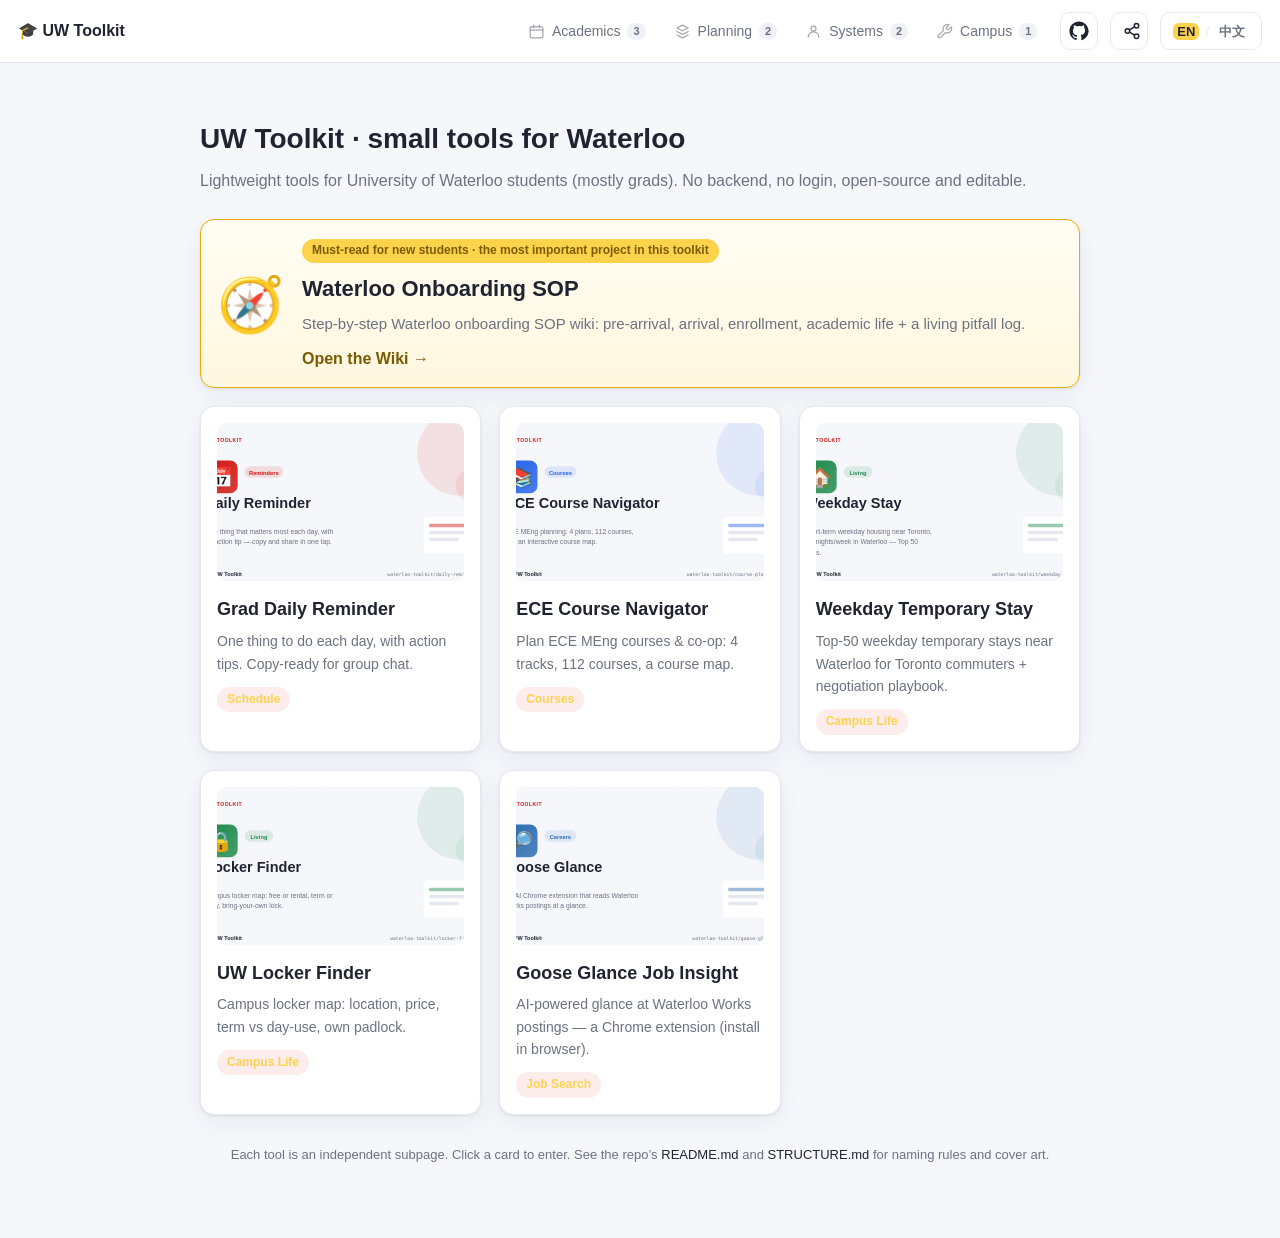
<file: index.html>
<!DOCTYPE html>
<html lang="en" data-lang="en">
<head>
  <meta charset="UTF-8" />
  <meta name="viewport" content="width=device-width, initial-scale=1.0" />
  <!-- SEO: Open Graph / Twitter（静态英文，供爬虫与分享卡片） -->
    <meta property="og:title" content="UW Toolkit · lightweight tools for Waterloo students" />
    <meta property="og:type" content="website" />
    <meta property="og:url" content="https://hairuoliu.github.io/waterloo-toolkit/" />
    <meta name="twitter:card" content="summary" />
  <meta name="description" content="UW Toolkit — lightweight tools for University of Waterloo students: onboarding SOP, grad deadlines calendar, ECE course planner, housing, lockers & more." />
  <title data-i18n="home.title">UW Toolkit · lightweight tools for Waterloo students</title>
  <link rel="stylesheet" href="assets/style.css" />
  <link rel="stylesheet" href="assets/nav.css" />
  <link rel="stylesheet" href="assets/i18n.css" />
  <script src="assets/i18n.js"></script>
  <script src="assets/i18n/home.js"></script>
  <script src="assets/i18n/nav.js"></script>
  <!-- SEO: canonical + hreflang（zh 变体 = ?lang=zh，客户端切换；x-default 指向英文） -->
    <link rel="canonical" href="https://hairuoliu.github.io/waterloo-toolkit/" />
    <link rel="alternate" hreflang="en" href="https://hairuoliu.github.io/waterloo-toolkit/" />
    <link rel="alternate" hreflang="zh" href="https://hairuoliu.github.io/waterloo-toolkit/?lang=zh" />
    <link rel="alternate" hreflang="x-default" href="https://hairuoliu.github.io/waterloo-toolkit/" />
</head>
<body>
  <header class="topbar">
    <a class="brand" href="./" data-i18n="home.brand">🎓 UW Toolkit</a>
    <div class="top-actions">
      <a class="icon-btn" href="https://github.com/HairuoLiu/waterloo-toolkit" target="_blank" rel="noopener" data-i18n-attr="aria-label:home.github;title:home.github">
        <svg viewBox="0 0 24 24" width="20" height="20" fill="currentColor" aria-hidden="true"><path d="M12 .5C5.7.5.5 5.7.5 12c0 5.1 3.3 9.4 7.9 10.9.6.1.8-.3.8-.6v-2c-3.2.7-3.9-1.4-3.9-1.4-.5-1.3-1.3-1.7-1.3-1.7-1.1-.7.1-.7.1-.7 1.2.1 1.8 1.2 1.8 1.2 1 1.8 2.7 1.3 3.4 1 .1-.8.4-1.3.7-1.6-2.6-.3-5.3-1.3-5.3-5.7 0-1.3.5-2.3 1.2-3.1-.1-.3-.5-1.5.1-3.1 0 0 1-.3 3.3 1.2a11.5 11.5 0 0 1 6 0C17 4.7 18 5 18 5c.6 1.6.2 2.8.1 3.1.8.8 1.2 1.8 1.2 3.1 0 4.4-2.7 5.4-5.3 5.7.4.4.8 1.1.8 2.2v3.3c0 .3.2.7.8.6 4.6-1.5 7.9-5.8 7.9-10.9C23.5 5.7 18.3.5 12 .5z"/></svg>
      </a>
      <button class="icon-btn" id="share-btn" data-i18n-attr="aria-label:home.share.btn;title:home.share.btn">
        <svg viewBox="0 0 24 24" width="20" height="20" fill="none" stroke="currentColor" stroke-width="2" stroke-linecap="round" stroke-linejoin="round" aria-hidden="true"><circle cx="18" cy="5" r="3"/><circle cx="6" cy="12" r="3"/><circle cx="18" cy="19" r="3"/><line x1="8.6" y1="13.5" x2="15.4" y2="17.5"/><line x1="15.4" y1="6.5" x2="8.6" y2="10.5"/></svg>
      </button>
    </div>
  </header>

  <main class="wrap">
    <section class="hero">
      <h1 data-i18n="home.hero.title">UW Toolkit · small tools for Waterloo</h1>
      <p class="sub" data-i18n="home.hero.sub">Lightweight tools for University of Waterloo students (mostly grads). No backend, no login, open-source and editable.</p>
    </section>

    <section>
      <div id="app-grid" class="grid">
        <p class="muted" data-i18n="home.loading">Loading…</p>
      </div>
    </section>

    <footer class="foot">
      <p>
        <span data-i18n="home.footer.lead">Each tool is an independent subpage. Click a card to enter.</span>
        <span data-i18n="home.footer.note"> See the repo’s</span>
        <a href="README.md">README.md</a>
        <span data-i18n="home.footer.and"> and</span>
        <a href="STRUCTURE.md">STRUCTURE.md</a>
        <span data-i18n="home.footer.tail"> for naming rules and cover art.</span>
      </p>
    </footer>
  </main>

  <!-- 顶部站点导航：滑铁卢常用站点分类索引（数据 / 行为分离，子 App 引入同样三行即可复用） -->
  <script src="assets/nav-data.js"></script>
  <script src="assets/nav.js"></script>

  <script>
    /* 卡片渲染：从 apps/manifest.json 取数，按当前语言渲染；切换语言时重渲染 */
    var __apps = null;
    function catOf(a) {
      var en = (window.UW_I18N && UW_I18N.get && UW_I18N.get() === 'en');
      return en ? (a.category_en || a.category) : (a.category || a.category_en);
    }
    function renderCards(apps) {
      var grid = document.getElementById('app-grid');
      if (!grid) return;
      grid.innerHTML = '';
      if (!apps || !apps.length) {
        grid.innerHTML = '<p class="muted">' + (window.UW_I18N && UW_I18N.t ? UW_I18N.t('home.empty', 'No tools yet — add one following STRUCTURE.md.') : 'No tools yet.') + '</p>';
        return;
      }
      // featured 置顶（其余保持原顺序）
      apps = apps.slice().sort(function (a, b) { return (b.featured ? 1 : 0) - (a.featured ? 1 : 0); });
      apps.forEach(function (a) {
        var card = document.createElement('a');
        card.href = a.path;
        var title = UW_I18N.pick(a, 'title');
        var desc = UW_I18N.pick(a, 'desc');
        if (a.featured) {
          card.className = 'app-card featured';
          card.innerHTML =
            '<div class="feat-inner">' +
              '<div class="feat-icon">' + (a.icon || '🧭') + '</div>' +
              '<div class="feat-text">' +
                '<span class="feat-tag">' + UW_I18N.t('home.featured.tag', 'Must-read for new students') + '</span>' +
                '<h3>' + title + '</h3>' +
                '<p>' + desc + '</p>' +
                '<span class="feat-cta">' + UW_I18N.t('home.featured.cta', 'Open the Wiki →') + '</span>' +
              '</div>' +
            '</div>';
        } else {
          card.className = 'app-card';
          var cover = a.cover
            ? '<img class="cover" src="' + a.cover + '" alt="' + title + '" loading="lazy" />'
            : '<div class="icon">' + (a.icon || '🔧') + '</div>';
          var tag = catOf(a);
          card.innerHTML =
            cover +
            '<h3>' + title + '</h3>' +
            '<p>' + desc + '</p>' +
            (tag ? '<span class="tag">' + tag + '</span>' : '');
        }
        grid.appendChild(card);
      });
    }

    fetch('apps/manifest.json')
      .then(function (r) { return r.json(); })
      .then(function (apps) {
        __apps = apps;
        renderCards(apps);
      })
      .catch(function (e) {
        var grid = document.getElementById('app-grid');
        if (grid) grid.innerHTML =
          '<p class="muted">' + (window.UW_I18N && UW_I18N.t ? UW_I18N.t('home.fail', 'Failed to load the list.') : 'Failed.') + ' ' + e + '</p>';
      });

    if (window.UW_I18N && UW_I18N.onChange) {
      UW_I18N.onChange(function () {
        if (__apps) renderCards(__apps);
        UW_I18N.apply(document);
      });
    }
  </script>

  <div class="toast" id="toast" hidden></div>
  <script>
    (function () {
      var sb = document.getElementById('share-btn');
      function toast(m) {
        var t = document.getElementById('toast'); if (!t) return;
        t.textContent = m; t.hidden = false; clearTimeout(toast._t);
        toast._t = setTimeout(function () { t.hidden = true; }, 1800);
      }
      function copy(u) {
        if (navigator.clipboard && navigator.clipboard.writeText) return navigator.clipboard.writeText(u);
        var ta = document.createElement('textarea'); ta.value = u; document.body.appendChild(ta); ta.select();
        try { document.execCommand('copy'); } catch (e) {}
        document.body.removeChild(ta); return Promise.resolve();
      }
      if (sb) sb.addEventListener('click', function () {
        var title = (window.UW_I18N && UW_I18N.t) ? UW_I18N.t('home.share.title', 'UW Toolkit') : 'UW Toolkit';
        var d = { title: title, text: title, url: location.href };
        if (navigator.share) { navigator.share(d).catch(function () {}); }
        else { copy(location.href).then(function () { toast((window.UW_I18N && UW_I18N.t) ? UW_I18N.t('home.share.copied', 'Link copied.') : 'Copied.'); }); }
      });
    })();
  </script>

  <script>
    /* 框架挂载语言切换按钮并应用静态词典（data-i18n / data-i18n-attr） */
    if (window.UW_I18N && UW_I18N.mountToggle) UW_I18N.mountToggle();
    if (window.UW_I18N && UW_I18N.apply) UW_I18N.apply(document);
  </script>
</body>
</html>
</file>
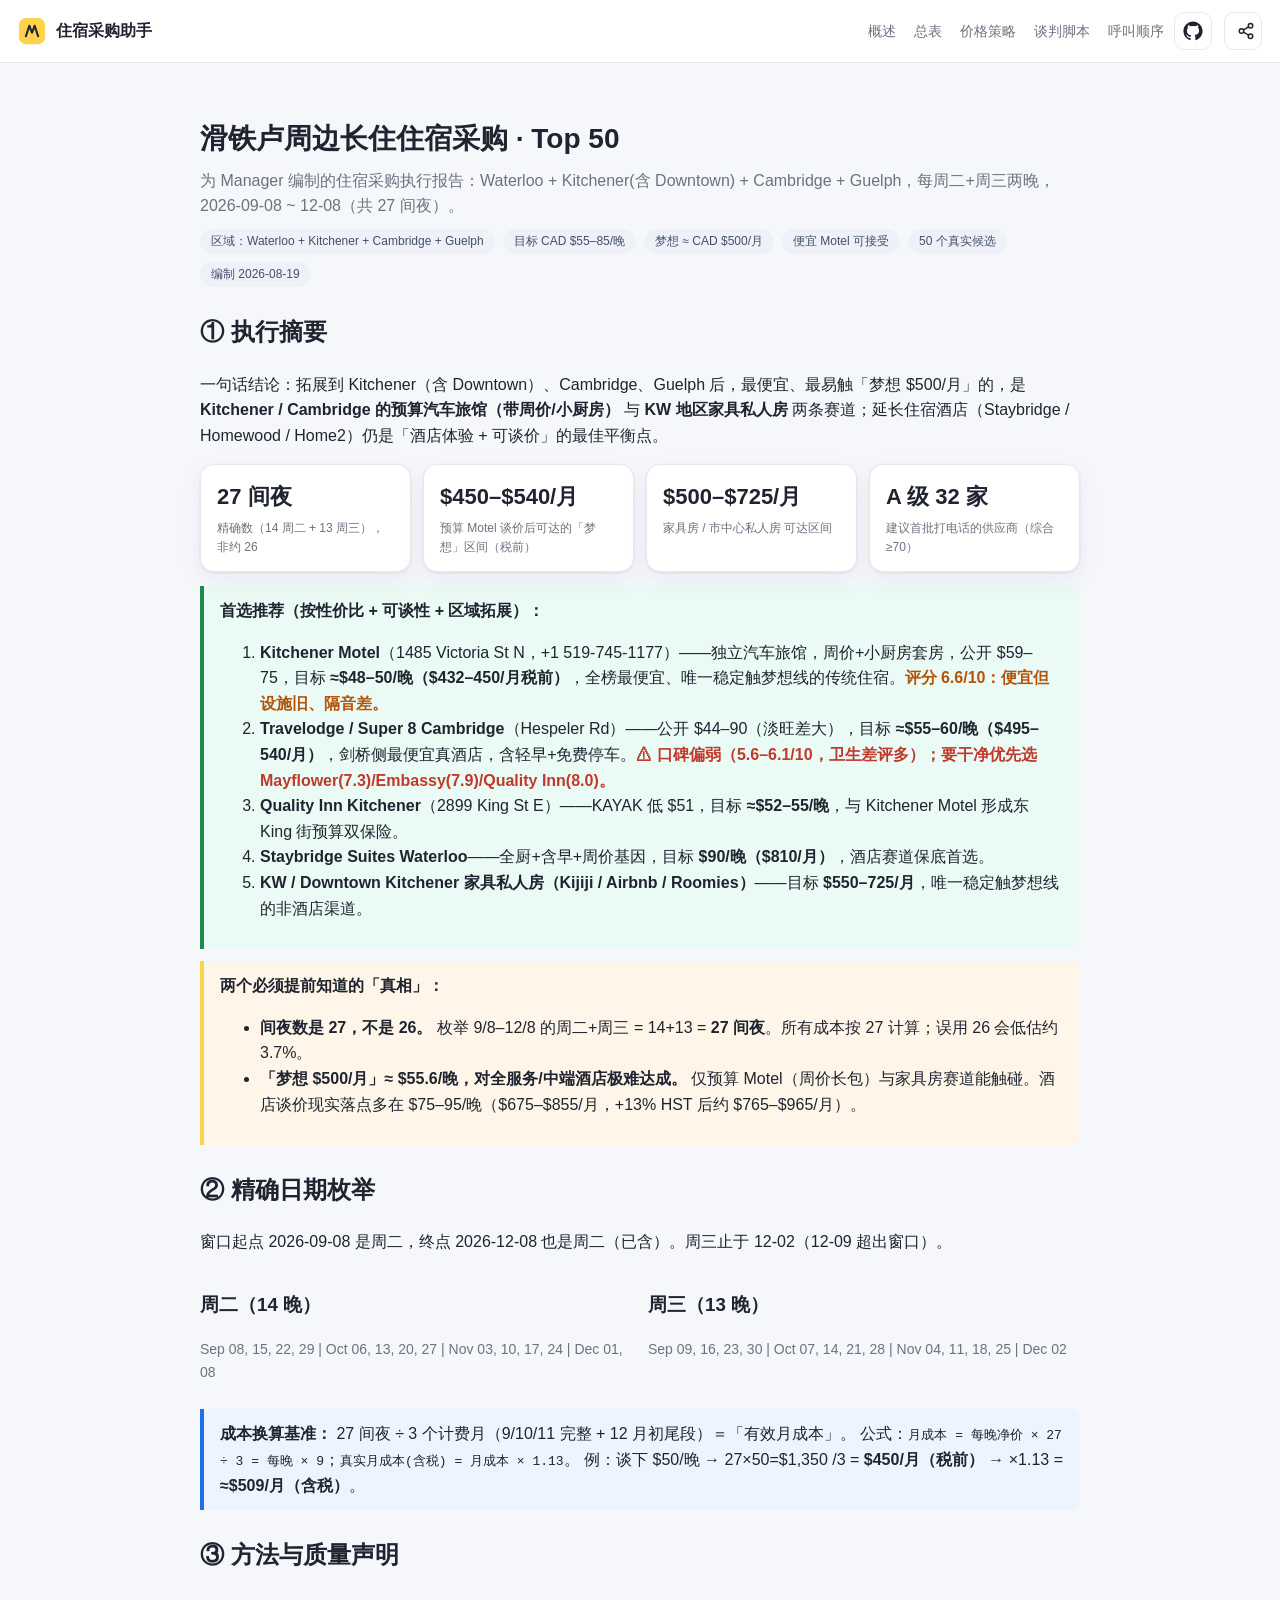
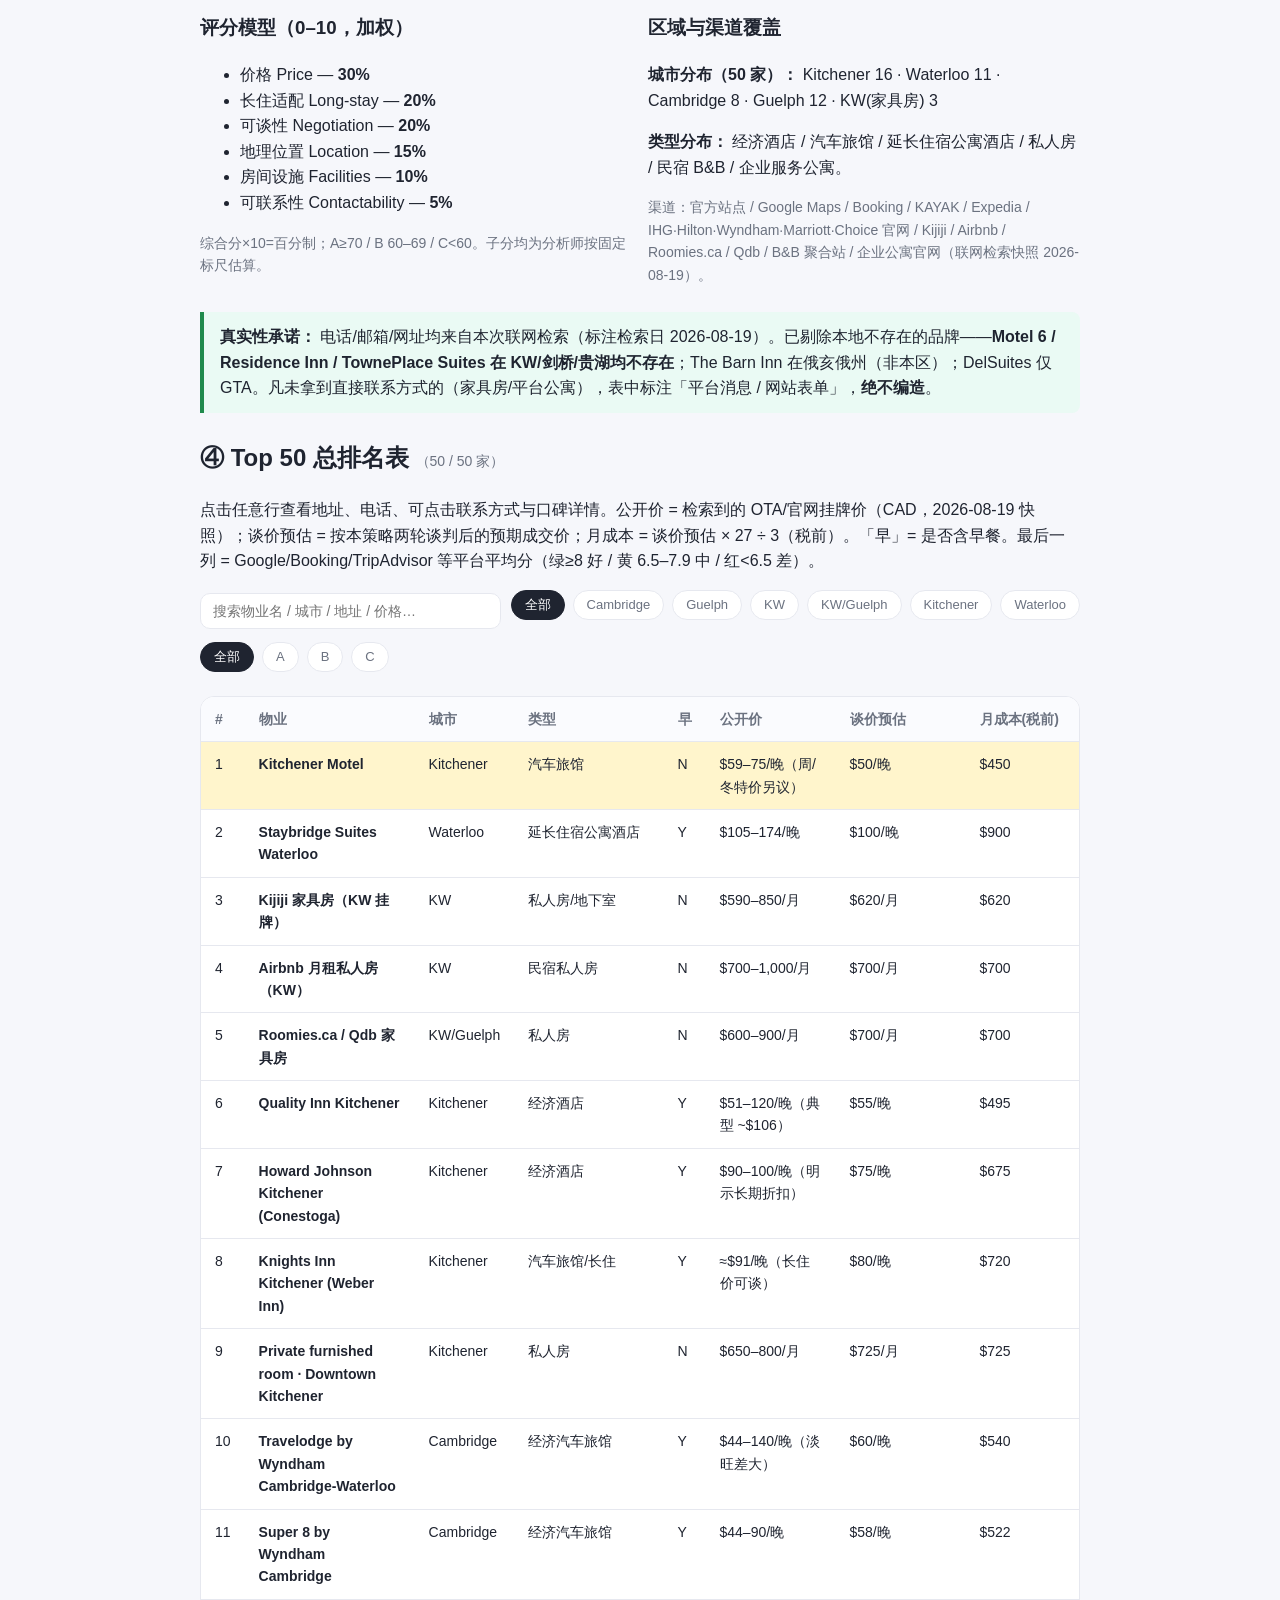
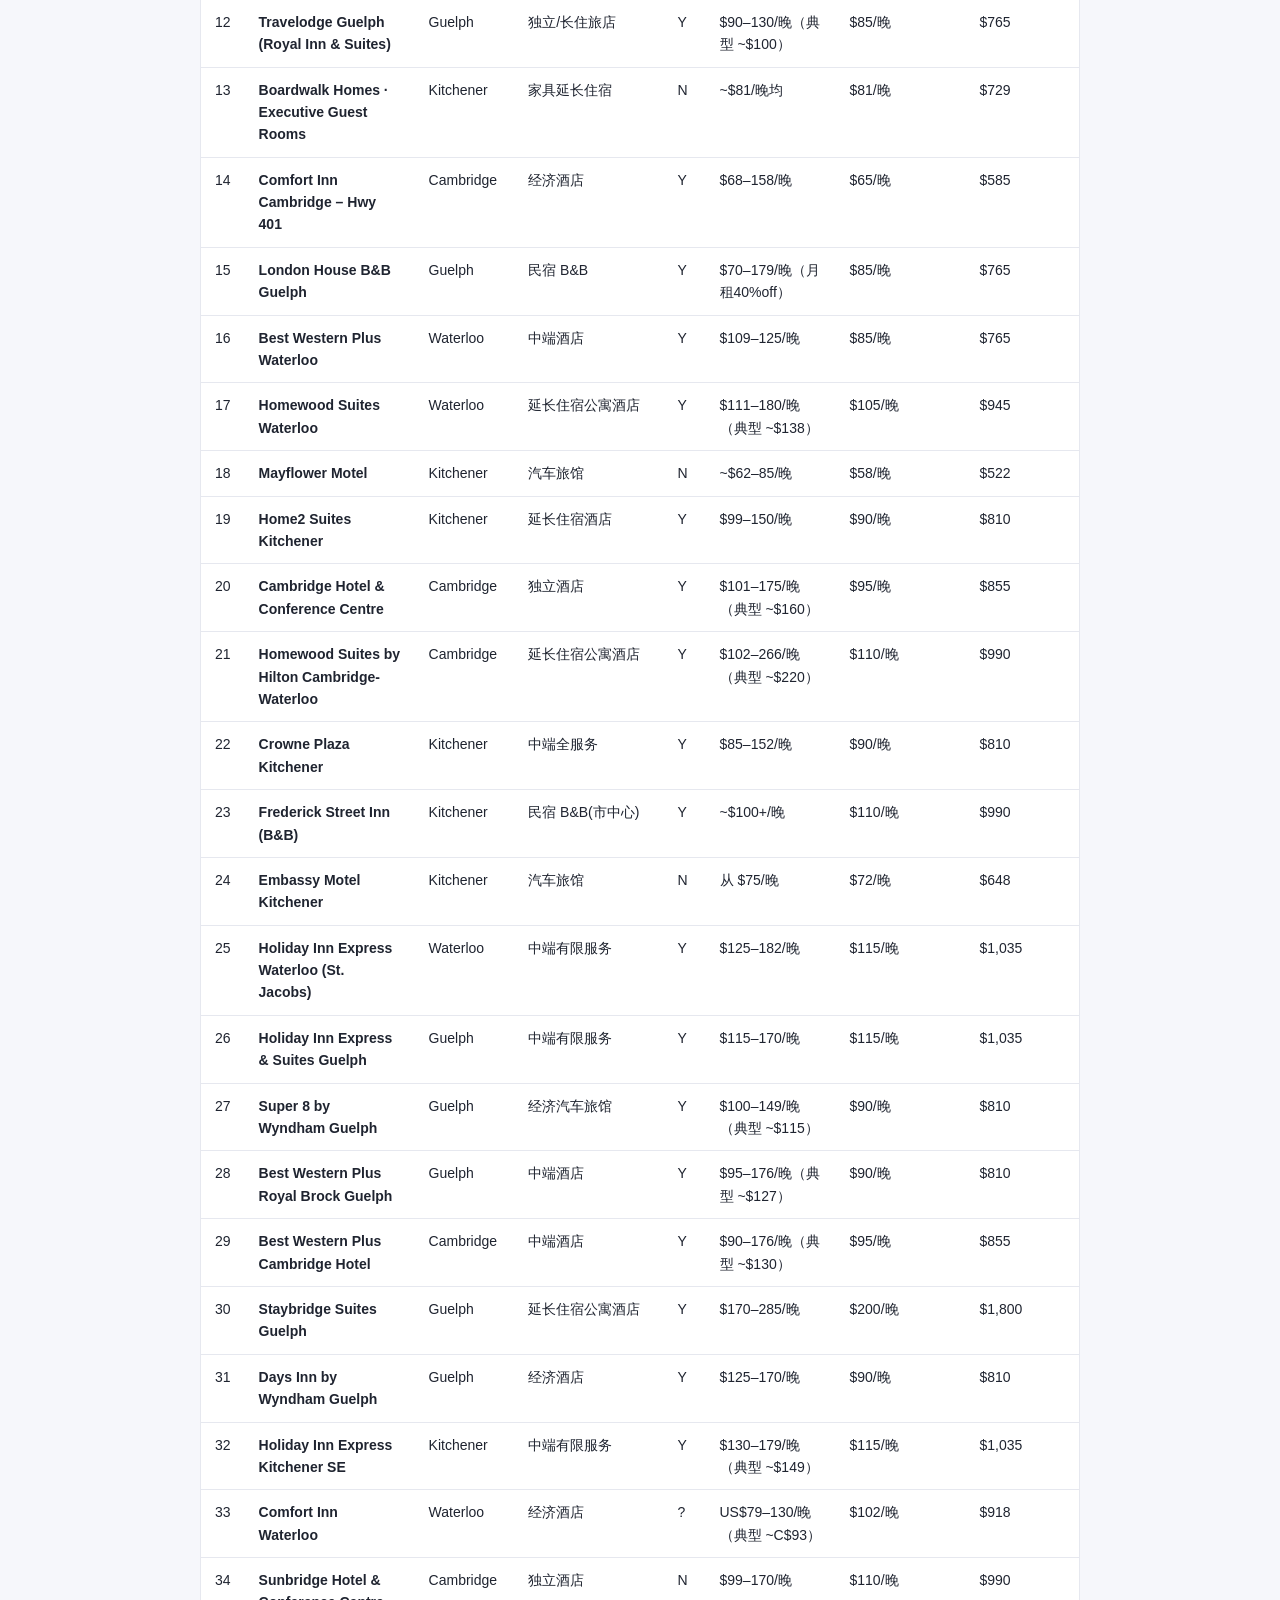
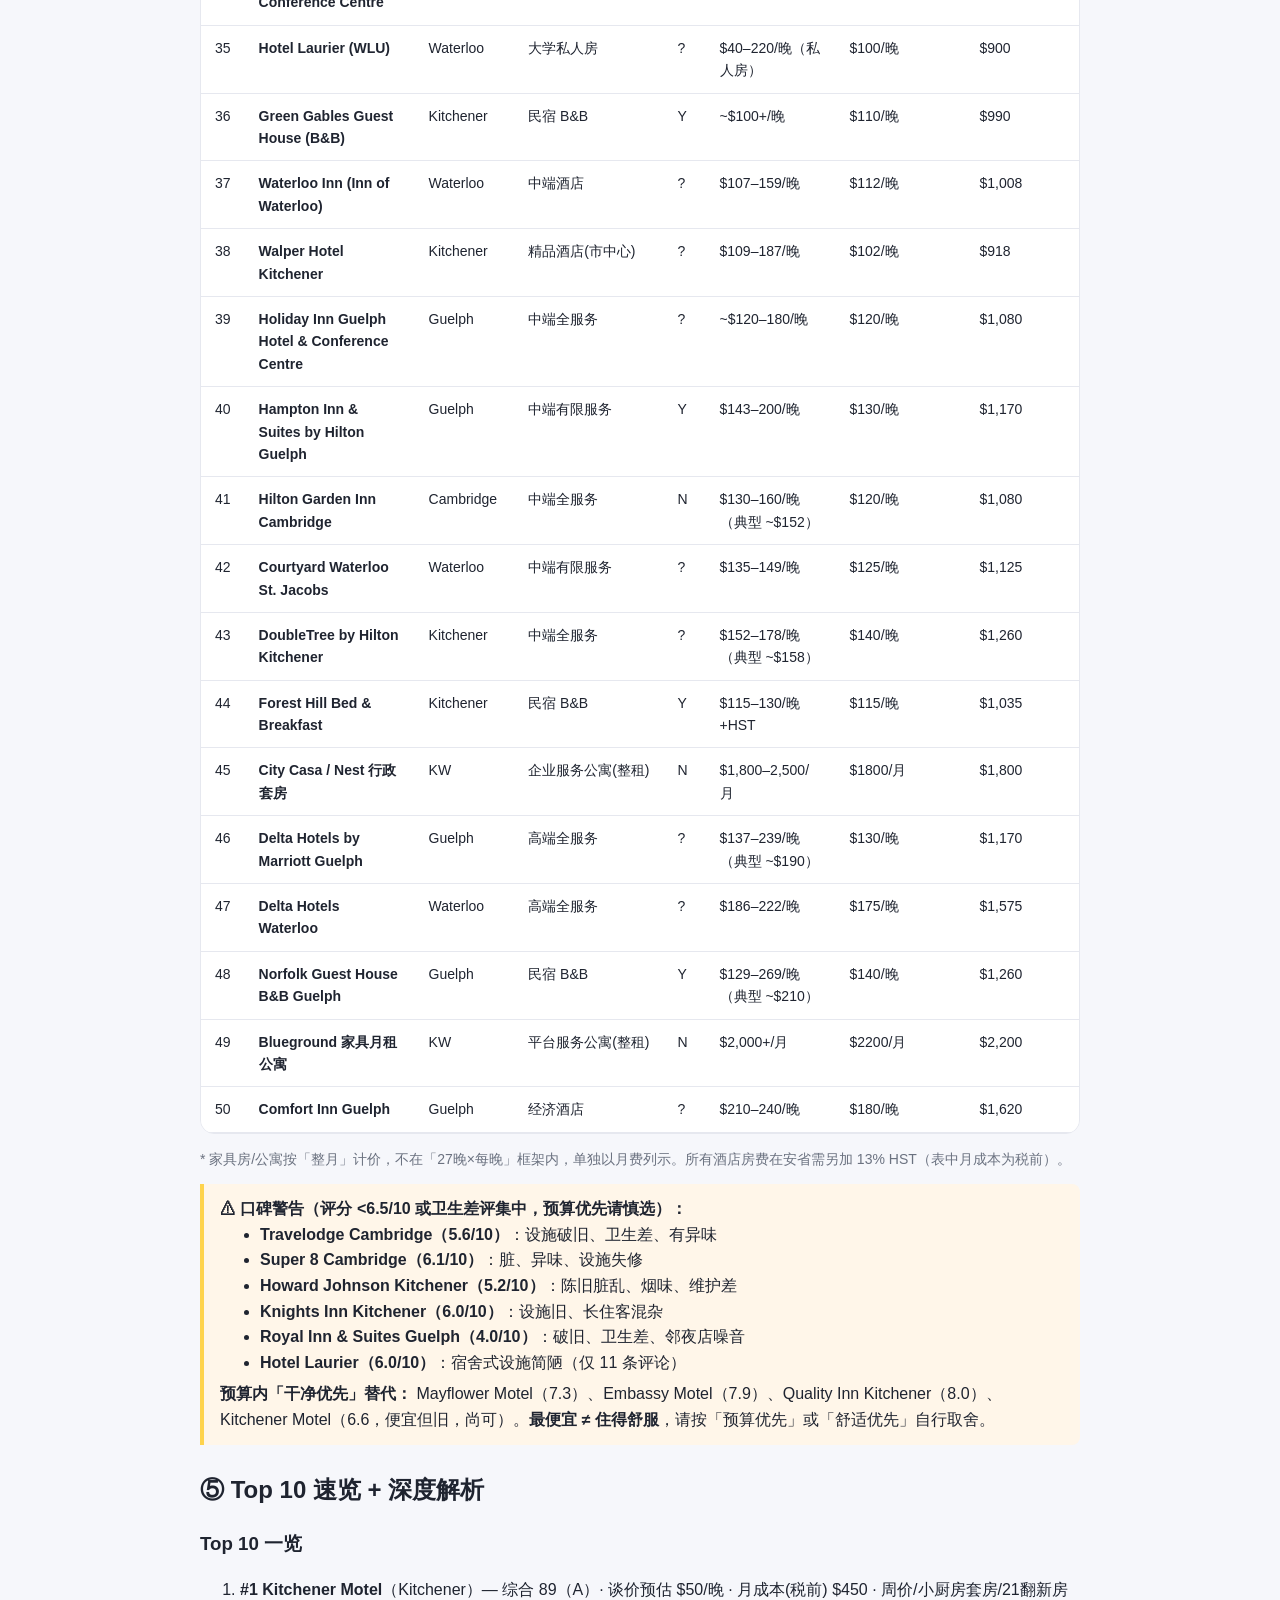
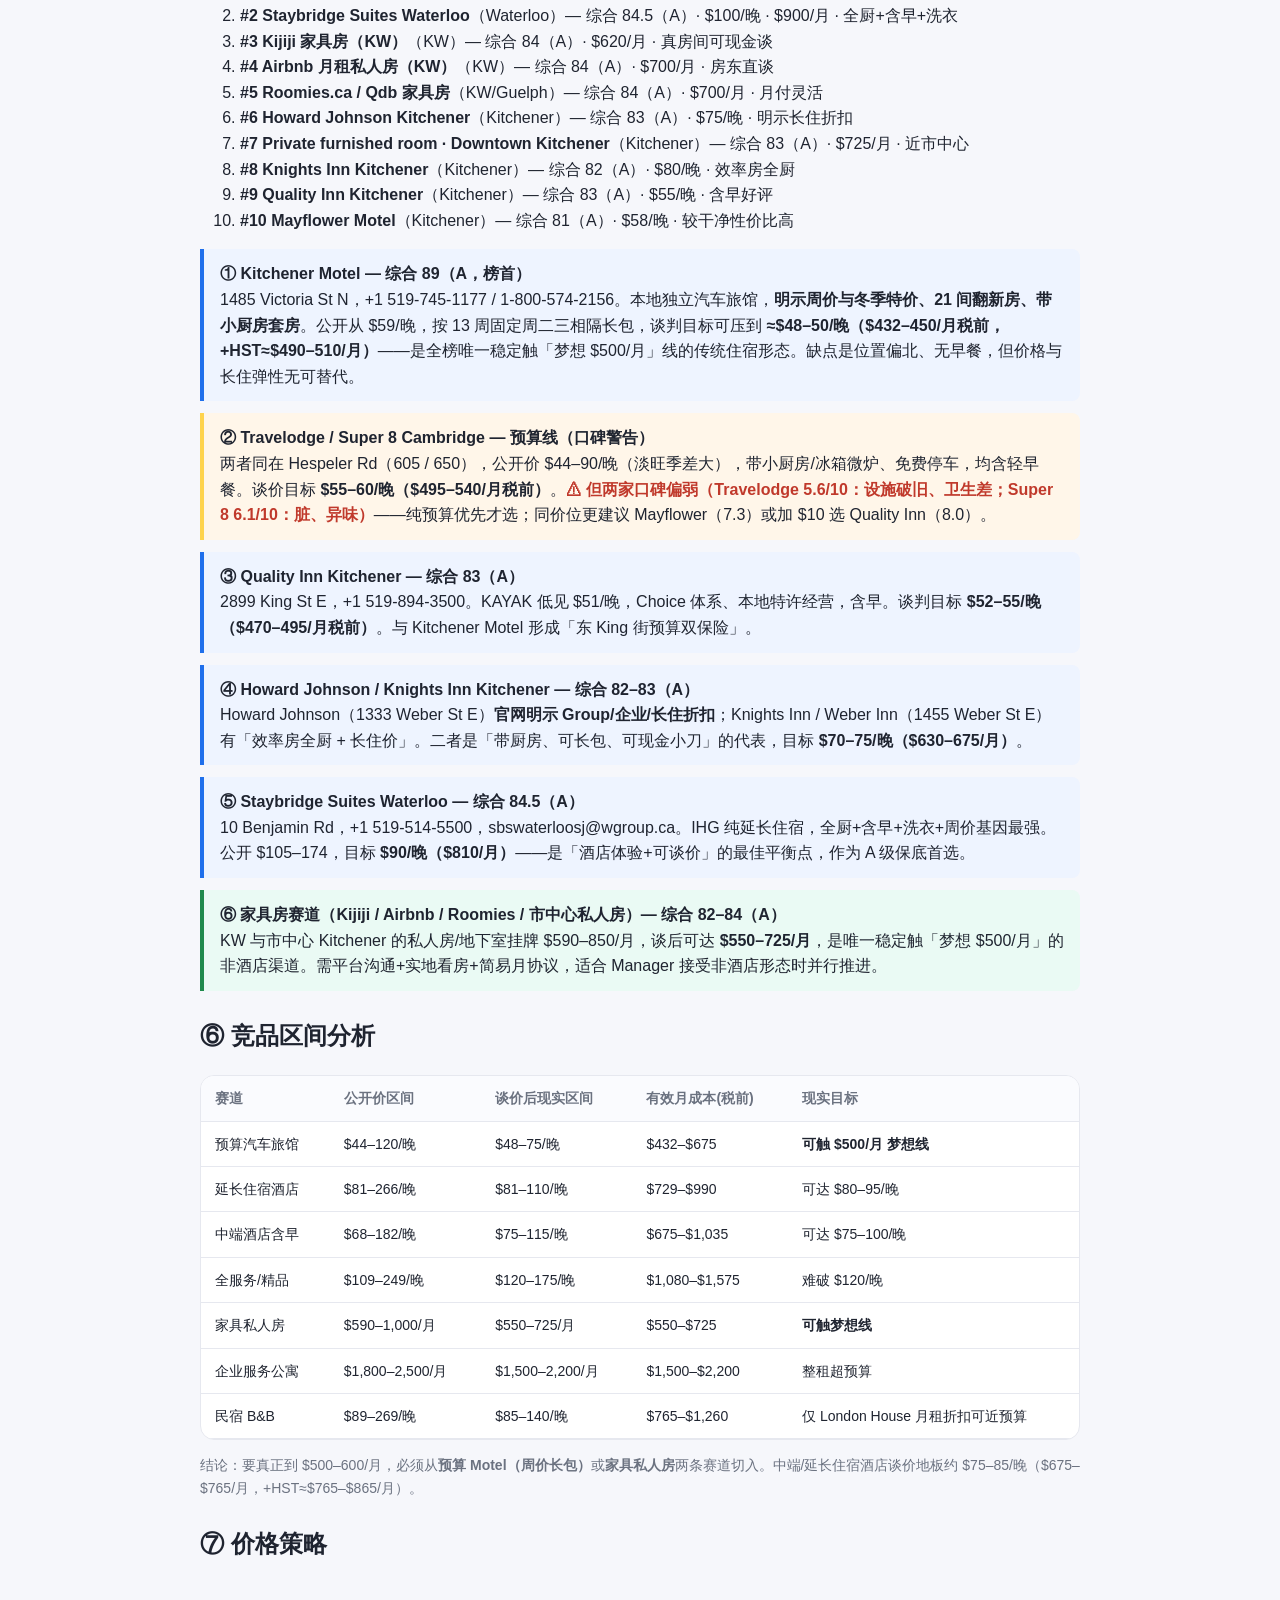
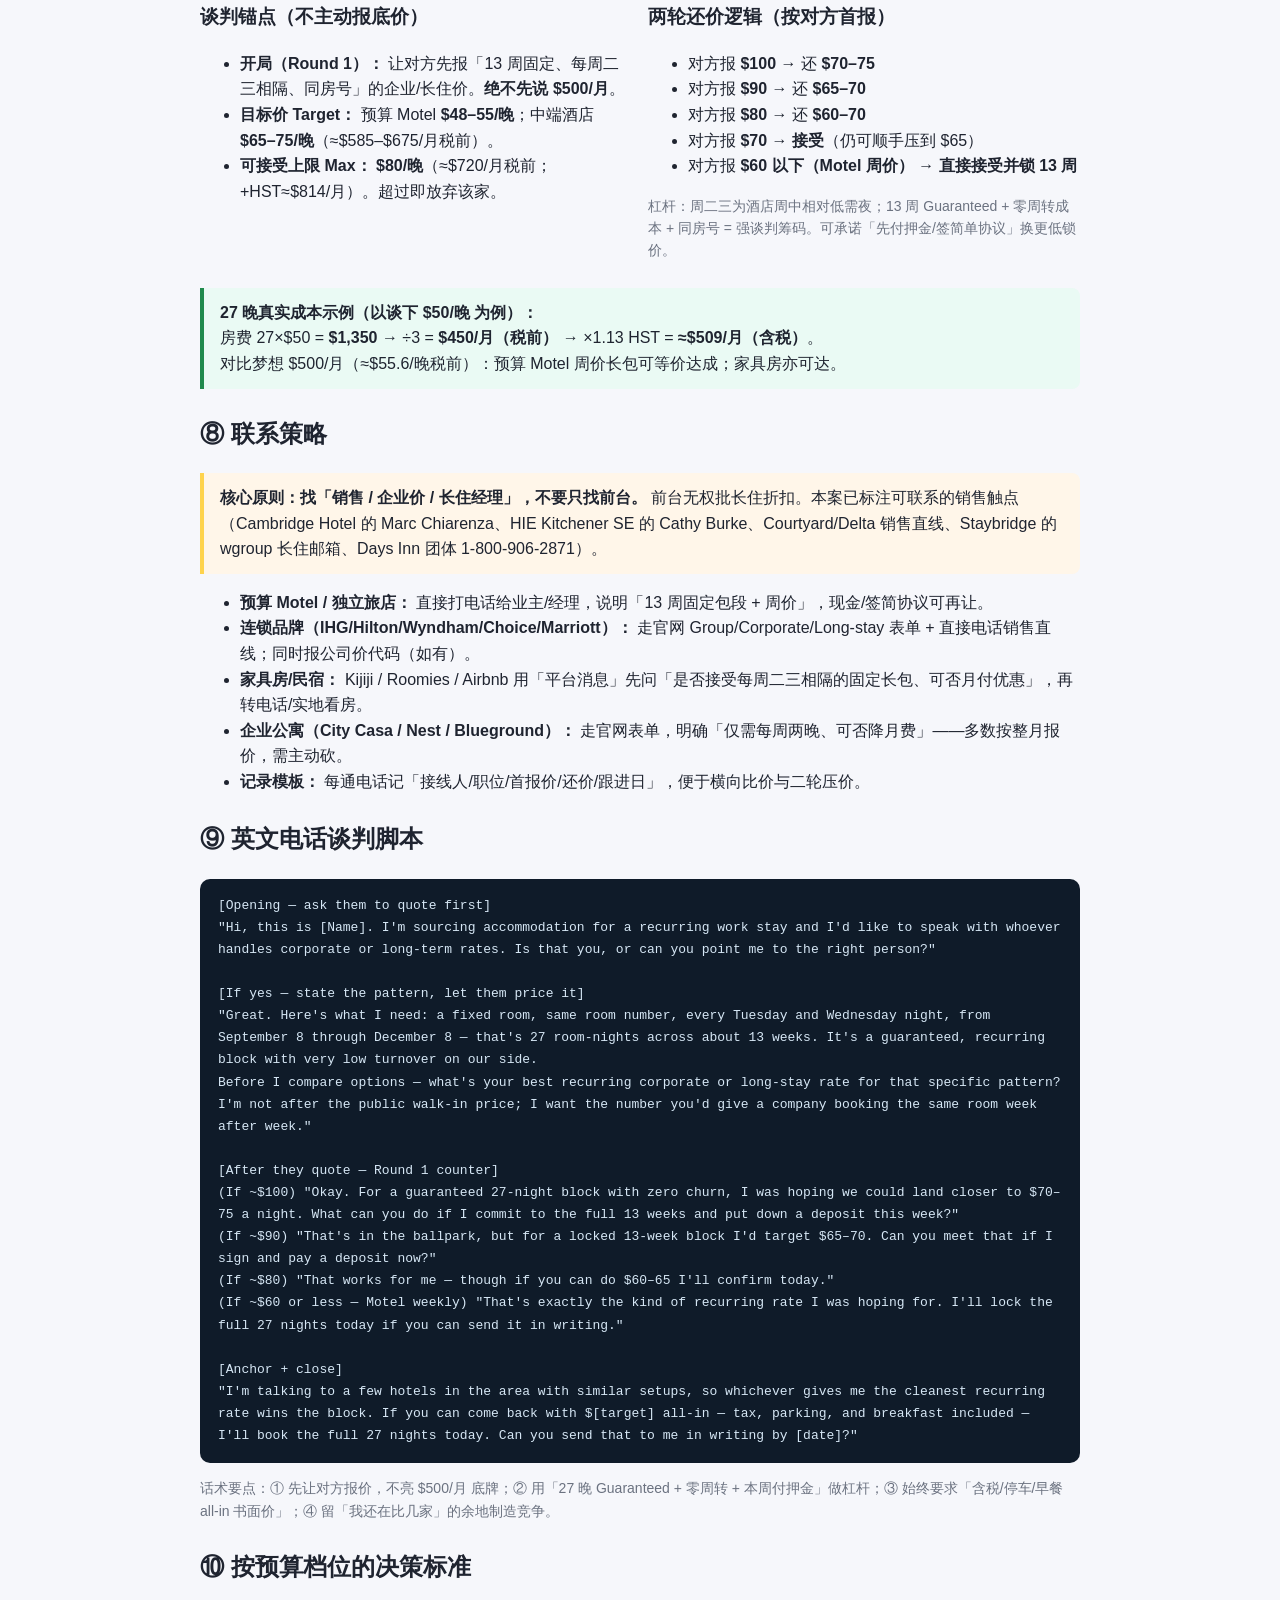
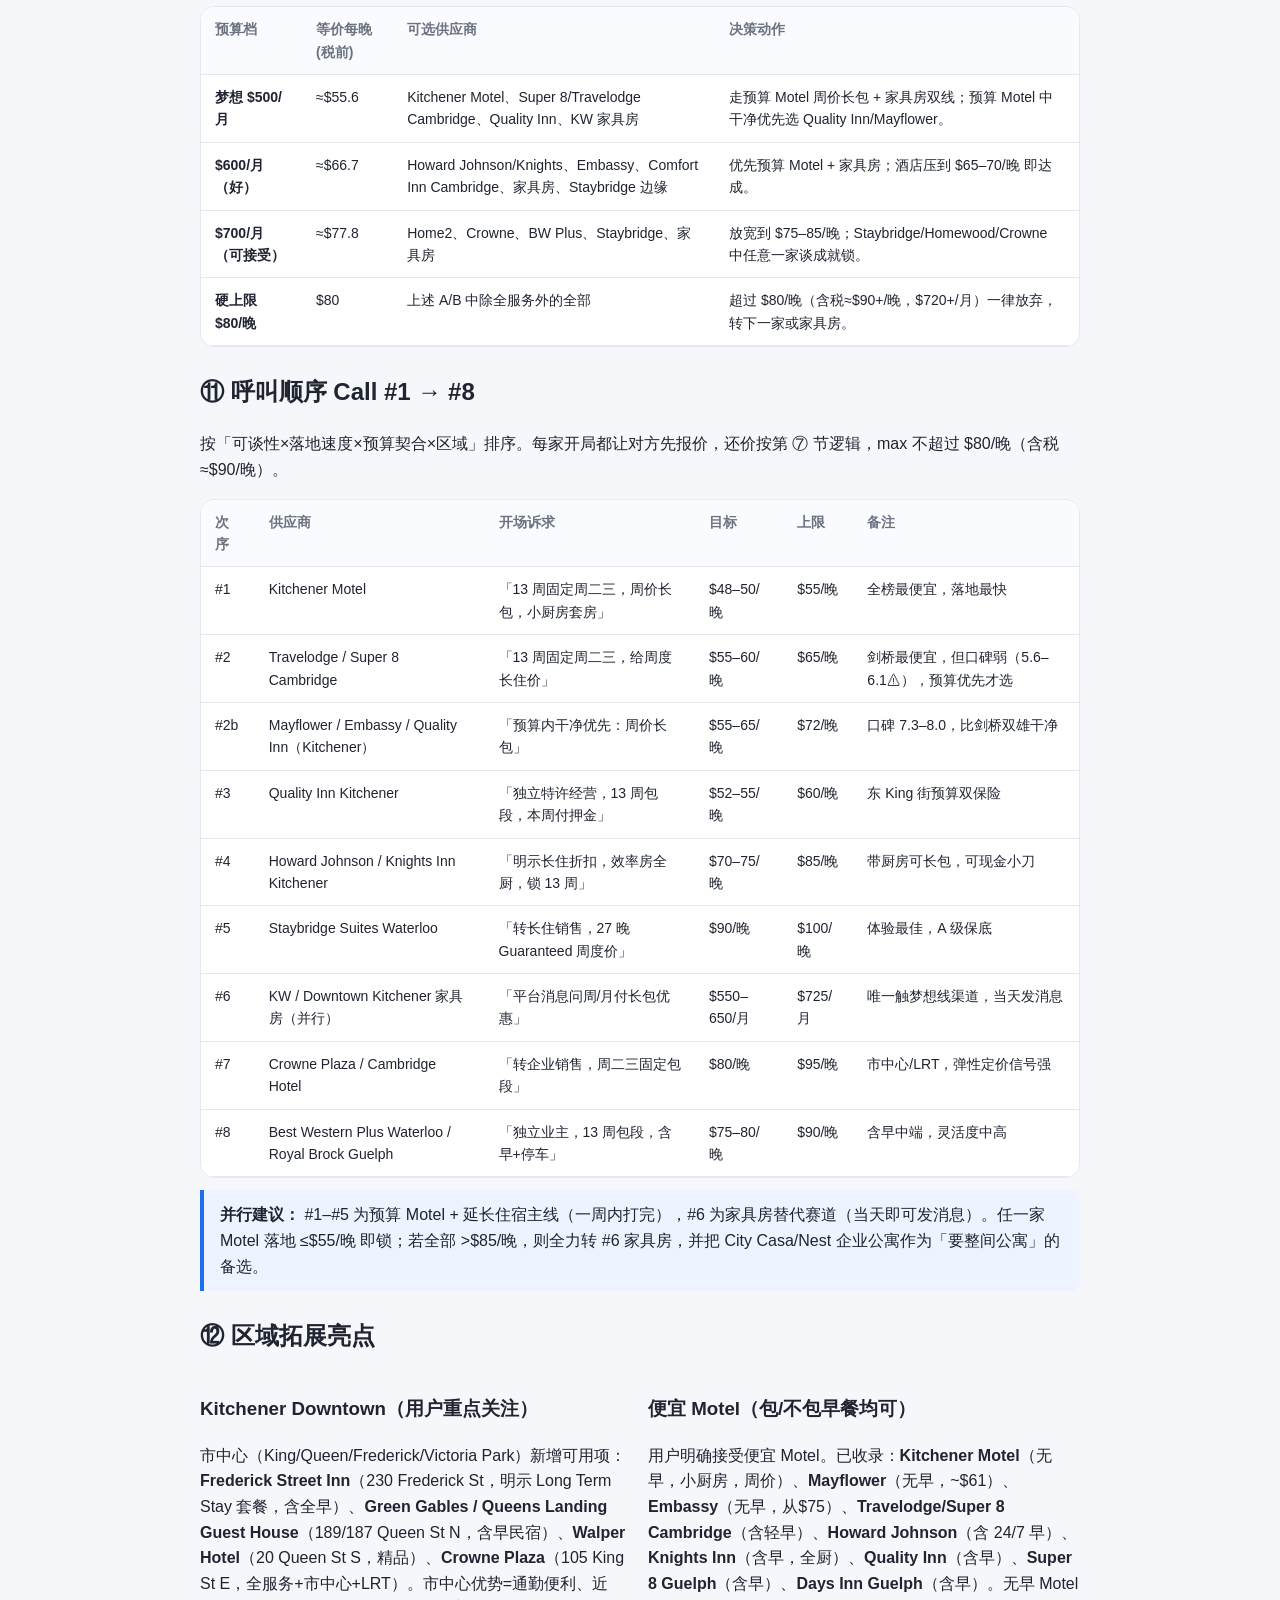
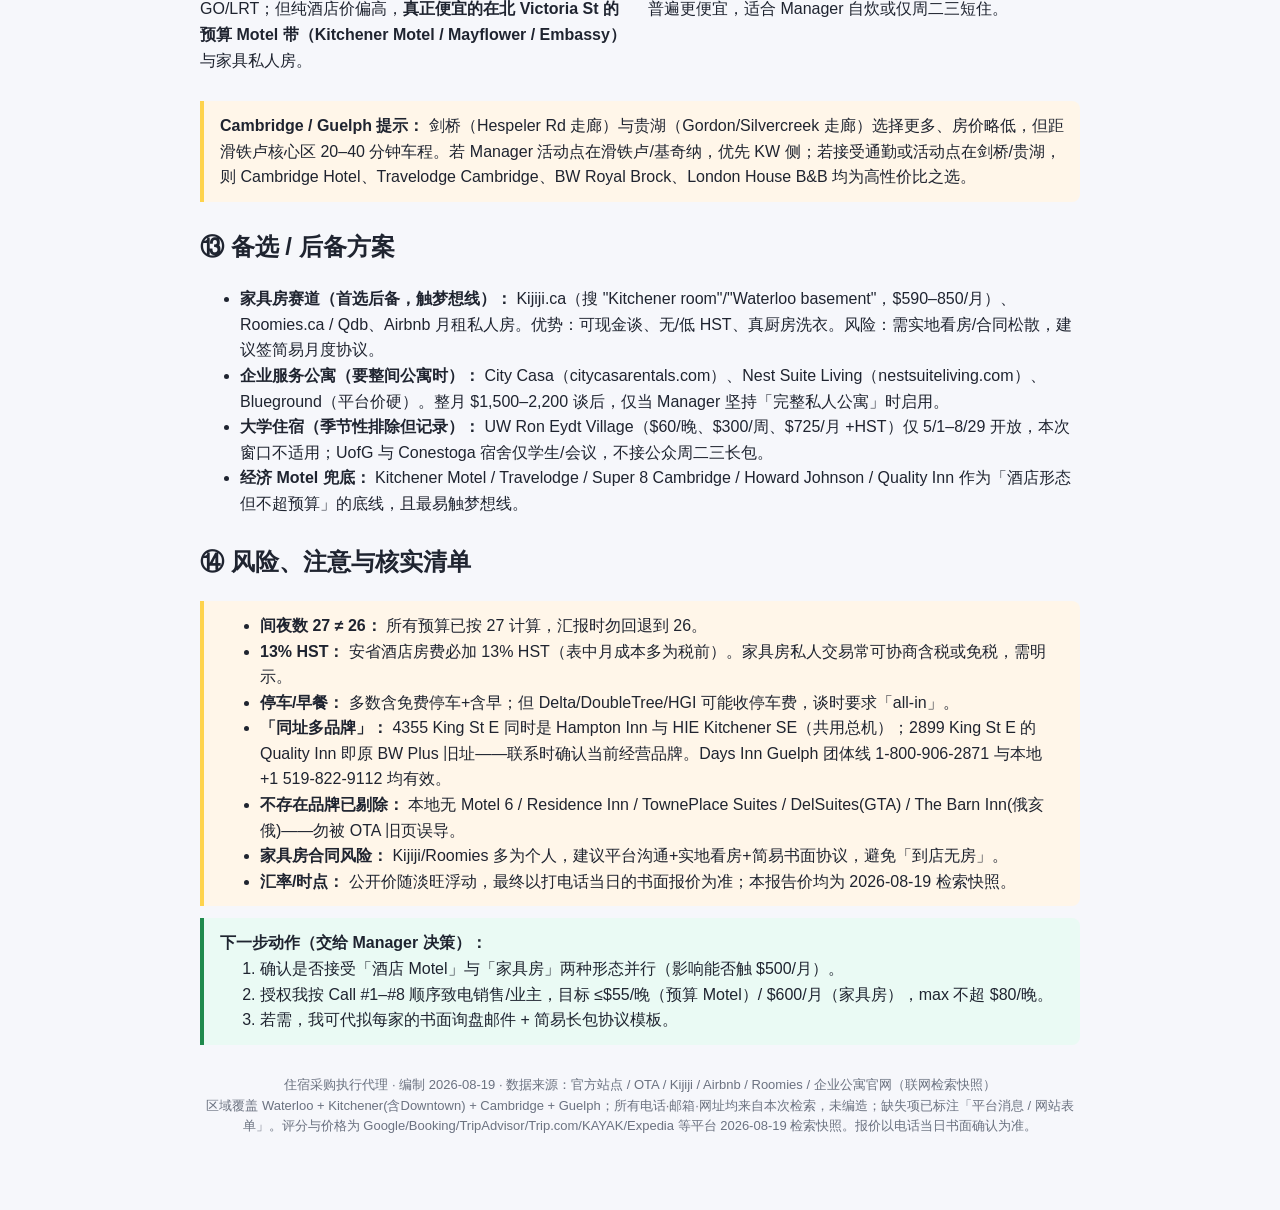
<file: apps/accommodation-sourcing/index.html>
<!DOCTYPE html>
<html lang="zh-CN">
<head>
  <meta charset="UTF-8" />
  <meta name="viewport" content="width=device-width, initial-scale=1.0" />
  <title>住宿采购助手 · 滑铁卢工具箱</title>
  <link rel="stylesheet" href="../../assets/style.css" />
  <style>
    /* 仅住宿工具专属组件样式；其余一律复用 assets/style.css 的全站设计语言 */
    .kpi-grid { display:grid; grid-template-columns:repeat(auto-fit,minmax(180px,1fr)); gap:12px; margin:14px 0; }
    .kpi { background:var(--card); border:1px solid var(--line); border-radius:var(--radius); padding:14px 16px; box-shadow:var(--shadow); }
    .kpi .v { font-size:22px; font-weight:700; color:var(--ink); }
    .kpi .l { font-size:12px; color:var(--muted); margin-top:4px; }
    .two { display:grid; grid-template-columns:1fr 1fr; gap:16px; }
    @media (max-width:760px){ .two { grid-template-columns:1fr; } }
    .box-callout { border-left:4px solid #1f6feb; background:#eef4ff; padding:12px 16px; border-radius:0 8px 8px 0; margin:12px 0; }
    .box-warn { border-left:4px solid var(--brand); background:#fff6e9; padding:12px 16px; border-radius:0 8px 8px 0; margin:12px 0; }
    .box-good { border-left:4px solid #1f8a4c; background:#eafaf4; padding:12px 16px; border-radius:0 8px 8px 0; margin:12px 0; }
    .P-A { color:#fff; background:#1f6feb; border-radius:6px; padding:2px 9px; font-weight:600; font-size:12px; }
    .P-B { color:#fff; background:#1f8a4c; border-radius:6px; padding:2px 9px; font-weight:600; font-size:12px; }
    .P-C { color:#fff; background:#b45309; border-radius:6px; padding:2px 9px; font-weight:600; font-size:12px; }
    .rt-good { color:#1f8a4c; font-weight:700; }
    .rt-mid { color:#b45309; font-weight:700; }
    .rt-bad { color:#c0392b; font-weight:700; }
    .rank1 td { background:#fff5cc !important; }
    .rowlink { cursor:pointer; }
    .rowlink:hover td { background:#f3f5fb; }
    .rank1.rowlink:hover td { background:#fff0b3 !important; }
    section { scroll-margin-top:72px; }
    .pill-row { display:flex; flex-wrap:wrap; gap:8px; margin:10px 0 0; }
    .pill { display:inline-block; background:#eef1f7; color:#44506b; border-radius:999px; padding:3px 11px; font-size:12px; }
    .script { background:#0f1b29; color:#d6e7f5; padding:16px 18px; border-radius:10px; font-family:"SF Mono",Consolas,monospace; font-size:13px; white-space:pre-wrap; line-height:1.7; }
    .search { flex:1 1 240px; min-width:200px; border:1px solid var(--line); border-radius:10px; padding:9px 12px; font-size:14px; outline:none; background:var(--card); }
    .search:focus { border-color:#1f6feb; }
    #accom-table th, #accom-table td { white-space:nowrap; }
    #accom-table td:nth-child(2) { white-space:normal; min-width:170px; }
    #accom-table td:nth-child(6), #accom-table td:nth-child(7) { white-space:normal; min-width:130px; }
    .tag-city { display:inline-block; margin-top:4px; font-size:12px; padding:3px 10px; border-radius:999px; background:#eef1f7; color:#44506b; font-weight:600; }
  </style>
</head>
<body>
  <header class="topbar">
    <a class="brand" href="../../index.html" aria-label="返回滑铁卢工具箱">
      <span class="uw-logo" aria-hidden="true">
        <svg viewBox="0 0 32 32" width="28" height="28">
          <rect x="1" y="1" width="30" height="30" rx="8" fill="#FED34C"/>
          <path d="M9 22 L13 10 L16 18 L19 10 L23 22" fill="none" stroke="#1f2430" stroke-width="2.4" stroke-linejoin="round" stroke-linecap="round"/>
        </svg>
      </span>
      <span class="brand-text">住宿采购助手</span>
    </a>
    <nav class="topbar-nav">
      <a href="#summary">概述</a>
      <a href="#table">总表</a>
      <a href="#price">价格策略</a>
      <a href="#script">谈判脚本</a>
      <a href="#call">呼叫顺序</a>
    </nav>
    <div class="top-actions">
      <a class="icon-btn" href="https://github.com/HairuoLiu/waterloo-toolkit/tree/master/apps/accommodation-sourcing" target="_blank" rel="noopener" aria-label="在 GitHub 查看源码" title="在 GitHub 查看源码">
        <svg viewBox="0 0 24 24" width="20" height="20" fill="currentColor" aria-hidden="true"><path d="M12 .5C5.7.5.5 5.7.5 12c0 5.1 3.3 9.4 7.9 10.9.6.1.8-.3.8-.6v-2c-3.2.7-3.9-1.4-3.9-1.4-.5-1.3-1.3-1.7-1.3-1.7-1.1-.7.1-.7.1-.7 1.2.1 1.8 1.2 1.8 1.2 1 1.8 2.7 1.3 3.4 1 .1-.8.4-1.3.7-1.6-2.6-.3-5.3-1.3-5.3-5.7 0-1.3.5-2.3 1.2-3.1-.1-.3-.5-1.5.1-3.1 0 0 1-.3 3.3 1.2a11.5 11.5 0 0 1 6 0C17 4.7 18 5 18 5c.6 1.6.2 2.8.1 3.1.8.8 1.2 1.8 1.2 3.1 0 4.4-2.7 5.4-5.3 5.7.4.4.8 1.1.8 2.2v3.3c0 .3.2.7.8.6 4.6-1.5 7.9-5.8 7.9-10.9C23.5 5.7 18.3.5 12 .5z"/></svg>
      </a>
      <button class="icon-btn" id="share-btn" aria-label="分享此页面" title="分享此页面">
        <svg viewBox="0 0 24 24" width="20" height="20" fill="none" stroke="currentColor" stroke-width="2" stroke-linecap="round" stroke-linejoin="round" aria-hidden="true"><circle cx="18" cy="5" r="3"/><circle cx="6" cy="12" r="3"/><circle cx="18" cy="19" r="3"/><line x1="8.6" y1="13.5" x2="15.4" y2="17.5"/><line x1="15.4" y1="6.5" x2="8.6" y2="10.5"/></svg>
      </button>
    </div>
  </header>

  <main class="wrap">
    <section class="hero" id="summary">
      <h1>滑铁卢周边长住住宿采购 · Top 50</h1>
      <p class="sub">为 Manager 编制的住宿采购执行报告：Waterloo + Kitchener(含 Downtown) + Cambridge + Guelph，每周二+周三两晚，2026-09-08 ~ 12-08（共 27 间夜）。</p>
      <div class="pill-row">
        <span class="pill">区域：Waterloo + Kitchener + Cambridge + Guelph</span>
        <span class="pill">目标 CAD $55–85/晚</span>
        <span class="pill">梦想 ≈ CAD $500/月</span>
        <span class="pill">便宜 Motel 可接受</span>
        <span class="pill">50 个真实候选</span>
        <span class="pill">编制 2026-08-19</span>
      </div>
    </section>

    <!-- 1. EXEC SUMMARY -->
    <section>
      <h2>① 执行摘要</h2>
      <p class="sub">一句话结论：拓展到 Kitchener（含 Downtown）、Cambridge、Guelph 后，最便宜、最易触「梦想 $500/月」的，是 <b>Kitchener / Cambridge 的预算汽车旅馆（带周价/小厨房）</b> 与 <b>KW 地区家具私人房</b> 两条赛道；延长住宿酒店（Staybridge / Homewood / Home2）仍是「酒店体验 + 可谈价」的最佳平衡点。</p>
      <div class="kpi-grid">
        <div class="kpi"><div class="v">27 间夜</div><div class="l">精确数（14 周二 + 13 周三），非约 26</div></div>
        <div class="kpi"><div class="v">$450–$540/月</div><div class="l">预算 Motel 谈价后可达的「梦想」区间（税前）</div></div>
        <div class="kpi"><div class="v">$500–$725/月</div><div class="l">家具房 / 市中心私人房 可达区间</div></div>
        <div class="kpi"><div class="v">A 级 32 家</div><div class="l">建议首批打电话的供应商（综合≥70）</div></div>
      </div>
      <div class="box-good">
        <b>首选推荐（按性价比 + 可谈性 + 区域拓展）：</b>
        <ol>
          <li><b>Kitchener Motel</b>（1485 Victoria St N，+1 519-745-1177）——独立汽车旅馆，周价+小厨房套房，公开 $59–75，目标 <b>≈$48–50/晚（$432–450/月税前）</b>，全榜最便宜、唯一稳定触梦想线的传统住宿。<span style="color:#b45309;font-weight:600">评分 6.6/10：便宜但设施旧、隔音差。</span></li>
          <li><b>Travelodge / Super 8 Cambridge</b>（Hespeler Rd）——公开 $44–90（淡旺差大），目标 <b>≈$55–60/晚（$495–540/月）</b>，剑桥侧最便宜真酒店，含轻早+免费停车。<span style="color:#c0392b;font-weight:600">⚠ 口碑偏弱（5.6–6.1/10，卫生差评多）；要干净优先选 Mayflower(7.3)/Embassy(7.9)/Quality Inn(8.0)。</span></li>
          <li><b>Quality Inn Kitchener</b>（2899 King St E）——KAYAK 低 $51，目标 <b>≈$52–55/晚</b>，与 Kitchener Motel 形成东 King 街预算双保险。</li>
          <li><b>Staybridge Suites Waterloo</b>——全厨+含早+周价基因，目标 <b>$90/晚（$810/月）</b>，酒店赛道保底首选。</li>
          <li><b>KW / Downtown Kitchener 家具私人房（Kijiji / Airbnb / Roomies）</b>——目标 <b>$550–725/月</b>，唯一稳定触梦想线的非酒店渠道。</li>
        </ol>
      </div>
      <div class="box-warn">
        <b>两个必须提前知道的「真相」：</b>
        <ul>
          <li><b>间夜数是 27，不是 26。</b> 枚举 9/8–12/8 的周二+周三 = 14+13 = <b>27 间夜</b>。所有成本按 27 计算；误用 26 会低估约 3.7%。</li>
          <li><b>「梦想 $500/月」≈ $55.6/晚，对全服务/中端酒店极难达成。</b> 仅预算 Motel（周价长包）与家具房赛道能触碰。酒店谈价现实落点多在 $75–95/晚（$675–$855/月，+13% HST 后约 $765–$965/月）。</li>
        </ul>
      </div>
    </section>

    <!-- 2. EXACT DATES -->
    <section>
      <h2>② 精确日期枚举</h2>
      <p class="sub">窗口起点 2026-09-08 是周二，终点 2026-12-08 也是周二（已含）。周三止于 12-02（12-09 超出窗口）。</p>
      <div class="two">
        <div><h3>周二（14 晚）</h3><p class="small muted">Sep 08, 15, 22, 29 | Oct 06, 13, 20, 27 | Nov 03, 10, 17, 24 | Dec 01, 08</p></div>
        <div><h3>周三（13 晚）</h3><p class="small muted">Sep 09, 16, 23, 30 | Oct 07, 14, 21, 28 | Nov 04, 11, 18, 25 | Dec 02</p></div>
      </div>
      <div class="box-callout">
        <b>成本换算基准：</b> 27 间夜 ÷ 3 个计费月（9/10/11 完整 + 12 月初尾段）＝「有效月成本」。
        公式：<code>月成本 = 每晚净价 × 27 ÷ 3 = 每晚 × 9</code>；<code>真实月成本(含税) = 月成本 × 1.13</code>。
        例：谈下 $50/晚 → 27×50=$1,350 /3 = <b>$450/月（税前）</b> → ×1.13 = <b>≈$509/月（含税）</b>。
      </div>
    </section>

    <!-- 3. METHODOLOGY -->
    <section>
      <h2>③ 方法与质量声明</h2>
      <div class="two">
        <div>
          <h3>评分模型（0–10，加权）</h3>
          <ul class="small">
            <li>价格 Price — <b>30%</b></li>
            <li>长住适配 Long-stay — <b>20%</b></li>
            <li>可谈性 Negotiation — <b>20%</b></li>
            <li>地理位置 Location — <b>15%</b></li>
            <li>房间设施 Facilities — <b>10%</b></li>
            <li>可联系性 Contactability — <b>5%</b></li>
          </ul>
          <p class="small muted">综合分×10=百分制；A≥70 / B 60–69 / C&lt;60。子分均为分析师按固定标尺估算。</p>
        </div>
        <div>
          <h3>区域与渠道覆盖</h3>
          <p class="small"><b>城市分布（50 家）：</b> Kitchener 16 · Waterloo 11 · Cambridge 8 · Guelph 12 · KW(家具房) 3</p>
          <p class="small"><b>类型分布：</b> 经济酒店 / 汽车旅馆 / 延长住宿公寓酒店 / 私人房 / 民宿 B&B / 企业服务公寓。</p>
          <p class="small muted">渠道：官方站点 / Google Maps / Booking / KAYAK / Expedia / IHG·Hilton·Wyndham·Marriott·Choice 官网 / Kijiji / Airbnb / Roomies.ca / Qdb / B&B 聚合站 / 企业公寓官网（联网检索快照 2026-08-19）。</p>
        </div>
      </div>
      <div class="box-good">
        <b>真实性承诺：</b> 电话/邮箱/网址均来自本次联网检索（标注检索日 2026-08-19）。已剔除本地不存在的品牌——<b>Motel 6 / Residence Inn / TownePlace Suites 在 KW/剑桥/贵湖均不存在</b>；The Barn Inn 在俄亥俄州（非本区）；DelSuites 仅 GTA。凡未拿到直接联系方式的（家具房/平台公寓），表中标注「平台消息 / 网站表单」，<b>绝不编造</b>。
      </div>
    </section>

    <!-- 4. MASTER TABLE -->
    <section id="table">
      <h2>④ Top 50 总排名表 <span id="accom-count" class="muted"></span></h2>
      <p class="sub">点击任意行查看地址、电话、可点击联系方式与口碑详情。公开价 = 检索到的 OTA/官网挂牌价（CAD，2026-08-19 快照）；谈价预估 = 按本策略两轮谈判后的预期成交价；月成本 = 谈价预估 × 27 ÷ 3（税前）。「早」= 是否含早餐。最后一列 = Google/Booking/TripAdvisor 等平台平均分（绿≥8 好 / 黄 6.5–7.9 中 / 红&lt;6.5 差）。</p>
      <div class="controls" style="margin-bottom:12px">
        <input id="accom-search" class="search" type="search" placeholder="搜索物业名 / 城市 / 地址 / 价格…" aria-label="搜索" />
        <div class="chips" id="city-chips"></div>
        <div class="chips" id="tier-chips"></div>
      </div>
      <div class="table-scroll">
        <table id="accom-table">
          <thead>
            <tr>
              <th>#</th><th>物业</th><th>城市</th><th>类型</th><th>早</th>
              <th>公开价</th><th>谈价预估</th><th>月成本(税前)</th>
              <th>综合</th><th>级</th><th>平台评分</th>
            </tr>
          </thead>
          <tbody id="accom-body"></tbody>
        </table>
      </div>
      <p class="small muted">* 家具房/公寓按「整月」计价，不在「27晚×每晚」框架内，单独以月费列示。所有酒店房费在安省需另加 13% HST（表中月成本为税前）。</p>
      <div class="box-warn">
        <b>⚠ 口碑警告（评分 &lt;6.5/10 或卫生差评集中，预算优先请慎选）：</b>
        <ul class="small" style="margin:0">
          <li><b>Travelodge Cambridge（5.6/10）</b>：设施破旧、卫生差、有异味</li>
          <li><b>Super 8 Cambridge（6.1/10）</b>：脏、异味、设施失修</li>
          <li><b>Howard Johnson Kitchener（5.2/10）</b>：陈旧脏乱、烟味、维护差</li>
          <li><b>Knights Inn Kitchener（6.0/10）</b>：设施旧、长住客混杂</li>
          <li><b>Royal Inn &amp; Suites Guelph（4.0/10）</b>：破旧、卫生差、邻夜店噪音</li>
          <li><b>Hotel Laurier（6.0/10）</b>：宿舍式设施简陋（仅 11 条评论）</li>
        </ul>
        <p class="small" style="margin:6px 0 0"><b>预算内「干净优先」替代：</b> Mayflower Motel（7.3）、Embassy Motel（7.9）、Quality Inn Kitchener（8.0）、Kitchener Motel（6.6，便宜但旧，尚可）。<b>最便宜 ≠ 住得舒服</b>，请按「预算优先」或「舒适优先」自行取舍。</p>
      </div>
    </section>

    <!-- 5. TOP 10 -->
    <section>
      <h2>⑤ Top 10 速览 + 深度解析</h2>
      <h3>Top 10 一览</h3>
      <ol class="small">
        <li><b>#1 Kitchener Motel</b>（Kitchener）— 综合 89（A）· 谈价预估 $50/晚 · 月成本(税前) $450 · 周价/小厨房套房/21翻新房</li>
        <li><b>#2 Staybridge Suites Waterloo</b>（Waterloo）— 综合 84.5（A）· $100/晚 · $900/月 · 全厨+含早+洗衣</li>
        <li><b>#3 Kijiji 家具房（KW）</b>（KW）— 综合 84（A）· $620/月 · 真房间可现金谈</li>
        <li><b>#4 Airbnb 月租私人房（KW）</b>（KW）— 综合 84（A）· $700/月 · 房东直谈</li>
        <li><b>#5 Roomies.ca / Qdb 家具房</b>（KW/Guelph）— 综合 84（A）· $700/月 · 月付灵活</li>
        <li><b>#6 Howard Johnson Kitchener</b>（Kitchener）— 综合 83（A）· $75/晚 · 明示长住折扣</li>
        <li><b>#7 Private furnished room · Downtown Kitchener</b>（Kitchener）— 综合 83（A）· $725/月 · 近市中心</li>
        <li><b>#8 Knights Inn Kitchener</b>（Kitchener）— 综合 82（A）· $80/晚 · 效率房全厨</li>
        <li><b>#9 Quality Inn Kitchener</b>（Kitchener）— 综合 83（A）· $55/晚 · 含早好评</li>
        <li><b>#10 Mayflower Motel</b>（Kitchener）— 综合 81（A）· $58/晚 · 较干净性价比高</li>
      </ol>
      <div class="box-callout">
        <b>① Kitchener Motel — 综合 89（A，榜首）</b><br>
        <span class="small">1485 Victoria St N，+1 519-745-1177 / 1-800-574-2156。本地独立汽车旅馆，<b>明示周价与冬季特价、21 间翻新房、带小厨房套房</b>。公开从 $59/晚，按 13 周固定周二三相隔长包，谈判目标可压到 <b>≈$48–50/晚（$432–450/月税前，+HST≈$490–510/月）</b>——是全榜唯一稳定触「梦想 $500/月」线的传统住宿形态。缺点是位置偏北、无早餐，但价格与长住弹性无可替代。</span>
      </div>
      <div class="box-warn">
        <b>② Travelodge / Super 8 Cambridge — 预算线（口碑警告）</b><br>
        <span class="small">两者同在 Hespeler Rd（605 / 650），公开价 $44–90/晚（淡旺季差大），带小厨房/冰箱微炉、免费停车，均含轻早餐。谈价目标 <b>$55–60/晚（$495–540/月税前）</b>。<span style="color:#c0392b;font-weight:600">⚠ 但两家口碑偏弱（Travelodge 5.6/10：设施破旧、卫生差；Super 8 6.1/10：脏、异味）</span>——纯预算优先才选；同价位更建议 Mayflower（7.3）或加 $10 选 Quality Inn（8.0）。</span>
      </div>
      <div class="box-callout">
        <b>③ Quality Inn Kitchener — 综合 83（A）</b><br>
        <span class="small">2899 King St E，+1 519-894-3500。KAYAK 低见 $51/晚，Choice 体系、本地特许经营，含早。谈判目标 <b>$52–55/晚（$470–495/月税前）</b>。与 Kitchener Motel 形成「东 King 街预算双保险」。</span>
      </div>
      <div class="box-callout">
        <b>④ Howard Johnson / Knights Inn Kitchener — 综合 82–83（A）</b><br>
        <span class="small">Howard Johnson（1333 Weber St E）<b>官网明示 Group/企业/长住折扣</b>；Knights Inn / Weber Inn（1455 Weber St E）有「效率房全厨 + 长住价」。二者是「带厨房、可长包、可现金小刀」的代表，目标 <b>$70–75/晚（$630–675/月）</b>。</span>
      </div>
      <div class="box-callout">
        <b>⑤ Staybridge Suites Waterloo — 综合 84.5（A）</b><br>
        <span class="small">10 Benjamin Rd，+1 519-514-5500，sbswaterloosj@wgroup.ca。IHG 纯延长住宿，全厨+含早+洗衣+周价基因最强。公开 $105–174，目标 <b>$90/晚（$810/月）</b>——是「酒店体验+可谈价」的最佳平衡点，作为 A 级保底首选。</span>
      </div>
      <div class="box-good">
        <b>⑥ 家具房赛道（Kijiji / Airbnb / Roomies / 市中心私人房）— 综合 82–84（A）</b><br>
        <span class="small">KW 与市中心 Kitchener 的私人房/地下室挂牌 $590–850/月，谈后可达 <b>$550–725/月</b>，是唯一稳定触「梦想 $500/月」的非酒店渠道。需平台沟通+实地看房+简易月协议，适合 Manager 接受非酒店形态时并行推进。</span>
      </div>
    </section>

    <!-- 6. COMPETITIVE -->
    <section>
      <h2>⑥ 竞品区间分析</h2>
      <div class="table-scroll">
        <table>
          <thead><tr><th>赛道</th><th>公开价区间</th><th>谈价后现实区间</th><th>有效月成本(税前)</th><th>现实目标</th></tr></thead>
          <tbody>
            <tr><td>预算汽车旅馆</td><td>$44–120/晚</td><td>$48–75/晚</td><td>$432–$675</td><td><b>可触 $500/月 梦想线</b></td></tr>
            <tr><td>延长住宿酒店</td><td>$81–266/晚</td><td>$81–110/晚</td><td>$729–$990</td><td>可达 $80–95/晚</td></tr>
            <tr><td>中端酒店含早</td><td>$68–182/晚</td><td>$75–115/晚</td><td>$675–$1,035</td><td>可达 $75–100/晚</td></tr>
            <tr><td>全服务/精品</td><td>$109–249/晚</td><td>$120–175/晚</td><td>$1,080–$1,575</td><td>难破 $120/晚</td></tr>
            <tr><td>家具私人房</td><td>$590–1,000/月</td><td>$550–725/月</td><td>$550–$725</td><td><b>可触梦想线</b></td></tr>
            <tr><td>企业服务公寓</td><td>$1,800–2,500/月</td><td>$1,500–2,200/月</td><td>$1,500–$2,200</td><td>整租超预算</td></tr>
            <tr><td>民宿 B&B</td><td>$89–269/晚</td><td>$85–140/晚</td><td>$765–$1,260</td><td>仅 London House 月租折扣可近预算</td></tr>
          </tbody>
        </table>
      </div>
      <p class="small muted">结论：要真正到 $500–600/月，必须从<b>预算 Motel（周价长包）</b>或<b>家具私人房</b>两条赛道切入。中端/延长住宿酒店谈价地板约 $75–85/晚（$675–$765/月，+HST≈$765–$865/月）。</p>
    </section>

    <!-- 7. PRICE STRATEGY -->
    <section id="price">
      <h2>⑦ 价格策略</h2>
      <div class="two">
        <div>
          <h3>谈判锚点（不主动报底价）</h3>
          <ul class="small">
            <li><b>开局（Round 1）：</b> 让对方先报「13 周固定、每周二三相隔、同房号」的企业/长住价。<b>绝不先说 $500/月</b>。</li>
            <li><b>目标价 Target：</b> 预算 Motel <b>$48–55/晚</b>；中端酒店 <b>$65–75/晚</b>（≈$585–$675/月税前）。</li>
            <li><b>可接受上限 Max：</b> <b>$80/晚</b>（≈$720/月税前；+HST≈$814/月）。超过即放弃该家。</li>
          </ul>
        </div>
        <div>
          <h3>两轮还价逻辑（按对方首报）</h3>
          <ul class="small">
            <li>对方报 <b>$100</b> → 还 <b>$70–75</b></li>
            <li>对方报 <b>$90</b> → 还 <b>$65–70</b></li>
            <li>对方报 <b>$80</b> → 还 <b>$60–70</b></li>
            <li>对方报 <b>$70</b> → <b>接受</b>（仍可顺手压到 $65）</li>
            <li>对方报 <b>$60 以下（Motel 周价）</b> → <b>直接接受并锁 13 周</b></li>
          </ul>
          <p class="small muted">杠杆：周二三为酒店周中相对低需夜；13 周 Guaranteed + 零周转成本 + 同房号 = 强谈判筹码。可承诺「先付押金/签简单协议」换更低锁价。</p>
        </div>
      </div>
      <div class="box-good">
        <b>27 晚真实成本示例（以谈下 $50/晚 为例）：</b><br>
        房费 27×$50 = <b>$1,350</b> → ÷3 = <b>$450/月（税前）</b> → ×1.13 HST = <b>≈$509/月（含税）</b>。<br>
        对比梦想 $500/月（≈$55.6/晚税前）：预算 Motel 周价长包可等价达成；家具房亦可达。
      </div>
    </section>

    <!-- 8. CONTACT STRATEGY -->
    <section>
      <h2>⑧ 联系策略</h2>
      <div class="box-warn"><b>核心原则：找「销售 / 企业价 / 长住经理」，不要只找前台。</b> 前台无权批长住折扣。本案已标注可联系的销售触点（Cambridge Hotel 的 Marc Chiarenza、HIE Kitchener SE 的 Cathy Burke、Courtyard/Delta 销售直线、Staybridge 的 wgroup 长住邮箱、Days Inn 团体 1-800-906-2871）。</div>
      <ul class="small">
        <li><b>预算 Motel / 独立旅店：</b> 直接打电话给业主/经理，说明「13 周固定包段 + 周价」，现金/签简协议可再让。</li>
        <li><b>连锁品牌（IHG/Hilton/Wyndham/Choice/Marriott）：</b> 走官网 Group/Corporate/Long-stay 表单 + 直接电话销售直线；同时报公司价代码（如有）。</li>
        <li><b>家具房/民宿：</b> Kijiji / Roomies / Airbnb 用「平台消息」先问「是否接受每周二三相隔的固定长包、可否月付优惠」，再转电话/实地看房。</li>
        <li><b>企业公寓（City Casa / Nest / Blueground）：</b> 走官网表单，明确「仅需每周两晚、可否降月费」——多数按整月报价，需主动砍。</li>
        <li><b>记录模板：</b> 每通电话记「接线人/职位/首报价/还价/跟进日」，便于横向比价与二轮压价。</li>
      </ul>
    </section>

    <!-- 9. SCRIPT -->
    <section id="script">
      <h2>⑨ 英文电话谈判脚本</h2>
      <div class="script">[Opening — ask them to quote first]
"Hi, this is [Name]. I'm sourcing accommodation for a recurring work stay and I'd like to speak with whoever handles corporate or long-term rates. Is that you, or can you point me to the right person?"

[If yes — state the pattern, let them price it]
"Great. Here's what I need: a fixed room, same room number, every Tuesday and Wednesday night, from September 8 through December 8 — that's 27 room-nights across about 13 weeks. It's a guaranteed, recurring block with very low turnover on our side.
Before I compare options — what's your best recurring corporate or long-stay rate for that specific pattern? I'm not after the public walk-in price; I want the number you'd give a company booking the same room week after week."

[After they quote — Round 1 counter]
(If ~$100) "Okay. For a guaranteed 27-night block with zero churn, I was hoping we could land closer to $70–75 a night. What can you do if I commit to the full 13 weeks and put down a deposit this week?"
(If ~$90) "That's in the ballpark, but for a locked 13-week block I'd target $65–70. Can you meet that if I sign and pay a deposit now?"
(If ~$80) "That works for me — though if you can do $60–65 I'll confirm today."
(If ~$60 or less — Motel weekly) "That's exactly the kind of recurring rate I was hoping for. I'll lock the full 27 nights today if you can send it in writing."

[Anchor + close]
"I'm talking to a few hotels in the area with similar setups, so whichever gives me the cleanest recurring rate wins the block. If you can come back with $[target] all-in — tax, parking, and breakfast included — I'll book the full 27 nights today. Can you send that to me in writing by [date]?"</div>
      <p class="small muted">话术要点：① 先让对方报价，不亮 $500/月 底牌；② 用「27 晚 Guaranteed + 零周转 + 本周付押金」做杠杆；③ 始终要求「含税/停车/早餐 all-in 书面价」；④ 留「我还在比几家」的余地制造竞争。</p>
    </section>

    <!-- 10. BUDGET TIERS -->
    <section>
      <h2>⑩ 按预算档位的决策标准</h2>
      <div class="table-scroll">
        <table>
          <thead><tr><th>预算档</th><th>等价每晚(税前)</th><th>可选供应商</th><th>决策动作</th></tr></thead>
          <tbody>
            <tr><td><b>梦想 $500/月</b></td><td>≈$55.6</td><td>Kitchener Motel、Super 8/Travelodge Cambridge、Quality Inn、KW 家具房</td><td>走预算 Motel 周价长包 + 家具房双线；预算 Motel 中干净优先选 Quality Inn/Mayflower。</td></tr>
            <tr><td><b>$600/月（好）</b></td><td>≈$66.7</td><td>Howard Johnson/Knights、Embassy、Comfort Inn Cambridge、家具房、Staybridge 边缘</td><td>优先预算 Motel + 家具房；酒店压到 $65–70/晚 即达成。</td></tr>
            <tr><td><b>$700/月（可接受）</b></td><td>≈$77.8</td><td>Home2、Crowne、BW Plus、Staybridge、家具房</td><td>放宽到 $75–85/晚；Staybridge/Homewood/Crowne 中任意一家谈成就锁。</td></tr>
            <tr><td><b>硬上限 $80/晚</b></td><td>$80</td><td>上述 A/B 中除全服务外的全部</td><td>超过 $80/晚（含税≈$90+/晚，$720+/月）一律放弃，转下一家或家具房。</td></tr>
          </tbody>
        </table>
      </div>
    </section>

    <!-- 11. CALL SEQUENCE -->
    <section id="call">
      <h2>⑪ 呼叫顺序 Call #1 → #8</h2>
      <p class="sub">按「可谈性×落地速度×预算契合×区域」排序。每家开局都让对方先报价，还价按第 ⑦ 节逻辑，max 不超过 $80/晚（含税≈$90/晚）。</p>
      <div class="table-scroll">
        <table>
          <thead><tr><th>次序</th><th>供应商</th><th>开场诉求</th><th>目标</th><th>上限</th><th>备注</th></tr></thead>
          <tbody>
            <tr><td>#1</td><td>Kitchener Motel</td><td>「13 周固定周二三，周价长包，小厨房套房」</td><td>$48–50/晚</td><td>$55/晚</td><td>全榜最便宜，落地最快</td></tr>
            <tr><td>#2</td><td>Travelodge / Super 8 Cambridge</td><td>「13 周固定周二三，给周度长住价」</td><td>$55–60/晚</td><td>$65/晚</td><td>剑桥最便宜，但口碑弱（5.6–6.1⚠），预算优先才选</td></tr>
            <tr><td>#2b</td><td>Mayflower / Embassy / Quality Inn（Kitchener）</td><td>「预算内干净优先：周价长包」</td><td>$55–65/晚</td><td>$72/晚</td><td>口碑 7.3–8.0，比剑桥双雄干净</td></tr>
            <tr><td>#3</td><td>Quality Inn Kitchener</td><td>「独立特许经营，13 周包段，本周付押金」</td><td>$52–55/晚</td><td>$60/晚</td><td>东 King 街预算双保险</td></tr>
            <tr><td>#4</td><td>Howard Johnson / Knights Inn Kitchener</td><td>「明示长住折扣，效率房全厨，锁 13 周」</td><td>$70–75/晚</td><td>$85/晚</td><td>带厨房可长包，可现金小刀</td></tr>
            <tr><td>#5</td><td>Staybridge Suites Waterloo</td><td>「转长住销售，27 晚 Guaranteed 周度价」</td><td>$90/晚</td><td>$100/晚</td><td>体验最佳，A 级保底</td></tr>
            <tr><td>#6</td><td>KW / Downtown Kitchener 家具房（并行）</td><td>「平台消息问周/月付长包优惠」</td><td>$550–650/月</td><td>$725/月</td><td>唯一触梦想线渠道，当天发消息</td></tr>
            <tr><td>#7</td><td>Crowne Plaza / Cambridge Hotel</td><td>「转企业销售，周二三固定包段」</td><td>$80/晚</td><td>$95/晚</td><td>市中心/LRT，弹性定价信号强</td></tr>
            <tr><td>#8</td><td>Best Western Plus Waterloo / Royal Brock Guelph</td><td>「独立业主，13 周包段，含早+停车」</td><td>$75–80/晚</td><td>$90/晚</td><td>含早中端，灵活度中高</td></tr>
          </tbody>
        </table>
      </div>
      <div class="box-callout"><b>并行建议：</b> #1–#5 为预算 Motel + 延长住宿主线（一周内打完），#6 为家具房替代赛道（当天即可发消息）。任一家 Motel 落地 ≤$55/晚 即锁；若全部 &gt;$85/晚，则全力转 #6 家具房，并把 City Casa/Nest 企业公寓作为「要整间公寓」的备选。</div>
    </section>

    <!-- 12. REGION -->
    <section>
      <h2>⑫ 区域拓展亮点</h2>
      <div class="two">
        <div>
          <h3>Kitchener Downtown（用户重点关注）</h3>
          <p class="small">市中心（King/Queen/Frederick/Victoria Park）新增可用项：<b>Frederick Street Inn</b>（230 Frederick St，明示 Long Term Stay 套餐，含全早）、<b>Green Gables / Queens Landing Guest House</b>（189/187 Queen St N，含早民宿）、<b>Walper Hotel</b>（20 Queen St S，精品）、<b>Crowne Plaza</b>（105 King St E，全服务+市中心+LRT）。市中心优势=通勤便利、近 GO/LRT；但纯酒店价偏高，<b>真正便宜的在北 Victoria St 的预算 Motel 带（Kitchener Motel / Mayflower / Embassy）</b>与家具私人房。</p>
        </div>
        <div>
          <h3>便宜 Motel（包/不包早餐均可）</h3>
          <p class="small">用户明确接受便宜 Motel。已收录：<b>Kitchener Motel</b>（无早，小厨房，周价）、<b>Mayflower</b>（无早，~$61）、<b>Embassy</b>（无早，从$75）、<b>Travelodge/Super 8 Cambridge</b>（含轻早）、<b>Howard Johnson</b>（含 24/7 早）、<b>Knights Inn</b>（含早，全厨）、<b>Quality Inn</b>（含早）、<b>Super 8 Guelph</b>（含早）、<b>Days Inn Guelph</b>（含早）。无早 Motel 普遍更便宜，适合 Manager 自炊或仅周二三短住。</p>
        </div>
      </div>
      <div class="box-warn"><b>Cambridge / Guelph 提示：</b> 剑桥（Hespeler Rd 走廊）与贵湖（Gordon/Silvercreek 走廊）选择更多、房价略低，但距滑铁卢核心区 20–40 分钟车程。若 Manager 活动点在滑铁卢/基奇纳，优先 KW 侧；若接受通勤或活动点在剑桥/贵湖，则 Cambridge Hotel、Travelodge Cambridge、BW Royal Brock、London House B&B 均为高性价比之选。</div>
    </section>

    <!-- 13. BACKUP -->
    <section>
      <h2>⑬ 备选 / 后备方案</h2>
      <ul class="small">
        <li><b>家具房赛道（首选后备，触梦想线）：</b> Kijiji.ca（搜 "Kitchener room"/"Waterloo basement"，$590–850/月）、Roomies.ca / Qdb、Airbnb 月租私人房。优势：可现金谈、无/低 HST、真厨房洗衣。风险：需实地看房/合同松散，建议签简易月度协议。</li>
        <li><b>企业服务公寓（要整间公寓时）：</b> City Casa（citycasarentals.com）、Nest Suite Living（nestsuiteliving.com）、Blueground（平台价硬）。整月 $1,500–2,200 谈后，仅当 Manager 坚持「完整私人公寓」时启用。</li>
        <li><b>大学住宿（季节性排除但记录）：</b> UW Ron Eydt Village（$60/晚、$300/周、$725/月 +HST）仅 5/1–8/29 开放，本次窗口不适用；UofG 与 Conestoga 宿舍仅学生/会议，不接公众周二三长包。</li>
        <li><b>经济 Motel 兜底：</b> Kitchener Motel / Travelodge / Super 8 Cambridge / Howard Johnson / Quality Inn 作为「酒店形态但不超预算」的底线，且最易触梦想线。</li>
      </ul>
    </section>

    <!-- 14. RISKS -->
    <section>
      <h2>⑭ 风险、注意与核实清单</h2>
      <div class="box-warn">
        <ul class="small" style="margin:0">
          <li><b>间夜数 27 ≠ 26：</b> 所有预算已按 27 计算，汇报时勿回退到 26。</li>
          <li><b>13% HST：</b> 安省酒店房费必加 13% HST（表中月成本多为税前）。家具房私人交易常可协商含税或免税，需明示。</li>
          <li><b>停车/早餐：</b> 多数含免费停车+含早；但 Delta/DoubleTree/HGI 可能收停车费，谈时要求「all-in」。</li>
          <li><b>「同址多品牌」：</b> 4355 King St E 同时是 Hampton Inn 与 HIE Kitchener SE（共用总机）；2899 King St E 的 Quality Inn 即原 BW Plus 旧址——联系时确认当前经营品牌。Days Inn Guelph 团体线 1-800-906-2871 与本地 +1 519-822-9112 均有效。</li>
          <li><b>不存在品牌已剔除：</b> 本地无 Motel 6 / Residence Inn / TownePlace Suites / DelSuites(GTA) / The Barn Inn(俄亥俄)——勿被 OTA 旧页误导。</li>
          <li><b>家具房合同风险：</b> Kijiji/Roomies 多为个人，建议平台沟通+实地看房+简易书面协议，避免「到店无房」。</li>
          <li><b>汇率/时点：</b> 公开价随淡旺浮动，最终以打电话当日的书面报价为准；本报告价均为 2026-08-19 检索快照。</li>
        </ul>
      </div>
      <div class="box-good">
        <b>下一步动作（交给 Manager 决策）：</b>
        <ol class="small" style="margin:0">
          <li>确认是否接受「酒店 Motel」与「家具房」两种形态并行（影响能否触 $500/月）。</li>
          <li>授权我按 Call #1–#8 顺序致电销售/业主，目标 ≤$55/晚（预算 Motel）/ $600/月（家具房），max 不超 $80/晚。</li>
          <li>若需，我可代拟每家的书面询盘邮件 + 简易长包协议模板。</li>
        </ol>
      </div>
    </section>

    <footer class="foot">
      <p>住宿采购执行代理 · 编制 2026-08-19 · 数据来源：官方站点 / OTA / Kijiji / Airbnb / Roomies / 企业公寓官网（联网检索快照）<br>
      区域覆盖 Waterloo + Kitchener(含Downtown) + Cambridge + Guelph；所有电话·邮箱·网址均来自本次检索，未编造；缺失项已标注「平台消息 / 网站表单」。评分与价格为 Google/Booking/TripAdvisor/Trip.com/KAYAK/Expedia 等平台 2026-08-19 检索快照。报价以电话当日书面确认为准。</p>
    </footer>
  </main>

  <!-- 详情模态（复用全站 .detail-backdrop / .cal-detail） -->
  <div class="detail-backdrop" id="detail-backdrop">
    <div class="detail-modal" id="detail-modal" role="dialog" aria-modal="true">
      <button class="detail-close" id="detail-close" aria-label="关闭">×</button>
      <div id="cal-detail"></div>
    </div>
  </div>

  <div class="toast" id="toast" hidden></div>

  <script src="data.js"></script>
  <script src="app.js"></script>
  <script>
    (function () {
      var sb = document.getElementById('share-btn');
      function toast(m){ var t=document.getElementById('toast'); if(!t)return; t.textContent=m; t.hidden=false; clearTimeout(toast._t); toast._t=setTimeout(function(){t.hidden=true;},1800); }
      function copy(u){ if(navigator.clipboard&&navigator.clipboard.writeText) return navigator.clipboard.writeText(u); var ta=document.createElement('textarea'); ta.value=u; document.body.appendChild(ta); ta.select(); try{document.execCommand('copy');}catch(e){} document.body.removeChild(ta); return Promise.resolve(); }
      if (sb) sb.addEventListener('click', function(){
        var d = { title: document.title, text: document.title, url: location.href };
        if (navigator.share) { navigator.share(d).catch(function(){}); }
        else { copy(location.href).then(function(){ toast('链接已复制，去分享吧'); }); }
      });
    })();
  </script>
</body>
</html>
</file>
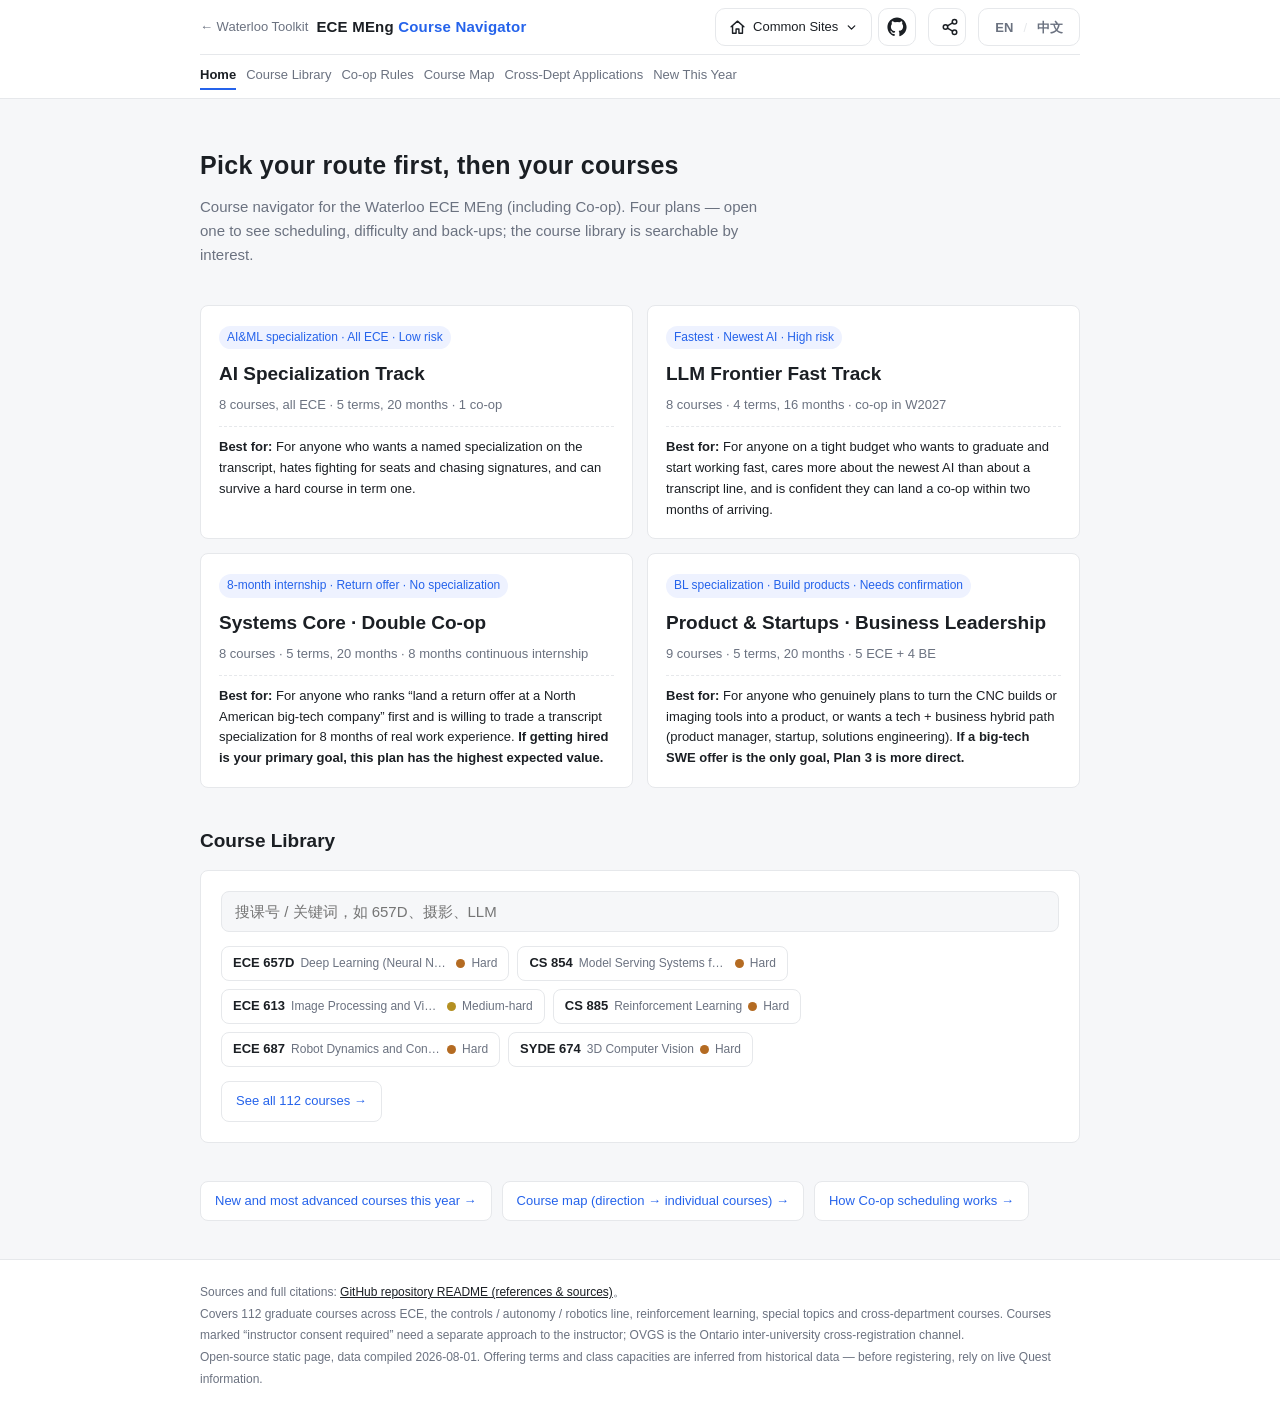
<file: apps/course-planner/index.html>
<!doctype html>
<html lang="en" data-lang="en">
<head>
<meta charset="utf-8">
<meta name="viewport" content="width=device-width, initial-scale=1">
  <!-- SEO: Open Graph / Twitter（静态英文，供爬虫与分享卡片） -->
    <meta property="og:title" content="ECE Course Navigator · UW Toolkit" />
    <meta property="og:type" content="website" />
    <meta property="og:url" content="https://hairuoliu.github.io/waterloo-toolkit/apps/course-planner/" />
    <meta property="og:image" content="https://hairuoliu.github.io/waterloo-toolkit/apps/course-planner/cover.svg" />
    <meta name="twitter:card" content="summary" />
  <meta name="description" content="Plan ECE MEng courses and co-op at Waterloo: 4 ready-made plans, a 112-course library with difficulty ratings, and a course map." />
<title data-i18n="cp.title">ECE Course Navigator · UW Toolkit</title>
<script src="../../assets/i18n.js"></script>
<script src="../../assets/i18n/common.js"></script>
<script src="../../assets/i18n/course-planner.js"></script>
<link rel="stylesheet" href="../../assets/i18n.css">
<style>
:root{
  --ink:#1b1f24; --muted:#6b7280; --line:#e6e8eb; --bg:#f6f7f9; --card:#fff;
  --blue:#2563eb; --blue-bg:#eef2ff; --amber:#b45309; --amber-bg:#fef3c7;
  --brand-deep:#EAAB00; /* 顶栏图标按钮 hover 强调色（全站统一为 UW Gold） */
  --s1:12px; --s2:13px; --s3:15px; --s4:19px; --s5:25px; --r:8px;
}
*{box-sizing:border-box}
body{margin:0;background:var(--bg);color:var(--ink);
  font:var(--s3)/1.6 -apple-system,BlinkMacSystemFont,"Segoe UI",Roboto,"PingFang SC","Microsoft YaHei",sans-serif;
  -webkit-font-smoothing:antialiased}
a{color:inherit;text-decoration:none}
.wrap{max-width:920px;margin:0 auto;padding:0 20px}
/* top nav */
.top{border-bottom:1px solid var(--line);background:var(--card);position:sticky;top:0;z-index:20}
.top .wrap{display:flex;align-items:center;height:56px;gap:16px}
.top .lhs{display:flex;align-items:center;gap:14px}
.back{font-size:var(--s2);color:var(--muted);text-decoration:none;white-space:nowrap}
.back:hover{color:var(--blue)}
.brand{font-weight:700;font-size:var(--s3);letter-spacing:.2px}
.brand b{color:var(--blue)}
.nav{display:flex;gap:18px;font-size:var(--s2);color:var(--muted);margin-left:auto}
.nav a{padding:2px 0;border-bottom:2px solid transparent;transition:.14s}
.nav a:hover{color:var(--ink)}
.nav a.on{color:var(--ink);font-weight:600;border-bottom-color:var(--blue)}
/* 导航在移动端换行到第二行左对齐（见下方 @media 规则），不使用汉堡菜单 */
@keyframes drop{from{opacity:0;transform:translateY(-8px)}to{opacity:1;transform:translateY(0)}}
/* 顶栏右侧操作区（GitHub + 分享）—— 全站统一组件，结构/形状与 daily-reminder 一致 */
.top-actions{display:flex;align-items:center;gap:6px}
.top-actions .icon-btn + .icon-btn{margin-left:6px;padding-left:12px;border-left:1px solid var(--line)}
.icon-btn{width:38px;height:38px;border-radius:10px;border:1px solid var(--line);background:var(--card);color:var(--ink);display:inline-flex;align-items:center;justify-content:center;cursor:pointer;transition:all .12s ease;text-decoration:none}
.icon-btn:hover{background:#f0f1f6;border-color:var(--brand-deep);color:var(--brand-deep)}
.toast{position:fixed;left:50%;bottom:32px;transform:translateX(-50%);z-index:60;background:#1b1f24;color:#fff;padding:10px 18px;border-radius:999px;font-size:14px;box-shadow:0 8px 24px rgba(20,30,60,.28)}
.toast[hidden]{display:none}
@media(max-width:680px){.icon-btn{width:34px;height:34px}}
/* 常用官方站点下拉菜单 */
.ext-wrap{position:relative}
.ext-btn{display:inline-flex;align-items:center;gap:7px;height:38px;padding:0 13px;border-radius:10px;border:1px solid var(--line);
  background:var(--card);color:var(--ink);font:inherit;font-size:var(--s2);cursor:pointer;transition:all .12s ease;white-space:nowrap}
.ext-btn:hover{background:#f0f1f6;border-color:var(--brand-deep);color:var(--brand-deep)}
.ext-btn.on{background:var(--blue-bg);border-color:var(--blue);color:var(--blue)}
.ext-btn .chev{transition:transform .15s}
.ext-btn.on .chev{transform:rotate(180deg)}
.ext-menu{position:absolute;top:calc(100% + 10px);right:0;min-width:268px;background:var(--card);border:1px solid var(--line);
  border-radius:14px;box-shadow:0 12px 32px rgba(20,30,60,.16);padding:8px;display:none;z-index:45}
.ext-menu.open{display:block;animation:drop .16s ease}
.ext-menu .hl{font-size:12px;color:var(--muted);padding:6px 10px;letter-spacing:.4px}
.ext-menu a{display:flex;align-items:center;gap:10px;padding:9px 10px;border-radius:9px;color:var(--ink);line-height:1.3}
.ext-menu a:hover{background:var(--blue-bg)}
.ext-menu a .ic{flex:0 0 auto;width:32px;height:32px;border-radius:8px;background:var(--blue-bg);color:var(--blue);
  display:flex;align-items:center;justify-content:center;font-size:14px;font-weight:700}
.ext-menu a:hover .ic{background:var(--card)}
.ext-menu .tx{display:block;min-width:0}
.ext-menu .tx b{display:block;font-size:var(--s2);font-weight:600}
.ext-menu .tx small{display:block;font-size:12px;color:var(--muted)}
/* hero */
.hero{padding:46px 0 30px}
.hero h1{font-size:var(--s5);margin:0 0 10px;letter-spacing:.3px}
.lede{font-size:var(--s3);color:var(--muted);margin:0;max-width:560px}
/* plan cards */
.plans{display:grid;grid-template-columns:1fr 1fr;gap:14px;margin:8px 0 36px}
.pcard{background:var(--card);border:1px solid var(--line);border-radius:var(--r);padding:18px;transition:.15s;display:block}
.pcard:hover{border-color:var(--blue);transform:translateY(-2px)}
.pcard h3{margin:0 0 6px;font-size:var(--s4)}
.badge{display:inline-block;font-size:var(--s1);color:var(--blue);background:var(--blue-bg);
  padding:2px 8px;border-radius:999px;margin-bottom:10px}
.pcard .sub{color:var(--muted);font-size:var(--s2);margin:0 0 10px}
.pcard .fit{font-size:var(--s2);border-top:1px dashed var(--line);padding-top:10px;margin:0}
.pcard .fit b{color:var(--ink)}
/* generic section */
.sec{margin:0 0 38px}
.sec h2{font-size:var(--s4);margin:0 0 14px}
/* lib teaser */
.lib{background:var(--card);border:1px solid var(--line);border-radius:var(--r);padding:20px}
.search{width:100%;border:1px solid var(--line);border-radius:var(--r);padding:11px 13px;
  font-size:var(--s3);outline:none;background:var(--bg)}
.search:focus{border-color:var(--blue);background:#fff}
.hot{display:flex;flex-wrap:wrap;gap:8px;margin:14px 0}
.more{display:flex;gap:10px;flex-wrap:wrap;margin-top:6px}
.more a{font-size:var(--s2);color:var(--blue);border:1px solid var(--line);
  border-radius:var(--r);padding:9px 14px;background:var(--card)}
.more a:hover{border-color:var(--blue)}
/* chips / pills */
.chip{display:inline-flex;align-items:center;gap:6px;background:var(--card);border:1px solid var(--line);
  border-radius:var(--r);padding:6px 11px;font-size:var(--s2);cursor:pointer;transition:.12s}
.chip:hover{border-color:var(--blue);color:var(--blue)}
.chip b{font-weight:600}
.chip .t{color:var(--muted);font-weight:400;font-size:var(--s1);max-width:150px;overflow:hidden;text-overflow:ellipsis;white-space:nowrap}
.chip .dot{width:9px;height:9px;border-radius:50%;flex:none;box-shadow:0 0 0 2px rgba(255,255,255,.55)}
.chip .d{color:var(--muted);font-size:var(--s1)}
.pill{display:inline-block;font-size:var(--s1);background:#eef0f2;color:#475569;
  padding:2px 8px;border-radius:999px;margin:0 4px 4px 0}
.pill.new{background:var(--blue-bg);color:var(--blue)}
.pill.warn{background:var(--amber-bg);color:var(--amber)}
/* breadcrumb */
.crumb{font-size:var(--s2);color:var(--muted);padding:22px 0 0;margin:0}
.crumb a:hover{color:var(--blue)}
.crumb span{color:var(--ink)}
/* plan detail */
.plan-h{padding:18px 0 8px}
.plan-h h1{font-size:var(--s5);margin:0 0 6px}
.plan-h .sub{color:var(--muted);margin:0 0 12px}
.stats{display:flex;gap:18px;flex-wrap:wrap;font-size:var(--s2);color:var(--muted)}
.stats b{color:var(--ink);font-size:var(--s3)}
.timeline{margin:18px 0;display:flex;flex-direction:column;gap:8px}
.term{display:flex;gap:14px;align-items:flex-start;background:var(--card);border:1px solid var(--line);
  border-radius:var(--r);padding:13px 15px}
.term .ph{font-size:var(--s1);color:var(--muted);min-width:96px;white-space:nowrap}
.term .courses{display:flex;flex-wrap:wrap;gap:7px}
.term.work{background:var(--amber-bg);border-color:transparent}
.term.work .ph{color:var(--amber)}
.three{display:grid;grid-template-columns:1fr 1fr 1fr;gap:14px;margin:20px 0}
.box{background:var(--card);border:1px solid var(--line);border-radius:var(--r);padding:15px}
.box h4{margin:0 0 10px;font-size:var(--s2);color:var(--muted);text-transform:uppercase;letter-spacing:.5px}
.box ul{margin:0;padding-left:18px;font-size:var(--s2)}
.box ul li{margin:0 0 7px}
.fit-note{background:var(--card);border:1px solid var(--line);border-radius:var(--r);
  padding:14px 16px;font-size:var(--s2);margin:0 0 30px}
.fit-note b{color:var(--blue)}
/* courses group accordion */
.group{border:1px solid var(--line);border-radius:var(--r);background:var(--card);margin:0 0 12px;overflow:hidden}
.group>summary{list-style:none;cursor:pointer;display:flex;align-items:center;justify-content:space-between;
  padding:13px 16px;font-weight:600;font-size:var(--s3)}
.group>summary::-webkit-details-marker{display:none}
.group .cnt{font-size:var(--s1);color:var(--muted);font-weight:400;margin-left:8px}
.group .arr{color:var(--muted);transition:.15s}
.group[open] .arr{transform:rotate(90deg)}
.glist{display:flex;flex-wrap:wrap;gap:8px;padding:0 16px 16px}
/* coop + new */
.hook{font-size:var(--s5);margin:6px 0 18px}
/* coop: 重点速览（紧贴标题） */
.keyrow{display:grid;grid-template-columns:repeat(3,1fr);gap:10px;margin:0 0 24px}
.keyrow div{background:var(--blue-bg);border-radius:var(--r);padding:14px 16px;font-size:var(--s2);line-height:1.6}
.keyrow b{display:block;font-size:var(--s3);color:var(--blue);margin-bottom:4px}
/* coop: 特例（置顶） */
.excep{background:var(--amber-bg);border-radius:var(--r);padding:16px 18px;margin:0 0 30px;
  font-size:var(--s2);color:var(--amber);line-height:1.75}
.excep h3{margin:0 0 9px;font-size:var(--s3);color:var(--amber)}
.excep ul{margin:0;padding-left:18px}
.excep li{margin:0 0 7px}
.excep li:last-child{margin:0}
/* coop: 步骤 list */
.steps{counter-reset:st;list-style:none;padding:0;margin:0}
.steps li{position:relative;padding:2px 0 20px 46px;margin-left:14px;font-size:var(--s2);
  color:var(--muted);line-height:1.75;border-left:2px solid var(--line)}
.steps li:last-child{border-left-color:transparent;padding-bottom:0}
.steps li::before{counter-increment:st;content:counter(st);position:absolute;left:-15px;top:0;
  width:28px;height:28px;border-radius:50%;background:var(--blue);color:#fff;
  font-size:var(--s2);font-weight:700;display:flex;align-items:center;justify-content:center}
.steps li b{display:block;color:var(--ink);font-size:var(--s3);margin-bottom:3px}
/* coop: 图形时间线 */
.tlfig{background:var(--card);border:1px solid var(--line);border-radius:var(--r);
  padding:16px 14px;margin:0 0 14px;overflow-x:auto;-webkit-overflow-scrolling:touch}
.tlfig svg{min-width:720px}
.tlhint{display:none;font-size:var(--s1);color:var(--muted);margin:0 0 10px}
.note{font-size:var(--s2);color:var(--muted);background:var(--card);border:1px solid var(--line);
  border-radius:var(--r);padding:13px 15px;margin:14px 0}
.note.amber{background:var(--amber-bg);border-color:transparent;color:var(--amber)}
/* coop: 招聘时间线 */
.recr{margin:30px 0 0;padding-top:24px;border-top:1px solid var(--line)}
.recr h2{margin:0 0 6px}
.recr-intro{font-size:var(--s2);color:var(--muted);margin:0 0 18px}
.rtl{display:grid;grid-template-columns:repeat(3,1fr);gap:0;margin:0 0 20px;
  border:1px solid var(--line);border-radius:var(--r);overflow:hidden}
.rtl .rp{padding:14px 16px}
.rtl .rp+.rp{border-left:1px solid var(--line)}
.rtl .bar{height:4px;border-radius:2px;margin:0 0 10px}
.rtl .bar.a{background:var(--blue)}
.rtl .bar.b{background:var(--amber)}
.rtl .bar.c{background:#16a34a}
.rtl .lab{font-weight:700;font-size:var(--s3);margin:0 0 2px}
.rtl .dt{font-size:12px;color:var(--muted);margin:0 0 8px;font-weight:600}
.rtl .ds{font-size:var(--s1);color:var(--ink);line-height:1.55;opacity:.82;margin:0}
.recr-note{background:var(--blue-bg);border-radius:var(--r);padding:14px 16px;margin:0 0 16px}
.recr-note p{margin:0 0 8px;font-size:var(--s1);line-height:1.6}
.recr-note p:last-child{margin:0}
.qbtns{display:flex;gap:10px;flex-wrap:wrap}
.qbtn{display:inline-flex;align-items:center;gap:5px;padding:10px 16px;border-radius:10px;
  background:var(--blue);color:#fff;font-weight:600;font-size:var(--s2);text-decoration:none;
  transition:filter .12s ease}
.qbtn:hover{filter:brightness(1.08)}
.qbtn.ghost{background:transparent;color:var(--blue);border:1px solid var(--blue)}
/* 跨系申请指南 */
.aptabs{display:flex;flex-wrap:wrap;gap:8px;margin:16px 0 4px}
.aptab{font:inherit;font-size:var(--s2);padding:7px 14px;border-radius:999px;background:var(--card);
  border:1px solid var(--line);color:var(--ink);cursor:pointer}
.aptab.on{background:var(--ink);color:#fff;border-color:var(--ink)}
.applist{display:flex;flex-direction:column;gap:8px;margin:14px 0 0}
.approw{display:flex;align-items:center;gap:10px;background:var(--card);border:1px solid var(--line);
  border-radius:var(--r);padding:11px 14px;cursor:pointer;font-size:var(--s2)}
.approw:hover{border-color:var(--blue)}
.appchk{width:17px;height:17px;accent-color:var(--blue);flex:0 0 auto}
.approw .dot{width:10px;height:10px;border-radius:50%;flex:0 0 auto}
.approw .cc{flex:1 1 auto;min-width:0}
.approw .ct{color:var(--muted);font-size:var(--s1);flex:0 0 auto;text-align:right}
.approw .ctag{font-size:11px;color:var(--amber);border:1px solid var(--amber);border-radius:6px;padding:1px 7px;flex:0 0 auto}
.apempty{margin-top:18px}
.apcard{background:var(--card);border:1px solid var(--line);border-radius:var(--r);padding:16px 18px;margin:16px 0 0}
.apcard-h{display:flex;align-items:center;gap:9px;font-size:var(--s2);margin-bottom:10px;flex-wrap:wrap}
.apcard-h .dot{width:10px;height:10px;border-radius:50%}
.apcard-t{color:var(--muted);font-size:var(--s1)}
.aplist{margin:6px 0 0;padding-left:20px}
.aplist li{margin:5px 0;font-size:var(--s2);line-height:1.5}
.warn-in{color:var(--amber);font-size:var(--s1);margin:8px 0 0}
.emailwrap{margin-top:12px}
.emailbar{display:flex;align-items:center;justify-content:space-between;margin-bottom:6px;gap:10px}
.emailbar span{font-size:var(--s1);color:var(--muted)}
.emailbox{width:100%;min-height:240px;box-sizing:border-box;font:13px/1.55 ui-monospace,SFMono-Regular,Menlo,Consolas,monospace;
  color:var(--ink);background:var(--bg);border:1px solid var(--line);border-radius:10px;padding:12px 14px;resize:vertical}
.obtn.sm{padding:6px 12px;font-size:var(--s1);cursor:pointer}
.obtn.ghost{background:transparent;color:var(--blue);border:1px solid var(--blue)}
/* footer */
.ft{border-top:1px solid var(--line);background:var(--card);margin-top:30px;padding:22px 0;font-size:var(--s1);color:var(--muted)}
.ft .wrap{line-height:1.8}
.ft a{color:var(--blue)}
/* drawer */
.mapdir{border:1px solid var(--line);border-radius:var(--r);background:var(--card);margin:0 0 14px;padding:16px 18px}
.mapdir>h3{margin:0 0 12px;font-size:var(--s4)}
.mapcl{margin:0 0 12px}
.mapcl h4{margin:0 0 8px;font-size:var(--s2);color:var(--muted);font-weight:600}
.dw{position:fixed;inset:0;z-index:50;display:none}
.dw.show{display:block}
.dw-mask{position:absolute;inset:0;background:rgba(20,24,28,.42)}
.dw-panel{position:absolute;top:0;right:0;height:100%;width:min(440px,92vw);
  background:rgba(255,255,255,.82);backdrop-filter:blur(16px);-webkit-backdrop-filter:blur(16px);
  box-shadow:-8px 0 30px rgba(0,0,0,.12);overflow-y:auto;padding:24px 22px;animation:slide .18s ease}
@keyframes slide{from{transform:translateX(24px);opacity:.6}to{transform:translateX(0);opacity:1}}
@keyframes rise{from{transform:translateY(36px);opacity:.5}to{transform:translateY(0);opacity:1}}
.dw-x{position:absolute;top:16px;right:18px;font-size:22px;color:var(--muted);cursor:pointer;line-height:1}
.dw h2{font-size:var(--s4);margin:0 0 2px}
.dw .en{color:var(--muted);font-size:var(--s2);margin:0 0 12px}
.dw .meta{font-size:var(--s2);color:var(--muted);margin:0 0 14px}
.dw .blk{margin:0 0 15px}
.dw .blk h5{font-size:var(--s1);text-transform:uppercase;letter-spacing:.5px;color:var(--muted);margin:0 0 5px}
.dw .blk p{margin:0;font-size:var(--s2);line-height:1.65}
.dw .rel{display:flex;flex-wrap:wrap;gap:7px;margin-top:6px}
.dw .offlink{margin:4px 0 2px;padding-top:14px;border-top:1px dashed var(--line)}
.dw .offlink .obtns{display:flex;gap:8px;flex-wrap:wrap}
.dw .offlink .obtn{display:block;flex:1;min-width:140px;text-align:center;padding:11px 14px;border-radius:10px;
  background:var(--blue);color:#fff;font-weight:600;font-size:var(--s2);text-decoration:none;
  transition:filter .12s ease}
.dw .offlink .obtn:hover{filter:brightness(1.08)}
.dw .offlink .obtn.ghost{background:transparent;color:var(--blue);border:1px solid var(--blue)}
.dw .offlink .hint{margin:8px 0 0;font-size:12px;color:var(--muted);text-align:center}
@media(max-width:680px){
  .top .wrap{height:auto;padding:8px 16px;flex-wrap:wrap;gap:8px 16px}
  .back{display:none}
  .brand{font-size:var(--s3)}
  .lhs{order:1;flex:1 1 auto}
  .top-actions{order:2;margin-left:auto}
  .ext-btn{height:34px;padding:0 10px}
  .ext-btn .txt{display:none}
  .ext-menu{min-width:240px;max-width:calc(100vw - 32px)}
  .nav{order:3;flex-basis:100%;margin-left:0;justify-content:flex-start;
    padding-top:8px;margin-top:6px;border-top:1px solid var(--line);flex-wrap:wrap;gap:14px}
  .plans,.three,.keyrow{grid-template-columns:1fr}
  .tlhint{display:block}
  .dw-mask{background:rgba(20,24,28,.30)}
  .dw-panel{top:auto;bottom:0;left:0;right:0;width:100%;height:50vh;
    border-radius:18px 18px 0 0;animation:rise .22s ease;
    background:rgba(255,255,255,.82);backdrop-filter:blur(18px);-webkit-backdrop-filter:blur(18px);
    box-shadow:0 -8px 30px rgba(0,0,0,.18)}
  .dw-x{top:14px;right:16px}
}

/* =============================================================
 * 顶栏布局（2026-09-14 重写）
 * 根因：站点默认英文，英文顶栏文案（如 "Cross-Dept Applications"）远长于中文；
 *       在 920px 容器（内容宽 880px）内，单行 flex 永远放不下
 *       「品牌 + 6 个导航 + 操作区」（英文约 1230px），导航溢出并与相邻元素重叠。
 * 方案：顶栏恒为两行 —— 第 1 行「品牌 + 操作区」；第 2 行「整行导航」（可再折行）。
 *       这样导航独占整行，中英文都能一行放下，任何视口都不溢出/不重叠。
 *       纯 CSS、无 JS，兼容 data-i18n 与 UW_I18N.mountToggle() 语言按钮。
 * ============================================================= */

/* 1. 容器允许换行、高度自适应；lhs 只收不放，避免把操作区挤出容器 */
.top .wrap{display:flex;align-items:center;flex-wrap:wrap;height:auto;
  padding-top:8px;padding-bottom:8px;gap:8px 16px}
.top .lhs{order:1;flex:0 1 auto;min-width:0}
.top .brand,.top .back{white-space:nowrap}
.top .top-actions{order:2;flex:0 0 auto;margin-left:auto;flex-wrap:wrap;
  justify-content:flex-end;row-gap:6px}

/* 2. 导航恒占独立整行、左对齐，自身可再折行 —— 杜绝横向溢出与重叠 */
.top .nav{order:3;flex:1 1 100%;min-width:0;margin-left:0;
  justify-content:flex-start;flex-wrap:wrap;gap:6px 18px;align-items:center;
  padding-top:8px;border-top:1px solid var(--line)}
.top .nav a{white-space:nowrap}

/* 3. 桌面 ≥920：收紧间距，视觉更紧凑 */
@media(min-width:920px){
  .top .wrap{gap:8px 12px}
  .top .lhs{gap:8px}
  .top .nav{gap:6px 10px}
}

/* 4. 中等 681–919：隐藏返回链接，保证「品牌 + 操作区」稳定同处第一行 */
@media(max-width:919px){
  .top .back{display:none}
}

/* 5. 小屏 ≤680：缩小图标与间距 */
@media(max-width:680px){
  .top .icon-btn{width:34px;height:34px}
  .top .ext-btn{height:34px;padding:0 10px}
  .top .ext-btn .txt{display:none}
  .top .nav{gap:8px 14px;margin-top:2px}
  .top .ext-menu{min-width:240px;max-width:calc(100vw - 32px)}
}

/* 6. 下拉菜单防溢出视口左缘 */
.top .ext-menu{right:0;left:auto;max-width:min(300px,calc(100vw - 24px))}
</style>
  <!-- SEO: canonical + hreflang（zh 变体 = ?lang=zh，客户端切换；x-default 指向英文） -->
    <link rel="canonical" href="https://hairuoliu.github.io/waterloo-toolkit/apps/course-planner/" />
    <link rel="alternate" hreflang="en" href="https://hairuoliu.github.io/waterloo-toolkit/apps/course-planner/" />
    <link rel="alternate" hreflang="zh" href="https://hairuoliu.github.io/waterloo-toolkit/apps/course-planner/?lang=zh" />
    <link rel="alternate" hreflang="x-default" href="https://hairuoliu.github.io/waterloo-toolkit/apps/course-planner/" />
</head>
<body>
<div class="top"><div class="wrap">
  <div class="lhs"><a class="back" href="../../index.html" data-i18n="cp.back">← 滑铁卢工具箱</a><span class="brand"><span data-i18n="cp.brand.a">ECE MEng </span><b data-i18n="cp.brand.b">选课导航</b></span></div>
  <nav class="nav" id="nav">
    <a href="#/" data-i18n="cp.nav.home">首页</a>
    <a href="#/courses" data-i18n="cp.nav.courses">课程库</a>
    <a href="#/coop" data-i18n="cp.nav.coop">Co-op 规则</a>
    <a href="#/map" data-i18n="cp.nav.map">课程地图</a>
    <a href="#/apply" data-i18n="cp.nav.apply">跨系申请</a>
    <a href="#/new" data-i18n="cp.nav.new">今年新课</a>
  </nav>
  <div class="top-actions">
    <div class="ext-wrap">
      <button class="ext-btn" id="ext-btn" aria-haspopup="true" aria-expanded="false" data-i18n-attr="title:cp.ext.btn" title="滑铁卢常用官方站点">
        <svg viewBox="0 0 24 24" width="17" height="17" fill="none" stroke="currentColor" stroke-width="2" stroke-linecap="round" stroke-linejoin="round" aria-hidden="true"><path d="M3 11l9-8 9 8"/><path d="M5 10v10h5v-6h4v6h5V10"/></svg>
        <span class="txt" data-i18n="cp.ext.btn">常用站点</span>
        <svg class="chev" viewBox="0 0 24 24" width="13" height="13" fill="none" stroke="currentColor" stroke-width="2.4" stroke-linecap="round" stroke-linejoin="round" aria-hidden="true"><path d="M6 9l6 6 6-6"/></svg>
      </button>
      <div class="ext-menu" id="ext-menu">
        <div class="hl" data-i18n="cp.ext.hl">常用官方站点</div>
        <a href="https://portal.uwaterloo.ca" target="_blank" rel="noopener noreferrer"><span class="ic">P</span><span class="tx"><b data-i18n="cp.ext.portal">Portal 学生门户</b><small data-i18n="cp.ext.portal.s">注册 · 缴费 · 课表 · 一站式入口</small></span></a>
        <a href="https://waterlooworks.uwaterloo.ca" target="_blank" rel="noopener noreferrer"><span class="ic">W</span><span class="tx"><b data-i18n="cp.ext.ww">WaterlooWorks</b><small data-i18n="cp.ext.ww.s">Co-op / 实习求职系统</small></span></a>
        <a href="https://learn.uwaterloo.ca" target="_blank" rel="noopener noreferrer"><span class="ic">L</span><span class="tx"><b data-i18n="cp.ext.learn">LEARN</b><small data-i18n="cp.ext.learn.s">课件 · 作业 · 成绩</small></span></a>
        <a href="https://quest.uwaterloo.ca" target="_blank" rel="noopener noreferrer"><span class="ic">Q</span><span class="tx"><b data-i18n="cp.ext.quest">Quest</b><small data-i18n="cp.ext.quest.s">选课注册系统</small></span></a>
        <a href="https://classes.uwaterloo.ca" target="_blank" rel="noopener noreferrer"><span class="ic">C</span><span class="tx"><b data-i18n="cp.ext.classes">Classes</b><small data-i18n="cp.ext.classes.s">课程时间表查询</small></span></a>
        <a href="https://uwaterloo.ca/academic-calendar/graduate-studies/catalog#/home" target="_blank" rel="noopener noreferrer"><span class="ic">G</span><span class="tx"><b data-i18n="cp.ext.cal">Graduate Calendar</b><small data-i18n="cp.ext.cal.s">学位要求 · 学术日历 · 重要日期</small></span></a>
        <a href="https://uwaterloo.ca/electrical-computer-engineering" target="_blank" rel="noopener noreferrer"><span class="ic">E</span><span class="tx"><b data-i18n="cp.ext.ece">ECE 系官网</b><small data-i18n="cp.ext.ece.s">系通知 · Information Package</small></span></a>
        <a href="https://uwaterloo.ca/graduate-studies-postdoctoral-affairs" target="_blank" rel="noopener noreferrer"><span class="ic">S</span><span class="tx"><b data-i18n="cp.ext.gspa">GSPA 研究生院</b><small data-i18n="cp.ext.gspa.s">研究生规则 · 表格 · 加退课 · 截止日期</small></span></a>
        <a href="https://uwaterloo.ca/watiam/" target="_blank" rel="noopener noreferrer"><span class="ic">K</span><span class="tx"><b data-i18n="cp.ext.watiam">WatIAM 账号</b><small data-i18n="cp.ext.watiam.s">改密码 · 密保邮箱 · 账号管理</small></span></a>
        <a href="https://outlook.office365.com/mail/" target="_blank" rel="noopener noreferrer"><span class="ic">@</span><span class="tx"><b data-i18n="cp.ext.mail">UW 邮箱</b><small data-i18n="cp.ext.mail.s">Office 365 · 校方唯一通知渠道</small></span></a>
        <a href="https://uwaterloo.ca/important-dates/graduate" target="_blank" rel="noopener noreferrer"><span class="ic">D</span><span class="tx"><b data-i18n="cp.ext.dates">重要日期</b><small data-i18n="cp.ext.dates.s">学期 · 缴费 · 加退课截止</small></span></a>
        <a href="https://lib.uwaterloo.ca" target="_blank" rel="noopener noreferrer"><span class="ic">B</span><span class="tx"><b data-i18n="cp.ext.lib">图书馆</b><small data-i18n="cp.ext.lib.s">数据库 · 文献检索 · 学习空间</small></span></a>
      </div>
    </div>
    <a class="icon-btn" href="https://github.com/HairuoLiu/waterloo-toolkit/tree/master/apps/course-planner" target="_blank" rel="noopener" aria-label="在 GitHub 查看源码" title="在 GitHub 查看源码">
      <svg viewBox="0 0 24 24" width="20" height="20" fill="currentColor" aria-hidden="true"><path d="M12 .5C5.7.5.5 5.7.5 12c0 5.1 3.3 9.4 7.9 10.9.6.1.8-.3.8-.6v-2c-3.2.7-3.9-1.4-3.9-1.4-.5-1.3-1.3-1.7-1.3-1.7-1.1-.7.1-.7.1-.7 1.2.1 1.8 1.2 1.8 1.2 1 1.8 2.7 1.3 3.4 1 .1-.8.4-1.3.7-1.6-2.6-.3-5.3-1.3-5.3-5.7 0-1.3.5-2.3 1.2-3.1-.1-.3-.5-1.5.1-3.1 0 0 1-.3 3.3 1.2a11.5 11.5 0 0 1 6 0C17 4.7 18 5 18 5c.6 1.6.2 2.8.1 3.1.8.8 1.2 1.8 1.2 3.1 0 4.4-2.7 5.4-5.3 5.7.4.4.8 1.1.8 2.2v3.3c0 .3.2.7.8.6 4.6-1.5 7.9-5.8 7.9-10.9C23.5 5.7 18.3.5 12 .5z"/></svg>
    </a>
    <button class="icon-btn" id="share-btn" aria-label="分享此页面" title="分享此页面">
      <svg viewBox="0 0 24 24" width="20" height="20" fill="none" stroke="currentColor" stroke-width="2" stroke-linecap="round" stroke-linejoin="round" aria-hidden="true"><circle cx="18" cy="5" r="3"/><circle cx="6" cy="12" r="3"/><circle cx="18" cy="19" r="3"/><line x1="8.6" y1="13.5" x2="15.4" y2="17.5"/><line x1="15.4" y1="6.5" x2="8.6" y2="10.5"/></svg>
    </button>
  </div>
</div></div>
<main class="wrap" id="view"></main>
<div class="dw" id="dw"><div class="dw-mask" onclick="closeD()"></div>
  <div class="dw-panel"><span class="dw-x" onclick="closeD()">&times;</span><div id="dwc"></div></div>
</div>
<footer class="ft"><div class="wrap">
  <span data-i18n="cp.foot.src">数据来源与完整引用：</span><a href="https://github.com/HairuoLiu/waterloo-toolkit/tree/master/apps/course-planner#%E4%B8%89%E5%8F%82%E8%80%83%E8%B5%84%E6%96%99%E4%B8%8E%E6%9D%A5%E6%BA%90references" style="color:var(--ink);text-decoration:underline" data-i18n="cp.foot.link">GitHub 仓库 README（参考资料与来源）</a>。<br>
  <span data-i18n="cp.foot.p2">收录 112 门研究生课，覆盖 ECE 各方向与控制 / 自主 / 机器人线、强化学习、special topics 及跨院系课。标「需教授同意」的需向授课教授单独申请；OVGS 为安省校际互修通道。</span><br>
  <span data-i18n="cp.foot.p3">开源静态页面，数据整理于 2026-08-01。开课学期与课程容量为历史数据推断，注册前请以 Quest 实时信息为准。</span>
</div></footer>
<script>

var C = {
"ECE 650":{n:"Methods and Tools for Software Engineering",zh:"软件工程方法与工具",g:"ece-sw",d:3,t:"F2026 (Crowley) · F2027 (Ward)",tag:["swe"],
 desc:"被很多同学认为是整个 MEng 里最像「转码训练营」的一门。四条线并行：系统编程（C/C++/Python、fork、pipe、进程间通信、并发与锁）、数理逻辑（命题逻辑、谓词逻辑、SAT 可满足性）、操作系统原理、以及数据结构与算法复杂度。",
 proj:"有一个贯穿学期的大 project：用 SAT 求解器解最小顶点覆盖问题，需要写多进程 C++ 程序、接 MiniSat、做性能对比分析。这个 project 拿出来讲面试完全够格。另有 A0–A4 五次编程作业 + 期末考。",
 pre:"会一门编程语言即可，但没写过 C/C++ 会很吃力。建议开学前把 pointer、Makefile、CMake 过一遍。",
 why:"几乎所有 ECE 软件方向的后续课都拿它当先修（ECE 653 明确写 prereq: ECE 650）。而且它教的东西——多进程、并发、Unix 系统调用——正好是大厂面试里最常被追问的部分。这门课在四套方案里全部出现（四次），不是偶然。",
 alt:"若时间冲突：F2027 还会再开一次（Ward 教）。但越晚修越会卡住 653 等后续课，不建议推迟。"},

"ECE 651":{n:"Foundations of Software Engineering",zh:"软件工程基础",g:"ece-sw",d:3,t:"W2027 (Czarnecki) · W2028 (Rayside)",tag:["swe"],
 desc:"偏工程实践与设计：需求分析、UML 建模（类图/时序图/状态图）、模块化、内聚与耦合、面向对象设计原则、软件架构风格、同步与异步通信、验证与确认、配置管理、软件度量、成本估算模型，以及敏捷开发。",
 proj:"<b>核心是一个学期长的团队项目</b>，选题自由度高，需要走完完整的敏捷流程：需求文档 → 架构设计 → 迭代开发 → 测试 → 演示。Czarnecki 教授是模型驱动开发领域的知名学者。",
 pre:"写过一定规模的项目即可。团队协作能力比编程能力更重要。",
 why:"<b>这是少数能同时喂饱「技术项目」和「行为面试」两张嘴的课之一。</b>建议直接把团队项目做成跟你兴趣绑定的真实产品——比如「用视觉语言模型自动给素材库打标签、按情绪挑片段的剪辑助手」。一箭三雕：拿学分、进 GitHub 作品集、面试讲团队协作和技术选型时有真实故事可讲。<b>实评：</b>唯一一门 project 能在简历上详细描述、应对 BQ 的课，建议做 web 项目 + integrate AI。",
 alt:"只在 Winter 开。如果你的 Winter 学期是 work term，这门课就得等到下一个 Winter——这是方案 3 的真实代价之一。"},

"ECE 653":{n:"Software Testing, Quality Assurance and Maintenance",zh:"软件测试与质量保证",g:"ece-sw",d:4,t:"S2027 (Dietl)",tag:["swe","hard"],
 desc:"名字听起来像「写测试用例」，实际内容硬得多：覆盖率准则（图覆盖、数据流覆盖、逻辑覆盖）、符号执行（静态/动态/concolic）、SMT 约束求解（Z3）、归纳不变式、自动演绎验证、Dafny 形式化验证语言、软件模型检查、自动漏洞利用生成。",
 proj:"Java/C/Python 编程作业为主，需要动手实现符号执行引擎、用 Z3 求解约束、用 Dafny 写带契约的可验证程序。两次 quiz + 期末。",
 pre:"<b>硬性先修 ECE 650</b>（或 750 Tpc 26，或 instructor consent）。编译原理和数理逻辑基础有帮助但非必需。",
 why:"Software 方向认证的第三门必修课。对求职的价值取决于你的目标——如果投的是需要严谨性的岗位（金融、基础设施、安全），这门课含金量很高；如果投的是常规产品线 SWE，性价比不如 ECE 751 或 656。<b>实评（已毕业学长）：</b>用 Python 写编译器，作业量极大 + 考试范围巨大 + 内容 deep dive + project，是 ECE 里最痛苦的一门，强烈不建议和硬课同期。",
 alt:"只在 Spring 开。若 S2027 是 work term，可考虑 <b>ECE 654 Software Reliability Engineering</b>（同学期，Ward 教，难度稍低）或 <b>CS 846 软件测试与调试专题</b>。"},

"ECE 654":{n:"Software Reliability Engineering",zh:"软件可靠性工程",g:"ece-sw",d:3,t:"S2027 (Ward)",tag:["swe"],
 desc:"两部分：前半讲可靠软件的工程方法——可靠性建模、容错设计模式、故障恢复机制；后半讲安全软件开发——主要安全漏洞类型与利用方式、安全开发流程、威胁建模。",
 proj:"以分析和设计为主，编程负担比 ECE 653 轻。Paul Ward 教授上课口碑不错。",
 pre:"有软件开发经验即可，无硬性先修。",
 why:"在 S2027 那个学期，它是 ECE 653 的低负担替代品。内容上「可靠性 + 安全」这个组合在后端/基础设施岗面试里很好用。",
 alt:"同学期的 ECE 653（更难更硬）、ECE 652（嵌入式安全关键软件）。"},

"ECE 655":{n:"Protocols, Software and Issues in Mobile Systems",zh:"移动系统协议与软件",g:"ece-sw",d:2,t:"F2026 (Naik)",tag:["easy"],
 desc:"移动通信与计算系统的架构、协议与软件层面：ad hoc 网络、移动网络层与传输层、无线应用协议、移动性支持、服务发现、环境感知软件、低功耗协议。",
 proj:"以概念和协议分析为主，编程量小。<b>公认的开卷考、给分友好</b>。",
 pre:"无。有计算机网络基础更轻松。",
 why:"整个 ECE 研究生软件类课程里 workload 最低的一门。它的价值不在内容本身，而在于<b>给你腾出时间</b>——当你需要一个学期专心刷题、投简历或者做自己的项目时，用它来凑满 full-time 学分是最经济的选择。",
 alt:"F2026 同期的低负担选项还有 ECE 750 T45 Responsible AI（seminar 型）。"},

"ECE 656":{n:"Database Systems",zh:"数据库系统",g:"ece-sw",d:3,t:"W2027 (Zhang J) · W2028 (Golab)",tag:["swe"],
 desc:"数据模型、文件组织与索引结构、数据库系统架构、查询语言与查询优化、事务与并发控制、完整性与安全、数据库设计范式。",
 proj:"有 SQL 与数据库设计的实践作业，部分学期有较大的期末 project。",
 pre:"无硬性先修，会写 SQL 会更从容。",
 why:"数据库是后端 SWE 面试的常规考区（索引原理、事务隔离级别、查询优化、分库分表）。这门课把这些从「背八股」变成「真的懂」。",
 alt:"跨系可换 <b>CS 848 SEM 002 Modern Database Systems</b>（seminar 型，F2026 开）或 <b>CS 848 SEM 001 向量与混合索引</b>（更贴 AI 基础设施）。"},

"ECE 751":{n:"Distributed and Network-Centric Computing",zh:"分布式与网络中心计算",g:"ece-sys",d:4,t:"S2027 (Golab)",tag:["swe","hard"],
 desc:"分布式系统的核心理论与实践：一致性模型、共识算法、复制与容错、分区容忍、分布式事务、网络中心化的系统架构。Wojciech Golab 是分布式计算领域的活跃研究者。",
 proj:"有系统实现类作业，需要动手写分布式组件。",
 pre:"操作系统、网络、并发编程基础。修过 ECE 650 会顺很多。",
 why:"<b>大厂 system design 面试的正面战场。</b>CAP、Raft/Paxos、最终一致性这些概念，从课上学和从面经上背，面试官三个追问就能分辨出来。",
 alt:"外系可换 <b>CS 654 Distributed Systems</b>（F2026 开，占外系名额）；同系可换 <b>ECE 750 T39 Scalable Computing System Design</b>（F 开，偏大规模并行系统设计）。"},

"ECE 606":{n:"Algorithm Design and Analysis",zh:"算法设计与分析",g:"ece-sys",d:5,t:"F2026 · F2027 (Tripunitara)",tag:["hard","ai"],
 desc:"标准的研究生算法课，基本按 CLRS 走：分治、贪心、动态规划、图算法、摊还分析、NP 完全性证明、近似算法、随机化算法。Mahesh Tripunitara 教授以严格著称。",
 proj:"<b>没有大 project</b>，形式是密集的周作业 + 期中 + 期末。作业里的证明题占比高，不是写代码就能过。",
 pre:"扎实的离散数学和数据结构底子。这门课是目录里唯一被标为难度 5 的。",
 why:"两个理由：<b>一是它在 AI &amp; ML 方向认证的选修清单里</b>，能一门课办两件事；<b>二是它跟 LeetCode 刷题是同一套底层肌肉</b>——DP、图、贪心的直觉练出来之后，面试当场推导比背题稳得多。代价是它会实打实吃掉你第一学期的大量时间。",
 alt:"如果第一学期不想这么硬：换 <b>ECE 750 T39 Scalable Computing System Design</b> 或 <b>ECE 750 T41 LLM×软件工程</b>，把 606 推到 F2027（还会再开）。但 F2027 在多套方案里是 work term，要提前想清楚。"},

"ECE 621":{n:"Computer Architecture",zh:"计算机体系结构",g:"ece-sys",d:4,t:"F2026 (Patel) · F2027 (Zahedi)",tag:[],
 desc:"处理器微架构、指令级并行、流水线与乱序执行、缓存与存储层次、多核与一致性协议、性能建模。",
 proj:"通常有模拟器实验（如 gem5 类工具）。",
 pre:"本科计算机组成原理。",
 why:"对做系统底层、编译器、性能优化或 AI 推理加速方向的岗位有直接帮助。对普通应用层 SWE 优先级不高。",
 alt:"ECE 750 T39（系统设计视角）或 ECE 720 T10 AI/ML Hardware（S2027，AI 硬件）。"},

"ECE 750 T39":{n:"Scalable Computing System Design",zh:"可扩展计算系统设计",g:"ece-sys",d:4,t:"F2026 · F2027 (Reza, Tahsin)",tag:["swe"],
 desc:"面向大规模数据与计算的系统设计：并行与分布式计算模型、可扩展性瓶颈分析、大规模图/数据处理系统、高性能计算与云环境下的系统权衡。",
 proj:"Topics 类课程通常以论文研读 + 学期 project 为主，project 占比高。",
 pre:"有系统编程和并发基础。",
 why:"F2026 第一学期就能上的、对 SWE 最实用的系统课之一。跟 ECE 650 搭配（一个教你怎么写、一个教你怎么让它扛住规模）在第一学期形成很好的组合。",
 alt:"W2027 同类可选 ECE 750 T29（程序验证）；S2027 有 ECE 751（分布式）。",
 warn:"Topics 课的具体大纲每年由教授决定，选课前务必去 outline.uwaterloo.ca 或直接邮件确认当年内容与评分构成。"},

"ECE 750 T41":{n:"Software Analysis and Engineering with LLMs",zh:"用大模型做软件分析与工程",g:"ece-ai",d:3,t:"F2026 (Zhang J)",tag:["ai","new","swe"],
 desc:"2026 年秋（Sep–Dec 2026）新开。把大语言模型用到软件工程全流程：代码生成与补全、缺陷检测、程序理解与摘要、自动修复、测试生成，以及如何评估这些 LLM 系统的可靠性。",
 proj:"seminar 型课程，通常是论文研读 + 课堂展示 + 一个占比很高的学期 project。",
 pre:"有软件工程基础和 Python 能力即可，不需要深度学习理论背景。",
 why:"<b>三个优势叠在一起：最新、最对口 SWE、而且是本系课不占那 3 个外系名额。</b>2026 年的招聘市场上，「用 LLM 改造开发流程」是几乎每家公司都在做的事，这门课的 project 直接就是简历上的加分项。",
 alt:"跨系同类：CS 846 SEM 002 LLM for Software Engineering（Winter 开）、CS 886 SEM 001 Transformers &amp; LLMs（F2026）。",
 warn:"首次开设的课程没有历史口碑数据，教学质量和评分尺度都未知。"},

"ECE 750 T42":{n:"Mining and Analysis of Software Engineering Data",zh:"软件工程数据挖掘",g:"ece-ai",d:2.5,t:"W2027 (Shang W)",tag:["ai","easy"],
 desc:"从软件仓库中挖掘信息：代码演化分析、缺陷预测、日志分析、开发者行为建模、大规模代码库的实证研究方法。",
 proj:"研讨型 + 数据分析 project，编程负担中等。",
 pre:"Python + 基本统计。",
 why:"负担相对轻，但产出的是「数据驱动的软件工程」这种有实感的项目经验。适合放在需要腾时间的学期。",
 alt:"CS 846 SEM 002 Empirical Software Engineering（F2026，内容高度重合，但占外系名额）。"},

"ECE 750 T29":{n:"Automated Program Verification",zh:"自动程序验证",g:"ece-sw",d:4.5,t:"W2027 · W2028 (Gurfinkel)",tag:["hard"],
 desc:"程序正确性的自动化证明：抽象解释、模型检查、SMT 求解、不变式生成、软件模型检查器的实现原理。Arie Gurfinkel 是形式化验证领域的知名学者（SeaHorn 作者之一）。",
 proj:"理论密度高，有工具实现类作业。",
 pre:"数理逻辑基础，最好修过 ECE 650。",
 why:"学术分量最重的软件课之一。对求职的直接帮助有限，但如果你想进的是编译器、基础设施、安全或者做 AI 代码生成的验证方向，这门课的深度别处买不到。",
 alt:"ECE 653（同领域，难度略低，S 开）。"},

"ECE 750 T45":{n:"Responsible AI",zh:"负责任的人工智能",g:"ece-ai",d:2.5,t:"F2026 (Creager)",tag:["ai","easy","new"],
 desc:"AI 系统的公平性、可解释性、隐私、鲁棒性与治理。Elliot Creager 同时也是 ECE 657D 深度学习的授课教授。",
 proj:"seminar 型，论文研读 + 展示 + 学期 project。",
 pre:"有机器学习基础更好，但门槛不高。",
 why:"F2026 学期里少见的「AI 相关 + 负担轻」组合。另一个隐藏好处：<b>提前跟 Creager 教授混个脸熟</b>，W2027/W2028 你大概率还要上他的 657D，也可能找他做 ECE 699 项目。",
 alt:"F2026 同期轻负担选项：ECE 655（移动系统，开卷）。"},

"ECE 750 T37":{n:"Engineering Self-Adaptive Software Systems",zh:"自适应软件系统工程",g:"ece-sw",d:3,t:"F2027 (Tahvildari)",tag:["swe"],
 desc:"能在运行时自我监控、自我调整的软件系统：MAPE-K 控制回路、运行时模型、自愈与自优化架构。",
 proj:"研讨 + project。",pre:"软件架构基础。",
 why:"和云原生、自动扩缩容、SRE 这些工业界实践的思想同源。",
 alt:"ECE 750 T39（F2027 同期）。"},

"ECE 752":{n:"Foundations of Multiagent Systems",zh:"多智能体系统基础",g:"ece-ai",d:3.5,t:"W2027 · W2028 (Zahedi)",tag:["ai"],
 desc:"多个自主智能体的交互与协调：博弈论基础、机制设计、拍卖理论、社会选择、分布式资源分配、多智能体学习。",
 proj:"理论为主，有建模与仿真作业。",
 pre:"概率论、线性代数。",
 why:"<b>它在 AI &amp; ML 方向认证的选修清单里</b>，同时「多智能体」正好是 2026 年 LLM Agent 热潮的理论底座。想做 agent 系统的话，这门课给的是别人没有的理论视角。",
 alt:"ECE 657D（深度学习）、ECE 757A Embodied Intelligence（W2028）。"},

"ECE 657":{n:"Introduction to Machine Learning",zh:"机器学习导论",g:"ece-ai",d:3,t:"S2026 · S2027 (Karimi)",tag:["ai"],
 desc:"机器学习的系统性入门：监督学习（回归、分类、SVM、树模型、集成）、无监督学习（聚类、降维）、模型评估与调优、过拟合与正则化。Amir-Hossein Karimi 教授的研究方向是因果与可解释 AI。",
 proj:"作业 + project 组合，Python/sklearn 实操。",
 pre:"线性代数、概率统计、Python。",
 why:"<b>AI &amp; Machine Learning 方向认证的两门必修之一</b>，不修就拿不到认证。而且它<b>只在 Spring 开</b>——这一条是四套方案排布差异的最大来源：谁把 Spring 用来实习，谁就拿不到这个认证。",
 alt:"没有真正的替代品（认证硬性要求）。若只是想学 ML 不要认证：CS 680 / CS 685（F2026，占外系名额）。"},

"ECE 657A":{n:"Introduction to Artificial Intelligence",zh:"人工智能导论",g:"ece-ai",d:3.5,t:"W2027 · W2028 (Crowley)",tag:["ai"],
 desc:"注意：<b>这门课已改名</b>，网上流传的「Data and Knowledge Modeling and Analysis」是旧名。现在内容覆盖数据预处理与特征工程、分类与聚类、降维、模型选择与评估，以及 AI 方法的整体图景。Mark Crowley 教授同时也教 ECE 650。",
 proj:"<b>约 30% 是小组 project</b>，其余是密集的作业和偏重的期末考。作业量在 AI 类课程里偏大。",
 pre:"概率统计、线性代数、Python。",
 why:"<b>AI &amp; ML 方向认证的第二门必修</b>。和 ECE 657 一起构成认证的地基，两门都得修。",
 alt:"没有替代品（认证硬性要求）。W2027 修不到还有 W2028。"},

"ECE 657D":{n:"Deep Learning (Neural Networks and Deep Learning)",zh:"深度学习",g:"ece-ai",d:4,t:"W2027 · W2028 (Creager)",tag:["ai","new"],
 desc:"从感知机和反向传播一路讲到当代：CNN、RNN/LSTM、注意力机制与 Transformer、生成模型与扩散模型、图神经网络、大规模训练的工程实践。<b>W2026 首次开设，W2027 和 W2028 都会开</b>。",
 proj:"深度学习课通常有较重的编程作业和一个开放式期末 project，可自选题目。",
 pre:"机器学习基础（657 或 657A 之一）、Python + PyTorch。",
 why:"<b>ECE 系目前最对口现代 AI 的深度学习课（W2026 首开）</b>，而且在 AI &amp; ML 认证的选修清单里。对你来说还有一层：扩散模型和生成式视频正是摄影/影像兴趣与 AI 的交汇处，期末 project 可以往这个方向做。",
 alt:"CS 886 SEM 003 Generative Models 或 CS 679 Neural Networks（都占外系名额）。"},

"ECE 613":{n:"Image Processing and Visual Communication",zh:"图像处理与视觉通信",g:"ece-cam",d:3.5,t:"W2027 (Wang Z) · W2028 (Wang Z)",tag:["cam"],
 desc:"数字图像的表示与采样、颜色空间、图像变换（DCT/小波）、增强与复原、压缩编码（JPEG/视频编码）、以及<b>图像质量评价</b>。",
 proj:"有图像处理实现类作业（通常 MATLAB/Python），部分学期有期末 project。",
 pre:"信号与系统、线性代数基础。有摄影经验反而会让很多概念更直观。",
 why:"<b>这是目前同时满足「离摄影近 + 计入 MEng 学位 + 本系不占外系名额」的课。</b>更妙的是授课教授 <b>Zhou Wang 就是 SSIM（结构相似性图像质量指标）的作者</b>——全世界做图像质量评价绕不开的人。跟他学「怎么科学地衡量一张照片好不好看」，对一个摄影师来说是降维打击。四套方案里它都在。",
 alt:"若某学期选不上：SYDE 671 高级图像处理 / SYDE 672 统计图像处理（Fall 开，占外系名额）、CS 684 Computational Vision（F2026）。"},

"ECE 602":{n:"Introduction to Optimization",zh:"优化导论",g:"ece-ai",d:4,t:"W2027 (Michailovich)",tag:["ai","hard"],
 desc:"凸集与凸函数、凸优化问题的建模与求解、对偶理论、KKT 条件、梯度与内点方法、在工程与机器学习中的应用。",
 proj:"数学推导密集，有编程实现作业（CVX/Python）。",
 pre:"线性代数、多元微积分。",
 why:"在 AI &amp; ML 认证的选修清单里。凸优化是所有机器学习算法的数学地基，学透了看论文会顺很多。但对面试的直接帮助有限。",
 alt:"ECE 606（同为认证选修，更贴面试）、ECE 613（同为认证选修，更贴兴趣）。"},

"ECE 659":{n:"Intelligent Sensors and Wireless Sensor Networks",zh:"智能传感器与无线传感网络",g:"ece-ai",d:3,t:"W2027 (Basir)",tag:["ai"],
 desc:"传感器原理、数据融合、无线传感网络的组网与路由、能量管理、边缘智能。",
 proj:"有设计与仿真类作业。",pre:"无严格先修。",
 why:"在 AI &amp; ML 认证选修清单里，是 W2027 学期里凑认证的一个备选。对纯软件 SWE 求职帮助不大。",
 alt:"ECE 613、ECE 752（同学期，同在认证清单）。"},

"ECE 720 T10":{n:"AI/ML Hardware",zh:"AI/ML 硬件",g:"ece-ai",d:4,t:"S2026 · S2027 (Boutros)",tag:["ai"],
 desc:"面向机器学习的硬件加速：GPU/TPU/FPGA 架构、算子映射与调度、量化与稀疏化、推理加速器设计。",
 proj:"有硬件设计或性能建模类作业。",pre:"计算机体系结构基础。",
 why:"如果你想做 ML 系统或推理优化（这是目前市场最缺人的方向之一），这门课的视角很稀缺。纯应用层 SWE 可跳过。",
 alt:"ECE 621 Computer Architecture、CS 854 Model Serving Systems for GenAI。"},

"ECE 699A":{n:"Master of Engineering Project",zh:"MEng 项目课",g:"ece-proj",d:3,t:"每学期都开 (Xie LL 协调)",tag:["swe","mile"],
 desc:"在一位 ECE 教授一对一指导下，用一个学期完成一个研究/工程项目，学期末提交 Project Report 由导师评分。抵 1 门课学分。",
 proj:"就是 project 本身。近期出现过「Scalable Deep Learning」（数据并行/模型并行、CUDA、DeepSpeed）这类系统向题目，简历价值很高。",
 pre:"<b>硬门槛：已修满 3 门课且均分 ≥80%。</b>所以前两学期成绩直接决定你有没有资格。",
 why:"官方认证的「带学分的 side project」，而且是一对一带。如果你能找到跟 AI/系统相关的题目，产出物比一般课程 project 更完整。<br><b>Fall 2026 可接的 AI/SWE 选题（部分）：</b>Zahedi（Fair GPU Scheduling for Multi-Tenant LLM Serving、Prompt Optimization for Agentic LLM Systems）、Tahsin Reza（Scalable Deep Learning、向量相似度搜索加速）、Tahvildari（LLM + Digital Twin 生产智能）、Firoozi（3D Vision for robot planning）、En-Hui Yang（高效/安全 AI）、Crowley（因果推断 / RL 伦理）、Stephen L. Smith（机器人适应用户偏好）。完整清单见 ECE 系「MEng Project Opportunities」各方向子页。",
 alt:"不做 699 就多修一门常规课，风险更低、时间更可控。",
 warn:"<b>必须做教授命题的项目，不能把你自己的个人项目直接换学分。</b>流程是自己发邮件联系 ECE 教授谈题目，拿到 permission number 后在 Quest 注册——这一步没人替你做，越早联系机会越多。"},

"ECE 699B":{n:"Master of Engineering Project (2nd term)",zh:"MEng 项目课（第二段）",g:"ece-proj",d:3,t:"每学期都开 (Xie LL 协调)；通常接在 699A 之后",tag:["swe","mile"],
 desc:"ECE 699 的 B 段：在另一位（或同一位）ECE 教授指导下，再用一个学期做第二个研究/工程项目，期末提交 Project Report 由导师评分。通常在 699A 之后注册，适合想做两段不同项目、或第一段题目不够出彩想再攒一个作品的情况。抵 1 门课学分。",
 proj:"同 699A，是另一个独立 project。",
 pre:"<b>硬门槛：已修满 3 门课且均分 ≥80%。</b>同 699A。",
 why:"与 699A 同属「带学分的 side project」。若 699A 的题目不够亮眼、或想换方向再补一个作品，可用 B 段。Fall 2026 可接的 AI/SWE 选题同 699A。",
 alt:"不做 699B 就多修一门常规课。",
 warn:"同 699A：必须做教授命题的项目，不能把个人项目直接换学分；需自己联系教授拿 permission number 在 Quest 注册。"},

"WIL 601":{n:"Career Foundations for Work-Integrated Learning",zh:"职业基础（Co-op 必修）",g:"ece-proj",d:1,t:"第一个 work term 的前一学期",tag:["mile"],
 desc:"Co-op 学生的职业准备课程：简历与求职信、面试技巧、职场沟通、工作场所的专业规范与安全。",
 proj:"以在线模块和作业为主，负担很轻。",
 pre:"MEng Co-op 项目学生。",
 why:"<b>不是可选项，是 Co-op 项目的硬性 milestone。</b>官方要求必须在第一个 work term 的前一学期（work-search term）完成。它<b>不占那 8 门课的额度</b>，但会占用你一点时间——排课时记得留出来。",
 alt:"没有替代品。",
 warn:"四套方案里 WIL 601 的位置都不一样，因为它必须跟着 work term 走。这是最容易被忽略、也最容易导致 co-op 资格出问题的一环。落地前发邮件跟 ece.masterscoop@uwaterloo.ca 确认注册方式。"},

"ECE 652":{n:"Methods and Principles of Safety-critical Embedded Software",zh:"安全关键嵌入式软件",g:"ece-sw",d:3.5,t:"S2026 · S2027 (Fischmeister)",tag:["swe"],
 desc:"安全关键系统的软件工程：形式化测试方法、单元/集成/系统级测试的结构与行为准则、实时约束下的软件设计。",
 proj:"有嵌入式实践成分。",pre:"编程语言、编译器、操作系统的基本成熟度。",
 why:"如果目标是汽车、航空、医疗设备这类行业的软件岗，这门课非常对口。常规互联网 SWE 优先级中等。",
 alt:"ECE 653 / ECE 654（同学期同领域）。"},

"ECE 750 T27":{n:"Computer Security",zh:"计算机安全",g:"ece-sw",d:3,t:"S2026 · S2027 (Gong / Vaniea)",tag:[],
 desc:"系统安全的核心议题：认证与访问控制、密码学应用、常见攻击与防御、安全协议。",
 proj:"研讨 + 实践作业。",pre:"操作系统与网络基础。",
 why:"安全是 SWE 面试里的常见追问区，也是很多岗位的加分项。",
 alt:"ECE 628 Computer Network Security（W2027）、CS 653 Software and Systems Security（F2026）。"},

"ECE 628":{n:"Computer Network Security",zh:"计算机网络安全",g:"ece-sw",d:3,t:"W2027 (Gong) · W2028",tag:[],
 desc:"网络层面的安全机制：密码学基础、认证协议、PKI、防火墙与入侵检测、无线与移动网络安全。Guang Gong 是密码学领域资深教授。",
 proj:"理论 + 协议分析。",pre:"计算机网络基础。",
 why:"Computer Networking and Security 方向认证的核心课之一。",
 alt:"ECE 750 T27 / T38（S2027）。"},

/* ===== CS 外系 ===== */
"CS 651":{n:"Data-Intensive Distributed Computing",zh:"数据密集型分布式计算",g:"cs",d:3.5,t:"F2026 · W2026 (每学期都有)",tag:["swe","ext"],
 desc:"大数据处理的编程模型与系统：MapReduce 思想、Spark、分布式数据处理管道、大规模文本与图数据分析、流处理。",
 proj:"<b>有分量很足的编程 project</b>，真的要在集群上跑 Spark 作业。",
 pre:"Java/Scala 或 Python，有分布式概念基础更好。",
 why:"外系课里对 SWE 求职性价比最高的之一——大数据处理是数据工程和后端岗位的硬技能，project 拿出来讲很有说服力。",
 alt:"ECE 751（本系，不占外系名额）、CS 654 Distributed Systems。"},

"CS 654":{n:"Distributed Systems",zh:"分布式系统",g:"cs",d:4,t:"F2026 · W2026",tag:["swe","ext","hard"],
 desc:"分布式系统原理：进程通信、命名、同步、一致性与复制、容错、分布式文件系统。<b>注意：CS 653 是「软件与系统安全」，不是分布式，这是网上常见的混淆。</b>",
 proj:"有系统实现作业。",pre:"操作系统、网络。",
 why:"system design 面试的正统教材内容。",
 alt:"ECE 751（本系，S2027 开，不占外系名额）。"},

"CS 684":{n:"Computational Vision",zh:"计算视觉",g:"cs",d:3.5,t:"F2026 · W2026",tag:["cam","ai","ext"],
 desc:"计算机视觉基础：图像形成与相机模型、滤波与特征检测、立体视觉与深度估计、运动与光流、物体识别。",
 proj:"有视觉算法实现作业。",pre:"线性代数、概率、编程。",
 why:"和你的摄影兴趣直接相关的一门——相机模型、成像几何这些内容学完，你看镜头和构图的方式会变。",
 alt:"ECE 613（本系，不占外系名额，更偏图像处理与质量）、SYDE 671。"},

"CS 688":{n:"Introduction to Computer Graphics",zh:"计算机图形学导论",g:"cs",d:4,t:"Winter 学期（W2026 已开，W2027 待发布）",tag:["cam","ext","hard"],
 desc:"三维图形学基础：几何变换、光照与着色模型、光线追踪、纹理映射、几何建模、渲染管线。",
 proj:"<b>核心是用 C++ 从零写一个完整的光线追踪渲染器</b>，成品是能直接放进作品集的视觉作品。",
 pre:"C++ 能力、线性代数（矩阵变换）。",
 why:"如果你对影像的兴趣不止于「拍」，还想理解「光是怎么被计算出来的」，这门课是最直接的入口。渲染器成品也是少见的、既有技术含量又有视觉冲击力的项目。",
 alt:"CS 888 Advanced Topics in Light Transport（更深，seminar 型）。",
 warn:"W2027 的 CS 开课表尚未发布，这门课按 Winter 惯例推断。选课前需确认。"},

"CS 886 SEM 002":{n:"Vision-Language Models: Architectures, Training, and Frontiers",zh:"视觉语言模型",g:"cs",d:3.5,t:"F2026",tag:["ai","cam","new","ext"],
 desc:"视觉与语言的多模态模型：CLIP 类对比学习、图文生成架构、多模态预训练与微调、当前前沿问题。",
 proj:"seminar 型：论文研读 + 展示 + <b>占比 40–50% 的学期 project</b>，通常没有期末考。",
 pre:"深度学习基础，需 instructor consent。",
 why:"<b>这是你摄影兴趣和 AI 兴趣的正交叉点。</b>用 VLM 做素材自动标注、按语义检索镜头、根据情绪挑片段——这些都是能真做出来的 project，而且非常适合当作 ECE 651 团队项目的技术底座。",
 alt:"CS 886 SEM 003 Generative Models、ECE 657D（本系）。",
 warn:"需要 instructor consent，位置有限。<b>现在就该发邮件。</b>"},

"CS 886 SEM 003":{n:"Theory and Applications of Generative Models",zh:"生成模型的理论与应用",g:"cs",d:4,t:"F2026",tag:["ai","cam","new","ext"],
 desc:"生成模型的系统梳理：VAE、GAN、自回归模型、扩散模型的原理与训练，以及在图像/视频/音频生成上的应用。",
 proj:"seminar + 大 project。",pre:"深度学习与概率基础，需 consent。",
 why:"生成式图像和视频是当下最热的方向，也和你的影像创作直接相关。",
 alt:"CS 886 SEM 002、ECE 657D。",warn:"需 instructor consent。"},

"CS 886 SEM 001":{n:"Learning Theory for Modern AI: Transformers and LLMs",zh:"Transformer 与大模型的学习理论",g:"cs",d:4,t:"F2026",tag:["ai","new","ext"],
 desc:"从理论视角理解 Transformer 与大语言模型：表达能力、训练动力学、涌现能力、scaling law。",
 proj:"seminar + project。",pre:"机器学习理论基础，需 consent。",
 why:"理论深度最高的 LLM 课。如果目标是 research-oriented 的岗位或者读博，这门课分量足。",
 alt:"CS 886 SEM 004 Topics in Language Modelling（更偏应用）、ECE 750 T41（本系，偏软件工程应用）。",warn:"需 instructor consent。"},

"CS 854":{n:"Model Serving Systems for GenAI",zh:"生成式 AI 的模型服务系统",g:"cs",d:4,t:"F2026",tag:["ai","swe","new","ext"],
 desc:"大模型推理与服务的系统工程：批处理与调度、KV cache 管理、量化与并行推理、延迟与吞吐权衡、服务化架构。",
 proj:"seminar + 系统实现 project。",pre:"系统与深度学习基础，需 consent。",
 why:"<b>这门课站在 AI 和系统工程的交汇点，也正是目前市场上最缺人、薪资最高的方向之一。</b>会训练模型的人很多，会把模型高效部署上线的人少得多。",
 alt:"ECE 750 T39（本系，可扩展系统设计）、ECE 720 T10 AI/ML Hardware。",
 warn:"需 instructor consent，且系统类 seminar 通常要求较强的工程基础。"},

"CS 848 SEM 001":{n:"Indexing for Modern Data Processing: Relational, Vector, and Hybrid",zh:"现代数据处理的索引：关系型、向量与混合",g:"cs",d:3.5,t:"F2026",tag:["ai","swe","new","ext"],
 desc:"索引结构的现代演进：传统关系型索引、向量索引（HNSW、IVF 等近似最近邻）、以及关系与向量混合查询的系统设计。",
 proj:"seminar + project。",pre:"数据库基础，需 consent。",
 why:"<b>这就是 RAG 系统底下那一层。</b>大量做 AI 应用的公司都在建向量检索，但真懂索引结构权衡的人很少。是个差异化很强的技能点。",
 alt:"ECE 656 Database Systems（本系，更基础全面）、CS 848 SEM 002 Modern Database Systems。",warn:"需 instructor consent。"},

"CS 846 SEM 003":{n:"Formal Methods Meets Artificial Intelligence",zh:"形式化方法与人工智能的结合",g:"cs",d:3.5,t:"F2026",tag:["ai","ext"],
 desc:"用形式化方法验证 AI 系统，以及用 AI 辅助形式化验证。两个方向的交叉。",
 proj:"seminar + project。",pre:"逻辑与 ML 基础，需 consent。",
 why:"新兴交叉方向，对做 AI 可靠性、代码生成验证有价值。",
 alt:"ECE 750 T29 Automated Program Verification（本系）。",warn:"需 instructor consent。"},

"CS 846 SEM 002":{n:"Empirical Software Engineering",zh:"实证软件工程",g:"cs",d:2.5,t:"F2026",tag:["easy","ext"],
 desc:"用数据和实验方法研究软件工程实践：实验设计、开发者行为研究、代码库实证分析。",
 proj:"seminar + 数据分析 project，负担相对轻。",pre:"需 consent。",
 why:"F2026 外系课里负担较轻的选项。",
 alt:"ECE 750 T42（本系，W2027，内容高度重合，不占外系名额）。"},

"CS 680":{n:"Introduction to Machine Learning",zh:"机器学习导论",g:"cs",d:3.5,t:"F2026 · W2026",tag:["ai","ext"],
 desc:"CS 系的机器学习入门课，理论密度比 ECE 657 略高：监督/无监督学习、核方法、神经网络基础、泛化理论。",
 proj:"作业 + project。",pre:"线代、概率、Python。",
 why:"如果 ECE 657 因为学期冲突修不了，这是最接近的替代——但注意<b>它不能替代 AI &amp; ML 方向认证里的 ECE 657</b>，认证只认本系课。",
 alt:"CS 685 Machine Learning（更偏统计）、ECE 657（本系）。"},

"CS 685":{n:"Machine Learning: Statistical and Computational Foundations",zh:"机器学习的统计与计算基础",g:"cs",d:4,t:"F2026",tag:["ai","ext","hard"],
 desc:"机器学习的数学地基：统计学习理论、泛化界、优化视角下的学习算法。",
 proj:"理论作业为主。",pre:"较强的数学基础。",
 why:"理论最扎实的一门 ML 课。适合想深挖的人，对面试帮助间接。",
 alt:"CS 680、ECE 657。"},

"CS 679":{n:"Neural Networks",zh:"神经网络",g:"cs",d:3.5,t:"F2026 · W2026",tag:["ai","ext"],
 desc:"神经网络的原理与实践：前馈网络、卷积、循环结构、训练技巧、现代架构。",
 proj:"编程作业 + project。",pre:"ML 基础。",
 why:"ECE 657D 的外系替代品。若 Winter 学期是 work term 上不了 657D，可以在 Fall 用它顶上。",
 alt:"ECE 657D（本系，不占外系名额，内容更新）。"},

"CS 649":{n:"Human-Computer Interaction",zh:"人机交互",g:"cs",d:2.5,t:"F2026",tag:["easy","ext"],
 desc:"交互设计原理、可用性评估方法、用户研究、界面设计与原型。",
 proj:"设计 + 用户研究 project，编程负担小。",pre:"无。",
 why:"负担轻，而且如果你想做面向创作者的工具产品（剪辑助手、素材管理器），HCI 的方法论会让产品真的好用而不只是能用。",
 alt:"CS 889 Research Methods in HCI（seminar 型）。"},

"CS 656":{n:"Computer Networks",zh:"计算机网络",g:"cs",d:3,t:"F2026 · W2026",tag:["ext"],
 desc:"网络协议栈、路由与拥塞控制、传输层、应用层协议、网络性能。",
 proj:"有实验作业。",pre:"无。",
 why:"网络是后端面试的固定考区。但 ECE 系也有类似课，优先用本系名额。",
 alt:"ECE 655（本系，更轻）、ECE 628（本系，偏安全）。"},

/* ===== SYDE / MSCI 外系 ===== */
"SYDE 671":{n:"Advanced Image Processing",zh:"高级图像处理",g:"syde",d:3.5,t:"Fall (Gharaee)",tag:["cam","ext"],
 desc:"图像处理的进阶主题：多尺度分析、图像分割、特征表示、基于学习的图像处理方法。",
 proj:"有实现类作业与 project。",pre:"信号处理或图像基础。",
 why:"ECE 613 只在 Winter 开，而 SYDE 671 在 Fall 开——<b>这两门正好错开，构成「多数学期都能安排上一门视觉课」的组合。</b>",
 alt:"SYDE 672 Statistical Image Processing（同学期）、ECE 613（本系，Winter）。"},

"SYDE 672":{n:"Statistical Image Processing",zh:"统计图像处理",g:"syde",d:4,t:"Fall (Nazemi)",tag:["cam","ext"],
 desc:"从统计推断视角处理图像：贝叶斯图像恢复、马尔可夫随机场、统计建模与估计。",
 proj:"数学密度较高。",pre:"概率统计基础扎实。",
 why:"比 SYDE 671 更偏理论。适合想深入图像建模的人。",
 alt:"SYDE 671（同学期，更实用）。"},

"SYDE 675":{n:"Pattern Recognition",zh:"模式识别",g:"syde",d:3.5,t:"Winter（需确认）",tag:["ai","ext"],
 desc:"模式识别的经典框架：贝叶斯决策、参数与非参数估计、特征选择与降维、聚类、分类器设计与评估。",
 proj:"有实现类作业。",pre:"概率统计、线代。",
 why:"经典 ML 的另一种讲法，SYDE 的教学风格偏工程实践。",
 alt:"ECE 657 / ECE 657A（本系，且是认证必修）。",
 warn:"SYDE 的 Fall 开课表里没有这门课，推测在 Winter 开，需向 SYDE 研究生办确认。"},

"SYDE 631":{n:"Time Series Modelling",zh:"时间序列建模",g:"syde",d:3,t:"Fall",tag:["ai","ext"],
 desc:"时间序列的统计建模：ARIMA 类模型、平稳性、预测与诊断。",
 proj:"数据分析作业。",pre:"统计基础。",
 why:"如果做量化、监控、预测类系统会用得上。对通用 SWE 帮助有限。",
 alt:"ECE 657（本系 ML）。"},

"MSCI 641":{n:"Text Analytics",zh:"文本分析",g:"syde",d:3,t:"待确认",tag:["ai","ext"],
 desc:"自然语言处理的实用方法：文本预处理、向量表示、分类与情感分析、主题模型、现代神经方法。",
 proj:"以 Python 实操为主，有 project。",pre:"Python + 基本 ML。",
 why:"NLP 的实操入门，负担相对温和。",
 alt:"CS 886 SEM 004 Topics in Language Modelling、ECE 750 T41。",
 warn:"MSCI 的 2026–2027 开课表未在本次调研中核实到，选课前必须去 Management Science &amp; Engineering 系官网确认是否开设。"},

/* ===== BE 商学院 ===== */
"BE 645":{n:"AI Business Applications",zh:"AI 的商业应用",g:"be",d:2,t:"待确认（Conrad School）",tag:["biz","easy","ext"],
 desc:"从商业视角理解 AI：AI 能解决什么商业问题、如何评估投入产出、落地路径与组织变革。",
 proj:"案例分析 + 小组作业为主。",pre:"无技术门槛。",
 why:"如果你真的想把 CNC 造物或影像工具做成产品，这类课教的是「怎么判断这东西值不值得做」——这是纯工科课程完全不教的部分。",
 alt:"BE 650 Digital Transformations。",
 warn:"BE 课对全校研究生开放，但<b>是否在 ECE 的 approved 名单上必须先向 ECE Graduate Office 确认</b>。"},

"BE 605":{n:"Project Management",zh:"项目管理",g:"be",d:2,t:"待确认（Conrad School）",tag:["biz","easy","ext"],
 desc:"项目管理的完整方法论：范围与进度管理、资源与风险、敏捷与传统方法的取舍、干系人沟通。",
 proj:"案例 + 团队作业。",pre:"无。",
 why:"负担轻、实用。而且和 ECE 651 的团队项目形成互补——一门教你怎么写，一门教你怎么管。<b>实评：</b>水课、上的最舒服——但 2024 Fall 起难度和工作量明显增加。",
 alt:"BE 680 Consulting。",warn:"需确认是否在 ECE approved 名单上。"},

"BE 650":{n:"Digital Transformations",zh:"数字化转型",g:"be",d:2,t:"待确认（Conrad School）",tag:["biz","easy","ext"],
 desc:"技术驱动的组织变革：数字化战略、平台商业模式、技术采纳与扩散。",
 proj:"案例分析。",pre:"无。",why:"Business Leadership 方向的常见组成课。",
 alt:"BE 645。",warn:"需确认是否在 ECE approved 名单上。"},

"BE 680":{n:"Consulting",zh:"咨询",g:"be",d:2,t:"待确认（Conrad School）",tag:["biz","easy","ext"],
 desc:"管理咨询的方法与实践：问题定义、结构化分析、方案设计与呈现。",
 proj:"实战案例项目。",pre:"无。",
 why:"结构化表达和问题拆解能力，在技术面试和产品讨论里都用得上。",
 alt:"BE 660 Negotiations、BE 630 Sales。",warn:"需确认是否在 ECE approved 名单上。"},
"BE 602":{n:"Data Analytics for Business",zh:"商业数据分析",g:"be",d:2,t:"待确认（Conrad School）",tag:["biz","ext"]},
"BE 630":{n:"Professional Selling",zh:"销售",g:"be",d:2,t:"待确认（Conrad School）",tag:["biz","ext"]},
"BE 660":{n:"Negotiations",zh:"谈判",g:"be",d:2,t:"待确认（Conrad School）",tag:["biz","ext"]},
"BE 603":{n:"Operations and Supply Chain Management",zh:"运营与供应链",g:"be",d:2,t:"待确认（Conrad School）",tag:["biz","ext"],
 why:"<b>实评：</b>纯写作课，适合最后一学期边刷题准备面试边拿学分。"},
"ECE 757A":{n:"Embodied Intelligence",zh:"具身智能",g:"ece-ai",d:3.5,t:"W2028 (Dautenhahn)",tag:["ai","new"],
 desc:"智能体通过身体与环境的互动来学习：感知-动作闭环、机器人认知、模仿学习。Kerstin Dautenhahn 是社交机器人领域权威。",
 proj:"研讨 + 学期 project，通常结合机器人平台。",pre:"机器学习基础。",
 why:"AI 从「只看数据」走向「在物理世界里行动」的前沿，正是 2026 年 agent / 机器人热潮的理论底座。",
 alt:"ECE 752 多智能体系统、ECE 657D 深度学习。",
 warn:"W2028 才开，属较新 topics 课，大纲每年由教授定，选前务必确认 outline。"},
"CS 886 SEM 004":{n:"Topics in Language Modelling",zh:"语言建模专题",g:"cs",d:4,t:"F2026",tag:["ai","new","ext"],
 desc:"大语言模型的专题研讨：语言建模前沿方法、训练与推理的最新进展。需 instructor consent。",
 proj:"seminar + 学期 project，通常无期末考。",pre:"深度学习与 NLP 基础，需 consent。",
 why:"最贴 LLM 应用的一门，和你的文本 / 影像创作兴趣直接相关。",
 alt:"CS 886 SEM 001（理论向）、ECE 750 T41（本系，偏软件工程应用）。",warn:"需 instructor consent，位置有限，建议尽早发邮件。"},
"CS 848 SEM 002":{n:"Modern Database Systems",zh:"现代数据库系统",g:"cs",d:3.5,t:"F2026",tag:["swe","new","ext"],
 desc:"现代数据库系统的演进：NewSQL、云原生数据库、HTAP、以及向量与 AI 负载。需 consent。",
 proj:"seminar + project。",pre:"数据库基础，需 consent。",
 why:"比 ECE 656 更贴当前工业界数据库形态，也是 AI 应用的后端底座。",
 alt:"ECE 656 Database Systems（本系）、CS 848 SEM 001 向量索引。",warn:"需 instructor consent。"},
"CS 698":{n:"AI Transformation in Organizations",zh:"组织的 AI 转型",g:"cs",d:2,t:"F2026",tag:["biz","new","ext","easy"],
 desc:"组织如何采用 AI：战略、流程重构、人员与治理。需 consent。",
 proj:"研讨 + 案例分析，负担轻。",pre:"无技术门槛，需 consent。",
 why:"少有的把「AI 怎么落地到公司」讲清楚的课，对你做产品 / 创业线有用。",
 alt:"BE 645 AI Business Applications（外系商科）。",warn:"需 instructor consent；偏管理，技术含量低。"},

"ECE 603":{n:"Statistical Signal Processing",zh:"统计信号处理",g:"ece-cam",d:4,t:"W2027 (Michailovich)",tag:["ai"],
 desc:"Wiener 滤波、谱估计、ML/MAP/MMSE 参数估计、LMS/RLS 自适应滤波、离散 Kalman 滤波。",
 proj:"理论作业为主，含估计与滤波推导。",pre:"随机过程或等价概率基础。",
 why:"视觉 / 影像方向的数学底座，也在 AI&ML 认证选修清单里；做传感器融合、时序估计的人必看。",
 builds:"通往 ECE 686 随机滤波、ECE 613 的统计部分、时序估计类工作。",
 needs:"ECE 604 随机过程或等价概率基础。",
 for:"视觉 / 传感 / 机器人状态估计；想凑认证的低知名度选项。"},
"ECE 604":{n:"Stochastic Processes",zh:"随机过程",g:"ece-cam",d:4,t:"F2026 (Damen) · F2027 (Yang E-H)",tag:[],
 desc:"随机变量与随机过程理论、Markov 链、Poisson 过程、更新过程、平稳过程与功率谱。",
 proj:"作业 + 期中 / 期末，偏理论。",pre:"概率论与随机信号基础。",
 why:"所有概率类课程（612 / 686 / 657 理论部分）的上游；想读博或做量化 / 通信的人要打牢。",
 builds:"为 ECE 603、ECE 612、ECE 686、CS 885 的概率部分打底。",
 needs:"扎实的概率与线性代数。",
 for:"研究向 ML、通信、量化、机器人状态估计。"},
"ECE 608":{n:"Quantitative Methods in Biomedical Engineering",zh:"生物医学工程定量方法",g:"ece-sys",d:2,t:"S2026 · S2027 (Xie LL)",tag:["easy"],
 desc:"用 R 做生物工程数据的统计建模与分析。",
 proj:"数据建模作业，编程负担轻。",pre:"无。",
 why:"学生口碑里的低负担凑学分课；Spring 学期需要腾时间刷题 / 投简历时的选项。",
 for:"需要腾出时间冲实习 / 求职的学期。"},
"ECE 610":{n:"Broadband Communication Networks",zh:"宽带通信网络",g:"ece-sys",d:3,t:"W2026 (Wasef)",tag:[],
 desc:"网络架构、交换结构、流量管理、CAC/UPC、拥塞控制、排队分析。",
 proj:"作业 + 期末。",pre:"计算机网络基础。",
 why:"Computer Networking & Security 认证的三门必修之一——想拿网络认证必须盯住它的开课窗口。",
 alt:"W2027/W2028 未列，错过要等下一轮。"},
"ECE 612":{n:"Information Theory",zh:"信息论",g:"ece-cam",d:4,t:"S2026 · W2027 (Mitran)",tag:["ai"],
 desc:"熵、互信息、信息散度、无噪编码定理、信道容量、噪声编码定理、误码率指数。",
 proj:"推导型作业 + 期末。",pre:"概率论。",
 why:"压缩 / 编码的理论根，对做视频编码、模型压缩、以及理解 LLM 里 perplexity 一类指标有真实帮助。",
 builds:"通往模型压缩、视频编码、生成式影像里的率失真权衡思考。"},
"ECE 614":{n:"Communications over Fading Dispersive Channels",zh:"衰落色散信道通信",g:"ece-cam",d:4,t:"S2026 (Gong) · S2027 (Damen)",tag:[],
 desc:"移动通信信道建模、衰落、分集技术。",proj:"作业 + 期末。",pre:"随机过程、通信原理。",
 why:"通信方向专业课，对 SWE/ML 路线基本无用，列出仅为完整性。"},
"ECE 627":{n:"Register-transfer-level Digital Systems",zh:"RTL 数字系统",g:"ece-sys",d:3.5,t:"W2027 · W2028 (Kapre)",tag:[],
 desc:"Verilog/SystemVerilog RTL 设计、综合、FPGA 实现流程。",proj:"RTL 设计 lab + 综合实验。",pre:"数字逻辑基础。",
 why:"想做硬件加速、FPGA、AI 推理芯片的人；纯软件路线可跳过。",
 for:"对 CNC / 自己做硬件产品的动手派有帮助。"},
"ECE 642":{n:"Radio Frequency Integrated Circuit Design",zh:"射频集成电路设计",g:"ece-sys",d:4,t:"S2027 (Long JR)",tag:[],
 desc:"RF 收发机电路设计。",proj:"设计作业。",pre:"电路基础。",why:"模拟 / 射频硬件路线专用。"},
"ECE 663":{n:"Energy Processing (Power Electronics)",zh:"能量变换 / 电力电子",g:"ece-sys",d:3.5,t:"S2026 · S2027 (Kazerani)",tag:[],
 desc:"变换器拓扑、调制与控制。",proj:"仿真 + 设计作业。",pre:"电路基础。",why:"Sustainable Energy 认证方向；动手做电源 / 能源产品有用。"},
"ECE 669":{n:"Dielectric Materials",zh:"电介质材料",g:"ece-sys",d:3,t:"S2026 · S2028 (Jayaram)",tag:[],
 desc:"电介质与绝缘材料特性。",proj:"实验 / 报告。",pre:"材料或物理基础。",why:"高压 / 能源方向。"},
"ECE 672":{n:"Optoelectronic Devices",zh:"光电器件",g:"ece-cam",d:3.5,t:"W2027 · W2028 (Ban)",tag:["cam"],
 desc:"光电探测器、LED、激光器原理。",proj:"器件作业。",pre:"半导体物理。",why:"对「成像传感器怎么工作」有好奇心的摄影玩家，可当兴趣课。"},
"ECE 676":{n:"Quantum Info Processing Devices",zh:"量子信息器件",g:"ece-sys",d:4,t:"W2027 · W2028",tag:[],
 desc:"量子器件实现（实验向）。",proj:"实验 / 报告。",pre:"量子力学基础。",why:"Quantum Engineering 认证方向。"},
"ECE 688":{n:"Nonlinear Systems",zh:"非线性系统",g:"ece-sys",d:4.5,t:"待核实（W2027?）",tag:["hard"],
 desc:"Lyapunov 稳定性、非线性控制设计。",proj:"推导型作业 + 期末。",pre:"控制理论基础。",why:"控制方向进阶；开课年份待核实。"},
"ECE 601":{n:"Foundations of Biology in Engineering",zh:"工程生物学基础",g:"ece-sys",d:3,t:"F2027 (Xie LL)",tag:[],
 desc:"工程视角的生物学基础。",proj:"作业。",pre:"无。",why:"Biomedical Engineering 认证必修之一。"},
"ECE 609":{n:"Engineering Analysis of Living Cells",zh:"活细胞工程分析",g:"ece-sys",d:3,t:"F2026 · F2027 (Xie LL)",tag:[],
 desc:"活细胞的工程分析方法。",proj:"作业。",pre:"无。",why:"Biomedical Engineering 认证必修之一。"},
"ECE 682":{n:"Multivariable Control Systems",zh:"多变量控制系统",g:"ece-sys",d:3.5,t:"F2026 (Nielsen) · F2027 (Nielsen)",tag:["ctrl"],
 desc:"状态空间、可控可观、多输入多输出系统设计。",proj:"作业 + 期末。",pre:"控制理论基础。",
 why:"Control and Autonomy 认证核心；做机器人 / 自动驾驶的地基。",
 builds:"通往 ECE 686 随机滤波、ECE 687 机器人动力学。",
 needs:"线性代数 + 基础控制。",for:"机器人 / 自动驾驶 / 无人系统。"},
"ECE 686":{n:"Filtering and Control of Stochastic Linear Systems",zh:"随机系统滤波与控制",g:"ece-sys",d:4,t:"W2027 (Smith SL)",tag:["ctrl"],
 desc:"Kalman 滤波、LQG、随机最优控制。",proj:"作业 + project。",pre:"ECE 682 或等价控制基础 + 概率。",
 why:"机器人状态估计、SLAM、传感器融合的正统来源。",
 builds:"通往 SLAM、传感器融合、ECE 787 社交机器人。",
 needs:"ECE 682 + 随机过程。",for:"机器人 / 自动驾驶状态估计。"},
"ECE 687":{n:"Robot Dynamics and Control",zh:"机器人动力学与控制",g:"ece-sys",d:4,t:"S2026 · S2027 (Notomista)",tag:["ctrl"],
 desc:"机械臂运动学 / 动力学、轨迹规划、控制律设计。",proj:"动手机器人项目。",pre:"ECE 682 或等价。",
 why:"具身智能 / 机器人路线的硬底子，比 ECE 757A 更「能动手」。",
 builds:"通往 ECE 780 T13 机器人学习、ECE 757A 具身智能。",
 needs:"ECE 682 或动力学基础。",for:"机器人 / 具身智能；想做硬件 + AI 的人。",
 warn:"S2026/S2027 由 Notomista 开，具体学期以 Quest 为准。"},
"ECE 780 T13":{n:"Robot Learning",zh:"机器人学习",g:"ece-sys",d:4,t:"F2026 · F2027 (Firoozi)",tag:["ai","ctrl"],consent:true,
 desc:"把强化学习 / 模仿学习 / 基础模型用到机器人策略上，含 3D 场景表征、视觉-语言场。",
 proj:"动手 project，偏机器人策略。",pre:"ML 基础 + PyTorch；有 ECE 687 或 682 更好。",
 why:"ECE 系目前最接近「具身 AI + LLM Agent」的动手课，且是本系课不占外系名额；也是找 Firoozi 做 ECE 699 的天然入口。",
 builds:"与 ECE 699（Firoozi 有 robot planning 题目）直接衔接；通往具身智能岗位。",
 needs:"ECE 657 或等价 ML 基础 + PyTorch。",for:"机器人 / 具身智能 / 空间 AI；想进教授组做项目的人。",
 warn:"special topics，具体 T13 编号以 Quest 当年为准；建议早发邮件确认。"},
"ECE 750 T-CX":{n:"Causality and Explainable AI",zh:"因果与可解释 AI",g:"ece-ai",d:3.5,t:"F2027 (Karimi)",tag:["ai","new"],consent:true,
 desc:"因果推断、反事实解释、可解释性方法。Karimi 就是 ECE 657 的授课教授。",
 proj:"研讨 + 学期 project。",pre:"ECE 657 或等价 ML 基础（先修他的课再上这门最顺）。",
 why:"Responsible AI / 模型审计能力；与 ECE 750 T45 形成一条完整「可信 AI」链，也是找 Karimi 做 ECE 699 的最佳铺路课。",
 builds:"通往医疗 / 金融 / 合规向 ML 岗。",needs:"ECE 657 或等价 ML 基础。",for:"想做可信 / 可解释 ML、模型审计的人。",
 warn:"F2027 新开，大纲待发布；topic 编号以 Quest 为准。"},
"ECE 733":{n:"Quantum Machine Learning",zh:"量子机器学习",g:"ece-ai",d:4,t:"W2027 (Kim NY)",tag:["ai","new"],
 desc:"量子计算与机器学习的交叉：变分量子电路、量子核方法。",proj:"作业 + project。",pre:"ML 基础 + 线性代数。",
 why:"差异化极强的简历标签；但就业面窄，适合已有 ML 底子想找区隔点的人。"},
"ECE 750 T32":{n:"Biology and Computation",zh:"生物与计算",g:"ece-ai",d:3,t:"S2026 · S2027 (Nehaniv)",tag:["ai"],
 desc:"生物系统的计算模型、人工生命、演化计算。",proj:"研讨 + project。",pre:"无硬门槛。",
 why:"在 AI&ML 认证选修清单里（历史版本）；Spring 凑认证的备选。"},
"ECE 750 T38":{n:"Usable Security and Privacy",zh:"可用安全与隐私",g:"ece-sw",d:2.5,t:"S2027 (Vaniea)",tag:["swe"],
 desc:"从人的行为角度研究安全：为什么用户会点钓鱼链接、如何设计不被绕过的安全机制。",proj:"研讨 + 案例分析。",pre:"无。",
 why:"安全 × HCI 交叉，负担偏轻，做面向用户的产品有用。"},
"ECE 716":{n:"Communication Security",zh:"通信安全",g:"ece-sys",d:3.5,t:"S2027 (Gong)",tag:[],
 desc:"密码学在通信系统中的应用、认证与密钥管理。",proj:"作业。",pre:"网络 / 安全基础。",why:"Computer Networking & Security 认证选修。"},
"ECE 720 T08":{n:"Machine Learning for Chip Design",zh:"芯片设计中的机器学习",g:"ece-sys",d:4,t:"W2027 (Kapre)",tag:["ai","new"],consent:true,
 desc:"用 ML 做布局布线、时序预测、EDA 流程优化。",proj:"project。",pre:"ML 基础 + 数字系统基础。",
 why:"AI for EDA 是目前芯片行业最缺人的岗位之一；本系课不占外系名额。"},
"ECE 700 T10":{n:"Distributed Optimization",zh:"分布式优化",g:"ece-ai",d:4,t:"W2026 (Fisher) · 待核实",tag:["ai"],
 desc:"一致性优化、分布式梯度、联邦场景下的优化。",proj:"作业。",pre:"优化 + 概率。",why:"联邦学习、多机训练的理论底座。"},
"ECE 700 T11":{n:"Principles of Biomedical Imaging",zh:"生物医学成像原理",g:"ece-cam",d:3.5,t:"S2027 (Michailovich)",tag:["cam"],
 desc:"MRI/CT/超声的成像物理与重建算法。",proj:"作业 + project。",pre:"信号与系统。",why:"医学影像方向；对图像重建有兴趣的视觉玩家可当 613 的延伸。"},
"ECE 750 T-MENG":{n:"Special Topics (Program Analysis / Fuzzing)",zh:"专题：程序分析 / 模糊测试",g:"ece-sw",d:3,t:"S2027 (Meng R)",tag:["swe","new"],consent:true,
 desc:"Meng Ruijie 的新专题，方向为模糊测试与程序分析（主题待官方公布）。",proj:"待定。",pre:"软件工程基础。",
 why:"新教授开的第一门课通常人少、给分友好、且教授愿意带 project——值得盯。",
 warn:"主题待定，选前务必发邮件问清大纲与编号。"},
"CS 885":{n:"Reinforcement Learning",zh:"强化学习",g:"cs",d:4,t:"Winter（Poupart）· 2026-27 待核实",tag:["ai","rl","ext"],consent:true,
 desc:"MDP、值 / 策略迭代、DQN、策略梯度、深度 RL、多智能体 RL。Pascal Poupart 教，是 CS 系招牌课。",
 proj:"作业 + 学期 project（常含论文复现）。",pre:"ML 基础 + 概率 + 一定数学耐受度。",
 why:"ECE 系没有任何 RL 课，而 RL 是 LLM 后训练（RLHF/GRPO）与 Agent 决策的核心——想做 Agent / 对齐岗必修。",
 builds:"与 ECE 752 多智能体形成完整 Agent 理论栈；通往 LLM 后训练 / 对齐 / 机器人策略。",
 needs:"ECE 657 或等价 ML 基础。",for:"LLM 后训练、对齐、机器人策略；占一个外系名额。",
 warn:"跨系课，需 instructor consent，位置有限；先修 ML 基础。"},
"CS 666":{n:"Algorithm Design and Analysis",zh:"算法设计与分析",g:"cs",d:4.5,t:"F2026",tag:["hard","ext"],
 desc:"CS 版研究生算法课，与 ECE 606 高度重合。",proj:"周作业 + 期末。",pre:"离散数学 + 数据结构。",
 why:"若 ECE 606 那学期太重或选不上，这是唯一等价替代；但占外系名额且不算 AI&ML 认证。"},
"CS 645":{n:"Software Requirements Specification and Analysis",zh:"软件需求规格与分析",g:"cs",d:3,t:"F2026",tag:["swe","ext"],
 desc:"需求获取、形式化规格、一致性检查。",proj:"作业 + 小组项目。",pre:"软件工程基础。",why:"ECE 651 的上游互补课；做产品向工程师有用。"},
"CS 646":{n:"Software Design and Architectures",zh:"软件设计与架构",g:"cs",d:3.5,t:"W2026",tag:["swe","ext"],
 desc:"设计模式、架构风格、架构评估。",proj:"作业 + 项目。",pre:"软件设计基础。",why:"system design 面试的软件侧，和 ECE 751 的分布式侧互补。"},
"CS 644":{n:"Compiler Construction",zh:"编译器构造",g:"cs",d:4.5,t:"W2026",tag:["hard","ext"],
 desc:"词法 / 语法分析、IR、优化、代码生成，动手写完整编译器。",proj:"大型编译器项目。",pre:"系统编程 + 算法。",
 why:"硬核项目课，作品集杀伤力大；想做语言 / 运行时 / 性能优化的人。"},
"CS 653":{n:"Software and Systems Security",zh:"软件与系统安全",g:"cs",d:3.5,t:"F2026",tag:["swe","ext"],
 desc:"内存安全漏洞、利用与防御、系统级安全机制。",proj:"作业 + project。",pre:"系统编程。",why:"安全岗的硬底子。"},
"CS 659":{n:"Privacy, Cryptography, Data Security",zh:"隐私、密码学与数据安全",g:"cs",d:3.5,t:"F2026",tag:["swe","ext"],
 desc:"隐私增强技术、差分隐私、加密数据处理。",proj:"作业 + project。",pre:"算法 + 概率。",why:"AI 时代的合规刚需（差分隐私、联邦）。"},
"CS 686":{n:"Introduction to Artificial Intelligence",zh:"人工智能导论",g:"cs",d:3,t:"F2026 · W2026",tag:["ai","ext"],
 desc:"搜索、约束满足、概率推理、规划。",proj:"作业 + project。",pre:"Python + 离散数学。",why:"ECE 657A 的外系对应课，内容更偏经典 AI。"},
"CS 794":{n:"Optimization for Data Science",zh:"数据科学优化",g:"math",d:4,t:"Fall（Vavasis / Yu）· 2026 待核实",tag:["ai","ext"],
 desc:"一阶方法：梯度下降、proximal 梯度、Nesterov、Frank-Wolfe、ADMM、SGD。",proj:"作业。",pre:"线代、微积分、Python。",
 why:"比 ECE 602 更贴现代 ML 训练；看懂 Adam/AdamW/LoRA 一类论文的正确入口。"},
"CS 858":{n:"Trustworthy Machine Learning",zh:"可信机器学习",g:"cs",d:4,t:"F2026",tag:["ai","ext"],consent:true,
 desc:"对抗样本、模型窃取、投毒、ML 系统的安全边界。",proj:"研讨 + project。",pre:"ML 基础。",why:"AI 安全是 2026 年新增最快的岗位类别之一。",
 warn:"跨系 + instructor consent。"},
"CS 798":{n:"Multicore Programming",zh:"多核编程",g:"cs",d:4,t:"W2026",tag:["hard","ext"],consent:true,
 desc:"无锁数据结构、内存模型、并发算法。",proj:"并发项目。",pre:"系统编程。",why:"ECE 650 并发部分的深水区；高频交易、数据库内核、运行时方向。"},
"CS 856":{n:"Network Transport Protocols",zh:"网络传输协议",g:"cs",d:4,t:"W2026",tag:["ext"],consent:true,
 desc:"拥塞控制算法建模与性能分析。",proj:"作业 + 仿真。",pre:"网络基础。",why:"做网络基础设施 / CDN / 传输优化。"},
"STAT 841":{n:"Statistical Learning: Classification",zh:"统计学习：分类",g:"math",d:4,t:"待核实",tag:["ai","ext"],
 desc:"判别分析、核方法、boosting、分类理论。",proj:"作业 + 项目。",pre:"统计基础。",why:"数学系视角的 ML；理论扎实度高于 ECE 657。"},
"STAT 940":{n:"Deep Learning",zh:"深度学习",g:"math",d:4,t:"待核实（近年 Winter）",tag:["ai","ext"],
 desc:"数学系版深度学习，含论文展示环节。",proj:"论文展示 + 项目。",pre:"ML 基础。",why:"ECE 657D 的外系替代；两者只需修一门。"},
"STAT 946":{n:"Topics in Probability and Statistics (LLMs)",zh:"概率统计专题：LLM 与生成模型",g:"math",d:4,t:"待核实",tag:["ai","ext"],consent:true,
 desc:"大模型与生成模型的统计视角（主题每年变）。",proj:"研讨 + 展示。",pre:"统计 + ML。",why:"主题每年变，选前必须确认当年 topic。",warn:"跨系 + instructor consent；主题逐年变。"},
"SYDE 674":{n:"3D Computer Vision",zh:"三维计算机视觉",g:"syde",d:4,t:"Spring",tag:["cam","ext"],
 desc:"多视图几何、SfM、点云与三维重建。",proj:"视觉项目。",pre:"线代 + 图像基础（613 或 SYDE 671 之后最顺）。",
 why:"对摄影 / 影像兴趣线最直接的一门——从拍照片到从照片重建空间；开在 Spring，正好补 613(W) 和 SYDE 671(F) 的空档，三者构成全年视觉课链。"},
"SYDE 677":{n:"Medical Imaging",zh:"医学成像",g:"syde",d:3.5,t:"Fall",tag:["cam","ext"],
 desc:"医学成像模态与重建。",proj:"作业。",pre:"信号与系统。",why:"医学影像方向。"},
"SYDE 621":{n:"Mathematics of Computation",zh:"计算数学",g:"syde",d:3.5,t:"Fall (Scott)",tag:["ext"],
 desc:"数值方法与计算数学基础。",proj:"作业。",pre:"数学基础。",why:"补数学短板。"},
"SYDE 770":{n:"Probabilistic Machine Learning",zh:"概率机器学习",g:"syde",d:4,t:"Spring (Zelek)",tag:["ai","ext"],
 desc:"贝叶斯方法、图模型、概率视角的深度学习。",proj:"研讨 + project。",pre:"概率 + ML。",why:"Spring 学期的 ML 选项（ECE 657 之外）。"},
"MSCI 718":{n:"Statistical Methods for Data Analytics",zh:"数据分析统计方法",g:"msci",d:3,t:"待核实",tag:["ai","ext"],
 desc:"实用统计建模与假设检验。",proj:"作业。",pre:"无。",why:"唯一明确出现在 ECE AI&ML 认证选修清单里的外系课——想凑认证又不想啃硬课时的隐藏解法。",warn:"认证资格需向 ECE Grad Office 书面确认。"},
"MSCI 630":{n:"Human Computer Interaction",zh:"人机交互",g:"msci",d:2.5,t:"待核实",tag:["biz","ext"],
 desc:"交互设计与信息系统方法论。",proj:"设计项目。",pre:"无。",why:"产品向；比 CS 649 更偏管理科学视角。"},
"OVGS":{n:"Ontario Visiting Graduate Student",zh:"安省校际互修",g:"apply",d:1,t:"每学期申请",tag:["ext"],consent:true,
 desc:"到多伦多大学、McMaster、Queen's、Guelph 等安省高校修一门研究生课并计入 Waterloo 学位。",
 proj:"按对方课要求。",pre:"≥75% 均分；需对方学校接收。",
 why:"当 Waterloo 某学期开不出你要的课（典型：ECE 657 只在 Spring、657A 只在 Winter 撞 work term），OVGS 是少数结构性解法之一。",
 builds:"解锁被学期冲突卡死的认证课。",needs:"均分 ≥75%；最后一学期不得注册 OVGS，且第 2 周之后不再批准。",
 for:"排课被学期窗口卡死、又必须上某门课的人。",
 warn:"ECE 硬规则：最后一学期不得注册 OVGS，且第 2 周之后不再批准；需提前申请。"}
};
var PLANS=[
{
 id:"A",tag:"方案 1",name:"AI 认证线",sub:"8 门全 ECE · 5 学期 20 个月 · 1 个 co-op",
 badge:["AI&ML 认证","全 ECE","稳"],
 lead:"用 AI &amp; Machine Learning 方向认证当骨架反向倒推选课，毕业时成绩单上多一行方向认证。8 门课全在 ECE 系内，一个外系名额都不用，选课风险最低。",
 stats:[["8","课程总数"],["0","外系课"],["20","月"],["1","Co-op"]],
 terms:[
  {t:"F2026 秋",k:"study",info:"2 门 · 网申高峰期",c:["ECE 650","ECE 606"]},
  {t:"W2027 冬",k:"study",info:"3 门 · 火力全开",c:["ECE 651","ECE 657A","ECE 613"]},
  {t:"S2027 春",k:"study",info:"2 门 + WIL 601 · 求职学期",c:["ECE 657","ECE 654","WIL 601"]},
  {t:"F2027 秋",k:"work",info:"Co-op 4 个月",note:"Sep–Dec 的 co-op 岗位常带 return offer 通道。求职在 May–Aug 2027 进行，所以 WIL 601 也排在 May–Aug 2027。"},
  {t:"W2028 冬",k:"study",info:"1 门 · 收尾学期",c:["ECE 657D"]}
 ],
 win:["<b>AI &amp; ML 方向认证稳拿</b>：必修 ECE 657 + 657A 全在，选修 606 / 613 / 657D 正好凑满 3 门。",
      "<b>零外系课</b>——不用求任何教授签字、不用抢 permission number，全部能在 Quest 直接注册。",
      "ECE 613 排在 W2027，正好是 Zhou Wang 教授授课的学期。",
      "最后一门 ECE 657D 单独放在 W2028，压力小，还能一边写毕业材料一边投全职。",
      "Co-op 放在 F2027：这时你已修完 7 门，技术面试的知识储备最完整。"],
 risk:["<b>ECE 606 是目录里唯一难度 5 的课（最难之一），却偏偏排在第一学期（网申高峰期）。</b>它没有 project，全靠周作业和考试，会实打实吃掉 8–10 月网申的时间。",
       "W2027 三门课密度高，其中 657A 作业量偏大。",
       "F2027 找不到 co-op 会被转回 regular MEng——虽然那时你已修 7 门，影响可控，但 co-op 身份会丢。",
       "整体 20 个月，比最快方案多 4 个月的学费和生活成本。"],
 swap:[["ECE 606 顶不住","换 <b>ECE 750 T39</b>（可扩展系统设计）或 <b>ECE 750 T41</b>（LLM×软件工程）。但认证选修会少一门，需从 ECE 602 / 659 / 752 里补一门。"],
       ["ECE 613 选不上","换 <b>ECE 602</b>（优化，同在认证选修清单，同学期）或 <b>ECE 752</b>（多智能体，同学期同清单）。"],
       ["ECE 654 选不上","同学期换 <b>ECE 653</b>（更硬）或 <b>ECE 652</b>（嵌入式）。"],
       ["W2028 不想只修 1 门","把 ECE 654 从 S2027 挪到 W2028，S2027 只修 ECE 657 + WIL 601。"]],
 fit:"想要成绩单上有明确方向认证、讨厌抢课和求人签字、能扛住第一学期硬课的人。"
},
{
 id:"B",tag:"方案 2",name:"LLM 前沿快线",sub:"8 门 · 4 学期 16 个月 · co-op 在 W2027",
 badge:["最快毕业","最新 AI","高风险"],
 lead:"把 co-op 提到最前面，16 个月毕业，是四套里唯一的四学期方案。课程全押在最新的 LLM / 生成式 AI 上，代价是放弃方向认证，而且第一学期就要一边修 3 门一边找 co-op。",
 stats:[["8","课程总数"],["1","外系课"],["16","月"],["1","Co-op"]],
 terms:[
  {t:"F2026 秋",k:"study",info:"3 门 + WIL 601 · 最忙",c:["ECE 650","ECE 750 T41","ECE 655","WIL 601"]},
  {t:"W2027 冬",k:"work",info:"Co-op 4 个月",note:"入学后第二个学期就去实习。求职必须在 F2026 的 9–11 月完成，WIL 601 也排在那一学期。"},
  {t:"S2027 春",k:"study",info:"3 门",c:["ECE 657","ECE 653","ECE 751"]},
  {t:"F2027 秋",k:"study",info:"2 门 · 收尾 + 全职网申",c:["ECE 606","CS 854"]}
 ],
 win:["<b>16 个月毕业，四套里最快</b>，学费和生活成本最低。",
      "F2026 就吃到 ECE 750 T41 这门 2026 新开的 LLM×软件工程课，本系课不占外系名额。",
      "第一学期用 ECE 655（开卷、给分友好）来平衡 ECE 650 的重量，三门课的实际负担没看上去那么吓人。",
      "S2027 的 653 + 751 是软件工程 + 分布式的硬核组合，回来之后正好把 co-op 的工程经验和课程理论对上。",
      "最后一学期的 CS 854（GenAI 模型服务系统）是市场最缺人的方向，收尾时拿它讲面试很有杀伤力。"],
 risk:["<b>最大的风险：W2027 的 co-op 要在 F2026 的 9–11 月找。</b>那时你刚落地、刚开学、还在修 3 门课，同时要投递、刷题、面试。<b>官方规则是找不到 placement 就转回 regular MEng。</b>",
       "拿不到任何方向认证——AI &amp; ML 需要 657 + 657A，而 657A 只在 Winter 开，那个学期你在实习。",
       "没有 ECE 651（Winter 课），少了最好的团队项目课。",
       "CS 854 需要 instructor consent，且要求较强的系统基础，不一定选得上。",
       "四学期修满 8 门，没有任何缓冲，一门课出问题就要延期。"],
 swap:[["W2027 co-op 没找到","自动转 regular MEng。此时可退回方案 1 的节奏：W2027 补修 ECE 651 + 657A + 613，走认证路线。<b>这是必须提前想好的 Plan B。</b>"],
       ["CS 854 拿不到 consent","换 <b>ECE 750 T39</b>（本系，F2027 开，可扩展系统设计）或 <b>ECE 750 T37</b>（自适应软件系统）。"],
       ["ECE 653 太硬","同学期换 <b>ECE 654</b>（软件可靠性）或 <b>ECE 652</b>。"],
       ["想保留认证可能性","把 F2027 的 CS 854 换成 ECE 657A？<b>不行</b>——657A 只在 Winter 开。这是本方案无法弥补的结构性缺口。"]],
 fit:"预算紧、想尽快毕业进职场、对最新 AI 技术兴趣大于对成绩单认证的兴趣、并且有信心在落地两个月内拿下 co-op 的人。"
},
{
 id:"C",tag:"方案 3",name:"系统硬核 · 双 Co-op",
 sub:"8 门 · 5 学期 20 个月 · 8 个月连续实习",
 badge:["8个月实习","Return Offer","无认证"],
 lead:"唯一用满两个连续 work term 的方案。S2027 + F2027 在同一家公司连做 8 个月——这是北美转 return offer 概率最高的形态。课程全部押在系统、分布式、数据库这条大厂 system design 主线上。",
 stats:[["8","课程总数"],["0","外系课"],["20","月"],["2","Co-op"]],
 terms:[
  {t:"F2026 秋",k:"study",info:"2 门 · 打地基",c:["ECE 650","ECE 750 T39"]},
  {t:"W2027 冬",k:"study",info:"3 门 + WIL 601 · 求职学期",c:["ECE 651","ECE 656","ECE 750 T29","WIL 601"]},
  {t:"S2027 春",k:"work",info:"Co-op 第 1 段",note:"WaterlooWorks 的招聘轮在 Jan–Apr 2027 进行，所以 WIL 601 排在 Jan–Apr 2027。"},
  {t:"F2027 秋",k:"work",info:"Co-op 第 2 段",note:"必须与第 1 段连续且同一雇主。8 个月足够独立负责一个完整模块，是 return offer 的最佳窗口。"},
  {t:"W2028 冬",k:"study",info:"3 门 · 收尾",c:["ECE 657D","ECE 657A","ECE 613"]}
 ],
 win:["<b>8 个月连续实习</b>——四个月的实习往往刚上手就结束，八个月才够独立交付一个完整模块，这是 return offer 的决定性差别。",
      "F2026 的 650 + 750 T39 组合很扎实：一门教你怎么写系统，一门教你怎么让系统扛住规模。",
      "W2027 的 651 + 656 + 750 T29 是软件工程三件套（设计 / 数据 / 验证），在实习前把工程能力拉满。",
      "W2028 收尾三门全是 AI 课（657D 深度学习 + 657A + 613 图像处理），实习回来后集中补 AI，节奏清晰。",
      "全 ECE 课，零外系名额消耗，选课零阻力。"],
 risk:["<b>拿不到 AI &amp; ML 认证</b>——必修的 ECE 657 只在 Spring 开，而你的 Spring 是 work term。<b>也拿不到 Software 认证</b>——必修的 ECE 653 同样只在 Spring 开。这是双 co-op 的直接代价。",
       "W2028 最后一学期修 3 门，同时还要投全职、准备毕业，压力集中在最后。",
       "两个 work term 必须<b>同一雇主且连续</b>，如果第一段实习体验不好，你没有中途换公司的选项。",
       "ECE 750 T29（自动程序验证，Gurfinkel）难度很高，和 651 + 656 同学期修需要评估。"],
 swap:[["ECE 750 T29 太难","换 <b>ECE 628</b>（网络安全）或 <b>ECE 602</b>（优化）；想更轻就换 <b>ECE 750 T42</b>（软件数据挖掘，同学期，负担低）。"],
       ["只拿到 1 个 work term","变成 4 学期：F2026(2) → W2027(3) → S2027 work → F2027(3)。此时 F2027 可修 ECE 606 + 750 T39 + 750 T37。"],
       ["想抢救 AI 认证","把 W2027 的 ECE 656 换成 <b>ECE 657A</b>，W2028 修 657D + 613 + 一门认证选修。但 <b>ECE 657 仍然无解</b>（只在 Spring 开），认证依然拿不到。"],
       ["W2028 三门太重","把 ECE 613 挪出去，改修 2 门；613 的替代是 <b>SYDE 671</b>（Fall 开，但你 Fall 在实习）——实际无解，只能接受三门或放弃 613。"]],
 fit:"把「拿到北美大厂 return offer」排在第一位、愿意用成绩单认证换 8 个月真实工作经验的人。<b>如果找工作是你的首要目标，这套方案的期望值最高。</b>"
},
{
 id:"D",tag:"方案 4",name:"产品创业 · Business Leadership 线",
 sub:"9 门 · 5 学期 20 个月 · 5 ECE + 4 BE",
 badge:["BL 认证","做产品","需确认"],
 lead:"利用 Business Leadership 方向的特殊条款——它允许外系课从 3 门放宽到 4 门，总课数从 8 增到 9，并且可以<b>向</b>另一个 ECE 方向认证靠拢（默认 AI&amp;ML 差一门，见下方风险）。对你「自己做 product、CNC 造物」这条兴趣线，这是少数能变成学分的路径。",
 stats:[["9","课程总数"],["4","外系课"],["20","月"],["1","Co-op"]],
 terms:[
  {t:"F2026 秋",k:"study",info:"2 门",c:["ECE 650","BE 645"]},
  {t:"W2027 冬",k:"study",info:"3 门",c:["ECE 657A","ECE 613","BE 650"]},
  {t:"S2027 春",k:"study",info:"2 门 + WIL 601 · 求职学期",c:["ECE 657","BE 605","WIL 601"]},
  {t:"F2027 秋",k:"work",info:"Co-op 4 个月",note:"技术 + 商业双背景在产品向岗位（TPM、Solutions Engineer、创业公司早期工程师）上是差异化优势。"},
  {t:"W2028 冬",k:"study",info:"2 门 · 收尾",c:["ECE 657D","BE 680"]}
 ],
 win:["<b>Business Leadership 认证到手</b>：5 门 ECE（650 / 657A / 657 / 613 / 657D）+ 4 门 BE；AI &amp; ML 认证只能凑到 2/3（差一门，见风险）。",
      "BE 课普遍是案例和小组作业，<b>负担明显低于 ECE 硬课</b>——这等于用 4 门轻课换一个认证，同时腾出大量时间给你的摄影、片子和 CNC 项目。",
      "商业课教的是「这东西值不值得做、怎么定价、怎么讲给别人听」，这是纯工科课程完全不覆盖、但做自己产品时天天要用的部分。",
      "ECE 613 + ECE 657D 依然保留，视觉和 AI 这两条兴趣线没有牺牲。",
      "如果 CNC 或影像工具真做出了东西，这套课程背景直接对接 Velocity Graduate Startup Fund（$20,000 + 孵化位）。"],
 risk:["<b>最大不确定性：BET 课明确不对 MBET 项目外的学生开放</b>，只有 BE 开头的课对全校研究生开放。而 ECE 官方措辞是「up to 4 approved BE/BET courses」——<b>这份 approved 名单必须先向 ECE Graduate Office 书面确认，否则整套方案落空。</b>",
       "9 门课 = 比标准多一门的学费。",
       "<b>AI &amp; ML 认证差一门</b>：657 ✅ 657A ✅ 到位，但选修只有 613 和 657D 两门，还差 1 门。要凑齐必须把 ECE 650 换成 ECE 606（606 在认证选修清单里）——代价是失去 650 这门转码基石课。这个取舍要自己权衡。",
       "BE 课的开课学期本次未能核实，Conrad School 的排课可能和 ECE 冲突。",
       "商业课对纯技术岗面试的直接帮助有限，简历上的技术项目会比方案 1/3 少。"],
 swap:[["approved 名单里没有这些 BE 课","整套退回方案 1，或只用标准的 3 门外系名额修 CS / SYDE 课。"],
       ["想凑齐 AI&ML 双认证","F2026 的 ECE 650 换成 <b>ECE 606</b>，则 606 + 613 + 657D 凑满 3 门选修，双认证达成。但会丢掉 650。"],
       ["BE 课学期冲突","BE 课池还有 BE 602（数据分析）、BE 630（销售）、BE 660（谈判）、BE 603（运营供应链）可替换。"],
       ["觉得 9 门太多","放弃 Business Leadership 认证，只修 2–3 门 BE 课当普通外系选修，回到 8 门。"]],
 fit:"真的打算把 CNC 造物或影像工具做成产品、或者想走技术 + 商业复合路线（产品经理、创业、Solutions Engineering）的人。<b>纯粹想拿大厂 SWE offer 的话，方案 3 更直接。</b>"
}
];
var FRONTIER=[
 {c:"ECE 657D",it:["ai","cam"],hot:"ECE 目前最对口现代 AI 的深度学习课（W2026 首开）；期末 project 可往生成式视频做"},
 {c:"CS 854",it:["ai","swe"],hot:"把大模型部署上线（系统视角）——目前市场最缺人、薪资最高的方向之一"},
 {c:"CS 886 SEM 001",it:["ai"],hot:"Transformer 与 LLM 的学习理论，理论深度最高"},
 {c:"CS 886 SEM 002",it:["ai","cam"],hot:"视觉语言模型——你的摄影兴趣 × AI 的正交叉点"},
 {c:"CS 886 SEM 003",it:["ai","cam"],hot:"生成模型（扩散 / GAN / 自回归），最贴影像创作"},
 {c:"ECE 757A",it:["ai"],hot:"具身智能——机器人 + AI 的交叉前沿（Dautenhahn）"},
 {c:"ECE 752",it:["ai"],hot:"多智能体系统——2026 LLM Agent 热潮的理论底座"},
 {c:"ECE 613",it:["cam"],hot:"全校离摄影最近、本系不计外系名额的课；SSIM 作者 Zhou Wang 教"}
];
var NEWCOURSES=[
 {c:"CS 886 SEM 001",n:"Transformers & LLMs 学习理论",t:"F2026 全新专题"},
 {c:"CS 886 SEM 002",n:"Vision-Language Models",t:"F2026 全新专题"},
 {c:"CS 886 SEM 003",n:"Theory & Applications of Generative Models",t:"F2026 全新专题"},
 {c:"CS 886 SEM 004",n:"Topics in Language Modelling",t:"F2026 全新专题"},
 {c:"CS 848 SEM 001",n:"向量 + 混合索引（RAG 底层）",t:"F2026 新专题"},
 {c:"CS 848 SEM 002",n:"Modern Database Systems",t:"F2026 新专题"},
 {c:"CS 698",n:"AI Transformation in Organizations",t:"F2026 新专题"},
 {c:"ECE 657D",n:"深度学习（Neural Networks & DL）",t:"ECE 较新 · W2026 首开"},
 {c:"ECE 757A",n:"Embodied Intelligence 具身智能",t:"ECE 较新方向"},
 {c:"ECE 752",n:"Foundations of Multi-Agent Systems",t:"ECE 较新方向"}
];

/* ===== 选课导航 · 路由与渲染 ===== */
const HOT=['ECE 657D','CS 854','ECE 613','CS 885','ECE 687','SYDE 674'];
const GROUP_ORDER=['ece-ai','ece-sw','ece-sys','ece-cam','ece-proj','cs','syde','be','math','msci','apply'];
const GL={
  'ece-ai':'ECE · AI / ML','ece-sw':'ECE · 软件工程','ece-sys':'ECE · 系统',
  'ece-cam':'ECE · 视觉 / 信号','ece-proj':'ECE · 项目 (MEng Project)',
  'cs':'CS · 计算机','syde':'SYDE · 系统设计','be':'BE · 商科',
  'math':'Math · 统计 / 优化','msci':'MSCI · 管理科学','apply':'申请制通道'
};
const TAGT={ai:'AI',swe:'软件',cam:'视觉·摄影',easy:'轻松',hard:'硬核',new:'新课',ext:'外系课',biz:'商科',mile:'里程',ctrl:'控制·机器人',rl:'强化学习'};
const DL={1:'易',2:'较易',2.5:'较易',3:'中',3.5:'中偏难',4:'偏难',4.5:'偏难+',5:'难'};
const esc=s=>String(s==null?'':s).replace(/&/g,'&amp;').replace(/</g,'&lt;').replace(/>/g,'&gt;');
/* ===== 语言感知助手 =====
   isEN()  当前是否英文
   T(k,zh) 界面串取英文，缺键回落到中文原文（保证中文永不退化）
   F(o,b)  数据字段：英文模式优先 b_en，否则回落无后缀原字段
   FA(o,b) 同上，但取数组
   E(path) 取 window.UW_CP_EN 下的英文内容（'home.h1' 这类点路径） */
function isEN(){try{return (window.UW_I18N&&UW_I18N.get)?UW_I18N.get()==='en':(document.documentElement.getAttribute('data-lang')==='en');}catch(e){return false;}}
function T(k,zh){try{if(window.UW_I18N&&UW_I18N.t)return UW_I18N.t(k,zh);}catch(e){}return zh;}
function _enAt(p){var o=window.UW_CP_EN;if(!o||!p)return undefined;var a=p.split('.');for(var i=0;i<a.length;i++){o=o&&o[a[i]];if(o==null)return undefined;}return o;}
function E(p,zh){if(!isEN())return zh;var v=_enAt(p);return (v==null||v==='')?zh:v;}
function F(o,b){if(!o)return '';if(isEN()){var e=o[b+'_en'];if(e!=null&&e!=='')return e;}return o[b]||'';}
function FA(o,b){if(!o)return [];if(isEN()){var e=o[b+'_en'];if(Array.isArray(e)&&e.length)return e;}return o[b]||[];}
const diffLabel=d=>{var m=(window.UW_CP_EN&&isEN())?window.UW_CP_EN.dl:null;return (m&&m[d])?m[d]:(DL[d]||'');};
const diffColor=d=>{const t=Math.max(0,Math.min(1,(d-1)/4));return 'hsl('+(120-120*t).toFixed(0)+',68%,42%)';};
const groupLabel=g=>{var m=(window.UW_CP_EN&&isEN())?window.UW_CP_EN.gl:null;return (m&&m[g])?m[g]:(GL[g]||g);};
const tagText=t=>{var m=(window.UW_CP_EN&&isEN())?window.UW_CP_EN.tagt:null;return (m&&m[t])?m[t]:(TAGT[t]||t);};
/* 课程名：英文模式用官方英文名 n，中文模式用中文名 zh */
function cname(v){if(!v)return '';return isEN()?(v.n||v.zh||''):(v.zh||v.n||'');}
/* 抽屉里的「标题 + 正文」块；style 用于把「注意」染成琥珀色 */
function _blk(h5,body,style){
  if(!body) return '';
  var s=style?' style="'+style+'"':'';
  return '<div class="blk"><h5'+s+'>'+esc(h5)+'</h5><p'+s+'>'+body+'</p></div>';
}
/* 官网链接：Waterloo 站内搜索，所有课号通用、永不 404；结果含课程描述与历年 outline/syllabus */
const officialUrl = code => 'https://uwaterloo.ca/search?q=' + encodeURIComponent(code);
const outlineUrl = code => 'https://outline.uwaterloo.ca/viewer/?q=' + encodeURIComponent(code);
/* 学期时间序键：滑铁卢学年 Fall(Y)→Winter(Y+1)→Spring(Y+1)→Fall(Y+1)…，用于方案按时间排序 */
const termKey = t => { const m=/^([FWS])(\d{4})/.exec(t||''); if(!m) return 0;
  const season={'F':0,'W':1,'S':2}[m[1]]; const y=+m[2]; const ay=(m[1]==='F')?y:y-1; return ay*10+season; };
/* 学期 → 日期区间：F2026 秋 → Sep–Dec 2026（与 Co-op 页时间线格式统一） */
const TERM_RANGE={'F':'Sep–Dec','W':'Jan–Apr','S':'May–Aug'};
const termRange = t => { const m=/^([FWS])(\d{4})/.exec(t||''); return m?TERM_RANGE[m[1]]+' '+m[2]:(t||''); };
function chip(code){
  const v=C[code];
  if(!v) return '<span class="chip" data-c="'+esc(code)+'"><b>'+esc(code)+'</b></span>';
  const title=cname(v);
  const dLab=diffLabel(v.d);
  return '<span class="chip" data-c="'+esc(code)+'"><b>'+esc(code)+'</b>'+
    (title?'<span class="t">'+esc(title)+'</span>':'')+
    '<span class="dot" title="'+esc(E('drawer.difficulty','难度')+' '+dLab)+'" style="background:'+diffColor(v.d)+'"></span>'+
    '<span class="d">'+dLab+'</span></span>';
}
/* course map: high-level 方向 -> low-level 单门课 */
var MAP=[
 {dir:"AI & Machine Learning · 人工智能与机器学习",cl:[
   {n:"基础 · 数学与工具",c:["ECE 604","ECE 602","CS 794","ECE 606"]},
   {n:"核心 · 认证基本盘",c:["ECE 657","ECE 657A","CS 686","MSCI 718"]},
   {n:"进阶 · 深度学习与生成",c:["ECE 657D","CS 886 SEM 004","STAT 940","ECE 750 T-CX","ECE 733"]},
   {n:"进阶 · Agent 与决策",c:["ECE 752","CS 885","ECE 757A","ECE 780 T13"]},
   {n:"进阶 · 可信与因果",c:["ECE 750 T-CX","ECE 750 T45","CS 858"]}
 ]},
 {dir:"Software Engineering · 软件工程",cl:[
   {n:"基础 · 转码地基",c:["ECE 650"]},
   {n:"核心 · 工程三件套",c:["ECE 651","ECE 656","ECE 653"]},
   {n:"进阶 · 形式化",c:["ECE 750 T29"]},
   {n:"进阶 · 数据驱动 / LLM×SE",c:["ECE 750 T42","ECE 750 T-MENG"]},
   {n:"外系补位",c:["CS 645","CS 646","CS 644"]}
 ]},
 {dir:"系统 · 网络 · 分布式",cl:[
   {n:"基础",c:["ECE 650","ECE 621"]},
   {n:"核心",c:["ECE 751","ECE 750 T39","ECE 656"]},
   {n:"进阶",c:["CS 798","CS 856","CS 854"]},
   {n:"安全支线",c:["ECE 628","ECE 716","CS 653","CS 659"]}
 ]},
 {dir:"控制 · 自主 · 机器人",cl:[
   {n:"基础",c:["ECE 604","ECE 602","ECE 682"]},
   {n:"核心",c:["ECE 686","ECE 687"]},
   {n:"进阶",c:["ECE 780 T13","ECE 757A"]}
 ]},
 {dir:"视觉 · 信号 · 影像",cl:[
   {n:"基础",c:["ECE 603","ECE 604"]},
   {n:"核心",c:["ECE 613","SYDE 671","SYDE 674"]},
   {n:"进阶",c:["ECE 612","ECE 700 T11","SYDE 677"]}
 ]},
 {dir:"产品 · 创业 · 组织",cl:[
   {n:"基础",c:["BE 605","BE 645"]},
   {n:"核心",c:["BE 650","BE 680","CS 698"]},
   {n:"交叉",c:["CS 649","MSCI 630"]}
 ]}
];
/* drawer */
function openD(code){
  const v=C[code], dw=document.getElementById('dw'), dwc=document.getElementById('dwc');
  if(!v){dwc.innerHTML='<p>'+esc(E('drawer.empty','该课程信息待补充。'))+'</p>'; dw.classList.add('show'); return;}
  const rel=Object.keys(C).filter(c=>C[c].g===v.g&&c!==code).slice(0,3)
    .map(c=>'<span class="chip" data-c="'+esc(c)+'">'+esc(c)+'</span>').join('');
  let pills=(v.tag||[]).map(t=>{
    const cls=(t==='new'?'new':(t==='ext'?'warn':''));
    return '<span class="pill '+cls+'">'+tagText(t)+'</span>';
  }).join('');
  if(v.ext) pills+='<span class="pill warn">'+esc(E('drawer.ext','占外系额度'))+'</span>';
  if(v.consent) pills+='<span class="pill warn">'+esc(E('drawer.consent','需教授同意'))+'</span>';
  if(v.status==='dormant') pills+='<span class="pill warn">'+esc(E('drawer.dormant','近年未排课'))+'</span>';
  dwc.innerHTML=
    '<h2>'+esc(code)+'</h2>'+
    '<p class="en">'+esc(isEN()?(v.n||v.zh||''):(v.zh||v.n||''))+'</p>'+
    '<p class="meta">'+esc(groupLabel(v.g))+' · '+esc(E('drawer.difficulty','难度'))+' '+esc(diffLabel(v.d))+' · '+F(v,'t')+'</p>'+
    (pills?'<div style="margin-bottom:14px">'+pills+'</div>':'')+
    _blk(E('drawer.desc','课程内容'),F(v,'desc'))+
    _blk(E('drawer.proj','项目 / 考核'),F(v,'proj'))+
    _blk(E('drawer.pre','先修'),F(v,'pre'))+
    _blk(E('drawer.why','为什么值得上'),F(v,'why'))+
    _blk(E('drawer.builds','铺垫了什么 / 通往'),F(v,'builds'))+
    _blk(E('drawer.needs','需要什么铺垫'),F(v,'needs'))+
    _blk(E('drawer.forWhom','最适合谁'),F(v,'for'))+
    _blk(E('drawer.alt','替代课'),F(v,'alt'))+
    _blk(E('drawer.warn','注意'),F(v,'warn'),'color:var(--amber)')+
    (rel?'<div class="blk"><h5>'+esc(E('drawer.rel','同方向还有'))+'</h5><div class="rel">'+rel+'</div></div>':'')+
    '<div class="blk offlink"><h5>'+esc(E('drawer.links','官方链接'))+'</h5>'+
      '<div class="obtns">'+
      '<a class="obtn" href="'+officialUrl(code)+'" target="_blank" rel="noopener noreferrer">'+esc(E('drawer.l1','uwaterloo.ca 官方课程页 ↗'))+'</a>'+
      '<a class="obtn" href="'+outlineUrl(code)+'" target="_blank" rel="noopener noreferrer">'+esc(E('drawer.l2','outline.uwaterloo.ca 历年大纲 ↗'))+'</a>'+
      '<a class="obtn ghost" href="https://quest.uwaterloo.ca" target="_blank" rel="noopener noreferrer">'+esc(E('drawer.l3','去 Quest 选课 ↗'))+'</a>'+
      '</div>'+
      '<p class="hint">'+esc(E('drawer.hint','左：Waterloo 站内搜索（课程描述）。中：outline.uwaterloo.ca 按课号直达该课历年 syllabus / 授课安排 / 讲师 / 先修。右：Quest 选课注册系统。'))+'</p></div>';
  dw.classList.add('show');
}
function closeD(){document.getElementById('dw').classList.remove('show');}
document.addEventListener('click',e=>{
  const c=e.target.closest&&e.target.closest('.chip');
  if(c&&c.dataset.c){e.preventDefault();openD(c.dataset.c);}
});
/* views */
function renderHome(){
  return ''+
  '<section class="hero"><h1>'+esc(E('home.h1','先选路线，再选课'))+'</h1>'+
  '<p class="lede">'+esc(E('home.lede','滑铁卢 ECE MEng（含 Co-op）选课导航。4 套方案，点进去看排课、难度与备选；课程库可按兴趣搜索。'))+'</p></section>'+
  '<section class="sec"><div class="plans">'+
    PLANS.map(p=>'<a class="pcard" href="#/plan/'+p.id+'">'+
      '<span class="badge">'+FA(p,'badge').join(' · ')+'</span>'+
      '<h3>'+esc(F(p,'name'))+'</h3>'+
      '<p class="sub">'+esc(F(p,'sub'))+'</p>'+
      '<p class="fit"><b>'+esc(E('home.fit','适合：'))+'</b>'+F(p,'fit')+'</p></a>').join('')+
  '</div></section>'+
  '<section class="sec"><h2>'+esc(E('home.lib','课程库'))+'</h2><div class="lib">'+
    '<input class="search" data-i18n-attr="placeholder:cp.search.ph" placeholder="搜课号 / 关键词，如 657D、摄影、LLM" onkeydown="if(event.key===\'Enter\')location.hash=\'#/courses?q=\'+encodeURIComponent(this.value)">'+
    '<div class="hot">'+HOT.map(chip).join('')+'</div>'+
    '<div class="more"><a href="#/courses">'+esc(E('home.all','看全部 %d 门 →').replace('%d',Object.keys(C).length))+'</a></div>'+
  '</div></section>'+
  '<section class="sec"><div class="more">'+
    '<a href="#/new">'+esc(E('home.m1','今年新课 / 最前沿 →'))+'</a>'+
    '<a href="#/map">'+esc(E('home.m2','课程地图（方向 → 单门课）→'))+'</a>'+
    '<a href="#/coop">'+esc(E('home.m3','Co-op 排法规则 →'))+'</a>'+
  '</div></section>';
}
function renderPlan(id){
  const p=PLANS.find(x=>x.id===id); if(!p) return renderHome();
  const PEN=(window.UW_CP_EN&&isEN()&&window.UW_CP_EN.plans[p.id])||null;
  const stLbl=PEN&&PEN.stats_en||null;
  const infoEn=PEN&&PEN.info_en||null;
  const noteEn=PEN&&PEN.note_en||null;
  return ''+
  '<nav class="crumb"><a href="#/">'+esc(E('plan.crumbHome','首页'))+'</a> › <span>'+esc(E('plan.crumb','方案 %s · %s').replace('%s',p.id).replace('%s',F(p,'name')))+'</span></nav>'+
  '<div class="plan-h"><h1>'+esc(F(p,'name'))+'</h1><p class="sub">'+esc(F(p,'sub'))+'</p>'+
    '<div class="stats">'+p.stats.map((s,i)=>'<span><b>'+esc(s[0])+'</b><br>'+esc(stLbl&&stLbl[i]?stLbl[i][0]:s[1])+'</span>').join('')+'</div></div>'+
  '<div class="timeline">'+
  (function(){
    const sorted=p.terms.map((t,idx)=>({t:t,idx:idx})).sort((a,b)=>termKey(a.t.t)-termKey(b.t.t));
    return sorted.map(o=>{
      const t=o.t, i=o.idx;
      const info=(infoEn&&infoEn[i])||t.info||'';
      if(t.k==='work') return '<div class="term work"><div class="ph">'+termRange(t.t||E('plan.work','工作学期'))+'</div><div class="courses"><span>'+((noteEn&&noteEn[i])||t.note||E('plan.coopNote','Co-op 工作学期'))+'</span></div></div>';
      return '<div class="term"><div class="ph">'+termRange(t.t||'')+'</div><div class="courses">'+(t.c||[]).map(chip).join('')+'</div></div>';
    }).join('');
  })()+'</div>'+
  '<div class="three">'+
    '<div class="box"><h4>'+esc(E('plan.win','强在哪'))+'</h4><ul>'+FA(p,'win').map(w=>'<li>'+w+'</li>').join('')+'</ul></div>'+
    '<div class="box"><h4>'+esc(E('plan.risk','代价 / 风险'))+'</h4><ul>'+FA(p,'risk').map(r=>'<li>'+r+'</li>').join('')+'</ul></div>'+
    '<div class="box"><h4>'+esc(E('plan.swap','选不上怎么办'))+'</h4><ul>'+FA(p,'swap').map(s=>'<li>'+s+'</li>').join('')+'</ul></div>'+
  '</div>'+
  '<p class="fit-note"><b>'+esc(E('plan.fit','适合谁：'))+'</b>'+F(p,'fit')+'</p>';
}
function renderCourses(){
  const body=GROUP_ORDER.map(g=>{
    const list=Object.keys(C).filter(c=>C[c].g===g);
    if(!list.length) return '';
    return '<details class="group" open><summary>'+esc(groupLabel(g))+
      '<span class="cnt">'+esc(E('courses.count','%d 门').replace('%d',list.length))+'</span><span class="arr">›</span></summary>'+
      '<div class="glist">'+list.map(chip).join('')+'</div></details>';
  }).join('');
  return ''+
  '<nav class="crumb"><a href="#/">'+esc(E('plan.crumbHome','首页'))+'</a> › <span>'+esc(E('courses.crumb','课程库'))+'</span></nav>'+
  '<section class="sec" style="margin-top:18px"><input class="search" id="csSearch" '+
    'data-i18n-attr="placeholder:cp.search.ph" placeholder="搜课号 / 关键词，如 657D、摄影、LLM" oninput="filterCourses(this.value)"></section>'+
  '<div id="csList">'+body+'</div>';
}
function filterCourses(q){
  q=(q||'').trim().toLowerCase();
  document.querySelectorAll('#csList .group').forEach(grp=>{
    let vis=0;
    grp.querySelectorAll('.chip').forEach(ch=>{
      const code=(ch.dataset.c||'').toLowerCase(), v=C[ch.dataset.c]||{};
      const hay=(code+' '+(v.zh||'')+' '+(v.n||'')+' '+(v.desc||'')+' '+(v.desc_en||'')).toLowerCase();
      const ok=!q||hay.indexOf(q)>=0;
      ch.style.display=ok?'':'none'; if(ok)vis++;
    });
    grp.style.display=vis?'':'none';
    if(q&&vis) grp.open=true;
  });
}
/* 图形时间线：滑铁卢黑金视觉，甘特式 5 学期 */
const TL_FONT='-apple-system,BlinkMacSystemFont,Segoe UI,Roboto,PingFang SC,Microsoft YaHei,sans-serif';
const TL_TERMS=[['F2026','Sep–Dec 2026'],['W2027','Jan–Apr 2027'],['S2027','May–Aug 2027'],['F2027','Sep–Dec 2027'],['W2028','Jan–Apr 2028']];
function tlSvg(title,segs,marks,join){
  const X=i=>8+i*174, W=168, CX=i=>X(i)+W/2;
  let s='<svg viewBox="0 0 880 190" width="100%" preserveAspectRatio="xMidYMid meet" style="height:auto;display:block" role="img" aria-label="'+esc(title)+'">'+
    '<g font-family="'+TL_FONT+'">'+
    '<text x="0" y="16" font-size="15" font-weight="700" fill="#1b1f24">'+esc(title)+'</text>'+
    '<rect x="596" y="5" width="13" height="13" rx="2" fill="#FED34C" stroke="#EAAB00" stroke-width="1.5"/>'+
    '<text x="615" y="16" font-size="11.5" fill="#6b7280">'+E('coop.legend.w','实习')+'</text>'+
    '<rect x="660" y="5" width="13" height="13" rx="2" fill="#ffffff" stroke="#d4d7db" stroke-width="1.5"/>'+
    '<text x="679" y="16" font-size="11.5" fill="#6b7280">'+E('coop.legend.s','上课')+'</text>'+
    '<polygon points="730,5 737,11.5 730,18 723,11.5" fill="#1b1f24"/>'+
    '<text x="744" y="16" font-size="11.5" fill="#6b7280">'+E('coop.legend.m','里程碑')+'</text>';
  if(join!=null) s+='<rect x="'+(X(join)+W)+'" y="76" width="6" height="58" fill="#FED34C"/>';
  segs.forEach((g,i)=>{
    const w=g.k==='w';
    s+='<rect x="'+X(i)+'" y="76" width="'+W+'" height="58" rx="6" fill="'+(w?'#FED34C':'#ffffff')+'" stroke="'+(w?'#EAAB00':'#d4d7db')+'" stroke-width="1.5"/>'+
       '<text x="'+CX(i)+'" y="'+(g.s?104:112)+'" font-size="14" font-weight="700" fill="#1b1f24" text-anchor="middle">'+g.t+'</text>';
    if(g.s) s+='<text x="'+CX(i)+'" y="122" font-size="11.5" fill="'+(w?'#7a5c00':'#6b7280')+'" text-anchor="middle">'+g.s+'</text>';
  });
  marks.forEach(m=>{
    s+='<text x="'+m.x+'" y="44" font-size="12" font-weight="600" fill="#1b1f24" text-anchor="middle">'+m.t+'</text>'+
       '<polygon points="'+m.x+',50 '+(m.x+6)+',56 '+m.x+',62 '+(m.x-6)+',56" fill="#1b1f24"/>'+
       '<line x1="'+m.x+'" y1="62" x2="'+m.x+'" y2="76" stroke="#1b1f24" stroke-width="1.5"/>';
  });
  s+='<line x1="8" y1="146" x2="872" y2="146" stroke="#e6e8eb" stroke-width="1.5"/>'+
     '<line x1="872" y1="146" x2="872" y2="152" stroke="#c9ccd1" stroke-width="1"/>';
  TL_TERMS.forEach((t,i)=>{
    s+='<line x1="'+X(i)+'" y1="146" x2="'+X(i)+'" y2="152" stroke="#c9ccd1" stroke-width="1"/>'+
       '<text x="'+CX(i)+'" y="165" font-size="12" font-weight="600" fill="#1b1f24" text-anchor="middle">'+t[0]+'</text>'+
       '<text x="'+CX(i)+'" y="179" font-size="11" fill="#6b7280" text-anchor="middle">'+t[1]+'</text>';
  });
  return s+'</g></svg>';
}
function renderCoop(){
  /* 时间线：英文模式下取 UW_CP_EN.coop 的 tlA / tlB，否则用中文原文 */
  function mkTl(cfg, zhTitle, zhSegs, zhMarks, zhJoin){
    if(!isEN()||!cfg) return tlSvg(zhTitle, zhSegs, zhMarks, zhJoin);
    return tlSvg(cfg.title,
      cfg.segs.map(s=>({k:s[0],t:s[1],s:s[2]||''})),
      cfg.marks.map(m=>({x:m[1],t:m[0]})),
      cfg.join);
  }
  const tlA=mkTl(E('coop.tlA',null),'1 段实习 · 5 学期 · 20 个月',
    [{k:'s',t:'上课'},{k:'s',t:'上课'},{k:'s',t:'上课',s:'求职学期'},{k:'w',t:'实习',s:'4 个月'},{k:'s',t:'上课',s:'毕业学期'}],
    [{x:400,t:'WIL 601'},{x:482,t:'求职'},{x:845,t:'毕业'}]);
  const tlB=mkTl(E('coop.tlB',null),'2 段连续实习 · 5 学期 · 20 个月',
    [{k:'s',t:'上课'},{k:'s',t:'上课',s:'求职学期'},{k:'w',t:'实习',s:'第 1 段'},{k:'w',t:'实习',s:'第 2 段 · 同雇主'},{k:'s',t:'上课',s:'毕业学期'}],
    [{x:226,t:'WIL 601'},{x:308,t:'求职'},{x:845,t:'毕业'}],2);
  const KEY=[
    ['<b>最后必须是上课学期</b>不能实习完就毕业，时间线的结尾只能是「实习 → 回来再上一学期 → 毕业」。','最后必须是上课学期','不能实习完就毕业，时间线的结尾只能是「实习 → 回来再上一学期 → 毕业」。'],
    ['<b>WIL 601 得先修完</b>第一个 work term 之前必须修完，不计入毕业的 8 门课，但不修就没有 co-op 资格。','WIL 601 得先修完','第一个 work term 之前必须修完，不计入毕业的 8 门课，但不修就没有 co-op 资格。'],
    ['<b>两段实习必须连着</b>要做两个 work term，必须连续、且同一雇主，中间不能插上课学期。','两段实习必须连着','要做两个 work term，必须连续、且同一雇主，中间不能插上课学期。']
  ];
  const keyEn=(window.UW_CP_EN&&isEN())?window.UW_CP_EN.coop.key:null;
  const EXCEP=[
    '<li><b>外系可以放宽到 4 门</b>：Business Leadership 方向的特殊条款（方案 4 用到），需 ECE Graduate Office 书面确认 approved 名单，否则按标准的 3 门算。</li>',
    '<li><b>本校排不开可以跨校修</b>：OVGS 是安省校际互修通道，能解决「认证必修课正好撞 work term」的死结。但最后一学期不得注册，且开学第 2 周之后不再批准。</li>',
    '<li><b>找不到实习不会退学</b>：官方规则是转回 regular MEng，已修学分不丢，但 co-op 身份会没有。排课时就要想好这个 Plan B。</li>'
  ];
  const STEPS=[
    '<li><b>先算毕业底线</b>8 门课，其中 ≥5 门 ECE；外系（工 / 数 / 理研究生课）最多 3 门，不能选本科 400 / 500 级课。这一步决定了你至少需要几个上课学期。</li>',
    '<li><b>再把最后一个学期钉死</b>毕业前的最后一段必须是 study term。所以不管你实习几段，结尾都得留一个上课学期——这条直接决定了整条时间线的长度。</li>',
    '<li><b>往前放 work term</b>一段 4 个月。如果要做两段，必须连续排、同一雇主，中间不能插上课学期，否则不算完成 Co-op。</li>',
    '<li><b>work term 前面那个学期＝求职学期</b>WaterlooWorks 提前一个学期招聘，所以实习前的那个上课学期会同时是投递、刷题、面试的高峰。别在这个学期堆满硬课。</li>',
    '<li><b>把 WIL 601 放进求职学期</b>它必须在第一个 work term 之前完成，不计入 8 门课。四套方案里它的位置都不一样，因为它得跟着 work term 走——这是最容易被忽略、也最容易导致 co-op 资格出问题的一环。</li>',
    '<li><b>最后回填课程</b>剩下的上课学期按每学期 2–3 门分配。注意开课学期约束：ECE 657 只在 Spring、657A 只在 Winter、ECE 653 只在 Spring。如果这些正好撞上你的 work term，认证就会缺课，要么换方案，要么走 OVGS。</li>'
  ];
  const RECR=[
    ['网申投递','Aug–Oct 2026','大厂 summer intern 岗位集中开放。此时你刚落地、刚开学，要同时投递 + 刷题 + 上课。'],
    ['面试','Oct 2026 – Jan 2027','OA + 技术面 + 行为面。注意 12 月期末考试期会撞面试，提前规划。'],
    ['暑期实习','May–Aug 2027','实习 12–16 周。表现好直接谈 return offer 转全职，不必等第 2 段 co-op。']
  ];
  const RECRNOTE=[
    '<p><b>Co-op 工作学期 ≠ 只能投 WaterlooWorks 的岗位。</b>你自己海投找到的外部 summer intern，只要提前和 Co-op Office 沟通获批，一样算正式 co-op work term——保留 co-op 身份和工签资格。</p>',
    '<p><b>两条路可同时走：</b>WaterlooWorks 平台岗位 + 自己海投外部 summer intern，互不冲突。2026 年秋一开学就两手抓。</p>'
  ];
  const CEN=(window.UW_CP_EN&&isEN())?window.UW_CP_EN.coop:null;
  return ''+
  '<nav class="crumb"><a href="#/">'+esc(E('plan.crumbHome','首页'))+'</a> › <span>'+esc(E('coop.crumb','Co-op 规则'))+'</span></nav>'+
  '<section class="sec" style="margin-top:18px">'+
    '<h2 class="hook">'+esc(E('coop.h2hook','Co-op 怎么排课？'))+'</h2>'+
    '<div class="keyrow">'+
      KEY.map((k,i)=>'<div><b>'+esc((keyEn&&keyEn[i]&&keyEn[i][0])||k[1])+'</b>'+((keyEn&&keyEn[i]&&keyEn[i][1])||k[2])+'</div>').join('')+
    '</div>'+
    '<div class="excep">'+
      '<h3>'+esc(E('coop.excep','先看这三个例外'))+'</h3>'+
      '<ul>'+
        (CEN&&CEN.excepLi?CEN.excepLi:EXCEP).join('')+
      '</ul>'+
    '</div>'+
    '<h2>'+esc(E('coop.h2std','标准排法：为什么只能这么排'))+'</h2>'+
    '<ol class="steps">'+
      (CEN&&CEN.steps?CEN.steps:STEPS).join('')+
    '</ol>'+
    '<h2 style="margin-top:30px">'+esc(E('coop.h2tl','两种时间线'))+'</h2>'+
    '<p class="tlhint">'+esc(E('coop.tlhint','← 左右滑动查看完整时间线'))+'</p>'+
    '<div class="tlfig">'+tlA+'</div>'+
    '<div class="tlfig">'+tlB+'</div>'+
    '<p class="note amber">'+esc(E('coop.noteAmber','学期名按 2026 年（Sep–Dec 2026）入学举例，用于说明结构。实际学期取决于你拿到的 Co-op offer 与招聘轮次，注册前以 ECE Graduate Office 与 Quest 的官方安排为准。'))+'</p>'+
    '<div class="recr">'+
      '<h2>'+esc(E('coop.recrH2','暑期实习招聘时间线'))+'</h2>'+
      '<p class="recr-intro">'+esc(E('coop.recrIntro','北美大厂 summer SWE intern 的招聘比实习本身早半年。以下是关键节点——如果你想让 May–Aug 2027 变成实习期，2026 年 8 月就要开始投递。'))+'</p>'+
      '<div class="rtl">'+
        (CEN&&CEN.recr?CEN.recr:RECR).map((r,i)=>'<div class="rp"><div class="bar '+['a','b','c'][i]+'"></div><p class="lab">'+esc(r[0])+'</p><p class="dt">'+esc(r[1])+'</p><p class="ds">'+r[2]+'</p></div>').join('')+
      '</div>'+
      '<div class="recr-note">'+
        (CEN&&CEN.recrNote?CEN.recrNote:RECRNOTE).join('')+
      '</div>'+
      '<div class="qbtns">'+
        '<a class="qbtn" href="https://quest.uwaterloo.ca" target="_blank" rel="noopener noreferrer">'+esc(E('coop.q1','去 Quest 选课注册 ↗'))+'</a>'+
        '<a class="qbtn ghost" href="https://classes.uwaterloo.ca" target="_blank" rel="noopener noreferrer">'+esc(E('coop.q2','浏览课程表 ↗'))+'</a>'+
      '</div>'+
    '</div>'+
  '</section>';
}
function renderNew(){
  return ''+
  '<nav class="crumb"><a href="#/">'+esc(E('plan.crumbHome','首页'))+'</a> › <span>'+esc(E('new.crumb','今年新课 / 最前沿'))+'</span></nav>'+
  '<section class="sec" style="margin-top:18px">'+
    '<h2>'+esc(E('new.h1','最前沿的课'))+'</h2>'+
    '<div class="glist" style="margin-bottom:26px">'+FRONTIER.map(o=>chip(o.c)).join('')+'</div>'+
    '<h2>'+esc(E('new.h2','今年课表新动向'))+'</h2>'+
    '<div class="glist">'+NEWCOURSES.map(o=>chip(o.c)).join('')+'</div>'+
    '<p class="note">'+esc(E('new.note','传统核心课（ECE 657 / 657A / 650 等）常年开设，不在此列。CS 886 今年新开 4 个 LLM / 视觉语言 / 生成模型研讨班。'))+'</p>'+
  '</section>';
}
function renderMap(){
  const MEN=(window.UW_CP_EN&&isEN())?window.UW_CP_EN.mapDirs:null;
  const body=MAP.map((m,mi)=>{
    const mEn=MEN&&MEN[mi];
    const cl=m.cl.map((g,gi)=>'<div class="mapcl"><h4>'+esc((mEn&&mEn.cl[gi])||g.n)+'</h4><div class="glist">'+g.c.map(chip).join('')+'</div></div>').join('');
    return '<div class="mapdir"><h3>'+esc((mEn&&mEn.dir)||m.dir)+'</h3>'+cl+'</div>';
  }).join('');
  return ''+
  '<nav class="crumb"><a href="#/">'+esc(E('plan.crumbHome','首页'))+'</a> › <span>'+esc(E('map.crumb','课程地图'))+'</span></nav>'+
  '<section class="sec" style="margin-top:18px">'+
    '<h2 class="hook">'+esc(E('map.h2','从大方向，拆到单门课'))+'</h2>'+
    '<p class="lede" style="margin-bottom:18px">'+esc(E('map.lede','先看你想走哪条线（high level），再顺着「基础 → 核心 → 进阶」往下点（low level）。点任意课号看详情与先后关系。'))+'</p>'+
    body+
    '<p class="note">'+esc(E('map.note','方向划分基于 ECE 研究生认证与就业路线；同门课可能跨多条线。标「需教授同意」的 special topics 可由你向教授提议新开。'))+'</p>'+
  '</section>';
}
/* mobile nav */
/* ===== 跨系申请指南（可扩展：往 APPLY_GROUPS 加 group 即可，目前开放 CS）===== */
var APPLY_GROUPS=[
  {key:'cs',label:'CS · 计算机科学',school:'Cheriton School of Computer Science',
   note:'CS 研究生课在 Quest 上预留给 CS 本系研究生，外系（含 ECE）无法自己注册，需走 instructor consent 特批流程。每 term 只能申请 1 门；你 ECE MEng 最多有 3 门外系名额（Business Leadership 方向可放宽到 4，需 Graduate Office 书面确认）。'}
];
let applyState={group:'cs',sel:new Set()};
function applyCourses(gk){ return Object.keys(C).filter(k=>C[k]&&C[k].g===gk); }
function applyEmail(code){
  const v=C[code]; if(!v) return '';
  const title=v.n||''; const term=F(v,'t');
  const zh=isEN()?false:true;
  const P={
    name: zh?'[你的全名]':'[Your full name]',
    sid: zh?'[学号]':'[Student ID]',
    prof: zh?'[教授姓]':'[Professor last name]',
    mail: zh?'[邮箱]':'[Email]',
    bg: zh?'[一句话：相关课程/项目，例如 ECE 650 + 651，或你正在做的 app]':'[One line on relevant courses / projects, e.g. ECE 650 + 651, or an app you are building]'
  };
  return 'Subject: Permission to enroll - '+code+' ('+term+') - '+P.name+', ECE MEng\n\n'+
'Dear Prof. '+P.prof+',\n\n'+
'I am a Master of Engineering (MEng) student in Electrical and Computer Engineering, and I would like to enroll in your '+code+' - '+title+' ('+term+'). As an ECE student I cannot register via Quest directly, so I am writing to request a permission number.\n\n'+
'- Full name: '+P.name+'\n'+
'- Student ID: '+P.sid+'\n'+
'- Home department: Electrical and Computer Engineering\n'+
'- Course: '+code+', section ['+term+']\n\n'+
'My background includes '+P.bg+'. I plan to attend the first week of lectures and would appreciate the opportunity to join if space allows.\n\n'+
'Thank you for your consideration.\n\n'+
'Best,\n'+
P.name+'\n'+
P.sid+' / '+P.mail;
}
function renderApply(){
  const g=APPLY_GROUPS.find(x=>x.key===applyState.group)||APPLY_GROUPS[0];
  const codes=applyCourses(g.key);
  const tabs=APPLY_GROUPS.map(x=>'<button class="aptab'+(x.key===applyState.group?' on':'')+'" onclick="applySetGroup(\''+x.key+'\')">'+esc(F(x,'label'))+'</button>').join('');
  const rows=codes.map(code=>{
    const v=C[code]; if(!v) return '';
    const title=cname(v);
    const checked=applyState.sel.has(code)?'checked':'';
    return '<label class="approw"><input type="checkbox" class="appchk" '+checked+' onchange="applyToggle(\''+esc(code)+'\')">'+
      '<span class="dot" style="background:'+diffColor(v.d)+'"></span>'+
      '<span class="cc"><b>'+esc(code)+'</b> '+esc(title)+'</span>'+
      '<span class="ct">'+esc(F(v,'t'))+'</span>'+
      (v.consent||/consent/i.test(v.warn||'')?'<span class="ctag">'+esc(E('applyView.consentTag','需 consent'))+'</span>':'')+'</label>';
  }).join('');
  return '<nav class="crumb"><a href="#/">'+esc(E('plan.crumbHome','首页'))+'</a> › <span>'+esc(E('applyView.crumb','跨系申请指南'))+'</span></nav>'+
    '<section class="sec"><h2>'+esc(E('applyView.h2','跨系选课申请指南'))+'</h2>'+
    '<p class="lede">'+E('applyView.lede','你是 ECE 学生，想修外系的研究生课。这类课在 Quest 上不对自己开放，要走 instructor consent 特批。勾选下方课程 → 自动生成对应的申请步骤与邮件模板。目前开放 <b>CS（计算机科学）</b>；SYDE / Math / BE 等外系会陆续接入。')+'</p>'+
    '<div class="aptabs">'+tabs+'</div>'+
    '<div class="note amber">'+esc(F(g,'note'))+'</div>'+
    '<div class="applist">'+rows+'</div>'+
    '<div id="applyGuides"></div></section>';
}
function applySetGroup(key){
  applyState.group=key; applyState.sel.clear();
  const view=document.getElementById('view'); if(view) view.innerHTML=renderApply();
  window.scrollTo(0,0);
}
function applyToggle(code){
  if(applyState.sel.has(code)) applyState.sel.delete(code); else applyState.sel.add(code);
  const box=document.getElementById('applyGuides');
  if(box) box.innerHTML=renderApplyGuides();
}
function renderApplyGuides(){
  const g=APPLY_GROUPS.find(x=>x.key===applyState.group)||APPLY_GROUPS[0];
  const codes=[...applyState.sel];
  if(!codes.length) return '<p class="apempty note">'+esc(E('applyView.empty','勾选上方课程，这里会自动生成对应的申请步骤与邮件模板。'))+'</p>';
  const STEPZH=[
    '查先修：确认 <b>%s</b> 的 prerequisite 你已满足（见课程详情的「前置」）。',
    '开课前几周发邮件给该课 instructor（模板在下方），附：全名 / 学号 / 本系 (ECE) / 课号+section。',
    '第一周去蹭课：名额允许时欢迎旁听，让教授确认你是认真的申请人。',
    '第一周后拿 permission number：%s 在开学第一周后发放；用它在 Quest 注册。',
    '截止线：drop/add 截止（开学约 3 周）之后需 Graduate Drop/Add Form（导师 + CS Graduate Officer 双签），很麻烦——尽早申请。'
  ];
  const STEPEN=(window.UW_CP_EN&&isEN())?window.UW_CP_EN.applyView.steps:null;
  return codes.map(code=>{
    const v=C[code]; if(!v) return '';
    const src=STEPEN||STEPZH;
    const steps=src.map(s=>'<li>'+s.replace('%s',esc(code)).replace('%s',esc(g.school))+'</li>').join('');
    const warn=(v.consent||/consent/i.test(v.warn||''))?'<p class="warn-in">'+esc(E('applyView.consent','⚠ 该课标「需 instructor consent」，位置有限，建议尽早发邮件、第一周务必去听课。'))+'</p>':'';
    const email=applyEmail(code);
    const eid='email-'+code.replace(/\s+/g,'_');
    return '<div class="apcard"><div class="apcard-h"><span class="dot" style="background:'+diffColor(v.d)+'"></span>'+
      '<b>'+esc(code)+'</b> '+esc(cname(v))+' <span class="apcard-t">'+esc(F(v,'t'))+'</span></div>'+
      '<ol class="aplist">'+steps+'</ol>'+warn+
      '<div class="emailwrap"><div class="emailbar"><span>邮件模板（可直接复制修改）</span>'+
      '<button class="obtn ghost sm" onclick="copyApplyEmail(this,\''+esc(code)+'\')">复制</button></div>'+
      '<textarea class="emailbox" id="'+eid+'">'+esc(email)+'</textarea></div></div>';
  }).join('');
}
function copyApplyEmail(btn,code){
  const ta=document.getElementById('email-'+code.replace(/\s+/g,'_'));
  if(!ta) return;
  const done=()=>{ const old=btn.textContent; btn.textContent=E('applyView.copied','已复制 ✓'); setTimeout(()=>btn.textContent=old,1500); };
  try{ ta.focus(); ta.select(); ta.setSelectionRange(0,ta.value.length); }catch(e){}
  if(navigator.clipboard&&navigator.clipboard.writeText){
    navigator.clipboard.writeText(ta.value).then(done,()=>{ try{document.execCommand('copy');}catch(e){} done(); });
  } else { try{document.execCommand('copy');}catch(e){} done(); }
}
const navEl=document.getElementById('nav');
const NAVKEY={'':'#/','courses':'#/courses','coop':'#/coop','map':'#/map','apply':'#/apply','new':'#/new'};
function markNav(key){
  const target=NAVKEY[key]||'';
  navEl.querySelectorAll('a').forEach(a=>a.classList.toggle('on',!!target&&a.getAttribute('href')===target));
}
/* router */
function route(){
  let h=location.hash.slice(1); if(!h||h==='/') h='/';
  let q='';
  const qi=h.indexOf('?'); if(qi>=0){ q=decodeURIComponent(h.slice(qi+1).replace(/^q=/,'')); h=h.slice(0,qi); }
  const parts=h.replace(/^\//,'').split('/').filter(Boolean);
  const view=document.getElementById('view');
  if(parts[0]==='plan') view.innerHTML=renderPlan(parts[1]);
  else if(parts[0]==='courses') view.innerHTML=renderCourses();
  else if(parts[0]==='coop') view.innerHTML=renderCoop();
  else if(parts[0]==='new') view.innerHTML=renderNew();
  else if(parts[0]==='map') view.innerHTML=renderMap();
  else if(parts[0]==='apply') view.innerHTML=renderApply();
  else view.innerHTML=renderHome();
  if(parts[0]==='courses'&&q) filterCourses(q);
  markNav(parts[0]||'');
  window.scrollTo(0,0);
}
window.addEventListener('hashchange',route);
window.addEventListener('DOMContentLoaded',route);
/* 语言切换：挂载切换按钮、应用静态词典，并在语言变化时重渲染当前视图 */
if(window.UW_I18N){
  try{ UW_I18N.mountToggle(); }catch(e){}
  try{ UW_I18N.apply(document); }catch(e){}
  if(UW_I18N.onChange) UW_I18N.onChange(function(){
    try{ UW_I18N.apply(document); }catch(e){}
    try{ route(); }catch(e){}
  });
}

/* 常用站点下拉 */
const extBtn=document.getElementById('ext-btn'),extMenu=document.getElementById('ext-menu');
function closeExt(){
  if(!extBtn||!extMenu) return;
  extMenu.classList.remove('open');
  extBtn.classList.remove('on');
  extBtn.setAttribute('aria-expanded','false');
}
if(extBtn&&extMenu){
  extBtn.addEventListener('click',e=>{
    e.stopPropagation();
    const o=!extMenu.classList.contains('open');
    extMenu.classList.toggle('open',o);
    extBtn.classList.toggle('on',o);
    extBtn.setAttribute('aria-expanded',o?'true':'false');
  });
  document.addEventListener('click',e=>{
    if(extMenu.classList.contains('open')&&!extMenu.contains(e.target)&&!extBtn.contains(e.target)) closeExt();
  });
  extMenu.addEventListener('click',e=>{ if(e.target.closest('a')) closeExt(); });
  document.addEventListener('keydown',e=>{ if(e.key==='Escape') closeExt(); });
}

</script>
<script src="courses-en.js"></script>
<script src="data-en.js"></script>
  <div class="toast" id="toast" hidden></div>
  <script>
    (function () {
      var sb = document.getElementById('share-btn');
      function toast(m) {
        var t = document.getElementById('toast'); if (!t) return;
        t.textContent = m; t.hidden = false; clearTimeout(toast._t);
        toast._t = setTimeout(function () { t.hidden = true; }, 1800);
      }
      function copy(u) {
        if (navigator.clipboard && navigator.clipboard.writeText) return navigator.clipboard.writeText(u);
        var ta = document.createElement('textarea'); ta.value = u; document.body.appendChild(ta); ta.select();
        try { document.execCommand('copy'); } catch (e) {}
        document.body.removeChild(ta); return Promise.resolve();
      }
      if (sb) sb.addEventListener('click', function () {
        var SH = (window.UW_CP_EN && window.UW_I18N && UW_I18N.get && UW_I18N.get() === 'en')
          ? window.UW_CP_EN.share : null;
        var d = { title: (SH && SH.title) || '滑铁卢 ECE MEng 选课导航', text: (SH && SH.text) || '滑铁卢 ECE MEng 选课导航', url: location.href };
        if (navigator.share) { navigator.share(d).catch(function () {}); }
        else { copy(location.href).then(function () { toast((SH && SH.toast) || '链接已复制，去分享吧'); }); }
      });
    })();
  </script>
</body>
</html>
</file>
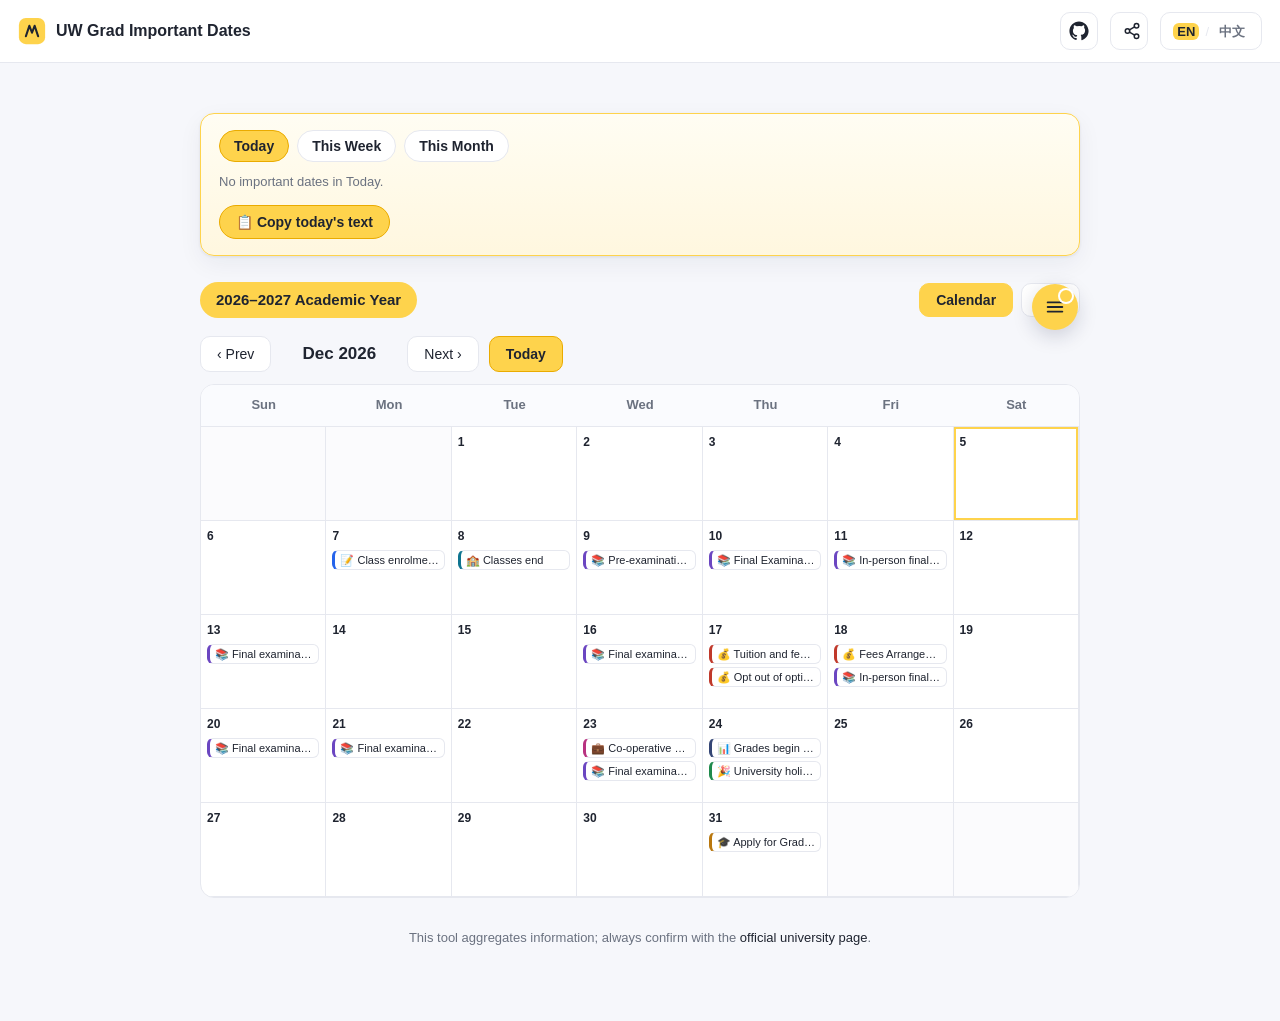
<file: apps/daily-reminder/index.html>
<!DOCTYPE html>
<html lang="en" data-lang="en">
<head>
  <meta charset="UTF-8" />
  <meta name="viewport" content="width=device-width, initial-scale=1.0" />
  <!-- SEO: Open Graph / Twitter（静态英文，供爬虫与分享卡片） -->
    <meta property="og:title" content="UW Grad Important Dates · Calendar" />
    <meta property="og:type" content="website" />
    <meta property="og:url" content="https://hairuoliu.github.io/waterloo-toolkit/apps/daily-reminder/" />
    <meta property="og:image" content="https://hairuoliu.github.io/waterloo-toolkit/apps/daily-reminder/cover.svg" />
    <meta name="twitter:card" content="summary" />
  <meta name="description" content="One thing to do each day with action tips, from UW graduate important dates. Month calendar + list views, bilingual, copy-ready for group chat." />
  <title data-i18n="dr.title">UW Grad Important Dates · Calendar</title>
  <link rel="stylesheet" href="../../assets/style.css" />
  <link rel="stylesheet" href="../../assets/i18n.css" />
  <!-- SEO: canonical + hreflang（zh 变体 = ?lang=zh，客户端切换；x-default 指向英文） -->
    <link rel="canonical" href="https://hairuoliu.github.io/waterloo-toolkit/apps/daily-reminder/" />
    <link rel="alternate" hreflang="en" href="https://hairuoliu.github.io/waterloo-toolkit/apps/daily-reminder/" />
    <link rel="alternate" hreflang="zh" href="https://hairuoliu.github.io/waterloo-toolkit/apps/daily-reminder/?lang=zh" />
    <link rel="alternate" hreflang="x-default" href="https://hairuoliu.github.io/waterloo-toolkit/apps/daily-reminder/" />
</head>
<body>
  <header class="topbar">
    <a class="brand" href="../../index.html" data-i18n-attr="aria-label:dr.back" aria-label="Back to UW Toolkit">
      <span class="uw-logo" aria-hidden="true">
        <svg viewBox="0 0 32 32" width="28" height="28">
          <rect x="1" y="1" width="30" height="30" rx="8" fill="#FED34C"/>
          <path d="M9 22 L13 10 L16 18 L19 10 L23 22" fill="none" stroke="#1f2430" stroke-width="2.4" stroke-linejoin="round" stroke-linecap="round"/>
        </svg>
      </span>
      <span class="brand-text" data-i18n="dr.brand">UW Grad Important Dates</span>
    </a>
    <div class="top-actions">
      <a class="icon-btn" href="https://github.com/HairuoLiu/waterloo-toolkit/tree/master/apps/daily-reminder" target="_blank" rel="noopener" data-i18n-attr="aria-label:dr.nav.github,title:dr.nav.github" aria-label="View source on GitHub" title="View source on GitHub">
        <svg viewBox="0 0 24 24" width="20" height="20" fill="currentColor" aria-hidden="true"><path d="M12 .5C5.7.5.5 5.7.5 12c0 5.1 3.3 9.4 7.9 10.9.6.1.8-.3.8-.6v-2c-3.2.7-3.9-1.4-3.9-1.4-.5-1.3-1.3-1.7-1.3-1.7-1.1-.7.1-.7.1-.7 1.2.1 1.8 1.2 1.8 1.2 1 1.8 2.7 1.3 3.4 1 .1-.8.4-1.3.7-1.6-2.6-.3-5.3-1.3-5.3-5.7 0-1.3.5-2.3 1.2-3.1-.1-.3-.5-1.5.1-3.1 0 0 1-.3 3.3 1.2a11.5 11.5 0 0 1 6 0C17 4.7 18 5 18 5c.6 1.6.2 2.8.1 3.1.8.8 1.2 1.8 1.2 3.1 0 4.4-2.7 5.4-5.3 5.7.4.4.8 1.1.8 2.2v3.3c0 .3.2.7.8.6 4.6-1.5 7.9-5.8 7.9-10.9C23.5 5.7 18.3.5 12 .5z"/></svg>
      </a>
      <button class="icon-btn" id="share-btn" data-i18n-attr="aria-label:dr.share.aria,title:dr.share.aria" aria-label="Share this page" title="Share this page">
        <svg viewBox="0 0 24 24" width="20" height="20" fill="none" stroke="currentColor" stroke-width="2" stroke-linecap="round" stroke-linejoin="round" aria-hidden="true"><circle cx="18" cy="5" r="3"/><circle cx="6" cy="12" r="3"/><circle cx="18" cy="19" r="3"/><line x1="8.6" y1="13.5" x2="15.4" y2="17.5"/><line x1="15.4" y1="6.5" x2="8.6" y2="10.5"/></svg>
      </button>
    </div>
  </header>

  <main class="wrap">
    <!-- 顶部提醒中心：今日 / 本周 / 本月（每 tab 自带复制） -->
    <section class="remind-hub">
      <div class="remind-tabs">
        <button class="rtab active" data-range="today" data-i18n="dr.remind.today">Today</button>
        <button class="rtab" data-range="week" data-i18n="dr.remind.week">This Week</button>
        <button class="rtab" data-range="month" data-i18n="dr.remind.month">This Month</button>
      </div>
      <div class="remind-hint" id="remind-hint"></div>
      <button class="remind-copy" id="remind-copy" type="button" data-i18n="dr.copy.today">📋 Copy today's text</button>
    </section>

    <!-- 主区：日历 / 列表 -->
    <section class="view-main">
      <!-- 浮动类别筛选：与日历同一容器，浮于日历右上角 -->
      <button class="cat-fab" id="cat-fab" data-i18n-attr="aria-label:dr.cat.fab,title:dr.cat.fab" aria-label="Filter by category" title="Filter by category">
        <svg viewBox="0 0 24 24" width="22" height="22" fill="none" stroke="currentColor" stroke-width="2" stroke-linecap="round" aria-hidden="true"><line x1="4" y1="7" x2="20" y2="7"/><line x1="4" y1="12" x2="20" y2="12"/><line x1="4" y1="17" x2="20" y2="17"/></svg>
        <span class="cat-fab-dot" id="cat-fab-dot"></span>
      </button>
      <div class="cat-pop" id="cat-pop" hidden>
        <div class="cat-pop-head">
          <span data-i18n="dr.cat.title">Filter by Category</span>
          <button class="cat-pop-close" id="cat-pop-close" data-i18n-attr="aria-label:dr.cat.close" aria-label="Close">×</button>
        </div>
        <div id="cat-pop-list" class="cat-pop-list"></div>
      </div>

      <div class="view-head">
        <span class="year-badge" id="year-badge">2026–2027 Academic Year</span>
        <div class="view-tabs">
          <button class="tab active" data-view="calendar" data-i18n="dr.view.calendar">Calendar</button>
          <button class="tab" data-view="list" data-i18n="dr.view.list">List</button>
        </div>
      </div>

      <section id="calendar-view" class="cal-section">
        <div class="cal-nav">
          <button id="cal-prev" class="btn ghost" data-i18n="dr.cal.prev">‹ Prev</button>
          <span id="cal-title" class="cal-title"></span>
          <button id="cal-next" class="btn ghost" data-i18n="dr.cal.next">Next ›</button>
          <button id="cal-this" class="btn ghost today-pill" data-i18n="dr.cal.today">Today</button>
        </div>
        <div class="cal-grid">
          <div class="cal-dow-row">
            <span data-i18n="dr.dow.0">Sun</span><span data-i18n="dr.dow.1">Mon</span><span data-i18n="dr.dow.2">Tue</span><span data-i18n="dr.dow.3">Wed</span><span data-i18n="dr.dow.4">Thu</span><span data-i18n="dr.dow.5">Fri</span><span data-i18n="dr.dow.6">Sat</span>
          </div>
          <div id="cal-cells" class="cal-cells"></div>
        </div>
      </section>

      <section id="list-view" class="table-section" style="display:none">
        <div class="table-head">
          <h2><span data-i18n="dr.table.title">All Important Dates</span> <span id="table-count" class="muted"></span></h2>
        </div>
        <div class="table-scroll">
          <table>
            <thead>
              <tr><th data-i18n="dr.th.date">Date</th><th data-i18n="dr.th.event">Event</th><th data-i18n="dr.th.cat">Category</th><th data-i18n="dr.th.term">Term</th><th data-i18n="dr.th.action">Recommended Action</th></tr>
            </thead>
            <tbody id="table-body"></tbody>
          </table>
        </div>
      </section>
    </section>

    <footer class="foot">
      <p><span data-i18n="dr.footer.pre">This tool aggregates information; always confirm with the</span>
        <a href="https://uwaterloo.ca/important-dates/graduate" target="_blank" rel="noopener" data-i18n="dr.footer.link">official university page</a><span data-i18n="dr.footer.tail">.</span></p>
    </footer>
  </main>

  <!-- 日期详情模态 -->
  <div class="detail-backdrop" id="detail-backdrop">
    <div class="detail-modal" id="detail-modal" role="dialog" aria-modal="true">
      <button class="detail-close" id="detail-close" data-i18n-attr="aria-label:dr.detail.close" aria-label="Close">×</button>
      <div id="cal-detail"></div>
    </div>
  </div>

  <!-- toast -->
  <div class="toast" id="toast" hidden></div>

  <script src="../../assets/i18n.js"></script>
  <script src="../../assets/i18n/daily-reminder.js"></script>
  <script>UW_I18N.mountToggle(); UW_I18N.apply(document);</script>
  <script src="data.js"></script>
  <script src="app.js"></script>
</body>
</html>
</file>
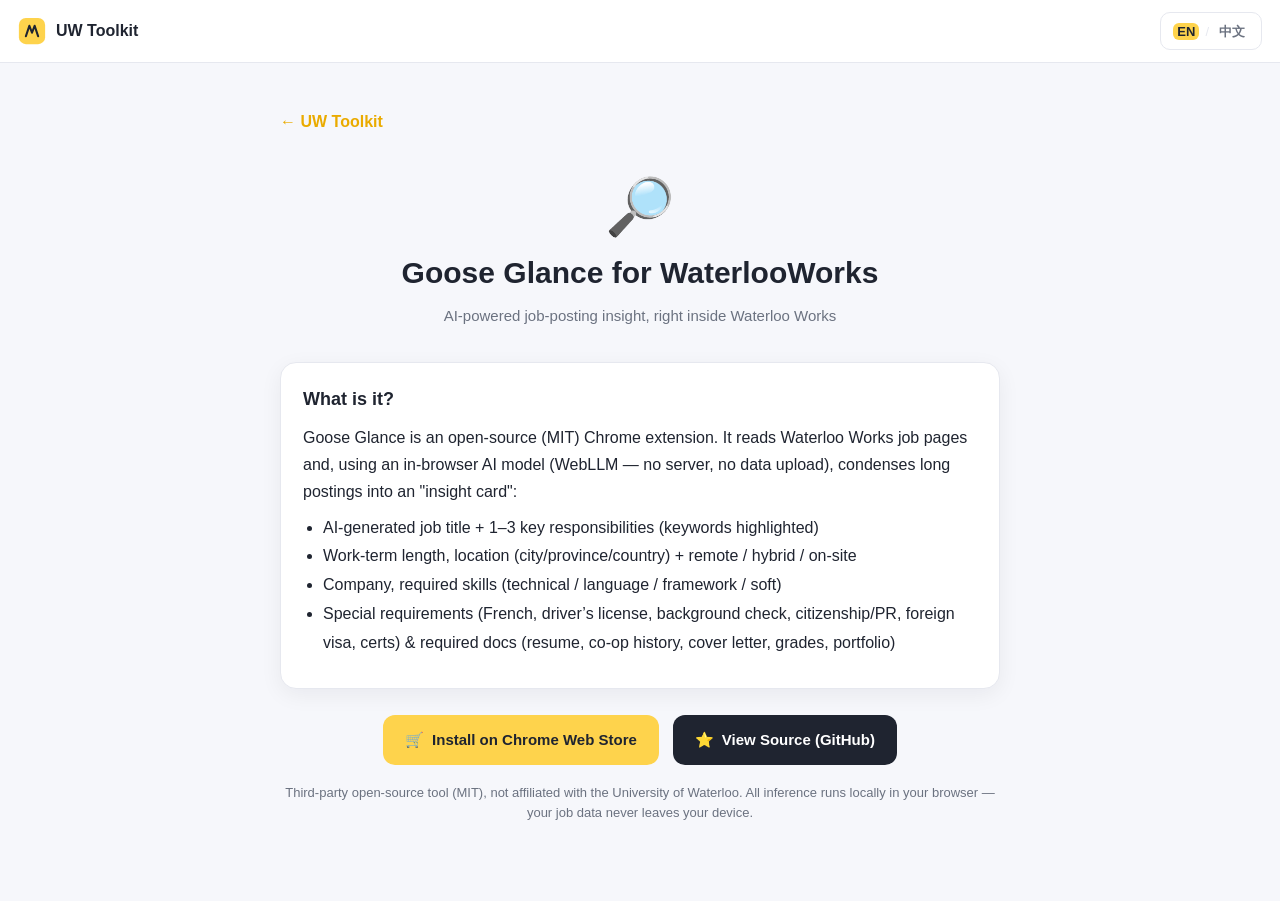
<file: apps/goose-glance/index.html>
<!DOCTYPE html>
<html lang="en" data-lang="en">
<head>
  <meta charset="UTF-8" />
  <meta name="viewport" content="width=device-width, initial-scale=1.0" />
  <!-- SEO: Open Graph / Twitter（静态英文，供爬虫与分享卡片） -->
    <meta property="og:title" content="Goose Glance for WaterlooWorks · UW Toolkit" />
    <meta property="og:type" content="website" />
    <meta property="og:url" content="https://hairuoliu.github.io/waterloo-toolkit/apps/goose-glance/" />
    <meta property="og:image" content="https://hairuoliu.github.io/waterloo-toolkit/apps/goose-glance/cover.svg" />
    <meta name="twitter:card" content="summary" />
  <meta name="description" content="AI-powered Chrome extension that reads WaterlooWorks job postings at a glance — key requirements, skills and fit, in seconds." />
  <title>Goose Glance for WaterlooWorks · UW Toolkit</title>
  <link rel="stylesheet" href="../../assets/style.css" />
  <link rel="stylesheet" href="../../assets/i18n.css" />
  <style>
    .gg-wrap { max-width: 760px; margin: 0 auto; padding: 28px 20px 64px; }
    .gg-back { display: inline-block; margin: 18px 0 8px; color: var(--brand-deep, #EAAB00); font-weight: 600; text-decoration: none; }
    .gg-hero { text-align: center; padding: 36px 0 12px; }
    .gg-hero .emoji { font-size: 56px; line-height: 1; }
    .gg-hero h1 { margin: 14px 0 6px; font-size: 30px; }
    .gg-hero .en { color: var(--muted, #6b7280); font-size: 15px; }
    .gg-card { background: #fff; border: 1px solid var(--line, #e6e8ef); border-radius: 16px; padding: 22px 22px; margin: 22px 0; box-shadow: 0 6px 22px rgba(20,24,40,.06); }
    .gg-card h2 { font-size: 18px; margin: 0 0 10px; }
    .gg-card p { color: var(--ink, #1f2430); line-height: 1.7; margin: 8px 0; }
    .gg-card ul { margin: 8px 0; padding-left: 20px; line-height: 1.8; }
    .gg-btns { display: flex; flex-wrap: wrap; gap: 14px; justify-content: center; margin: 26px 0 8px; }
    .gg-btn { display: inline-flex; align-items: center; gap: 8px; padding: 13px 22px; border-radius: 12px; font-weight: 700; text-decoration: none; font-size: 15px; transition: transform .12s ease, box-shadow .12s ease; }
    .gg-btn:hover { transform: translateY(-2px); box-shadow: 0 8px 20px rgba(20,24,40,.14); }
    .gg-btn.store { background: var(--brand, #FED34C); color: #1f2430; }
    .gg-btn.repo { background: #1f2430; color: #fff; }
    .gg-note { text-align: center; color: var(--muted, #6b7280); font-size: 13px; margin-top: 18px; }
  </style>
  <!-- SEO: canonical + hreflang（zh 变体 = ?lang=zh，客户端切换；x-default 指向英文） -->
    <link rel="canonical" href="https://hairuoliu.github.io/waterloo-toolkit/apps/goose-glance/" />
    <link rel="alternate" hreflang="en" href="https://hairuoliu.github.io/waterloo-toolkit/apps/goose-glance/" />
    <link rel="alternate" hreflang="zh" href="https://hairuoliu.github.io/waterloo-toolkit/apps/goose-glance/?lang=zh" />
    <link rel="alternate" hreflang="x-default" href="https://hairuoliu.github.io/waterloo-toolkit/apps/goose-glance/" />
</head>
<body>
  <header class="topbar">
    <a class="brand" href="../../index.html" aria-label="返回滑铁卢工具箱 / Back to UW Toolkit">
      <span class="uw-logo" aria-hidden="true">
        <svg viewBox="0 0 32 32" width="28" height="28">
          <rect x="1" y="1" width="30" height="30" rx="8" fill="#FED34C"/>
          <path d="M9 22 L13 10 L16 18 L19 10 L23 22" fill="none" stroke="#1f2430" stroke-width="2.4" stroke-linejoin="round" stroke-linecap="round"/>
        </svg>
      </span>
      <span class="brand-text" data-i18n="gg.brand">UW Toolkit</span>
    </a>
    <div class="top-actions"></div>
  </header>

  <div class="gg-wrap">
    <a class="gg-back" href="../../index.html">← <span data-i18n="gg.back">UW Toolkit</span></a>

    <div class="gg-hero">
      <div class="emoji">🔎</div>
      <h1 data-i18n="gg.h1">Goose Glance for WaterlooWorks</h1>
      <div class="en" style="display:inline;color:var(--muted,#6b7280);font-size:15px;" data-i18n="gg.hero.sub">AI-powered job-posting insight, right inside Waterloo Works</div>
    </div>

    <div class="gg-card">
      <h2 data-i18n="gg.card1.title">What is it?</h2>
      <p data-i18n="gg.card1.p">Goose Glance is an open-source (MIT) Chrome extension. It reads Waterloo Works job pages and, using an in-browser AI model (WebLLM — no server, no data upload), condenses long postings into an "insight card":</p>
      <ul>
        <li data-i18n="gg.li1">AI-generated job title + 1–3 key responsibilities (keywords highlighted)</li>
        <li data-i18n="gg.li2">Work-term length, location (city/province/country) + remote / hybrid / on-site</li>
        <li data-i18n="gg.li3">Company, required skills (technical / language / framework / soft)</li>
        <li data-i18n="gg.li4">Special requirements (French, driver’s license, background check, citizenship/PR, foreign visa, certs) & required docs (resume, co-op history, cover letter, grades, portfolio)</li>
      </ul>
    </div>

    <div class="gg-btns">
      <a class="gg-btn store" href="https://chromewebstore.google.com/detail/goose-glance-for-waterloo/hblfffccmiegiahkolkendnfkaegogjg" target="_blank" rel="noopener">🛒 <span data-i18n="gg.btn.store">Install on Chrome Web Store</span></a>
      <a class="gg-btn repo" href="https://github.com/lacser/Goose-Glance-for-WaterlooWorks" target="_blank" rel="noopener">⭐ <span data-i18n="gg.btn.repo">View Source (GitHub)</span></a>
    </div>

    <p class="gg-note" data-i18n="gg.note">Third-party open-source tool (MIT), not affiliated with the University of Waterloo. All inference runs locally in your browser — your job data never leaves your device.</p>
  </div>

  <script src="../../assets/i18n/goose-glance.js"></script>
  <script src="../../assets/i18n.js"></script>
  <script>UW_I18N.mountToggle(); UW_I18N.apply(document);</script>
</body>
</html>
</file>
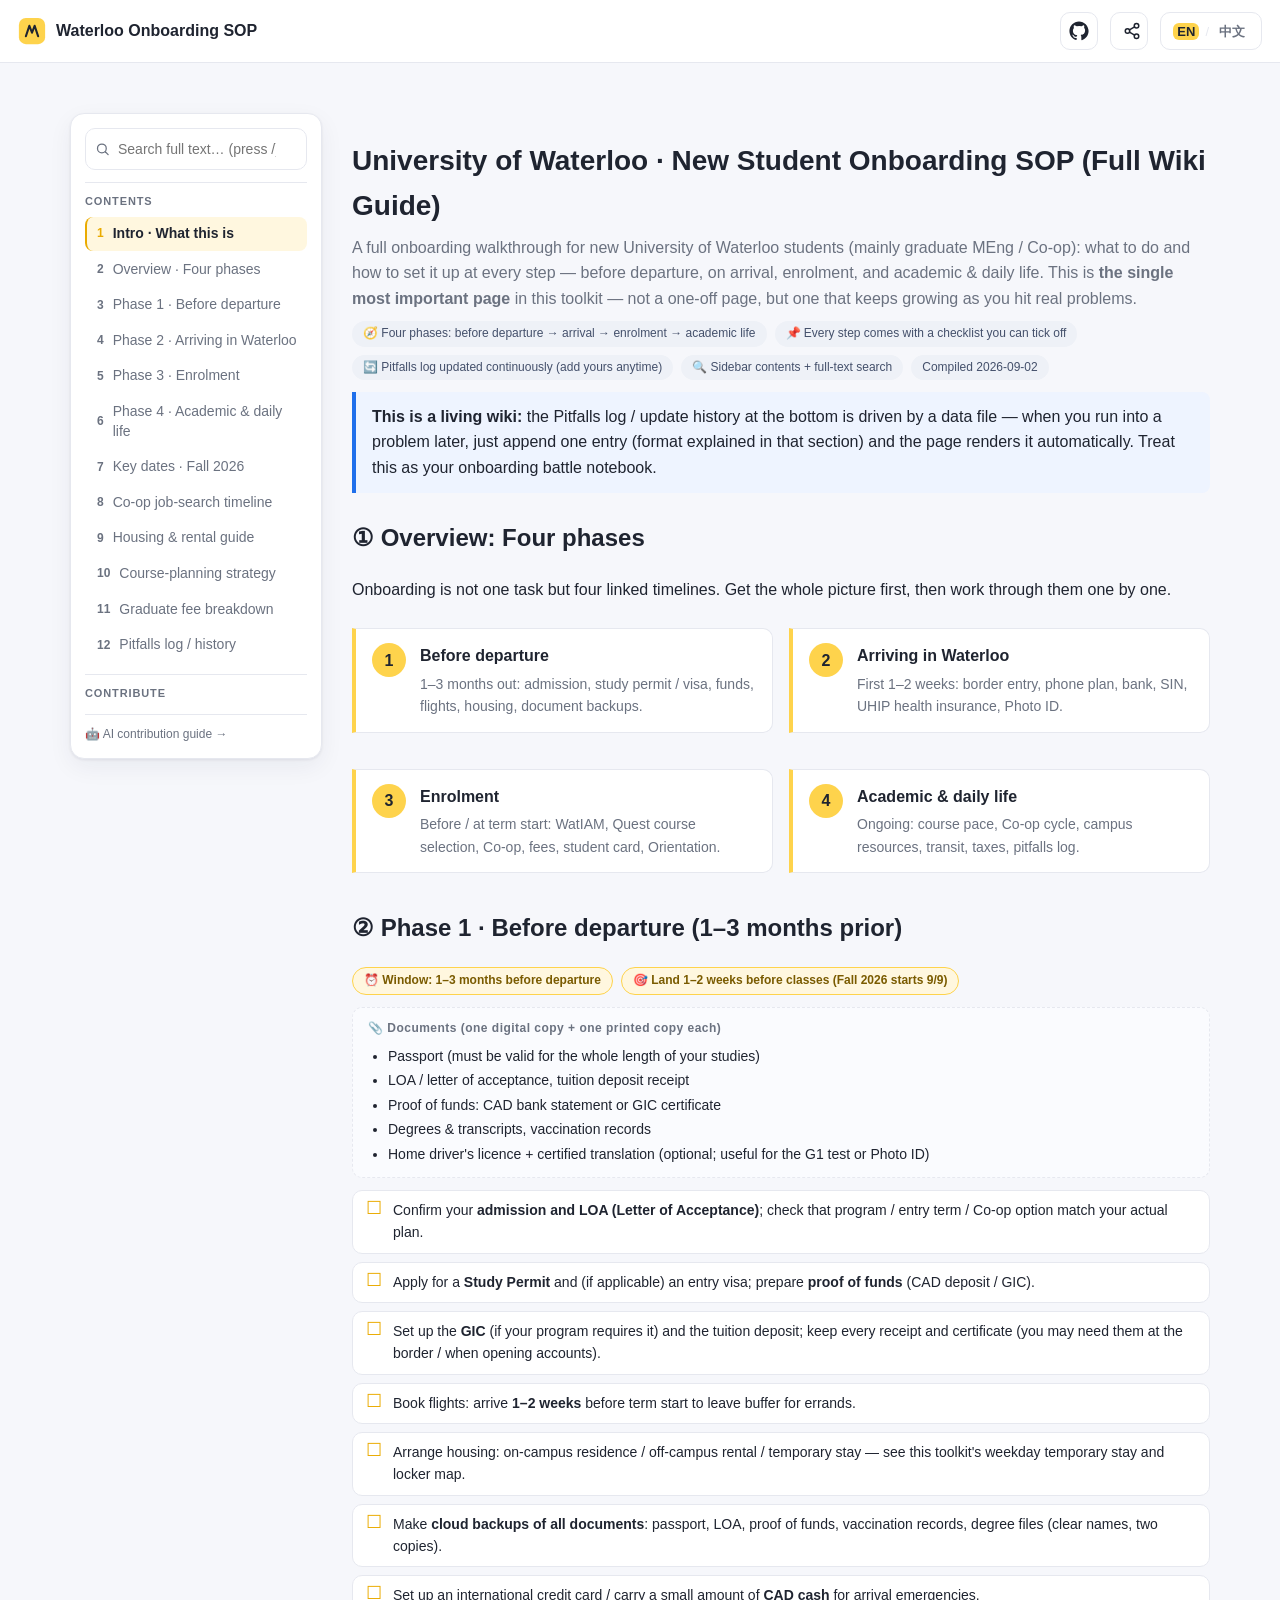
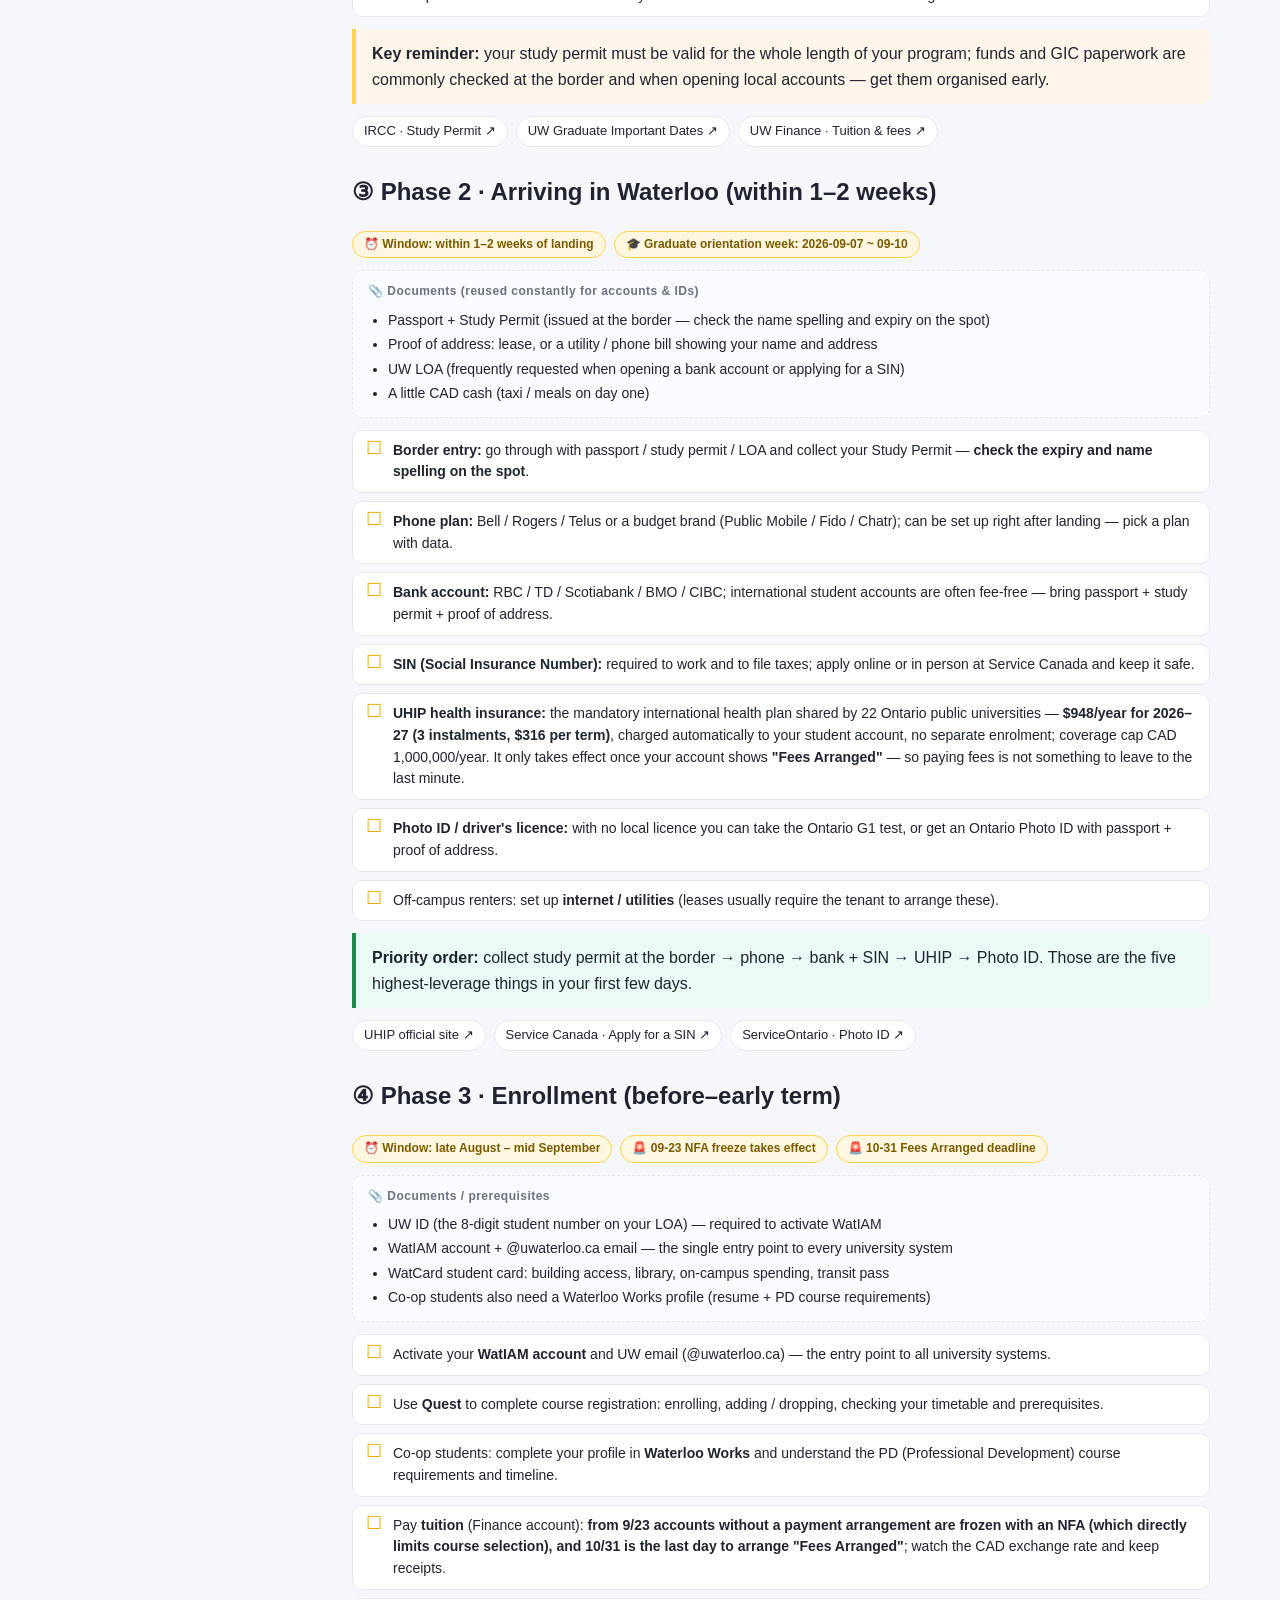
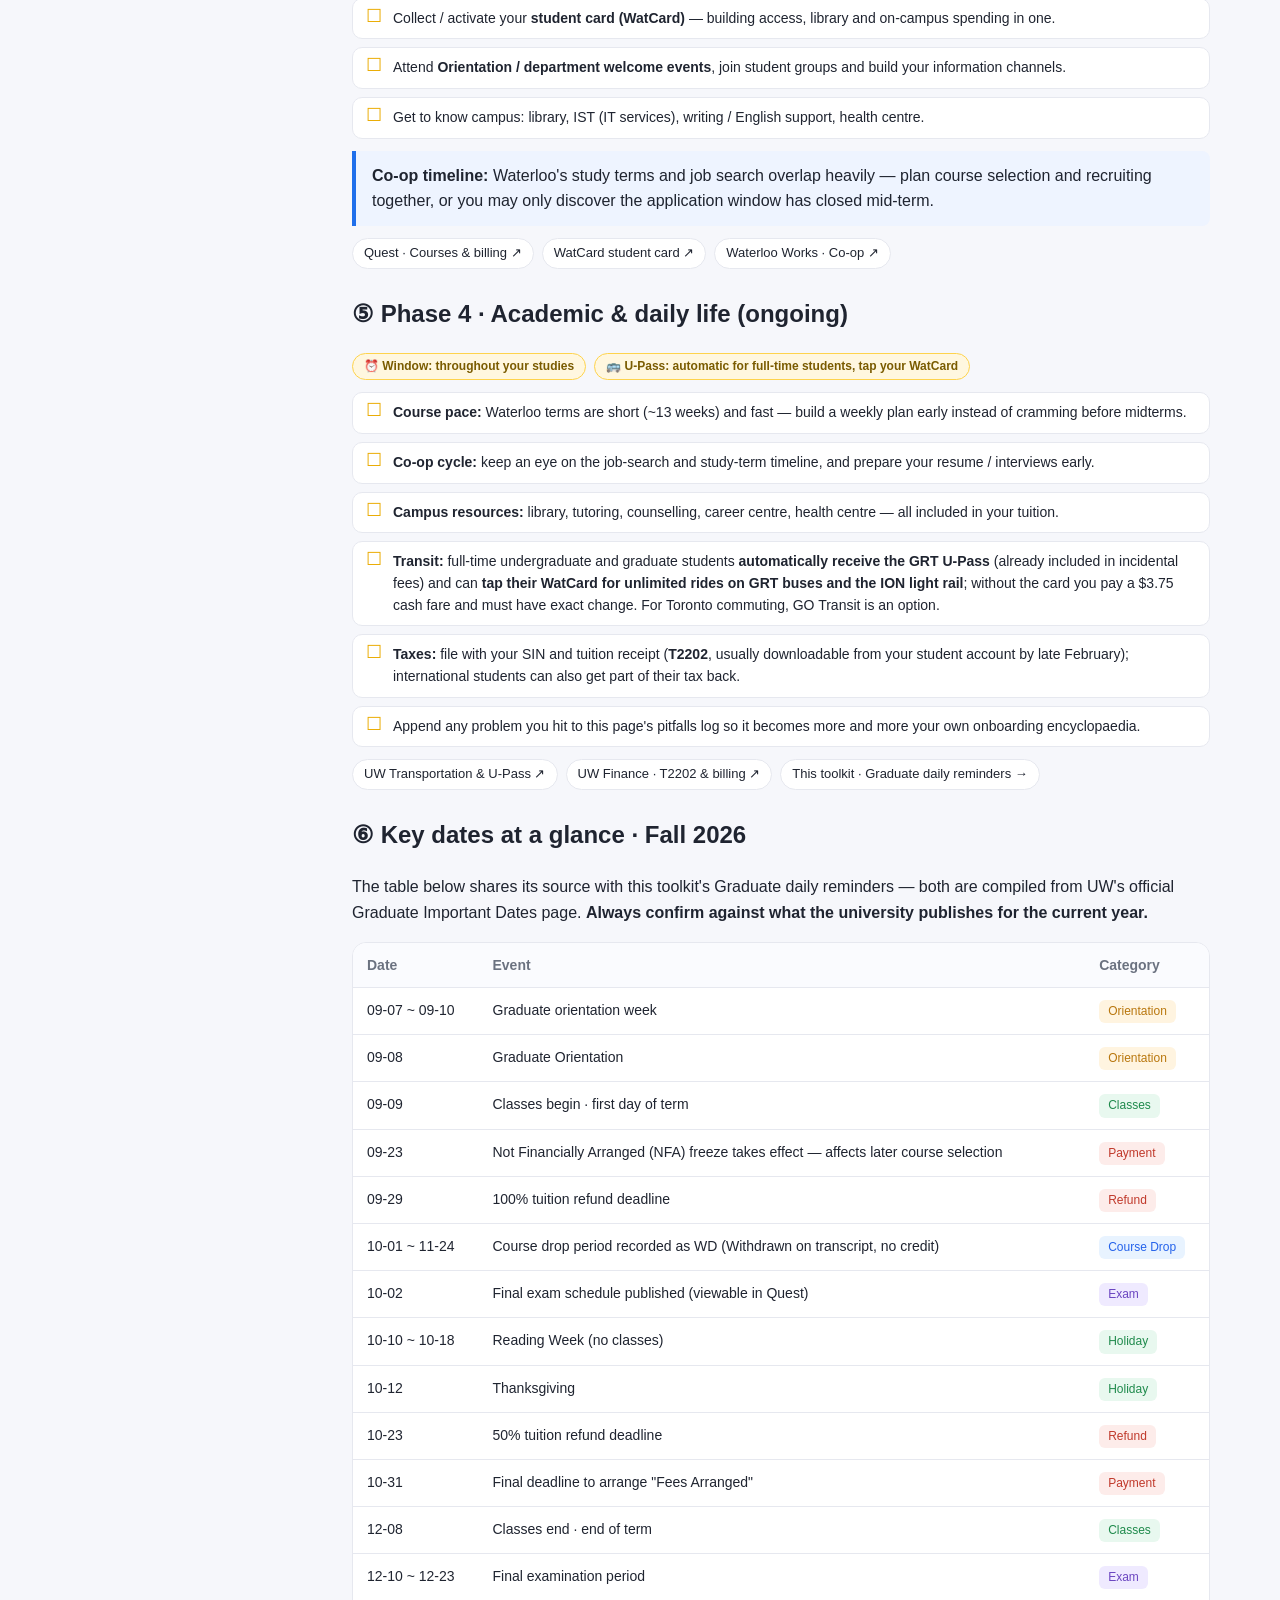
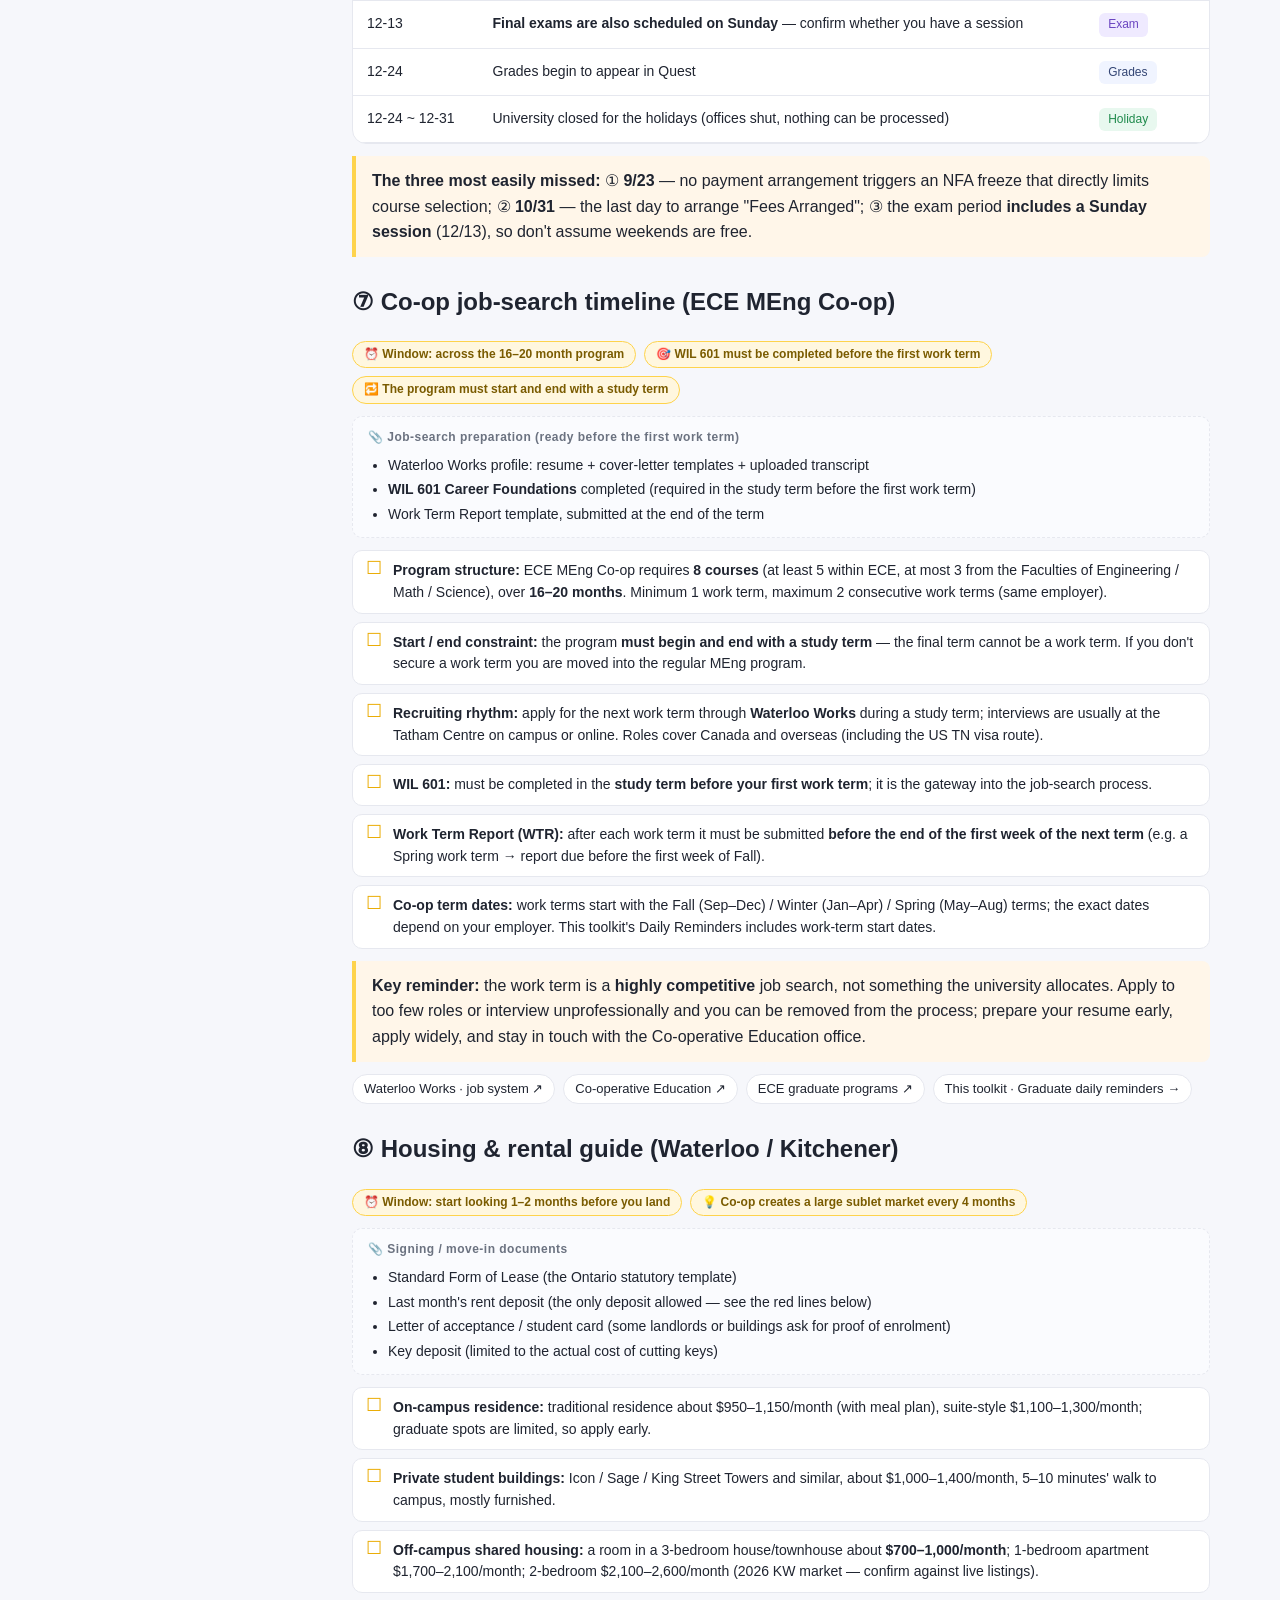
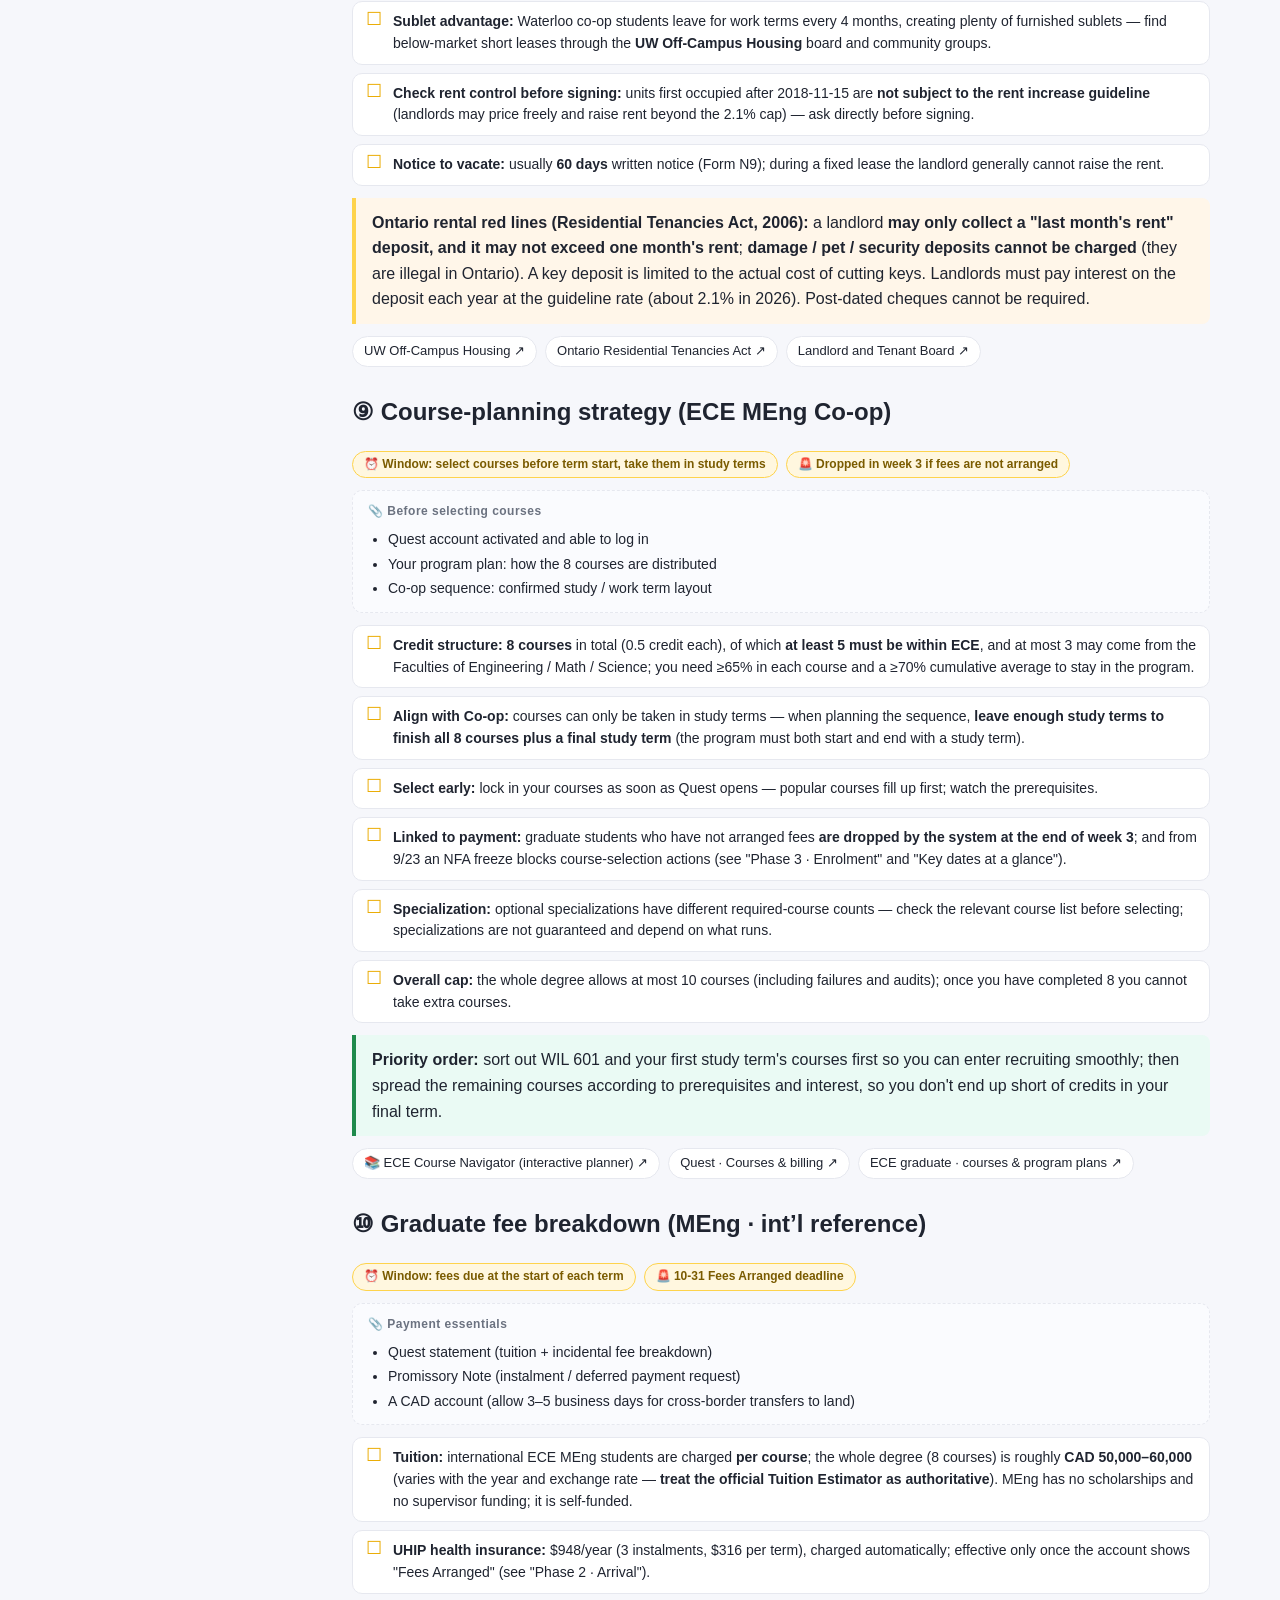
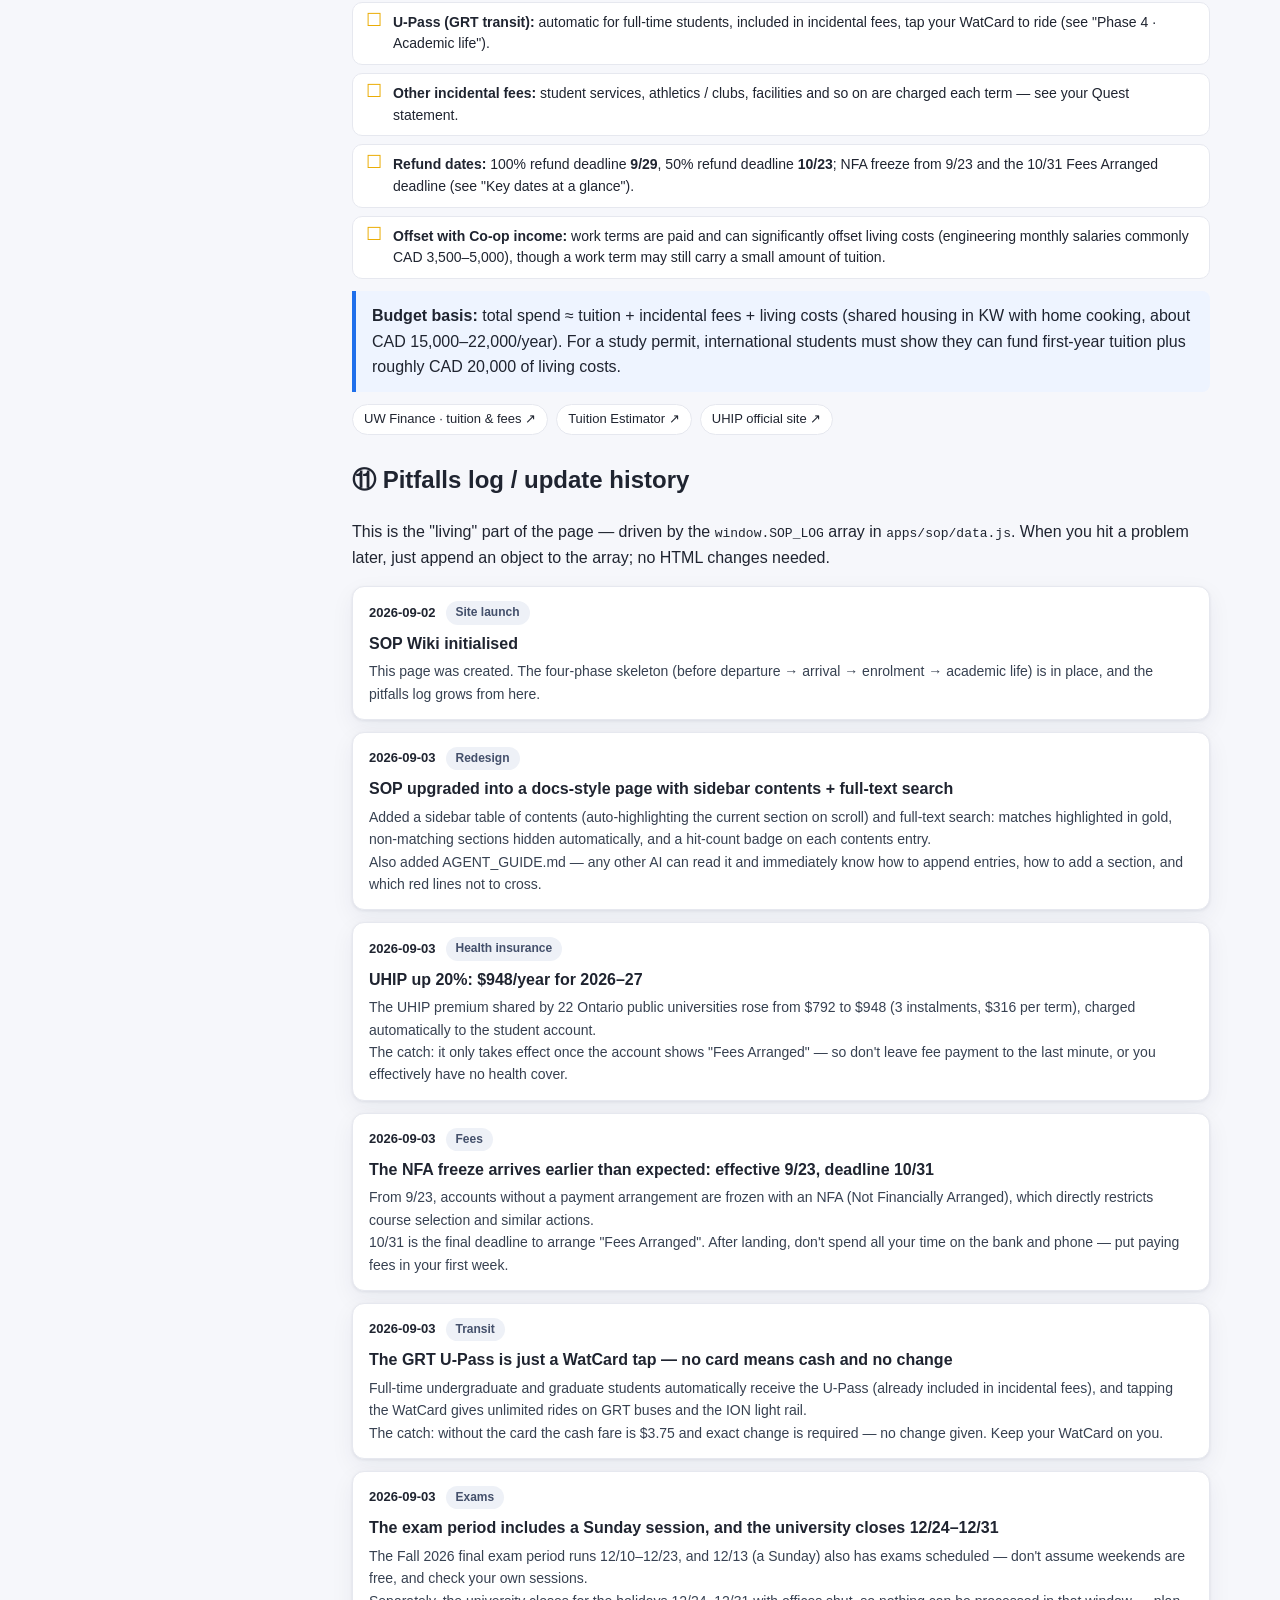
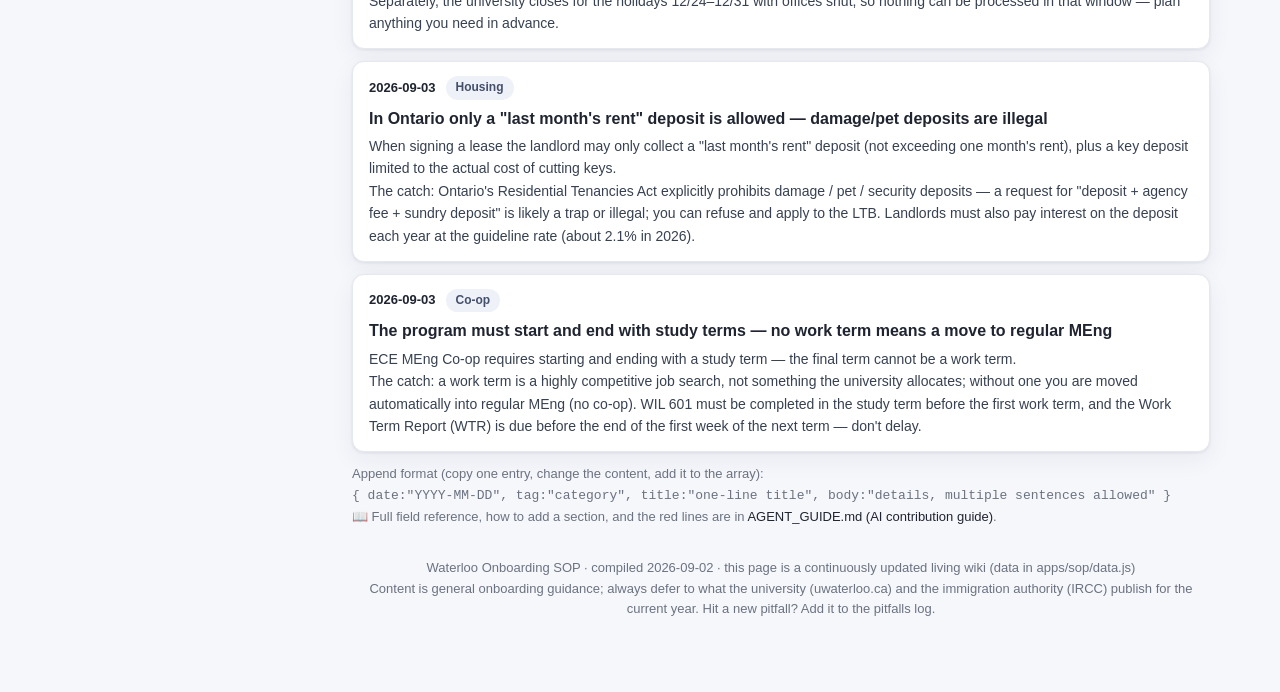
<file: apps/sop/index.html>
<!DOCTYPE html>
<html lang="en" data-lang="en">
<head>
  <meta charset="UTF-8" />
  <meta name="viewport" content="width=device-width, initial-scale=1.0" />
  <!-- SEO: Open Graph / Twitter（静态英文，供爬虫与分享卡片） -->
    <meta property="og:title" content="Waterloo Onboarding SOP · UW Toolkit" />
    <meta property="og:type" content="website" />
    <meta property="og:url" content="https://hairuoliu.github.io/waterloo-toolkit/apps/sop/" />
    <meta property="og:image" content="https://hairuoliu.github.io/waterloo-toolkit/apps/sop/cover.svg" />
    <meta name="twitter:card" content="summary" />
  <title data-i18n="sop.title">Waterloo Onboarding SOP · UW Toolkit</title>
  <meta name="description" data-i18n-attr="content:sop.desc" content="A full-process onboarding wiki for new University of Waterloo students: before departure, arrival, enrolment and academic life, with a living pitfalls log." />
  <link rel="stylesheet" href="../../assets/style.css" />
  <link rel="stylesheet" href="../../assets/i18n.css" />
  <style>
    /* 仅 SOP 专属组件；其余复用 assets/style.css 全站设计语言 */
    .pill-row { display:flex; flex-wrap:wrap; gap:8px; margin:10px 0 0; }
    .pill { display:inline-block; background:#eef1f7; color:#44506b; border-radius:999px; padding:3px 11px; font-size:12px; }
    .box-good { border-left:4px solid #1f8a4c; background:#eafaf4; padding:12px 16px; border-radius:0 8px 8px 0; margin:12px 0; }
    .box-callout { border-left:4px solid #1f6feb; background:#eef4ff; padding:12px 16px; border-radius:0 8px 8px 0; margin:12px 0; }
    .box-warn { border-left:4px solid var(--brand); background:#fff6e9; padding:12px 16px; border-radius:0 8px 8px 0; margin:12px 0; }
    .two { display:grid; grid-template-columns:1fr 1fr; gap:16px; }
    @media (max-width:760px){ .two { grid-template-columns:1fr; } }
    html { scroll-behavior: smooth; }
    section { scroll-margin-top: 84px; }

    /* 阶段卡片 */
    .phase { display:flex; gap:14px; align-items:flex-start; padding:14px 16px; border:1px solid var(--line); border-left:4px solid var(--brand); border-radius:0 10px 10px 0; background:var(--card); margin:10px 0; }
    .phase .num { flex:0 0 auto; width:34px; height:34px; border-radius:50%; background:var(--brand); color:var(--brand-ink); font-weight:800; display:flex; align-items:center; justify-content:center; }
    .phase h3 { margin:0 0 4px; font-size:16px; }
    .phase p { margin:0; color:var(--muted); font-size:14px; }

    /* 清单 */
    .check-list { list-style:none; margin:12px 0; padding:0; }
    .check-list li { position:relative; padding:9px 12px 9px 40px; border:1px solid var(--line); border-radius:10px; margin-bottom:8px; background:var(--card); font-size:14px; line-height:1.55; }
    .check-list li::before { content:"☐"; position:absolute; left:13px; top:8px; font-size:18px; line-height:1; color:var(--brand-deep); }

    /* 踩坑记录 / 更新日志 */
    .log-item { border:1px solid var(--line); border-radius:12px; padding:14px 16px; margin-bottom:12px; background:var(--card); box-shadow:var(--shadow); }
    .log-meta { display:flex; gap:10px; align-items:center; margin-bottom:6px; flex-wrap:wrap; }
    .log-date { font-weight:700; color:var(--ink); font-size:13px; }
    .log-tag { font-size:12px; padding:2px 10px; border-radius:999px; background:#eef1f7; color:#44506b; font-weight:600; }
    .log-title { font-weight:700; font-size:16px; margin-bottom:4px; }
    .log-body { color:#374151; font-size:14px; line-height:1.6; }
    .log-hint { font-size:13px; color:var(--muted); margin-top:10px; }

    /* ===== Wiki 两栏布局（SOP 专属）：左侧目录 + 搜索，右侧正文 ===== */
    .sop-wrap { max-width: 1180px; }
    .sop-layout {
      display: grid; grid-template-columns: 252px minmax(0, 1fr);
      gap: 30px; align-items: start; margin-top: 22px;
    }
    .sop-side {
      position: sticky; top: 76px; max-height: calc(100vh - 100px); overflow-y: auto;
      background: var(--card); border: 1px solid var(--line);
      border-radius: var(--radius); box-shadow: var(--shadow); padding: 14px;
    }
    .sop-main { min-width: 0; }

    /* 搜索框 */
    .side-search { position: relative; margin-bottom: 6px; }
    .side-search input {
      width: 100%; padding: 9px 30px 9px 32px; font: inherit; font-size: 14px;
      border: 1px solid var(--line); border-radius: 10px;
      background: var(--card); color: var(--ink);
    }
    .side-search input:focus {
      outline: none; border-color: var(--brand-deep);
      box-shadow: 0 0 0 3px rgba(234, 171, 0, .18);
    }
    .side-search .s-icon {
      position: absolute; left: 10px; top: 50%; transform: translateY(-50%);
      color: var(--muted); pointer-events: none; display: flex;
    }
    .side-search .s-clear {
      position: absolute; right: 6px; top: 50%; transform: translateY(-50%);
      width: 22px; height: 22px; border: none; border-radius: 50%;
      background: #eceef4; color: var(--muted); font-size: 15px; line-height: 1;
      cursor: pointer; display: flex; align-items: center; justify-content: center;
    }
    .side-search .s-clear:hover { background: #e2e5ee; color: var(--ink); }
    .side-search .s-clear[hidden], .s-status[hidden] { display: none; }
    .s-status { font-size: 12px; color: #7a5b00; margin: 8px 0 10px; font-weight: 600; }

    .side-label {
      font-size: 11px; font-weight: 700; letter-spacing: .08em; color: var(--muted);
      text-transform: uppercase; margin: 12px 0 6px; padding-top: 10px;
      border-top: 1px solid var(--line);
    }
    .side-toc { display: flex; flex-direction: column; gap: 2px; }
    .side-toc a {
      display: flex; align-items: center; gap: 9px; padding: 7px 10px;
      border-radius: 8px; border-left: 2px solid transparent;
      font-size: 14px; color: var(--muted); text-decoration: none; line-height: 1.4;
    }
    .side-toc a:hover { background: #f3f5fb; color: var(--ink); text-decoration: none; }
    .side-toc a.active {
      background: #fff7df; color: var(--brand-ink); font-weight: 600;
      border-left-color: var(--brand-deep);
    }
    .side-toc a .t-num { flex: 0 0 auto; font-size: 12px; color: var(--muted); font-weight: 600; }
    .side-toc a.active .t-num { color: var(--brand-deep); }
    .side-toc a .t-label { flex: 1 1 auto; min-width: 0; }
    .side-toc a .t-count {
      flex: 0 0 auto; margin-left: auto; font-size: 11px; font-weight: 700;
      color: #7a5b00; background: var(--brand); border-radius: 999px; padding: 0 7px;
    }
    .side-toc a.dim { opacity: .38; }

    .side-foot { margin-top: 12px; padding-top: 10px; border-top: 1px solid var(--line); font-size: 12px; }
    .side-foot a { color: var(--muted); }
    .side-foot a:hover { color: var(--brand-deep); }

    /* 搜索命中高亮 */
    mark { background: var(--brand); color: var(--brand-ink); border-radius: 3px; padding: 0 2px; }

    /* 时间窗口 / 材料 / 官方链接（SOP 完整性三件套） */
    .meta-row { display: flex; flex-wrap: wrap; gap: 8px; margin: 12px 0 2px; }
    .meta-chip {
      display: inline-flex; align-items: center; gap: 6px; font-size: 12px; font-weight: 600;
      padding: 3px 11px; border-radius: 999px;
      background: #fff7df; color: #7a5b00; border: 1px solid var(--brand);
    }
    .needs {
      border: 1px dashed var(--line); border-radius: 10px; padding: 11px 15px;
      margin: 12px 0; background: #fafbfe; font-size: 14px;
    }
    .needs > b {
      display: block; font-size: 12px; letter-spacing: .04em;
      color: var(--muted); margin-bottom: 6px;
    }
    .needs ul { margin: 0; padding-left: 20px; line-height: 1.75; }
    .link-row { display: flex; flex-wrap: wrap; gap: 8px; margin: 12px 0 0; }
    .link-row a {
      display: inline-flex; align-items: center; gap: 5px; font-size: 13px;
      padding: 4px 11px; border: 1px solid var(--line); border-radius: 999px;
      background: var(--card); color: var(--accent); text-decoration: none;
    }
    .link-row a:hover { border-color: var(--brand-deep); background: #fffdf3; text-decoration: none; }

    /* 重要日期表：复用全站 table 规范，仅补两个分类色 */
    .cat-迎新 { background: #fff4e0; color: #b9770e; }
    .cat-上课 { background: #e8f8ef; color: #1f8a4c; }

    @media (max-width: 900px) {
      .sop-layout { grid-template-columns: 1fr; gap: 18px; }
      .sop-side { position: static; max-height: none; overflow: visible; }
    }
  </style>
  <!-- SEO: canonical + hreflang（zh 变体 = ?lang=zh，客户端切换；x-default 指向英文） -->
    <link rel="canonical" href="https://hairuoliu.github.io/waterloo-toolkit/apps/sop/" />
    <link rel="alternate" hreflang="en" href="https://hairuoliu.github.io/waterloo-toolkit/apps/sop/" />
    <link rel="alternate" hreflang="zh" href="https://hairuoliu.github.io/waterloo-toolkit/apps/sop/?lang=zh" />
    <link rel="alternate" hreflang="x-default" href="https://hairuoliu.github.io/waterloo-toolkit/apps/sop/" />
</head>
<body>
  <header class="topbar">
    <a class="brand" href="../../index.html" data-i18n-attr="aria-label:sop.back" aria-label="Back to UW Toolkit">
      <span class="uw-logo" aria-hidden="true">
        <svg viewBox="0 0 32 32" width="28" height="28">
          <rect x="1" y="1" width="30" height="30" rx="8" fill="#FED34C"/>
          <path d="M9 22 L13 10 L16 18 L19 10 L23 22" fill="none" stroke="#1f2430" stroke-width="2.4" stroke-linejoin="round" stroke-linecap="round"/>
        </svg>
      </span>
      <span class="brand-text" data-i18n="sop.brand">Waterloo Onboarding SOP</span>
    </a>
    <div class="top-actions">
      <a class="icon-btn" href="https://github.com/HairuoLiu/waterloo-toolkit/tree/master/apps/sop" target="_blank" rel="noopener" data-i18n-attr="aria-label:sop.nav.github,title:sop.nav.github" aria-label="View source on GitHub" title="View source on GitHub">
        <svg viewBox="0 0 24 24" width="20" height="20" fill="currentColor" aria-hidden="true"><path d="M12 .5C5.7.5.5 5.7.5 12c0 5.1 3.3 9.4 7.9 10.9.6.1.8-.3.8-.6v-2c-3.2.7-3.9-1.4-3.9-1.4-.5-1.3-1.3-1.7-1.3-1.7-1.1-.7.1-.7.1-.7 1.2.1 1.8 1.2 1.8 1.2 1 1.8 2.7 1.3 3.4 1 .1-.8.4-1.3.7-1.6-2.6-.3-5.3-1.3-5.3-5.7 0-1.3.5-2.3 1.2-3.1-.1-.3-.5-1.5.1-3.1 0 0 1-.3 3.3 1.2a11.5 11.5 0 0 1 6 0C17 4.7 18 5 18 5c.6 1.6.2 2.8.1 3.1.8.8 1.2 1.8 1.2 3.1 0 4.4-2.7 5.4-5.3 5.7.4.4.8 1.1.8 2.2v3.3c0 .3.2.7.8.6 4.6-1.5 7.9-5.8 7.9-10.9C23.5 5.7 18.3.5 12 .5z"/></svg>
      </a>
      <button class="icon-btn" id="share-btn" data-i18n-attr="aria-label:sop.share.aria,title:sop.share.aria" aria-label="Share this page" title="Share this page">
        <svg viewBox="0 0 24 24" width="20" height="20" fill="none" stroke="currentColor" stroke-width="2" stroke-linecap="round" stroke-linejoin="round" aria-hidden="true"><circle cx="18" cy="5" r="3"/><circle cx="6" cy="12" r="3"/><circle cx="18" cy="19" r="3"/><line x1="8.6" y1="13.5" x2="15.4" y2="17.5"/><line x1="15.4" y1="6.5" x2="8.6" y2="10.5"/></svg>
      </button>
    </div>
  </header>

  <main class="wrap sop-wrap">
    <div class="sop-layout">
      <!-- ===== 左侧：搜索 + 目录 ===== -->
      <aside class="sop-side">
        <div class="side-search">
          <span class="s-icon" aria-hidden="true">
            <svg viewBox="0 0 24 24" width="15" height="15" fill="none" stroke="currentColor" stroke-width="2" stroke-linecap="round"><circle cx="11" cy="11" r="7"/><line x1="16.5" y1="16.5" x2="21" y2="21"/></svg>
          </span>
          <input id="sop-search" type="text" data-i18n-attr="placeholder:sop.search.ph,aria-label:sop.search.aria" placeholder="Search full text… (press /)" autocomplete="off" aria-label="Search SOP full text" />
          <button class="s-clear" id="sop-clear" hidden data-i18n-attr="aria-label:sop.search.clear" aria-label="Clear search">×</button>
        </div>
        <p class="s-status" id="sop-status" hidden></p>
        <div class="side-label" data-i18n="sop.toc.label">Contents</div>
        <nav class="side-toc" id="side-toc"></nav>
        <div class="side-label" data-i18n="sop.contrib.label">Contribute</div>
        <div class="side-foot">
          <a href="https://github.com/HairuoLiu/waterloo-toolkit/blob/master/apps/sop/AGENT_GUIDE.md" target="_blank" rel="noopener" data-i18n="sop.contrib.link">🤖 AI contribution guide →</a>
        </div>
      </aside>

      <!-- ===== 右侧：正文 ===== -->
      <div class="sop-main">
        <section class="hero" id="top" data-toc="开篇 · 这是什么" data-toc-key="sop.toc.hero">
          <h1 data-i18n="sop.hero.h1">University of Waterloo · New Student Onboarding SOP (Full Wiki Guide)</h1>
          <p class="sub">
            <span lang="en">A full onboarding walkthrough for new University of Waterloo students (mainly graduate MEng / Co-op): what to do and how to set it up at every step — before departure, on arrival, enrolment, and academic &amp; daily life. This is <b>the single most important page</b> in this toolkit — not a one-off page, but one that keeps growing as you hit real problems.</span>
            <span lang="zh">面向滑铁卢大学新生（以研究生 MEng / Co-op 为主）的入学全流程指南：从出国前到落地、注册、学术与日常生活，每一步该做什么、怎么设置。这是本工具箱里<b>最重要的一篇</b>——它不是一个一次性的页面，而会随你遇到的真实问题不断长大。</span>
          </p>
          <div class="pill-row">
            <span class="pill"><span lang="en">🧭 Four phases: before departure → arrival → enrolment → academic life</span><span lang="zh">🧭 四阶段：行前 → 抵达 → 注册 → 学术生活</span></span>
            <span class="pill"><span lang="en">📌 Every step comes with a checklist you can tick off</span><span lang="zh">📌 每一步附清单，可逐项打勾</span></span>
            <span class="pill"><span lang="en">🔄 Pitfalls log updated continuously (add yours anytime)</span><span lang="zh">🔄 踩坑记录持续更新（你随时追加）</span></span>
            <span class="pill"><span lang="en">🔍 Sidebar contents + full-text search</span><span lang="zh">🔍 左侧目录 + 全文搜索</span></span>
            <span class="pill"><span lang="en">Compiled 2026-09-02</span><span lang="zh">编制 2026-09-02</span></span>
          </div>
          <div class="box-callout">
            <b><span lang="en">This is a living wiki:</span><span lang="zh">这是一篇「活的 Wiki」：</span></b>
            <span lang="en"> the </span><span lang="zh">页面底部的 </span><a href="#log"><span lang="en">Pitfalls log / update history</span><span lang="zh">踩坑记录 / 更新日志</span></a>
            <span lang="en"> at the bottom is driven by a data file — when you run into a problem later, just append one entry (format explained in that section) and the page renders it automatically. Treat this as your onboarding battle notebook.</span>
            <span lang="zh"> 由一个数据文件驱动——你之后在不同时间段遇到的问题，直接往里追加一条即可（格式见该区说明），页面会自动渲染。建议把这里当成你的「入学作战笔记」。</span>
          </div>
        </section>

        <!-- ① 总览 -->
        <section id="overview" data-toc="总览 · 四个阶段" data-toc-key="sop.toc.overview">
          <h2 data-i18n="sop.h.overview">① Overview: Four phases</h2>
          <p class="sub">
            <span lang="en">Onboarding is not one task but four linked timelines. Get the whole picture first, then work through them one by one.</span>
            <span lang="zh">入学不是一件事，而是四条前后衔接的时间线。先建立全局感，再逐段展开。</span>
          </p>
          <div class="two">
            <div class="phase" lang="en"><div class="num">1</div><div><h3>Before departure</h3><p>1–3 months out: admission, study permit / visa, funds, flights, housing, document backups.</p></div></div>
            <div class="phase" lang="zh"><div class="num">1</div><div><h3>行前准备</h3><p>出国前 1–3 个月：录取、学签/签证、资金、机票、住宿、证件备份。</p></div></div>
            <div class="phase" lang="en"><div class="num">2</div><div><h3>Arriving in Waterloo</h3><p>First 1–2 weeks: border entry, phone plan, bank, SIN, UHIP health insurance, Photo ID.</p></div></div>
            <div class="phase" lang="zh"><div class="num">2</div><div><h3>抵达滑铁卢</h3><p>落地 1–2 周内：入境、手机卡、银行、SIN、医保 UHIP、Photo ID。</p></div></div>
            <div class="phase" lang="en"><div class="num">3</div><div><h3>Enrolment</h3><p>Before / at term start: WatIAM, Quest course selection, Co-op, fees, student card, Orientation.</p></div></div>
            <div class="phase" lang="zh"><div class="num">3</div><div><h3>入学注册</h3><p>开学前—开学初：WatIAM、Quest 选课、Co-op、缴费、学生卡、Orientation。</p></div></div>
            <div class="phase" lang="en"><div class="num">4</div><div><h3>Academic &amp; daily life</h3><p>Ongoing: course pace, Co-op cycle, campus resources, transit, taxes, pitfalls log.</p></div></div>
            <div class="phase" lang="zh"><div class="num">4</div><div><h3>学术与日常生活</h3><p>持续：课程节奏、Co-op 周期、校园资源、交通、税务、踩坑记录。</p></div></div>
          </div>
        </section>

        <!-- ② 阶段一 行前 -->
        <section id="pre" data-toc="阶段一 · 行前准备" data-toc-key="sop.toc.pre">
          <h2 data-i18n="sop.h.pre">② Phase 1 · Before departure (1–3 months prior)</h2>
          <div class="meta-row">
            <span class="meta-chip"><span lang="en">⏰ Window: 1–3 months before departure</span><span lang="zh">⏰ 时间窗口：出国前 1–3 个月</span></span>
            <span class="meta-chip"><span lang="en">🎯 Land 1–2 weeks before classes (Fall 2026 starts 9/9)</span><span lang="zh">🎯 建议落地：早于开课 1–2 周（2026 秋季 9/9 开课）</span></span>
          </div>
          <div class="needs">
            <b data-i18n="sop.needs.pre">📎 Documents (one digital copy + one printed copy each)</b>
            <ul lang="en">
              <li>Passport (must be valid for the whole length of your studies)</li>
              <li>LOA / letter of acceptance, tuition deposit receipt</li>
              <li>Proof of funds: CAD bank statement or GIC certificate</li>
              <li>Degrees &amp; transcripts, vaccination records</li>
              <li>Home driver's licence + certified translation (optional; useful for the G1 test or Photo ID)</li>
            </ul>
            <ul lang="zh">
              <li>护照（有效期须覆盖整个学业长度）</li>
              <li>LOA / 录取信、学费首付凭证</li>
              <li>资金证明：加元存款证明或 GIC 凭证</li>
              <li>学历与成绩单、疫苗记录</li>
              <li>本国驾照 + 国际翻译认证件（可选，落地考 G1 或办 Photo ID 用得上）</li>
            </ul>
          </div>
          <ul class="check-list" lang="en">
            <li>Confirm your <b>admission and LOA (Letter of Acceptance)</b>; check that program / entry term / Co-op option match your actual plan.</li>
            <li>Apply for a <b>Study Permit</b> and (if applicable) an entry visa; prepare <b>proof of funds</b> (CAD deposit / GIC).</li>
            <li>Set up the <b>GIC</b> (if your program requires it) and the tuition deposit; keep every receipt and certificate (you may need them at the border / when opening accounts).</li>
            <li>Book flights: arrive <b>1–2 weeks</b> before term start to leave buffer for errands.</li>
            <li>Arrange housing: on-campus residence / off-campus rental / temporary stay — see this toolkit's <a href="../weekday-stay/">weekday temporary stay</a> and <a href="../locker-finder/">locker map</a>.</li>
            <li>Make <b>cloud backups of all documents</b>: passport, LOA, proof of funds, vaccination records, degree files (clear names, two copies).</li>
            <li>Set up an international credit card / carry a small amount of <b>CAD cash</b> for arrival emergencies.</li>
          </ul>
          <ul class="check-list" lang="zh">
            <li>确认 <b>录取与 LOA（Letter of Acceptance）</b>，核对专业 / 入学季 / Co-op 选项是否与你实际计划一致。</li>
            <li>申请 <b>学习许可（Study Permit）</b> 与（如适用）入境签证；准备 <b>资金证明</b>（加元存款 / GIC）。</li>
            <li>办理 <b>GIC</b>（如项目要求）与学费首付，保留所有收据与凭证（后续入境 / 开户可能用到）。</li>
            <li>预订机票：建议早于开学 <b>1–2 周</b> 抵达，留缓冲处理落地琐事。</li>
            <li>准备住宿：校内宿舍 / 校外租房 / 临时住宿——可参考本工具箱的 <a href="../weekday-stay/">周中临时住宿</a> 与 <a href="../locker-finder/">储物柜地图</a>。</li>
            <li>整理 <b>证件电子版云端备份</b>：护照、录取信、资金证明、疫苗记录、学历文件（命名清晰、双份存储）。</li>
            <li>开通国际信用卡 / 准备少量 <b>加元现金</b> 落地应急。</li>
          </ul>
          <div class="box-warn"><b><span lang="en">Key reminder:</span><span lang="zh">关键提醒：</span></b>
            <span lang="en"> your study permit must be valid for the whole length of your program; funds and GIC paperwork are commonly checked at the border and when opening local accounts — get them organised early.</span>
            <span lang="zh"> 学签有效期务必覆盖整个学业长度；资金与 GIC 材料是入境与本地开户的常见核查项，提前整理好。</span>
          </div>
          <div class="link-row">
            <a href="https://www.canada.ca/en/immigration-refugees-citizenship/services/study-canada/study-permit.html" target="_blank" rel="noopener"><span lang="en">IRCC · Study Permit ↗</span><span lang="zh">IRCC · 学习许可 ↗</span></a>
            <a href="https://uwaterloo.ca/important-dates/graduate" target="_blank" rel="noopener"><span lang="en">UW Graduate Important Dates ↗</span><span lang="zh">UW 研究生重要日期 ↗</span></a>
            <a href="https://uwaterloo.ca/finance/" target="_blank" rel="noopener"><span lang="en">UW Finance · Tuition &amp; fees ↗</span><span lang="zh">UW Finance · 学费与杂费 ↗</span></a>
          </div>
        </section>

        <!-- ③ 阶段二 抵达 -->
        <section id="arrive" data-toc="阶段二 · 抵达滑铁卢" data-toc-key="sop.toc.arrive">
          <h2 data-i18n="sop.h.arrive">③ Phase 2 · Arriving in Waterloo (within 1–2 weeks)</h2>
          <div class="meta-row">
            <span class="meta-chip"><span lang="en">⏰ Window: within 1–2 weeks of landing</span><span lang="zh">⏰ 时间窗口：落地后 1–2 周内</span></span>
            <span class="meta-chip"><span lang="en">🎓 Graduate orientation week: 2026-09-07 ~ 09-10</span><span lang="zh">🎓 研究生迎新周：2026-09-07 ~ 09-10</span></span>
          </div>
          <div class="needs">
            <b data-i18n="sop.needs.arrive">📎 Documents (reused constantly for accounts &amp; IDs)</b>
            <ul lang="en">
              <li>Passport + Study Permit (issued at the border — check the name spelling and expiry on the spot)</li>
              <li>Proof of address: lease, or a utility / phone bill showing your name and address</li>
              <li>UW LOA (frequently requested when opening a bank account or applying for a SIN)</li>
              <li>A little CAD cash (taxi / meals on day one)</li>
            </ul>
            <ul lang="zh">
              <li>护照 + Study Permit（入境当场领取，务必核对姓名拼写与有效期）</li>
              <li>住址证明：租房合同，或含本人姓名与地址的水电 / 话费账单</li>
              <li>UW 录取信 / LOA（办银行卡、办 SIN 常被要求出示）</li>
              <li>加元现金少量（落地首日打车、餐费应急）</li>
            </ul>
          </div>
          <ul class="check-list" lang="en">
            <li><b>Border entry:</b> go through with passport / study permit / LOA and collect your Study Permit — <b>check the expiry and name spelling on the spot</b>.</li>
            <li><b>Phone plan:</b> Bell / Rogers / Telus or a budget brand (Public Mobile / Fido / Chatr); can be set up right after landing — pick a plan with data.</li>
            <li><b>Bank account:</b> RBC / TD / Scotiabank / BMO / CIBC; international student accounts are often fee-free — bring passport + study permit + proof of address.</li>
            <li><b>SIN (Social Insurance Number):</b> required to work and to file taxes; apply online or in person at Service Canada and keep it safe.</li>
            <li><b>UHIP health insurance:</b> the mandatory international health plan shared by 22 Ontario public universities — <b>$948/year for 2026–27 (3 instalments, $316 per term)</b>, charged automatically to your student account, no separate enrolment; coverage cap CAD 1,000,000/year. It only takes effect once your account shows <b>"Fees Arranged"</b> — so paying fees is not something to leave to the last minute.</li>
            <li><b>Photo ID / driver's licence:</b> with no local licence you can take the Ontario G1 test, or get an Ontario Photo ID with passport + proof of address.</li>
            <li>Off-campus renters: set up <b>internet / utilities</b> (leases usually require the tenant to arrange these).</li>
          </ul>
          <ul class="check-list" lang="zh">
            <li><b>机场入境：</b> 持护照 / 学签 / LOA 走入境通道，当场领取 Study Permit——<b>当场核对有效期与姓名拼写</b>。</li>
            <li><b>手机卡：</b> Bell / Rogers / Telus 或廉价品牌（Public Mobile / Fido / Chatr），落地即可办，选含流量的套餐。</li>
            <li><b>银行开户：</b> RBC / TD / Scotiabank / BMO / CIBC；国际学生账户多免月费，带护照 + 学签 + 住址证明。</li>
            <li><b>SIN（工号）：</b> 打工 / 报税必需，Service Canada 线上或线下申请，拿到后妥善保存。</li>
            <li><b>医保 UHIP：</b> 安省 22 所公立大学统一的国际生强制医保，<b>2026–27 年度 $948/年（分 3 期，每学期 $316）</b>，自动计入学生账户、无需自行投保；保额上限 100 万加元/年。需账户状态变为 <b>"Fees Arranged"</b> 后才正式生效——所以缴费不是拖到最后一刻的事。</li>
            <li><b>Photo ID / 驾照：</b> 如无本国驾照，可考 Ontario G1；或用护照 + 住址证明办 Ontario Photo ID。</li>
            <li>校外租房者：办理 <b>网络 / 水电</b> 开户（租赁合同通常要求租客自行申请）。</li>
          </ul>
          <div class="box-good"><b><span lang="en">Priority order:</span><span lang="zh">优先级建议：</span></b>
            <span lang="en"> collect study permit at the border → phone → bank + SIN → UHIP → Photo ID. Those are the five highest-leverage things in your first few days.</span>
            <span lang="zh"> 入境拿学签 → 手机 → 银行+SIN → UHIP → Photo ID，是落地头几天最高杠杆的五件事。</span>
          </div>
          <div class="link-row">
            <a href="https://uhip.ca/" target="_blank" rel="noopener"><span lang="en">UHIP official site ↗</span><span lang="zh">UHIP 官网 ↗</span></a>
            <a href="https://www.canada.ca/en/employment-social-development/services/sin.html" target="_blank" rel="noopener"><span lang="en">Service Canada · Apply for a SIN ↗</span><span lang="zh">Service Canada · 申请 SIN ↗</span></a>
            <a href="https://www.ontario.ca/page/ontario-photo-id" target="_blank" rel="noopener"><span lang="en">ServiceOntario · Photo ID ↗</span><span lang="zh">ServiceOntario · Photo ID ↗</span></a>
          </div>
        </section>

        <!-- ④ 阶段三 注册 -->
        <section id="enroll" data-toc="阶段三 · 入学注册" data-toc-key="sop.toc.enroll">
          <h2 data-i18n="sop.h.enroll">④ Phase 3 · Enrolment (before–early term)</h2>
          <div class="meta-row">
            <span class="meta-chip"><span lang="en">⏰ Window: late August – mid September</span><span lang="zh">⏰ 时间窗口：8 月下旬 – 9 月中</span></span>
            <span class="meta-chip"><span lang="en">🚨 09-23 NFA freeze takes effect</span><span lang="zh">🚨 09-23 NFA 冻结生效</span></span>
            <span class="meta-chip"><span lang="en">🚨 10-31 Fees Arranged deadline</span><span lang="zh">🚨 10-31 Fees Arranged 截止</span></span>
          </div>
          <div class="needs">
            <b data-i18n="sop.needs.enroll">📎 Documents / prerequisites</b>
            <ul lang="en">
              <li>UW ID (the 8-digit student number on your LOA) — required to activate WatIAM</li>
              <li>WatIAM account + @uwaterloo.ca email — the single entry point to every university system</li>
              <li>WatCard student card: building access, library, on-campus spending, transit pass</li>
              <li>Co-op students also need a Waterloo Works profile (resume + PD course requirements)</li>
            </ul>
            <ul lang="zh">
              <li>UW ID（录取信上的 8 位学号）—— 激活 WatIAM 必需</li>
              <li>WatIAM 账号与 @uwaterloo.ca 邮箱 —— 所有学校系统的统一入口</li>
              <li>WatCard 学生卡：门禁、图书馆、校内消费、公交一卡通</li>
              <li>Co-op 学生另需 Waterloo Works 档案（简历 + PD 课程要求）</li>
            </ul>
          </div>
          <ul class="check-list" lang="en">
            <li>Activate your <b>WatIAM account</b> and UW email (@uwaterloo.ca) — the entry point to all university systems.</li>
            <li>Use <b>Quest</b> to complete course registration: enrolling, adding / dropping, checking your timetable and prerequisites.</li>
            <li>Co-op students: complete your profile in <b>Waterloo Works</b> and understand the PD (Professional Development) course requirements and timeline.</li>
            <li>Pay <b>tuition</b> (Finance account): <b>from 9/23 accounts without a payment arrangement are frozen with an NFA (which directly limits course selection), and 10/31 is the last day to arrange "Fees Arranged"</b>; watch the CAD exchange rate and keep receipts.</li>
            <li>Collect / activate your <b>student card (WatCard)</b> — building access, library and on-campus spending in one.</li>
            <li>Attend <b>Orientation / department welcome events</b>, join student groups and build your information channels.</li>
            <li>Get to know campus: library, IST (IT services), writing / English support, health centre.</li>
          </ul>
          <ul class="check-list" lang="zh">
            <li>激活 <b>WatIAM 账号</b> 与 UW 邮箱（@uwaterloo.ca），这是所有学校系统的入口。</li>
            <li>用 <b>Quest</b> 完成课程注册：选课、加退课、查看 timetable 与 prerequisites。</li>
            <li>Co-op 学生：在 <b>Waterloo Works</b> 完善 profile、了解 PD 课程（Professional Development）要求与时间线。</li>
            <li>缴纳 <b>学费</b>（Finance 账户）：<b>9/23 起未做缴费安排的账户会被加 NFA 冻结（直接影响选课等操作），10/31 是办理 "Fees Arranged" 的最后期限</b>；注意加元汇率并保留凭证。</li>
            <li>领取 / 激活 <b>学生卡（WatCard）</b>——门禁、图书馆、校内消费一体。</li>
            <li>参加 <b>Orientation / 院系迎新</b>，加入学生群与社团，建立信息渠道。</li>
            <li>熟悉 campus：图书馆、IST（IT 服务）、写作 / 英语辅导、健康中心。</li>
          </ul>
          <div class="box-callout"><b><span lang="en">Co-op timeline:</span><span lang="zh">Co-op 时间线：</span></b>
            <span lang="en"> Waterloo's study terms and job search overlap heavily — plan course selection and recruiting together, or you may only discover the application window has closed mid-term.</span>
            <span lang="zh"> 滑铁卢的 study term 与 job search 高度交错，选课与求职要并行规划，避免学期中才发现投递窗口已过。</span>
          </div>
          <div class="link-row">
            <a href="https://quest.uwaterloo.ca/" target="_blank" rel="noopener"><span lang="en">Quest · Courses &amp; billing ↗</span><span lang="zh">Quest · 选课与账单 ↗</span></a>
            <a href="https://uwaterloo.ca/watcard/" target="_blank" rel="noopener"><span lang="en">WatCard student card ↗</span><span lang="zh">WatCard 学生卡 ↗</span></a>
            <a href="https://waterlooworks.uwaterloo.ca/" target="_blank" rel="noopener"><span lang="en">Waterloo Works · Co-op ↗</span><span lang="zh">Waterloo Works · Co-op ↗</span></a>
          </div>
        </section>

        <!-- ⑤ 阶段四 学术生活 -->
        <section id="life" data-toc="阶段四 · 学术与日常生活" data-toc-key="sop.toc.life">
          <h2 data-i18n="sop.h.life">⑤ Phase 4 · Academic &amp; daily life (ongoing)</h2>
          <div class="meta-row">
            <span class="meta-chip"><span lang="en">⏰ Window: throughout your studies</span><span lang="zh">⏰ 时间窗口：贯穿整个学业</span></span>
            <span class="meta-chip"><span lang="en">🚌 U-Pass: automatic for full-time students, tap your WatCard</span><span lang="zh">🚌 U-Pass：全日制本硕自动含，刷 WatCard 乘车</span></span>
          </div>
          <ul class="check-list" lang="en">
            <li><b>Course pace:</b> Waterloo terms are short (~13 weeks) and fast — build a weekly plan early instead of cramming before midterms.</li>
            <li><b>Co-op cycle:</b> keep an eye on the job-search and study-term timeline, and prepare your resume / interviews early.</li>
            <li><b>Campus resources:</b> library, tutoring, counselling, career centre, health centre — all included in your tuition.</li>
            <li><b>Transit:</b> full-time undergraduate and graduate students <b>automatically receive the GRT U-Pass</b> (already included in incidental fees) and can <b>tap their WatCard for unlimited rides on GRT buses and the ION light rail</b>; without the card you pay a $3.75 cash fare and must have exact change. For Toronto commuting, GO Transit is an option.</li>
            <li><b>Taxes:</b> file with your SIN and tuition receipt (<b>T2202</b>, usually downloadable from your student account by late February); international students can also get part of their tax back.</li>
            <li>Append any problem you hit to this page's <a href="#log">pitfalls log</a> so it becomes more and more your own onboarding encyclopaedia.</li>
          </ul>
          <ul class="check-list" lang="zh">
            <li><b>课程节奏：</b> 滑铁卢 term 短（约 13 周）、进度快，尽早建立每周计划，不要等 midterm 前才突击。</li>
            <li><b>Co-op 周期：</b> 关注 job search 与 study term 的时间线，提前准备简历 / 面试。</li>
            <li><b>校园资源：</b> 图书馆、tutoring、心理咨询、职业中心、健康中心——都是已含在学费里的权益。</li>
            <li><b>交通：</b> 全日制本科生与研究生都<b>自动获得 GRT U-Pass</b>（已含在 incidental fees 里），<b>刷 WatCard 即可无限次乘坐 GRT 公交与 ION 轻轨</b>；忘带卡需付现金 $3.75 且须自备零钱。多伦多通勤可选 GO Transit。</li>
            <li><b>税务：</b> 凭 SIN 与学费凭证（<b>T2202</b>，通常在次年 2 月底前可从学生账户下载）报税，国际学生同样可退回部分税款。</li>
            <li>把遇到的问题随时追加到本页 <a href="#log">踩坑记录</a>，让它越来越像「你自己的入学百科」。</li>
          </ul>
          <div class="link-row">
            <a href="https://uwaterloo.ca/sustainability/transportation" target="_blank" rel="noopener"><span lang="en">UW Transportation &amp; U-Pass ↗</span><span lang="zh">UW 交通与 U-Pass ↗</span></a>
            <a href="https://uwaterloo.ca/finance/" target="_blank" rel="noopener"><span lang="en">UW Finance · T2202 &amp; billing ↗</span><span lang="zh">UW Finance · T2202 与账单 ↗</span></a>
            <a href="../daily-reminder/"><span lang="en">This toolkit · Graduate daily reminders →</span><span lang="zh">本工具箱 · 研究生每日提醒 →</span></a>
          </div>
        </section>

        <!-- ⑥ 重要日期速查（2026 秋季） -->
        <section id="dates" data-toc="重要日期速查 · 2026 秋季" data-toc-key="sop.toc.dates">
          <h2 data-i18n="sop.h.dates">⑥ Key dates at a glance · Fall 2026</h2>
          <p class="sub">
            <span lang="en">The table below shares its source with this toolkit's <a href="../daily-reminder/">Graduate daily reminders</a> — both are compiled from UW's official Graduate Important Dates page. <b>Always confirm against what the university publishes for the current year.</b></span>
            <span lang="zh">下表与本工具箱 <a href="../daily-reminder/">研究生每日提醒</a> 同源，均整理自 UW 官方「研究生重要日期」页。<b>具体以学校当年公布为准。</b></span>
          </p>
          <div class="table-scroll">
            <table lang="en">
              <thead><tr><th>Date</th><th>Event</th><th>Category</th></tr></thead>
              <tbody>
                <tr><td>09-07 ~ 09-10</td><td>Graduate orientation week</td><td><span class="cat cat-迎新">Orientation</span></td></tr>
                <tr><td>09-08</td><td>Graduate Orientation</td><td><span class="cat cat-迎新">Orientation</span></td></tr>
                <tr><td>09-09</td><td>Classes begin · first day of term</td><td><span class="cat cat-上课">Classes</span></td></tr>
                <tr><td>09-23</td><td>Not Financially Arranged (NFA) freeze takes effect — affects later course selection</td><td><span class="cat cat-缴费">Payment</span></td></tr>
                <tr><td>09-29</td><td>100% tuition refund deadline</td><td><span class="cat cat-退费">Refund</span></td></tr>
                <tr><td>10-01 ~ 11-24</td><td>Course drop period recorded as WD (Withdrawn on transcript, no credit)</td><td><span class="cat cat-退课">Course Drop</span></td></tr>
                <tr><td>10-02</td><td>Final exam schedule published (viewable in Quest)</td><td><span class="cat cat-考试">Exam</span></td></tr>
                <tr><td>10-10 ~ 10-18</td><td>Reading Week (no classes)</td><td><span class="cat cat-假期">Holiday</span></td></tr>
                <tr><td>10-12</td><td>Thanksgiving</td><td><span class="cat cat-假期">Holiday</span></td></tr>
                <tr><td>10-23</td><td>50% tuition refund deadline</td><td><span class="cat cat-退费">Refund</span></td></tr>
                <tr><td>10-31</td><td>Final deadline to arrange "Fees Arranged"</td><td><span class="cat cat-缴费">Payment</span></td></tr>
                <tr><td>12-08</td><td>Classes end · end of term</td><td><span class="cat cat-上课">Classes</span></td></tr>
                <tr><td>12-10 ~ 12-23</td><td>Final examination period</td><td><span class="cat cat-考试">Exam</span></td></tr>
                <tr><td>12-13</td><td><b>Final exams are also scheduled on Sunday</b> — confirm whether you have a session</td><td><span class="cat cat-考试">Exam</span></td></tr>
                <tr><td>12-24</td><td>Grades begin to appear in Quest</td><td><span class="cat cat-成绩">Grades</span></td></tr>
                <tr><td>12-24 ~ 12-31</td><td>University closed for the holidays (offices shut, nothing can be processed)</td><td><span class="cat cat-假期">Holiday</span></td></tr>
              </tbody>
            </table>
            <table lang="zh">
              <thead><tr><th>日期</th><th>事项</th><th>类别</th></tr></thead>
              <tbody>
                <tr><td>09-07 ~ 09-10</td><td>研究生迎新指导周</td><td><span class="cat cat-迎新">迎新</span></td></tr>
                <tr><td>09-08</td><td>研究生迎新会（Graduate Orientation）</td><td><span class="cat cat-迎新">迎新</span></td></tr>
                <tr><td>09-09</td><td>开课 · 学期第一天</td><td><span class="cat cat-上课">上课</span></td></tr>
                <tr><td>09-23</td><td>未安排缴费（NFA）冻结生效 —— 影响后续选课等操作</td><td><span class="cat cat-缴费">缴费</span></td></tr>
                <tr><td>09-29</td><td>100% 退费截止</td><td><span class="cat cat-退费">退费</span></td></tr>
                <tr><td>10-01 ~ 11-24</td><td>退课记 WD 期（成绩单标 Withdrawn，不计学分）</td><td><span class="cat cat-退课">退课</span></td></tr>
                <tr><td>10-02</td><td>期末考试时间表发布（Quest 可查）</td><td><span class="cat cat-考试">考试</span></td></tr>
                <tr><td>10-10 ~ 10-18</td><td>Reading Week · 阅读周（无课）</td><td><span class="cat cat-假期">假期</span></td></tr>
                <tr><td>10-12</td><td>感恩节（Thanksgiving）</td><td><span class="cat cat-假期">假期</span></td></tr>
                <tr><td>10-23</td><td>50% 退费截止</td><td><span class="cat cat-退费">退费</span></td></tr>
                <tr><td>10-31</td><td>办理 "Fees Arranged" 最后期限</td><td><span class="cat cat-缴费">缴费</span></td></tr>
                <tr><td>12-08</td><td>停课 · 本学期课程结束</td><td><span class="cat cat-上课">上课</span></td></tr>
                <tr><td>12-10 ~ 12-23</td><td>期末考试期</td><td><span class="cat cat-考试">考试</span></td></tr>
                <tr><td>12-13</td><td><b>周日也安排期末考试</b> —— 务必确认自己是否有场次</td><td><span class="cat cat-考试">考试</span></td></tr>
                <tr><td>12-24</td><td>成绩开始在 Quest 显示</td><td><span class="cat cat-成绩">成绩</span></td></tr>
                <tr><td>12-24 ~ 12-31</td><td>学校假期闭校（办公室关闭，事务无法办理）</td><td><span class="cat cat-假期">假期</span></td></tr>
              </tbody>
            </table>
          </div>
          <div class="box-warn"><b><span lang="en">The three most easily missed:</span><span lang="zh">最容易被忽略的三条：</span></b>
            <span lang="en"> ① <b>9/23</b> — no payment arrangement triggers an NFA freeze that directly limits course selection; ② <b>10/31</b> — the last day to arrange "Fees Arranged"; ③ the exam period <b>includes a Sunday session</b> (12/13), so don't assume weekends are free.</span>
            <span lang="zh"> ① <b>9/23</b> 未安排缴费会触发 NFA 冻结，直接影响选课；② <b>10/31</b> 是办理 Fees Arranged 的最后期限；③ 期末考期<b>含周日场次</b>（12/13），别默认周末没考试。</span>
          </div>
        </section>

        <!-- ⑦ Co-op 求职时间线 -->
        <section id="coop" data-toc="Co-op 求职时间线" data-toc-key="sop.toc.coop">
          <h2 data-i18n="sop.h.coop">⑦ Co-op job-search timeline (ECE MEng Co-op)</h2>
          <div class="meta-row">
            <span class="meta-chip"><span lang="en">⏰ Window: across the 16–20 month program</span><span lang="zh">⏰ 时间窗口：贯穿 16–20 个月学制</span></span>
            <span class="meta-chip"><span lang="en">🎯 WIL 601 must be completed before the first work term</span><span lang="zh">🎯 首个工签前必须完成 WIL 601</span></span>
            <span class="meta-chip"><span lang="en">🔁 The program must start and end with a study term</span><span lang="zh">🔁 学制首尾都必须是 study term</span></span>
          </div>
          <div class="needs">
            <b data-i18n="sop.needs.coop">📎 Job-search preparation (ready before the first work term)</b>
            <ul lang="en">
              <li>Waterloo Works profile: resume + cover-letter templates + uploaded transcript</li>
              <li><b>WIL 601 Career Foundations</b> completed (required in the study term before the first work term)</li>
              <li>Work Term Report template, submitted at the end of the term</li>
            </ul>
            <ul lang="zh">
              <li>Waterloo Works 档案：简历 + 求职信模板 + 已上传成绩单</li>
              <li>完成 <b>WIL 601 Career Foundations</b>（首个工签前的 study term 必修）</li>
              <li>工签报告（Work Term Report）模板，期末提交</li>
            </ul>
          </div>
          <ul class="check-list" lang="en">
            <li><b>Program structure:</b> ECE MEng Co-op requires <b>8 courses</b> (at least 5 within ECE, at most 3 from the Faculties of Engineering / Math / Science), over <b>16–20 months</b>. Minimum 1 work term, maximum 2 consecutive work terms (same employer).</li>
            <li><b>Start / end constraint:</b> the program <b>must begin and end with a study term</b> — the final term cannot be a work term. If you don't secure a work term you are moved into the regular MEng program.</li>
            <li><b>Recruiting rhythm:</b> apply for the next work term through <b>Waterloo Works</b> during a study term; interviews are usually at the Tatham Centre on campus or online. Roles cover Canada and overseas (including the US TN visa route).</li>
            <li><b>WIL 601:</b> must be completed in the <b>study term before your first work term</b>; it is the gateway into the job-search process.</li>
            <li><b>Work Term Report (WTR):</b> after each work term it must be submitted <b>before the end of the first week of the next term</b> (e.g. a Spring work term → report due before the first week of Fall).</li>
            <li><b>Co-op term dates:</b> work terms start with the Fall (Sep–Dec) / Winter (Jan–Apr) / Spring (May–Aug) terms; the exact dates depend on your employer. This toolkit's Daily Reminders includes work-term start dates.</li>
          </ul>
          <ul class="check-list" lang="zh">
            <li><b>学制结构：</b> ECE MEng Co-op 需修满 <b>8 门课</b>（其中 ≥5 门在 ECE 系内，最多 3 门来自工程 / 数学 / 科学学院），学制 <b>16–20 个月</b>。最少 1 个工签、最多 2 个连续工签（同一雇主）。</li>
            <li><b>首尾约束：</b> 学制<b>必须以 study term 开始、以 study term 结束</b>——最后一个 term 不能是工签。没拿到工签会被转入 regular MEng 项目。</li>
            <li><b>求职节奏：</b> 在 study term 内通过 <b>Waterloo Works</b> 投递下一阶段工签岗位，面试通常在校内 Tatham Centre 或线上；岗位覆盖加拿大本地与海外（含美国 TN 签证通道）。</li>
            <li><b>WIL 601：</b> 必须在<b>首个工签之前的 study term</b> 完成，是进入求职流程的门槛。</li>
            <li><b>工签报告（WTR）：</b> 每个工签结束后，须于<b>下一 term 第一周结束前</b>提交（如 Spring 工签 → 报告在 Fall 第一周前交）。</li>
            <li><b>Co-op 学期节点：</b> 工签跟随 Fall（9–12 月）/ Winter（1–4 月）/ Spring（5–8 月）学期开始；具体以雇主安排为准。本工具箱「每日提醒」含 Co-op 实习学期开始日。</li>
          </ul>
          <div class="box-warn"><b><span lang="en">Key reminder:</span><span lang="zh">关键提醒：</span></b>
            <span lang="en"> the work term is a <b>highly competitive</b> job search, not something the university allocates. Apply to too few roles or interview unprofessionally and you can be removed from the process; prepare your resume early, apply widely, and stay in touch with the Co-operative Education office.</span>
            <span lang="zh"> 工签是<b>高度竞争</b>的求职过程，不是学校保证分配。申请数量不足或面试表现不专业会被移出求职流程；务必早准备简历、多投递、保持与 Co-operative Education 办公室的沟通。</span>
          </div>
          <div class="link-row">
            <a href="https://waterlooworks.uwaterloo.ca/" target="_blank" rel="noopener"><span lang="en">Waterloo Works · job system ↗</span><span lang="zh">Waterloo Works · 求职系统 ↗</span></a>
            <a href="https://uwaterloo.ca/co-operative-education/" target="_blank" rel="noopener"><span lang="en">Co-operative Education ↗</span><span lang="zh">Co-operative Education ↗</span></a>
            <a href="https://uwaterloo.ca/electrical-computer-engineering/graduate-studies" target="_blank" rel="noopener"><span lang="en">ECE graduate programs ↗</span><span lang="zh">ECE 研究生项目 ↗</span></a>
            <a href="../daily-reminder/"><span lang="en">This toolkit · Graduate daily reminders →</span><span lang="zh">本工具箱 · 研究生每日提醒 →</span></a>
          </div>
        </section>

        <!-- ⑧ 住宿与租房指南 -->
        <section id="housing" data-toc="住宿与租房指南" data-toc-key="sop.toc.housing">
          <h2 data-i18n="sop.h.housing">⑧ Housing &amp; rental guide (Waterloo / Kitchener)</h2>
          <div class="meta-row">
            <span class="meta-chip"><span lang="en">⏰ Window: start looking 1–2 months before you land</span><span lang="zh">⏰ 时间窗口：落地前 1–2 个月开始看房</span></span>
            <span class="meta-chip"><span lang="en">💡 Co-op creates a large sublet market every 4 months</span><span lang="zh">💡 Co-op 每 4 个月有大量转租（sublet）</span></span>
          </div>
          <div class="needs">
            <b data-i18n="sop.needs.housing">📎 Signing / move-in documents</b>
            <ul lang="en">
              <li>Standard Form of Lease (the Ontario statutory template)</li>
              <li>Last month's rent deposit (the only deposit allowed — see the red lines below)</li>
              <li>Letter of acceptance / student card (some landlords or buildings ask for proof of enrolment)</li>
              <li>Key deposit (limited to the actual cost of cutting keys)</li>
            </ul>
            <ul lang="zh">
              <li>标准租约（Standard Form of Lease，安省法定模板）</li>
              <li>最后一个月房租押金（仅此一项，见下方红线）</li>
              <li>录取信 / 学生证（部分房东或公寓要求 proof of enrollment）</li>
              <li>钥匙押金（仅限实际配匙成本）</li>
            </ul>
          </div>
          <ul class="check-list" lang="en">
            <li><b>On-campus residence:</b> traditional residence about $950–1,150/month (with meal plan), suite-style $1,100–1,300/month; graduate spots are limited, so apply early.</li>
            <li><b>Private student buildings:</b> Icon / Sage / King Street Towers and similar, about $1,000–1,400/month, 5–10 minutes' walk to campus, mostly furnished.</li>
            <li><b>Off-campus shared housing:</b> a room in a 3-bedroom house/townhouse about <b>$700–1,000/month</b>; 1-bedroom apartment $1,700–2,100/month; 2-bedroom $2,100–2,600/month (2026 KW market — confirm against live listings).</li>
            <li><b>Sublet advantage:</b> Waterloo co-op students leave for work terms every 4 months, creating plenty of furnished sublets — find below-market short leases through the <b>UW Off-Campus Housing</b> board and community groups.</li>
            <li><b>Check rent control before signing:</b> units first occupied after 2018-11-15 are <b>not subject to the rent increase guideline</b> (landlords may price freely and raise rent beyond the 2.1% cap) — ask directly before signing.</li>
            <li><b>Notice to vacate:</b> usually <b>60 days</b> written notice (Form N9); during a fixed lease the landlord generally cannot raise the rent.</li>
          </ul>
          <ul class="check-list" lang="zh">
            <li><b>校内宿舍：</b> 传统宿舍约 $950–1,150/月（含餐），套间式 $1,100–1,300/月；研究生名额有限，建议尽早申请。</li>
            <li><b>私营学生公寓：</b> Icon / Sage / King Street Towers 等，约 $1,000–1,400/月，步行 5–10 分钟到校园，多为带家具。</li>
            <li><b>校外合租：</b> 3 卧 house/townhouse 单间约 <b>$700–1,000/月</b>；1 卧公寓 $1,700–2,100/月；2 卧 $2,100–2,600/月（2026 年 KW 行情，具体以实时挂牌为准）。</li>
            <li><b>Co-op 转租红利：</b> 滑铁卢 co-op 学生每 4 个月离校实习，产生大量 furnished sublet，可通过 <b>UW Off-Campus Housing</b> board 与社群找到低于市场的短租。</li>
            <li><b>签约前核实租金管制：</b> 2018-11-15 之后首次入住的单位<b>不受租金指导线约束</b>（房东可自由定价、涨租不受 2.1% 上限限制），签约前直接问清。</li>
            <li><b>退租通知：</b> 通常需提前 <b>60 天</b> 书面通知（Form N9）；租约期内房东一般不能涨租。</li>
          </ul>
          <div class="box-warn"><b><span lang="en">Ontario rental red lines (Residential Tenancies Act, 2006):</span><span lang="zh">安省租房红线（Residential Tenancies Act, 2006）：</span></b>
            <span lang="en"> a landlord <b>may only collect a "last month's rent" deposit, and it may not exceed one month's rent</b>; <b>damage / pet / security deposits cannot be charged</b> (they are illegal in Ontario). A key deposit is limited to the actual cost of cutting keys. Landlords must pay interest on the deposit each year at the guideline rate (about 2.1% in 2026). Post-dated cheques cannot be required.</span>
            <span lang="zh"> 房东<b>只能收「最后一个月房租」押金，且不超过一个月房租</b>；<b>不能收 damage / pet / 安全押金</b>（这些在安省违法）。钥匙押金仅限实际配匙成本。房东须每年按指导线利率（2026 约 2.1%）支付押金利息。不得强制要求 post-dated cheque。</span>
          </div>
          <div class="link-row">
            <a href="https://uwaterloo.ca/off-campus-housing/" target="_blank" rel="noopener"><span lang="en">UW Off-Campus Housing ↗</span><span lang="zh">UW Off-Campus Housing ↗</span></a>
            <a href="https://www.ontario.ca/page/residential-tenancies-act-2006" target="_blank" rel="noopener"><span lang="en">Ontario Residential Tenancies Act ↗</span><span lang="zh">安省 Residential Tenancies Act ↗</span></a>
            <a href="https://tribunalsontario.ca/ltb/" target="_blank" rel="noopener"><span lang="en">Landlord and Tenant Board ↗</span><span lang="zh">Landlord and Tenant Board ↗</span></a>
          </div>
        </section>

        <!-- ⑨ 选课策略 -->
        <section id="courses" data-toc="选课策略" data-toc-key="sop.toc.courses">
          <h2 data-i18n="sop.h.courses">⑨ Course-planning strategy (ECE MEng Co-op)</h2>
          <div class="meta-row">
            <span class="meta-chip"><span lang="en">⏰ Window: select courses before term start, take them in study terms</span><span lang="zh">⏰ 时间窗口：开学前选课，study term 修课</span></span>
            <span class="meta-chip"><span lang="en">🚨 Dropped in week 3 if fees are not arranged</span><span lang="zh">🚨 未 Fees Arranged 第 3 周被退课</span></span>
          </div>
          <div class="needs">
            <b data-i18n="sop.needs.courses">📎 Before selecting courses</b>
            <ul lang="en">
              <li>Quest account activated and able to log in</li>
              <li>Your program plan: how the 8 courses are distributed</li>
              <li>Co-op sequence: confirmed study / work term layout</li>
            </ul>
            <ul lang="zh">
              <li>Quest 账号已激活，能登录选课</li>
              <li>个人培养计划（program plan）：8 门课的分布</li>
              <li>Co-op sequence：确认 study / work term 排布</li>
            </ul>
          </div>
          <ul class="check-list" lang="en">
            <li><b>Credit structure:</b> <b>8 courses</b> in total (0.5 credit each), of which <b>at least 5 must be within ECE</b>, and at most 3 may come from the Faculties of Engineering / Math / Science; you need ≥65% in each course and a ≥70% cumulative average to stay in the program.</li>
            <li><b>Align with Co-op:</b> courses can only be taken in study terms — when planning the sequence, <b>leave enough study terms to finish all 8 courses plus a final study term</b> (the program must both start and end with a study term).</li>
            <li><b>Select early:</b> lock in your courses as soon as Quest opens — popular courses fill up first; watch the prerequisites.</li>
            <li><b>Linked to payment:</b> graduate students who have not arranged fees <b>are dropped by the system at the end of week 3</b>; and from 9/23 an NFA freeze blocks course-selection actions (see "Phase 3 · Enrolment" and "Key dates at a glance").</li>
            <li><b>Specialization:</b> optional specializations have different required-course counts — check the relevant course list before selecting; specializations are not guaranteed and depend on what runs.</li>
            <li><b>Overall cap:</b> the whole degree allows at most 10 courses (including failures and audits); once you have completed 8 you cannot take extra courses.</li>
          </ul>
          <ul class="check-list" lang="zh">
            <li><b>学分结构：</b> 共需 <b>8 门课</b>（每门 0.5 学分），其中 <b>≥5 门在 ECE 系内</b>，最多 3 门可来自工程 / 数学 / 科学学院；单科 ≥65%、累计均分 ≥70% 才能留项目。</li>
            <li><b>与 Co-op 对齐：</b> 课程只能在 study term 修；规划 sequence 时<b>预留足够 study term 修完 8 门课 + 一个收尾 study term</b>（首尾都必须是 study term）。</li>
            <li><b>尽早选课：</b> Quest 选课期开放后尽早锁定，热门课先满；注意 prerequisites。</li>
            <li><b>缴费联动：</b> 研究生若未办 Fees Arranged，<b>第 3 周结束会被系统退课</b>；同时 9/23 起 NFA 冻结影响选课操作（详见「阶段三 · 入学注册」与「重要日期速查」）。</li>
            <li><b>方向（Specialization）：</b> 可选专攻方向，各方向必修课数量不同，选课前先查对应课程清单；方向不保证、视开课情况而定。</li>
            <li><b>总量上限：</b> 整个学位最多修 10 门课（含不及格与 audit），修满 8 门后不可再修额外课。</li>
          </ul>
          <div class="box-good"><b><span lang="en">Priority order:</span><span lang="zh">优先级建议：</span></b>
            <span lang="en"> sort out WIL 601 and your first study term's courses first so you can enter recruiting smoothly; then spread the remaining courses according to prerequisites and interest, so you don't end up short of credits in your final term.</span>
            <span lang="zh"> 先把 WIL 601 与第 1 个 study term 的课排好，确保能顺利进入求职；再按 prerequisites 与兴趣铺开剩余课程，避免最后一学期凑不齐学分。</span>
          </div>
          <div class="link-row">
            <a href="../course-planner/" target="_blank" rel="noopener"><span lang="en">📚 ECE Course Navigator (interactive planner) ↗</span><span lang="zh">📚 ECE 选课导航（交互式规划工具）↗</span></a>
            <a href="https://quest.uwaterloo.ca/" target="_blank" rel="noopener"><span lang="en">Quest · Courses &amp; billing ↗</span><span lang="zh">Quest · 选课与账单 ↗</span></a>
            <a href="https://uwaterloo.ca/electrical-computer-engineering/graduate-studies/current-students" target="_blank" rel="noopener"><span lang="en">ECE graduate · courses &amp; program plans ↗</span><span lang="zh">ECE 研究生 · 课程与培养计划 ↗</span></a>
          </div>
        </section>

        <!-- ⑩ 研究生杂费明细 -->
        <section id="fees" data-toc="研究生杂费明细" data-toc-key="sop.toc.fees">
          <h2 data-i18n="sop.h.fees">⑩ Graduate fee breakdown (MEng · int'l reference)</h2>
          <div class="meta-row">
            <span class="meta-chip"><span lang="en">⏰ Window: fees due at the start of each term</span><span lang="zh">⏰ 时间窗口：每学期初缴费</span></span>
            <span class="meta-chip"><span lang="en">🚨 10-31 Fees Arranged deadline</span><span lang="zh">🚨 10-31 Fees Arranged 截止</span></span>
          </div>
          <div class="needs">
            <b data-i18n="sop.needs.fees">📎 Payment essentials</b>
            <ul lang="en">
              <li>Quest statement (tuition + incidental fee breakdown)</li>
              <li>Promissory Note (instalment / deferred payment request)</li>
              <li>A CAD account (allow 3–5 business days for cross-border transfers to land)</li>
            </ul>
            <ul lang="zh">
              <li>Quest 账单（学费 + 杂费明细）</li>
              <li>Promissory Note（分期 / 暂缓缴费申请）</li>
              <li>加元账户（跨境汇款预留 3–5 个工作日到账）</li>
            </ul>
          </div>
          <ul class="check-list" lang="en">
            <li><b>Tuition:</b> international ECE MEng students are charged <b>per course</b>; the whole degree (8 courses) is roughly <b>CAD 50,000–60,000</b> (varies with the year and exchange rate — <b>treat the official Tuition Estimator as authoritative</b>). MEng has no scholarships and no supervisor funding; it is self-funded.</li>
            <li><b>UHIP health insurance:</b> $948/year (3 instalments, $316 per term), charged automatically; effective only once the account shows "Fees Arranged" (see "Phase 2 · Arrival").</li>
            <li><b>U-Pass (GRT transit):</b> automatic for full-time students, included in incidental fees, tap your WatCard to ride (see "Phase 4 · Academic life").</li>
            <li><b>Other incidental fees:</b> student services, athletics / clubs, facilities and so on are charged each term — see your Quest statement.</li>
            <li><b>Refund dates:</b> 100% refund deadline <b>9/29</b>, 50% refund deadline <b>10/23</b>; NFA freeze from 9/23 and the 10/31 Fees Arranged deadline (see "Key dates at a glance").</li>
            <li><b>Offset with Co-op income:</b> work terms are paid and can significantly offset living costs (engineering monthly salaries commonly CAD 3,500–5,000), though a work term may still carry a small amount of tuition.</li>
          </ul>
          <ul class="check-list" lang="zh">
            <li><b>学费（Tuition）：</b> ECE MEng 国际生按<b>每门课</b>计费，整段学位（8 门）约 <b>CAD 50,000–60,000</b>（随年份与汇率波动，<b>以官方 Tuition Estimator 为准</b>）。MEng 无奖学金、无导师资助，需自费。</li>
            <li><b>UHIP 医保：</b> $948/年（分 3 期，每学期 $316），自动计入账户；须账户变 "Fees Arranged" 后生效（详见「阶段二 · 抵达」）。</li>
            <li><b>U-Pass（GRT 公交）：</b> 全日制本硕自动含，已含在 incidental fees，刷 WatCard 乘车（详见「阶段四 · 学术生活」）。</li>
            <li><b>其它杂费：</b> 学生服务费、体育 / 俱乐部费、设施费等每 term 另计，具体见 Quest 账单。</li>
            <li><b>退费节点：</b> 100% 退费截止 <b>9/29</b>，50% 退费截止 <b>10/23</b>；9/23 起 NFA 冻结、10/31 Fees Arranged 最后期限（详见「重要日期速查」）。</li>
            <li><b>Co-op 收入对冲：</b> 工签为带薪，可显著抵消生活成本（工程类月薪常见 CAD 3,500–5,000），但工签 term 仍可能计少量学费。</li>
          </ul>
          <div class="box-callout"><b><span lang="en">Budget basis:</span><span lang="zh">预算口径：</span></b>
            <span lang="en"> total spend ≈ tuition + incidental fees + living costs (shared housing in KW with home cooking, about CAD 15,000–22,000/year). For a study permit, international students must show they can fund first-year tuition plus roughly CAD 20,000 of living costs.</span>
            <span lang="zh"> 总支出 ≈ 学费 + 杂费 + 生活费（KW 合租 + 自炊约 CAD 15,000–22,000/年）。国际生学签需证明「首年学费 + 约 CAD 20,000 生活费」的资金能力。</span>
          </div>
          <div class="link-row">
            <a href="https://uwaterloo.ca/finance/" target="_blank" rel="noopener"><span lang="en">UW Finance · tuition &amp; fees ↗</span><span lang="zh">UW Finance · 学费与杂费 ↗</span></a>
            <a href="https://uwaterloo.ca/finance/tuition-fee-estimator" target="_blank" rel="noopener"><span lang="en">Tuition Estimator ↗</span><span lang="zh">Tuition Estimator ↗</span></a>
            <a href="https://uhip.ca/" target="_blank" rel="noopener"><span lang="en">UHIP official site ↗</span><span lang="zh">UHIP 官网 ↗</span></a>
          </div>
        </section>

        <!-- ⑪ 踩坑记录 / 更新日志 -->
        <section id="log" data-toc="踩坑记录 / 更新日志" data-toc-key="sop.toc.log">
          <h2 data-i18n="sop.h.log">⑪ Pitfalls log / update history</h2>
          <p class="sub">
            <span lang="en">This is the "living" part of the page — driven by the <code>window.SOP_LOG</code> array in <code>apps/sop/data.js</code>. When you hit a problem later, just append an object to the array; no HTML changes needed.</span>
            <span lang="zh">这是本页「活」的部分——由 <code>apps/sop/data.js</code> 里的 <code>window.SOP_LOG</code> 数组驱动。你之后在不同时间段遇到的问题，直接往数组里追加一条对象即可，无需改 HTML。</span>
          </p>
          <div id="sop-log"><p class="muted">Loading…</p></div>
          <p class="log-hint">
            <span lang="en">Append format (copy one entry, change the content, add it to the array):<br>
            <code>{ date:"YYYY-MM-DD", tag:"category", title:"one-line title", body:"details, multiple sentences allowed" }</code><br>
            📖 Full field reference, how to add a section, and the red lines are in <a href="https://github.com/HairuoLiu/waterloo-toolkit/blob/master/apps/sop/AGENT_GUIDE.md" target="_blank" rel="noopener">AGENT_GUIDE.md (AI contribution guide)</a>.</span>
            <span lang="zh">追加格式（复制一条改内容，加在数组里）：<br>
            <code>{ date:"YYYY-MM-DD", tag:"分类", title:"一句话", body:"详情，可多句" }</code><br>
            📖 完整字段说明、新增章节的做法与红线见 <a href="https://github.com/HairuoLiu/waterloo-toolkit/blob/master/apps/sop/AGENT_GUIDE.md" target="_blank" rel="noopener">AGENT_GUIDE.md（给 AI 的贡献规范）</a>。</span>
          </p>
        </section>

        <footer class="foot">
          <p lang="en">Waterloo Onboarding SOP · compiled 2026-09-02 · this page is a continuously updated living wiki (data in apps/sop/data.js)<br>
          Content is general onboarding guidance; always defer to what the university (uwaterloo.ca) and the immigration authority (IRCC) publish for the current year. Hit a new pitfall? Add it to the pitfalls log.</p>
          <p lang="zh">滑铁卢入学 SOP · 编制 2026-09-02 · 本页为持续更新的活 Wiki（数据见 apps/sop/data.js）<br>
          内容为通用入学流程指引，具体以学校（uwaterloo.ca）与移民局（IRCC）当年官方要求为准。遇到新坑，欢迎追加到「踩坑记录」。</p>
        </footer>
      </div>
    </div>
  </main>

  <div class="toast" id="toast" hidden></div>

  <script src="../../assets/i18n.js"></script>
  <script src="../../assets/i18n/sop.js"></script>
  <script>UW_I18N.mountToggle(); UW_I18N.apply(document);</script>
  <script src="data.js"></script>
  <script src="app.js"></script>
</body>
</html>
</file>
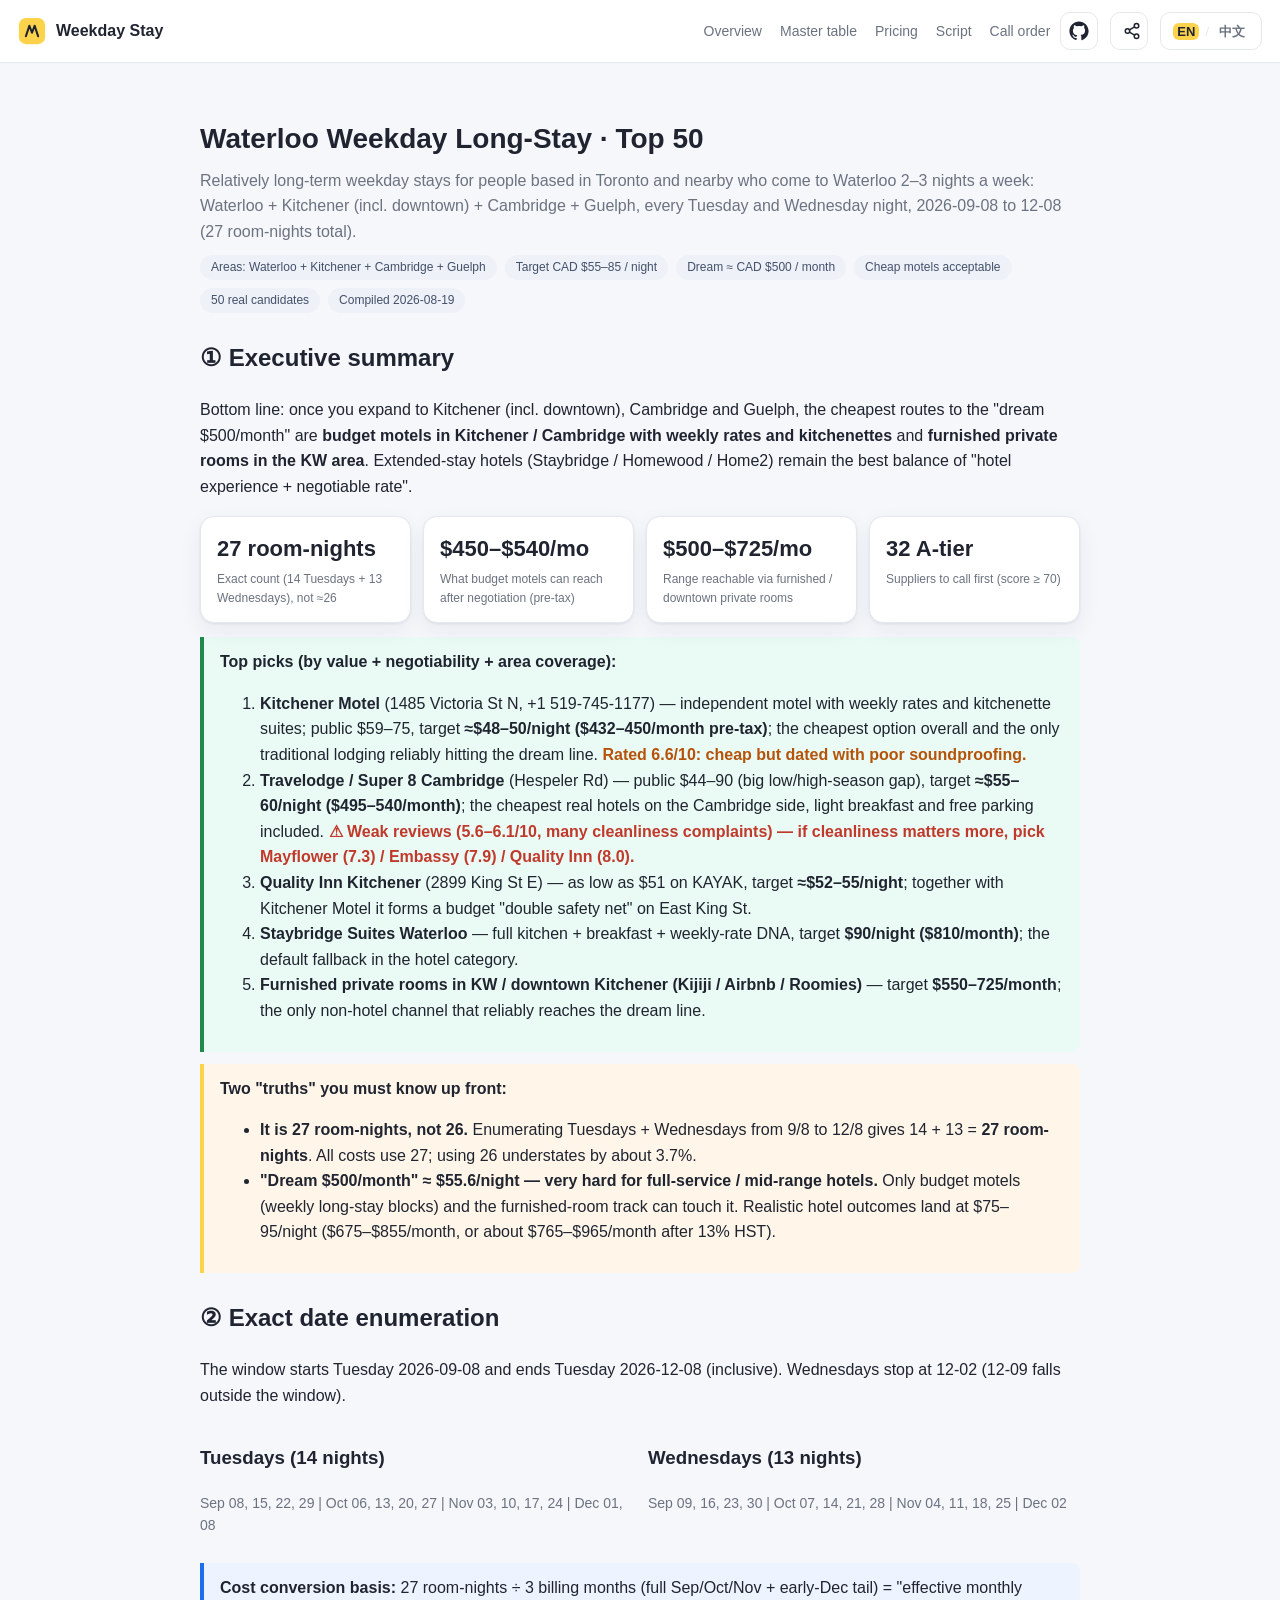
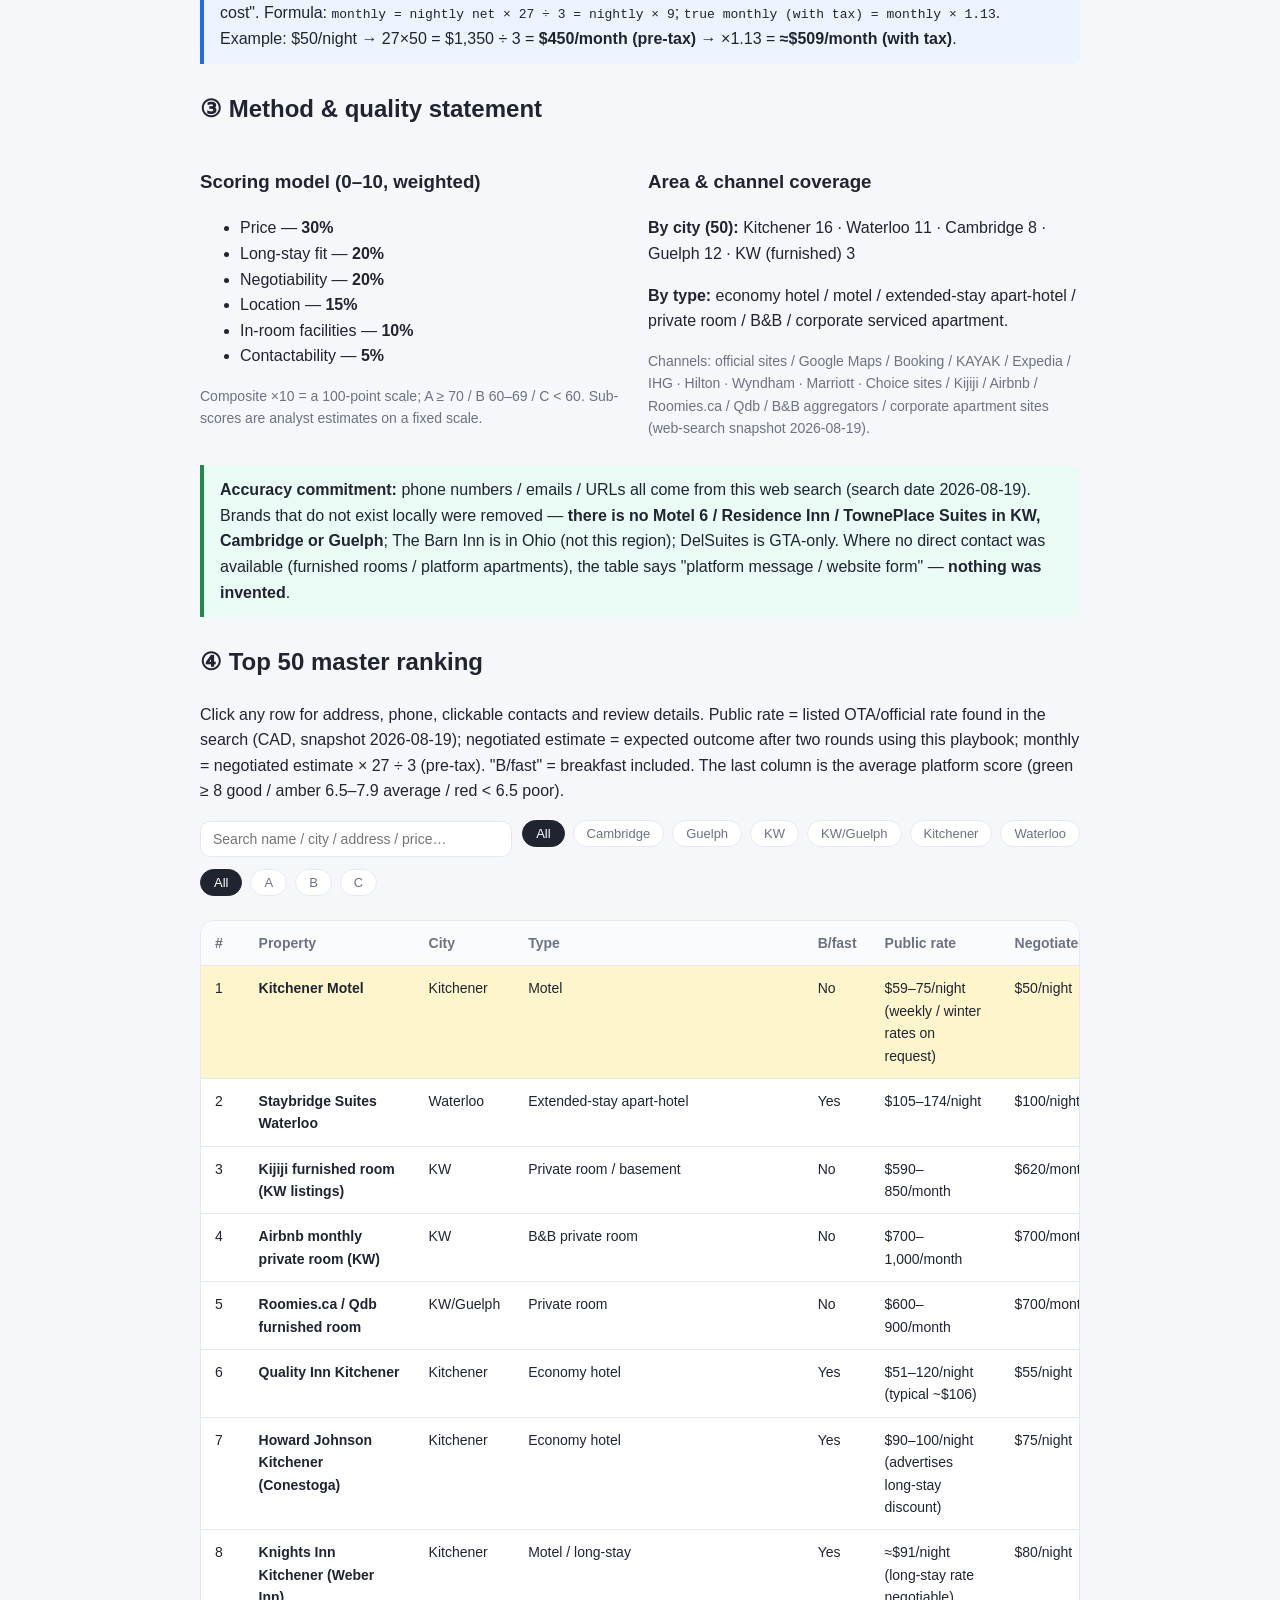
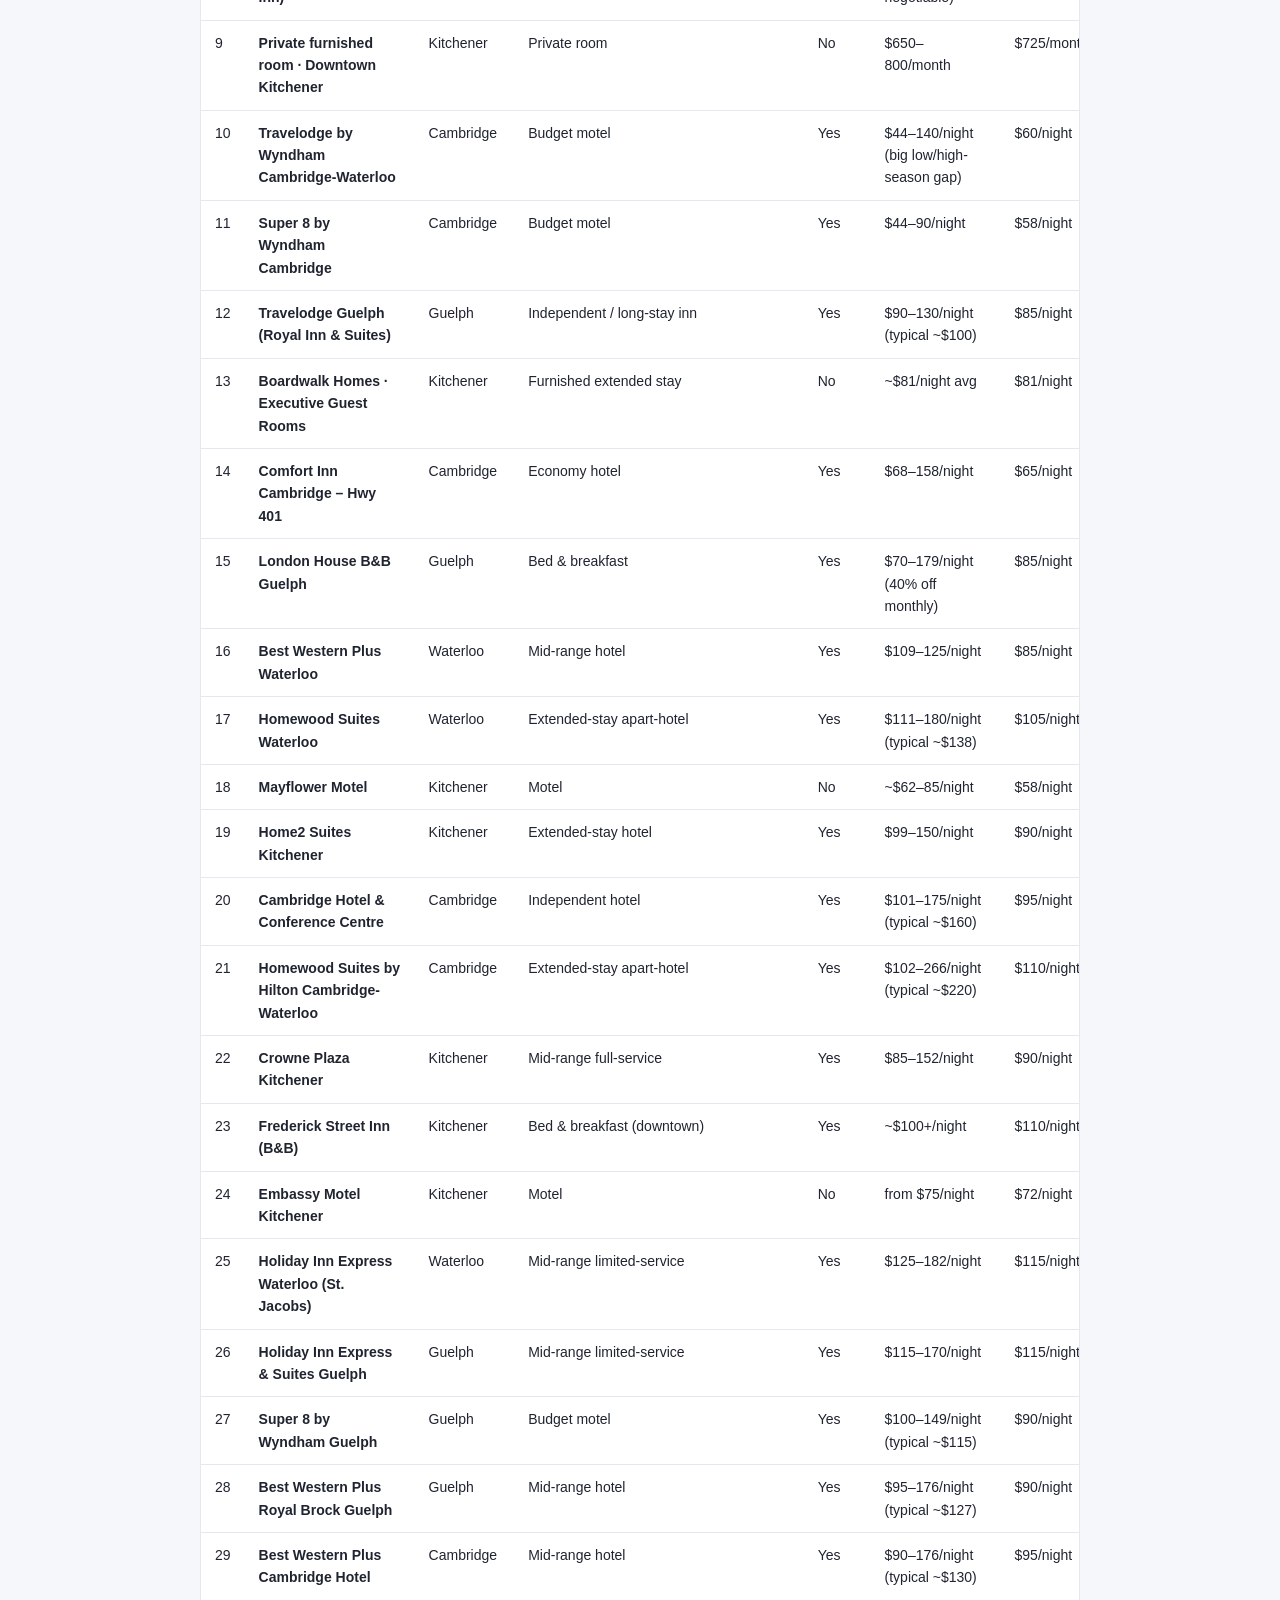
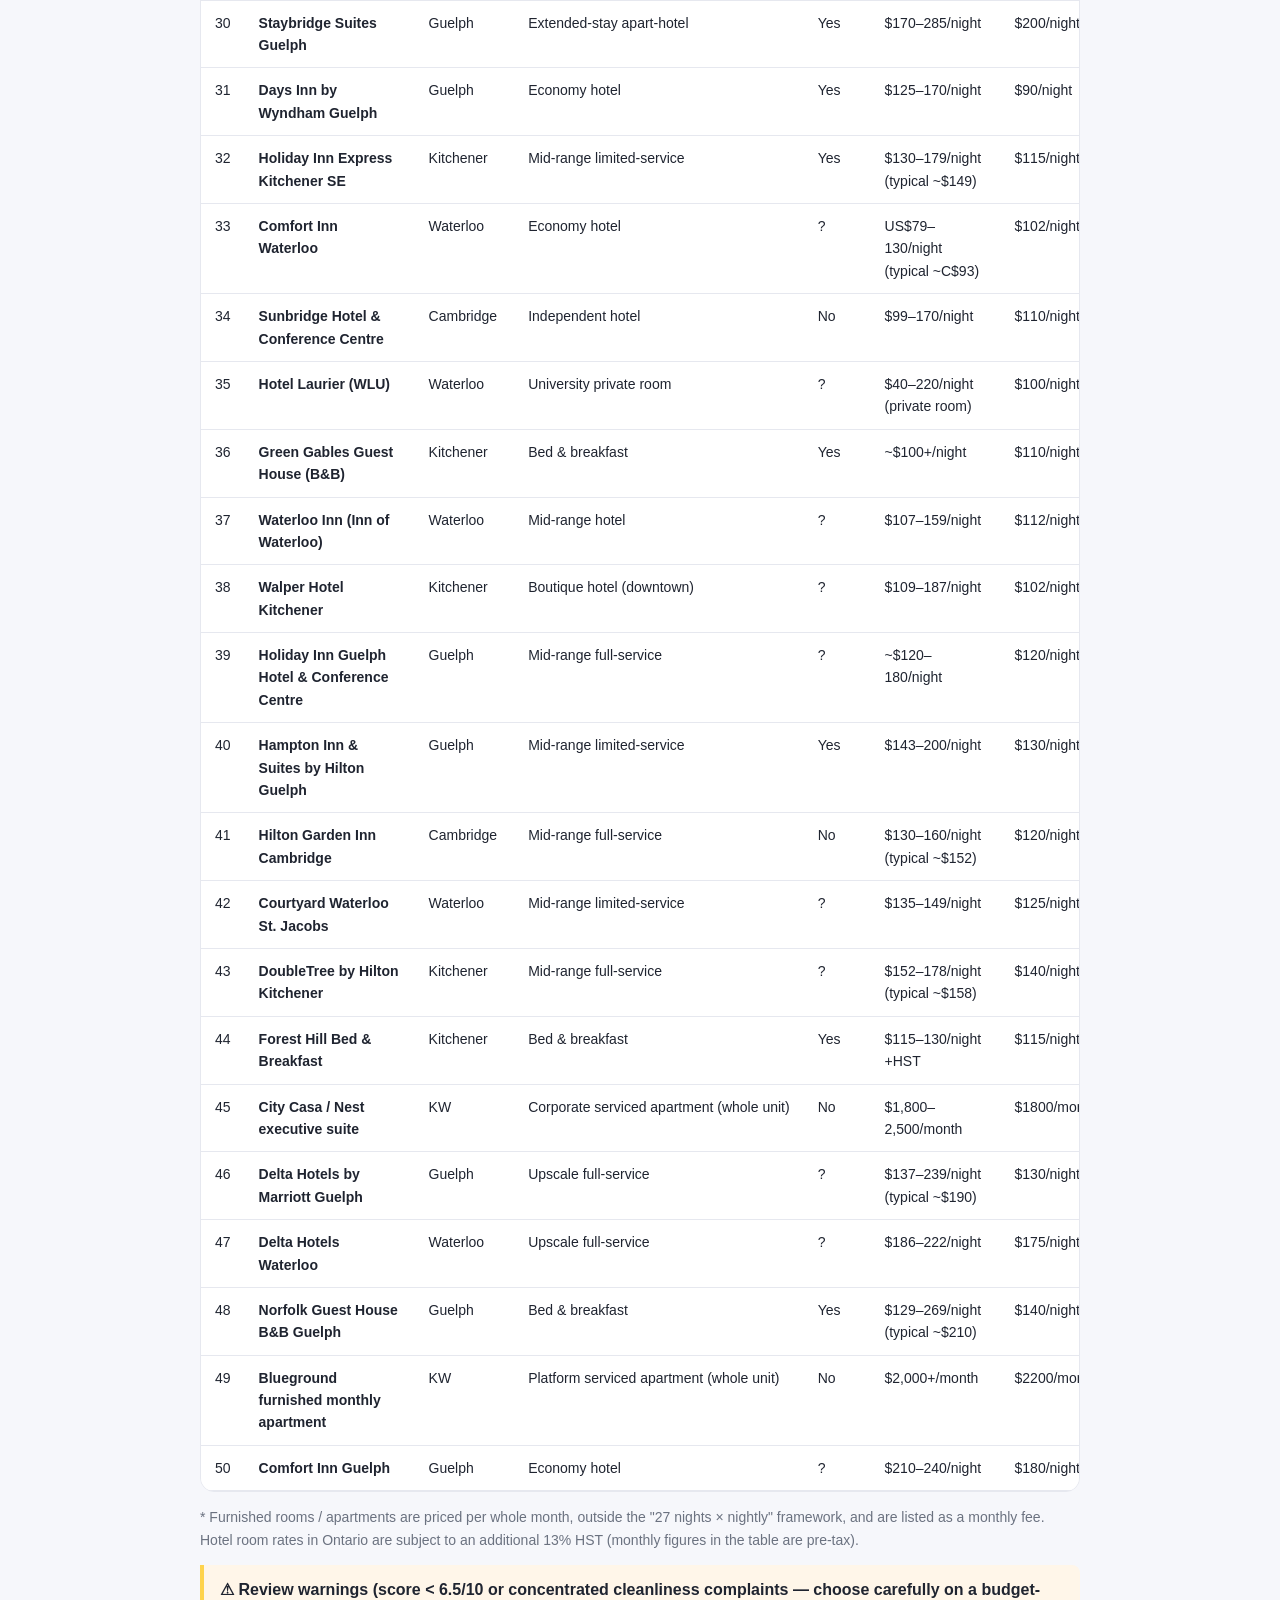
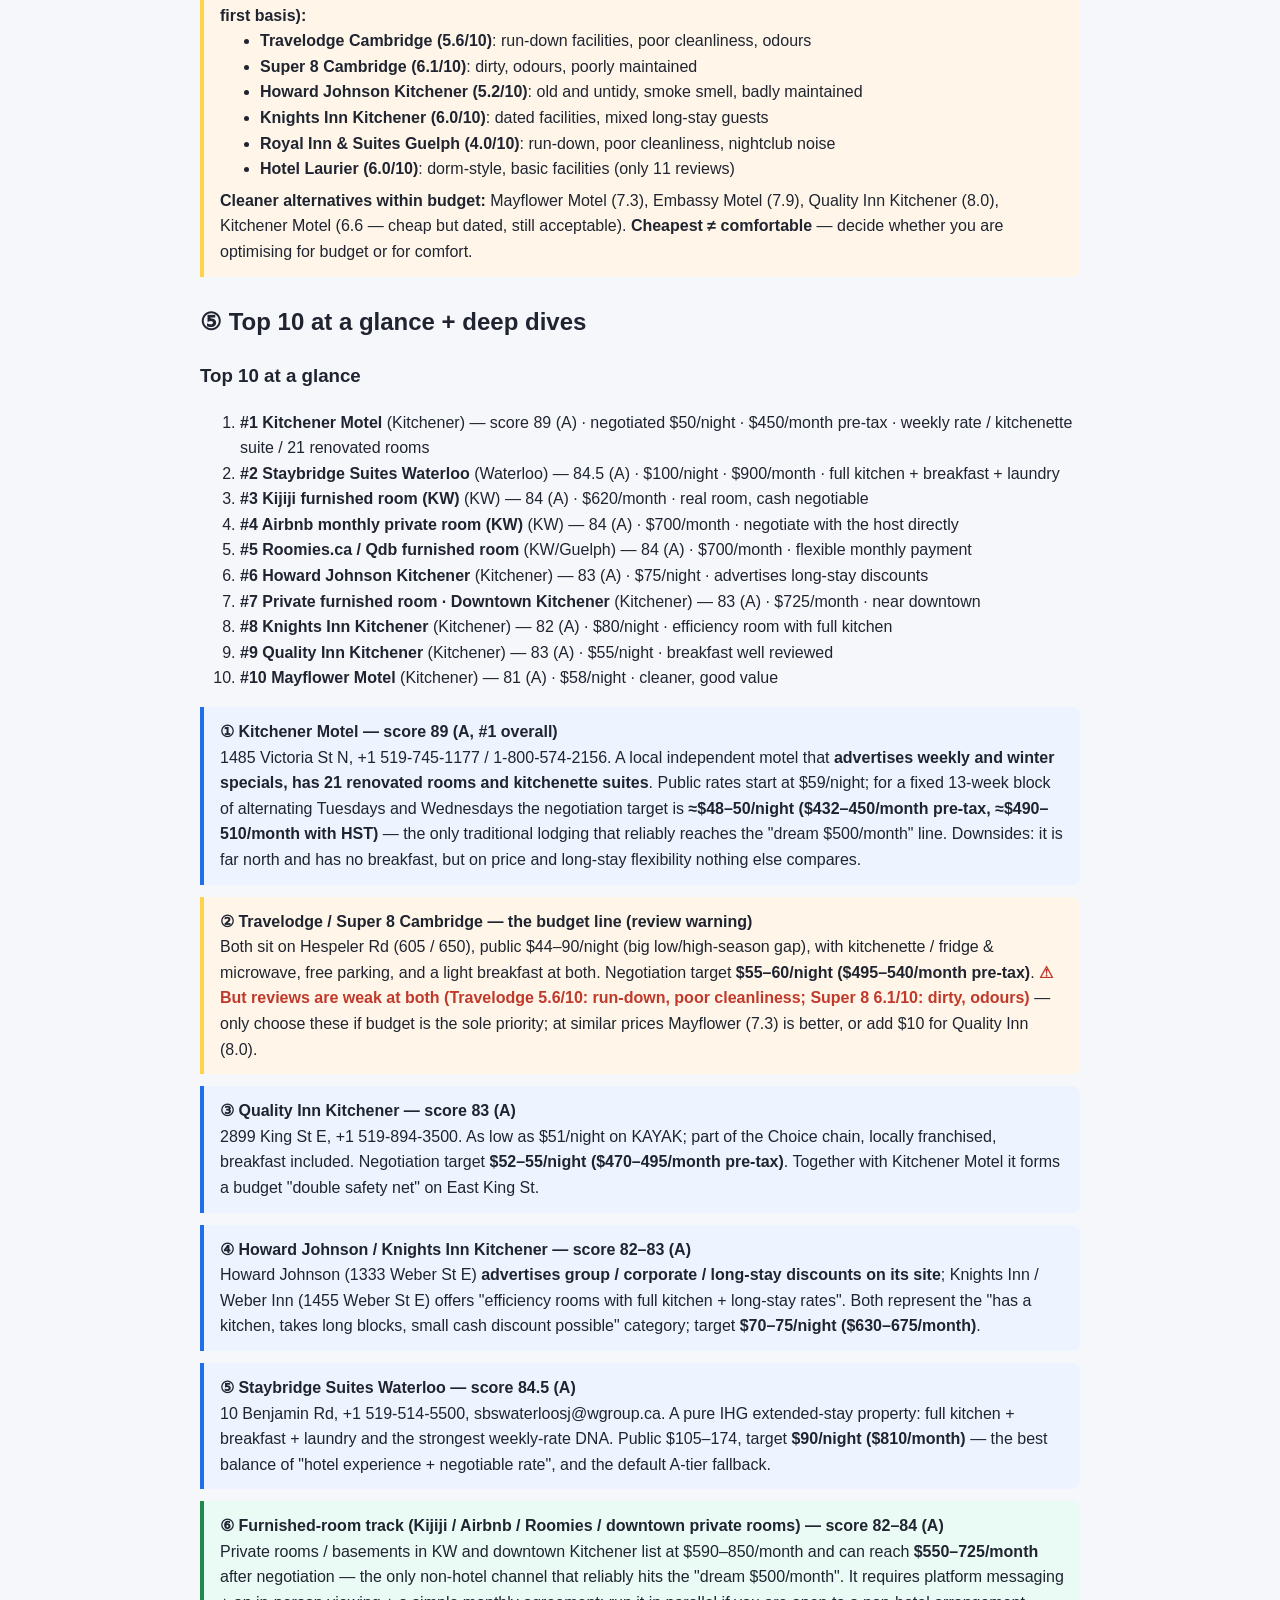
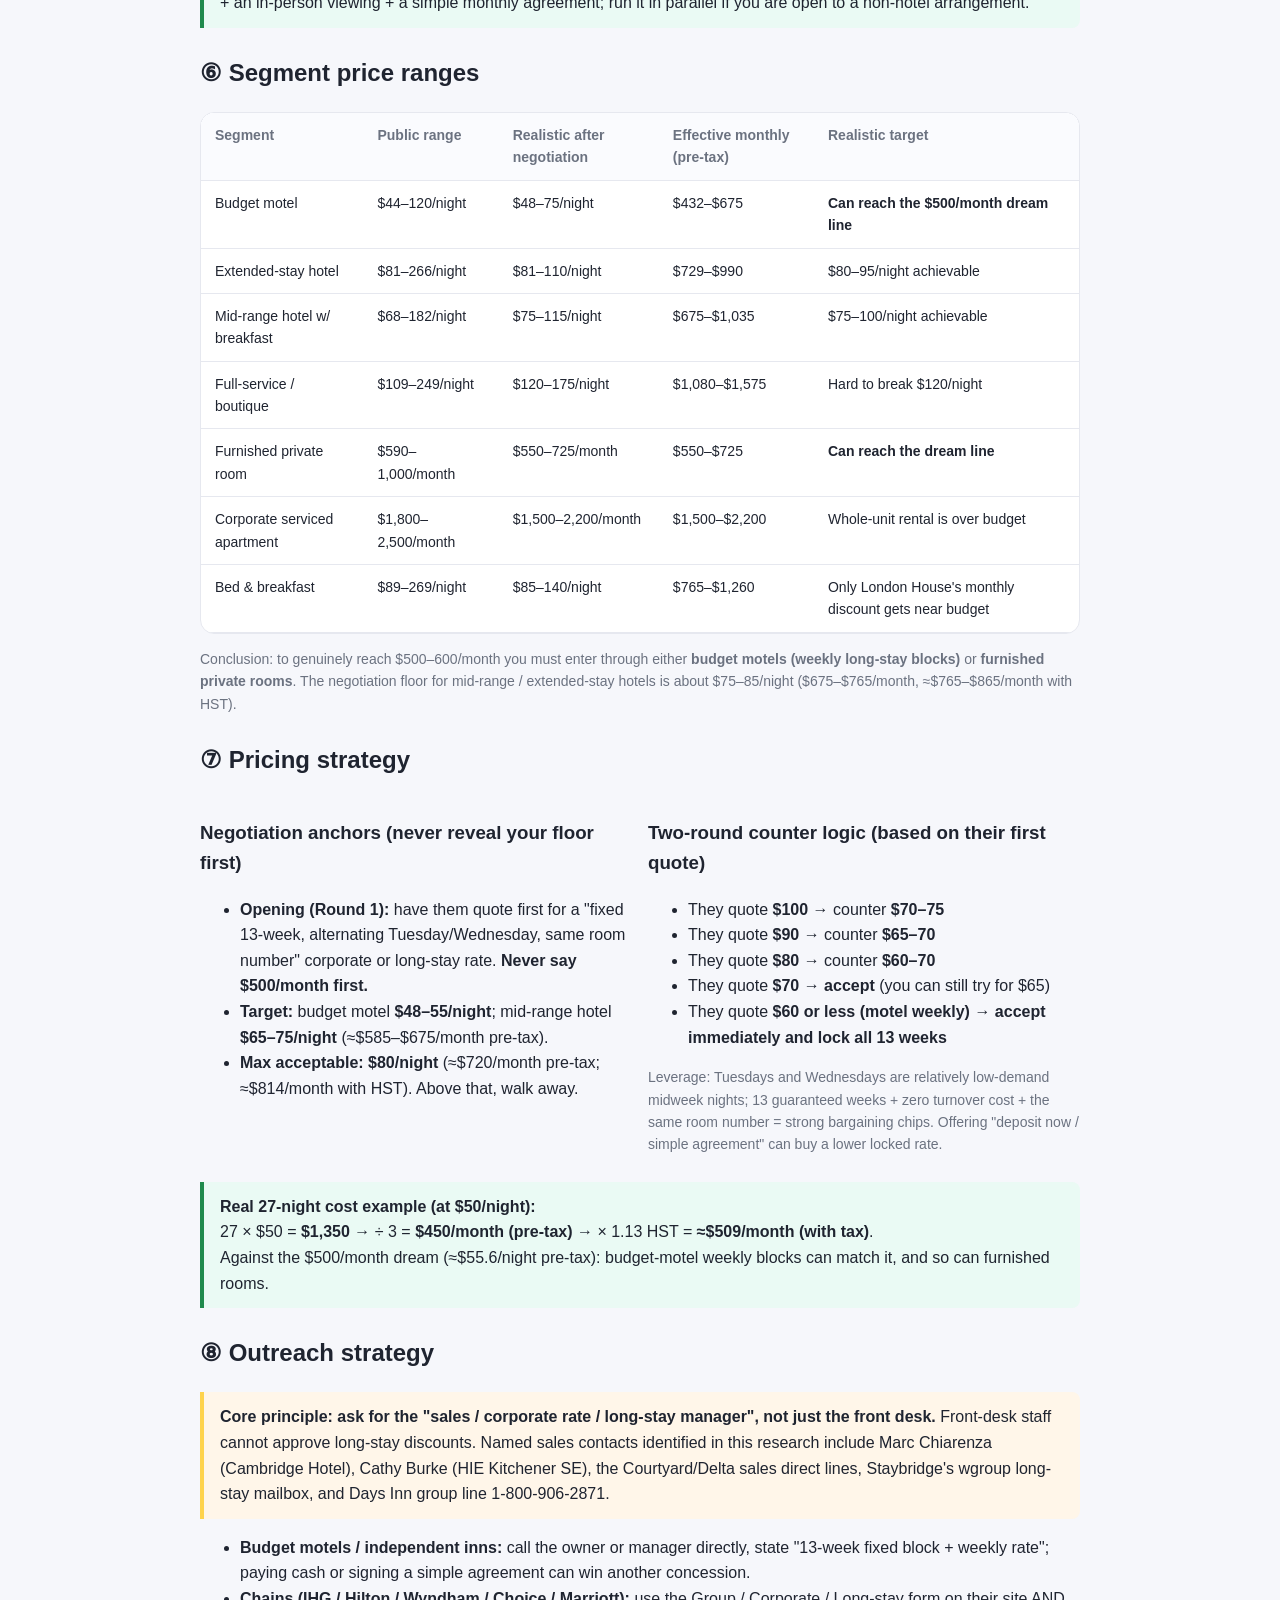
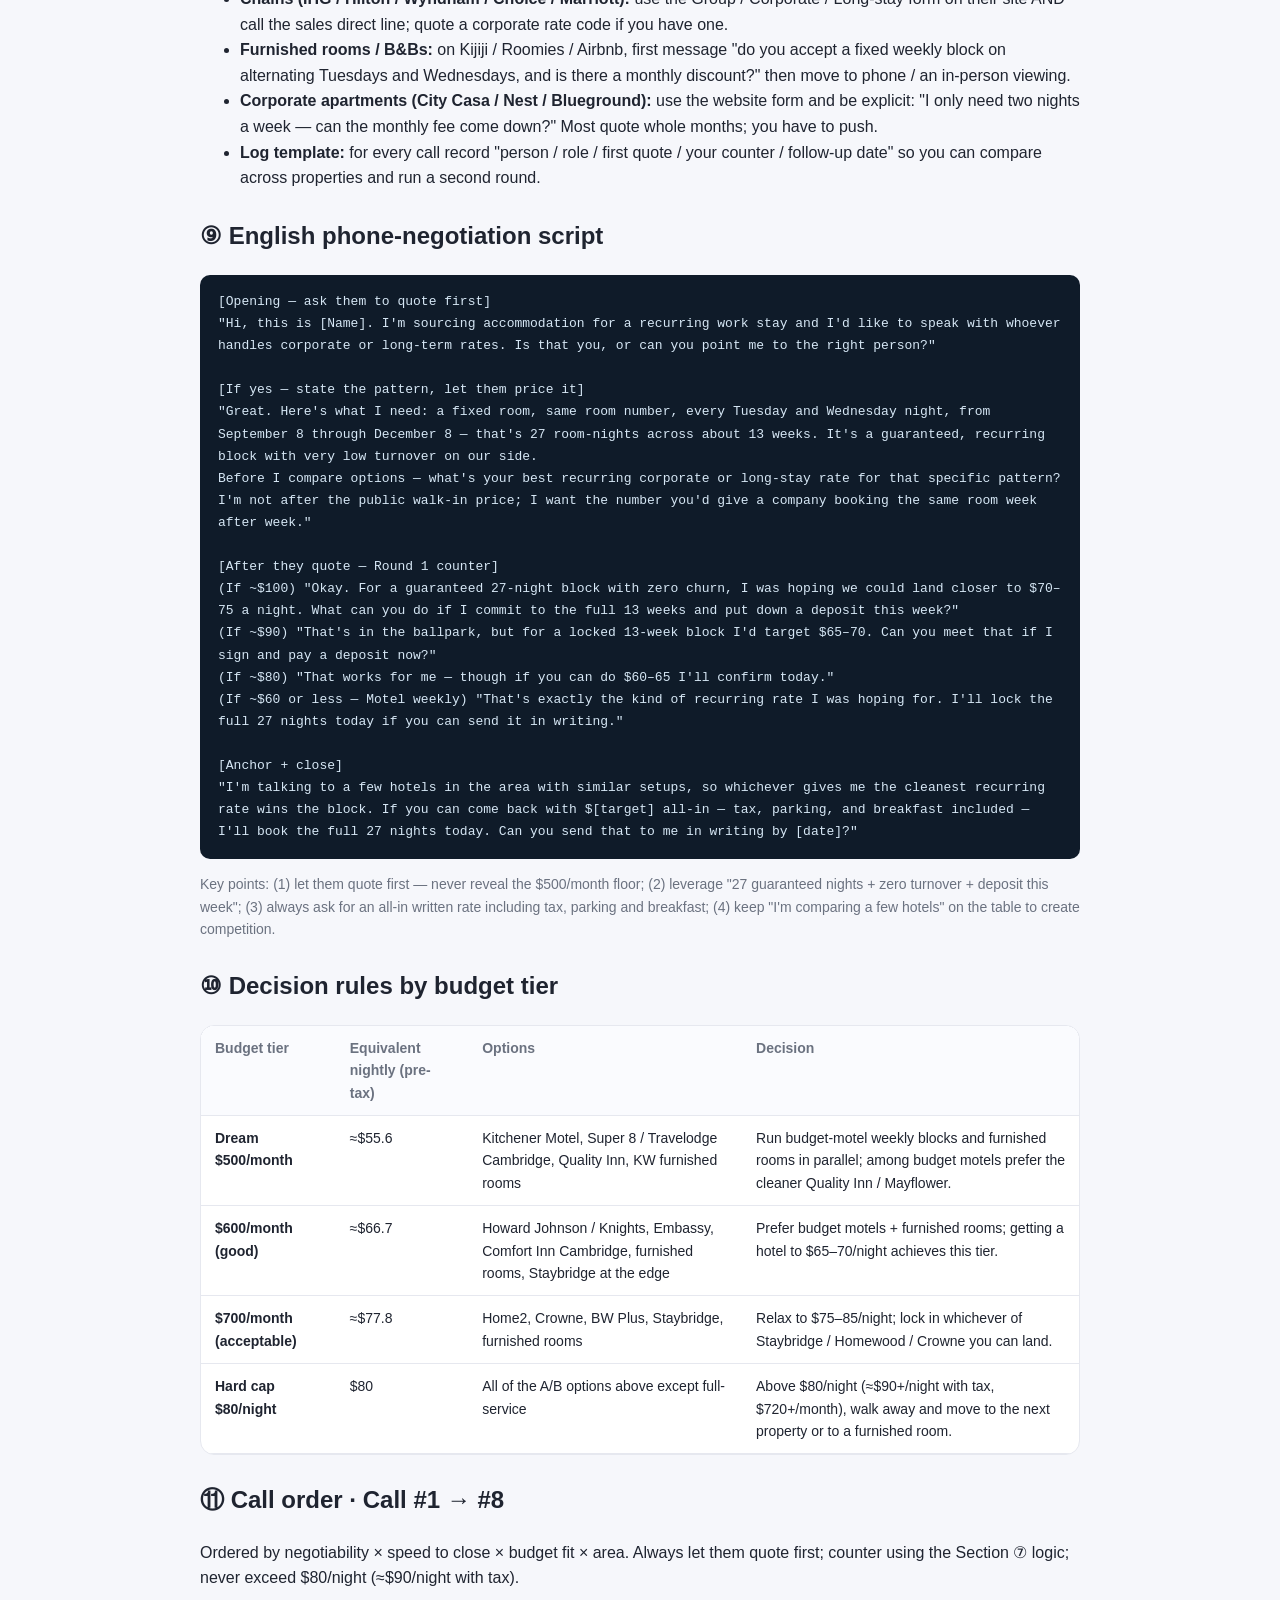
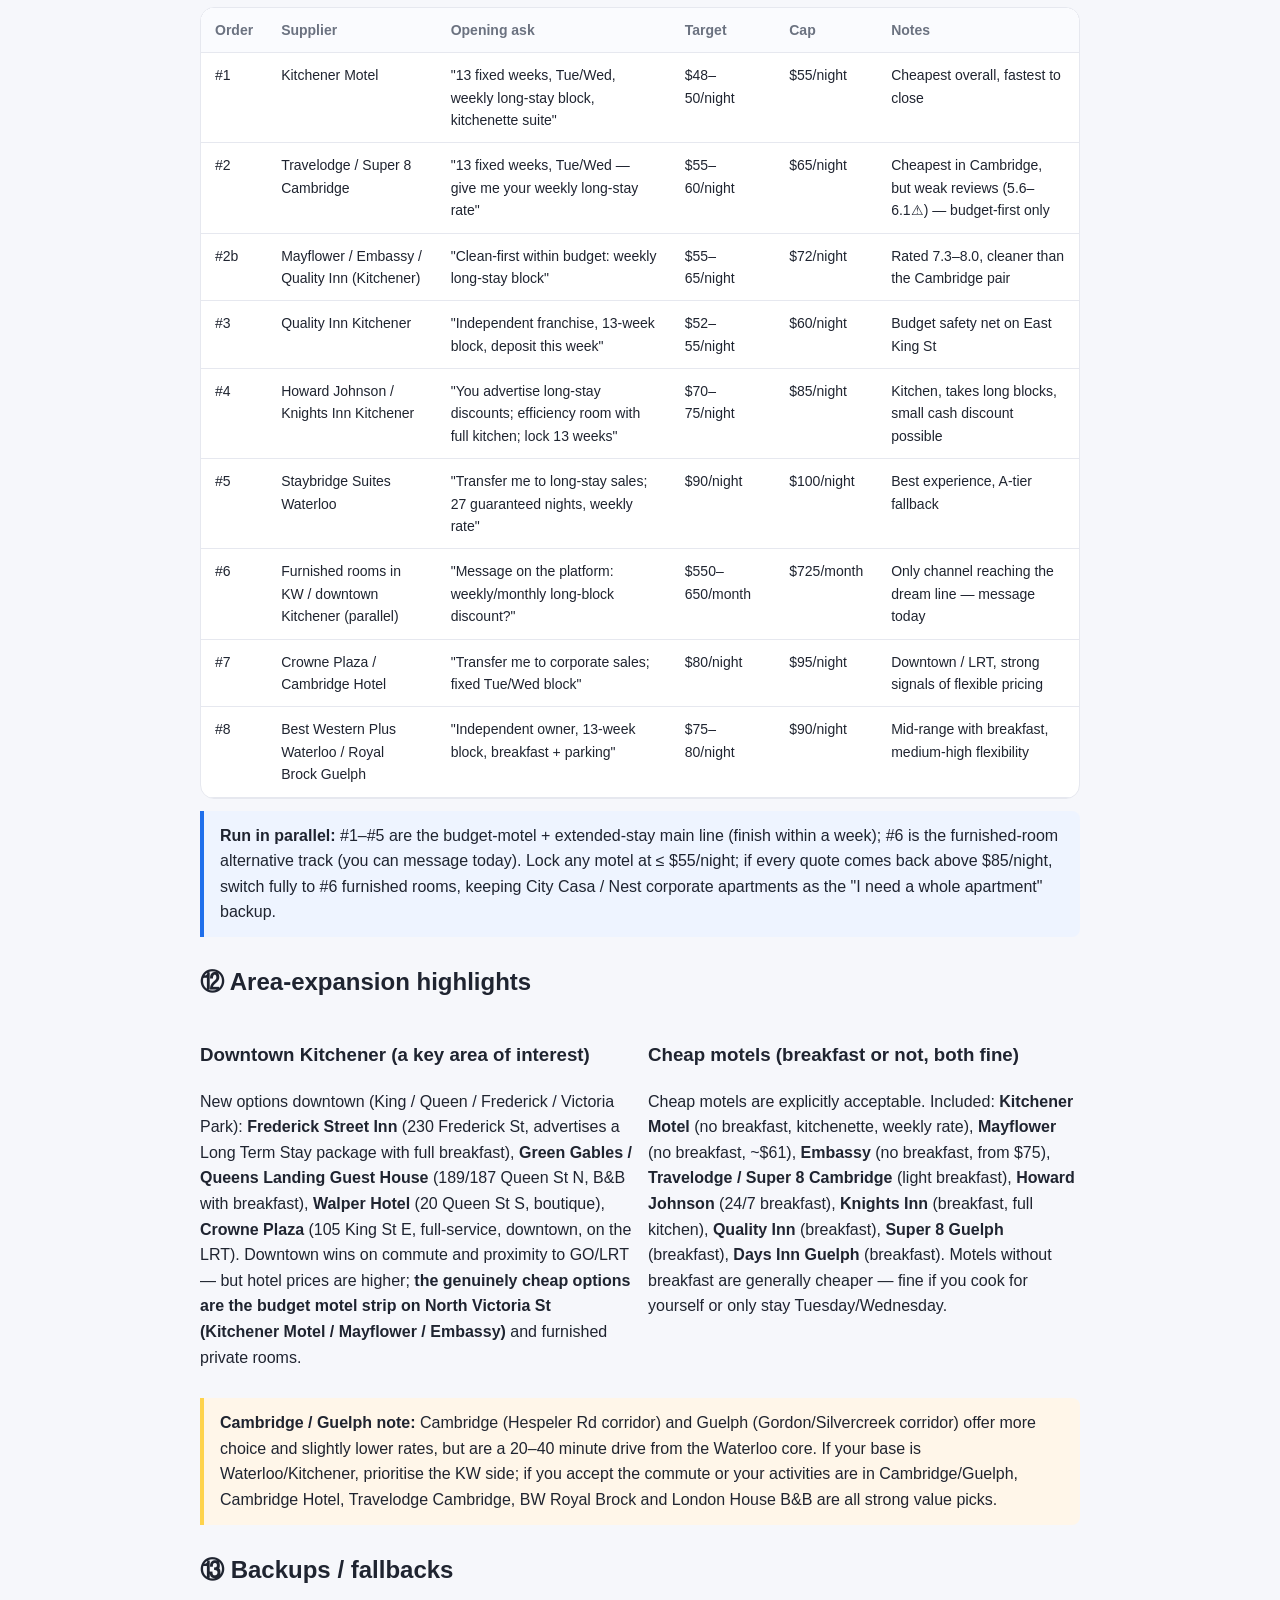
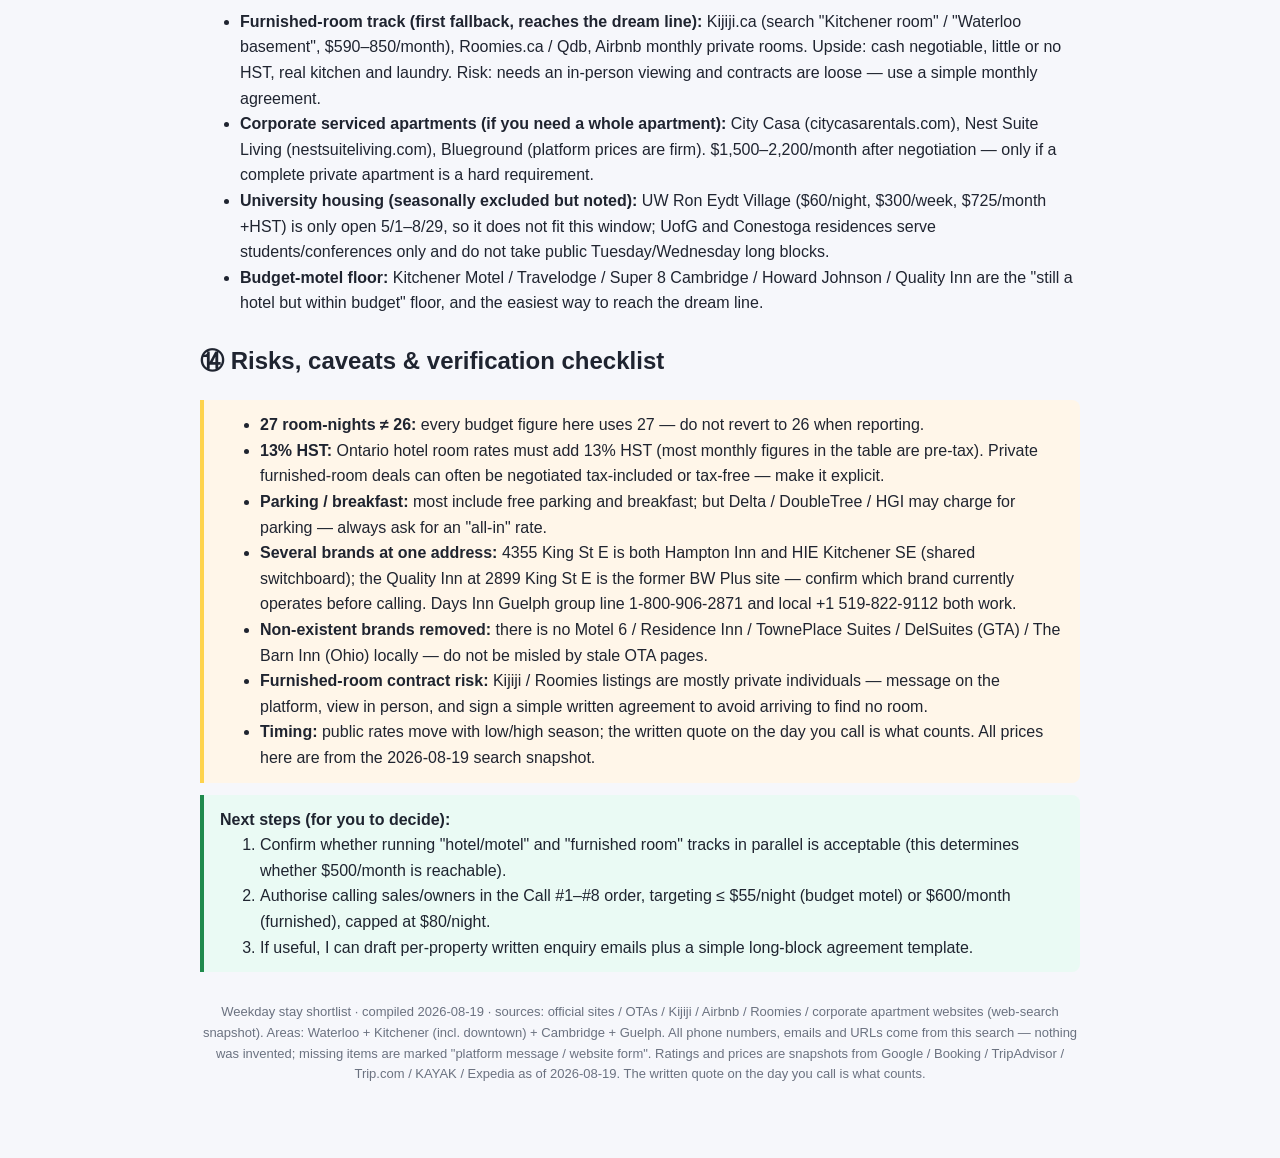
<file: apps/weekday-stay/index.html>
<!DOCTYPE html>
<html lang="en" data-lang="en">
<head>
  <meta charset="UTF-8" />
  <meta name="viewport" content="width=device-width, initial-scale=1.0" />
  <!-- SEO: Open Graph / Twitter（静态英文，供爬虫与分享卡片） -->
    <meta property="og:title" content="Weekday Stay · UW Toolkit" />
    <meta property="og:type" content="website" />
    <meta property="og:url" content="https://hairuoliu.github.io/waterloo-toolkit/apps/weekday-stay/" />
    <meta property="og:image" content="https://hairuoliu.github.io/waterloo-toolkit/apps/weekday-stay/cover.svg" />
    <meta name="twitter:card" content="summary" />
  <meta name="description" content="Top-50 weekday temporary stays near Waterloo for Toronto commuters: prices, booking tips and a negotiation playbook, updated 2026." />
  <title>Weekday Stay · UW Toolkit</title>
  <link rel="stylesheet" href="../../assets/style.css" />
  <link rel="stylesheet" href="../../assets/i18n.css" />
  <style>
    /* 仅住宿工具专属组件样式；其余一律复用 assets/style.css 的全站设计语言 */
    .kpi-grid { display:grid; grid-template-columns:repeat(auto-fit,minmax(180px,1fr)); gap:12px; margin:14px 0; }
    .kpi { background:var(--card); border:1px solid var(--line); border-radius:var(--radius); padding:14px 16px; box-shadow:var(--shadow); }
    .kpi .v { font-size:22px; font-weight:700; color:var(--ink); }
    .kpi .l { font-size:12px; color:var(--muted); margin-top:4px; }
    .two { display:grid; grid-template-columns:1fr 1fr; gap:16px; }
    @media (max-width:760px){ .two { grid-template-columns:1fr; } }
    .box-callout { border-left:4px solid #1f6feb; background:#eef4ff; padding:12px 16px; border-radius:0 8px 8px 0; margin:12px 0; }
    .box-warn { border-left:4px solid var(--brand); background:#fff6e9; padding:12px 16px; border-radius:0 8px 8px 0; margin:12px 0; }
    .box-good { border-left:4px solid #1f8a4c; background:#eafaf4; padding:12px 16px; border-radius:0 8px 8px 0; margin:12px 0; }
    .P-A { color:#fff; background:#1f6feb; border-radius:6px; padding:2px 9px; font-weight:600; font-size:12px; }
    .P-B { color:#fff; background:#1f8a4c; border-radius:6px; padding:2px 9px; font-weight:600; font-size:12px; }
    .P-C { color:#fff; background:#b45309; border-radius:6px; padding:2px 9px; font-weight:600; font-size:12px; }
    .rt-good { color:#1f8a4c; font-weight:700; }
    .rt-mid { color:#b45309; font-weight:700; }
    .rt-bad { color:#c0392b; font-weight:700; }
    .rank1 td { background:#fff5cc !important; }
    .rowlink { cursor:pointer; }
    .rowlink:hover td { background:#f3f5fb; }
    .rank1.rowlink:hover td { background:#fff0b3 !important; }
    section { scroll-margin-top:72px; }
    .pill-row { display:flex; flex-wrap:wrap; gap:8px; margin:10px 0 0; }
    .pill { display:inline-block; background:#eef1f7; color:#44506b; border-radius:999px; padding:3px 11px; font-size:12px; }
    .script { background:#0f1b29; color:#d6e7f5; padding:16px 18px; border-radius:10px; font-family:"SF Mono",Consolas,monospace; font-size:13px; white-space:pre-wrap; line-height:1.7; }
    .search { flex:1 1 240px; min-width:200px; border:1px solid var(--line); border-radius:10px; padding:9px 12px; font-size:14px; outline:none; background:var(--card); }
    .search:focus { border-color:#1f6feb; }
    #accom-table th, #accom-table td { white-space:nowrap; }
    #accom-table td:nth-child(2) { white-space:normal; min-width:170px; }
    #accom-table td:nth-child(6), #accom-table td:nth-child(7) { white-space:normal; min-width:130px; }
    .tag-city { display:inline-block; margin-top:4px; font-size:12px; padding:3px 10px; border-radius:999px; background:#eef1f7; color:#44506b; font-weight:600; }
  </style>
  <!-- SEO: canonical + hreflang（zh 变体 = ?lang=zh，客户端切换；x-default 指向英文） -->
    <link rel="canonical" href="https://hairuoliu.github.io/waterloo-toolkit/apps/weekday-stay/" />
    <link rel="alternate" hreflang="en" href="https://hairuoliu.github.io/waterloo-toolkit/apps/weekday-stay/" />
    <link rel="alternate" hreflang="zh" href="https://hairuoliu.github.io/waterloo-toolkit/apps/weekday-stay/?lang=zh" />
    <link rel="alternate" hreflang="x-default" href="https://hairuoliu.github.io/waterloo-toolkit/apps/weekday-stay/" />
</head>
<body>
  <header class="topbar">
    <a class="brand" href="../../index.html" aria-label="Back to UW Toolkit">
      <span class="uw-logo" aria-hidden="true">
        <svg viewBox="0 0 32 32" width="28" height="28">
          <rect x="1" y="1" width="30" height="30" rx="8" fill="#FED34C"/>
          <path d="M9 22 L13 10 L16 18 L19 10 L23 22" fill="none" stroke="#1f2430" stroke-width="2.4" stroke-linejoin="round" stroke-linecap="round"/>
        </svg>
      </span>
      <span class="brand-text" data-i18n="ws.brand">Weekday Stay</span>
    </a>
    <nav class="topbar-nav">
      <a href="#summary" data-i18n="ws.nav.summary">Overview</a>
      <a href="#table" data-i18n="ws.nav.table">Master table</a>
      <a href="#price" data-i18n="ws.nav.price">Pricing</a>
      <a href="#script" data-i18n="ws.nav.script">Script</a>
      <a href="#call" data-i18n="ws.nav.call">Call order</a>
    </nav>
    <div class="top-actions">
      <a class="icon-btn" href="https://github.com/HairuoLiu/waterloo-toolkit/tree/master/apps/weekday-stay" target="_blank" rel="noopener" data-i18n-attr="aria-label:ws.src,title:ws.src">
        <svg viewBox="0 0 24 24" width="20" height="20" fill="currentColor" aria-hidden="true"><path d="M12 .5C5.7.5.5 5.7.5 12c0 5.1 3.3 9.4 7.9 10.9.6.1.8-.3.8-.6v-2c-3.2.7-3.9-1.4-3.9-1.4-.5-1.3-1.3-1.7-1.3-1.7-1.1-.7.1-.7.1-.7 1.2.1 1.8 1.2 1.8 1.2 1 1.8 2.7 1.3 3.4 1 .1-.8.4-1.3.7-1.6-2.6-.3-5.3-1.3-5.3-5.7 0-1.3.5-2.3 1.2-3.1-.1-.3-.5-1.5.1-3.1 0 0 1-.3 3.3 1.2a11.5 11.5 0 0 1 6 0C17 4.7 18 5 18 5c.6 1.6.2 2.8.1 3.1.8.8 1.2 1.8 1.2 3.1 0 4.4-2.7 5.4-5.3 5.7.4.4.8 1.1.8 2.2v3.3c0 .3.2.7.8.6 4.6-1.5 7.9-5.8 7.9-10.9C23.5 5.7 18.3.5 12 .5z"/></svg>
      </a>
      <button class="icon-btn" id="share-btn" data-i18n-attr="aria-label:ws.share,title:ws.share">
        <svg viewBox="0 0 24 24" width="20" height="20" fill="none" stroke="currentColor" stroke-width="2" stroke-linecap="round" stroke-linejoin="round" aria-hidden="true"><circle cx="18" cy="5" r="3"/><circle cx="6" cy="12" r="3"/><circle cx="18" cy="19" r="3"/><line x1="8.6" y1="13.5" x2="15.4" y2="17.5"/><line x1="15.4" y1="6.5" x2="8.6" y2="10.5"/></svg>
      </button>
    </div>
  </header>

  <main class="wrap">
    <section class="hero" id="summary">
      <h1 data-i18n="ws.hero.h1">Waterloo Weekday Long-Stay · Top 50</h1>
      <p class="sub" data-i18n="ws.hero.sub">Relatively long-term weekday stays for people based in Toronto and nearby who come to Waterloo 2–3 nights a week.</p>
      <div class="pill-row">
        <span class="pill" data-i18n="ws.pill1">Areas: Waterloo + Kitchener + Cambridge + Guelph</span>
        <span class="pill" data-i18n="ws.pill2">Target CAD $55–85 / night</span>
        <span class="pill" data-i18n="ws.pill3">Dream ≈ CAD $500 / month</span>
        <span class="pill" data-i18n="ws.pill4">Cheap motels acceptable</span>
        <span class="pill" data-i18n="ws.pill5">50 real candidates</span>
        <span class="pill" data-i18n="ws.pill6">Compiled 2026-08-19</span>
      </div>
    </section>

    <!-- 1. EXEC SUMMARY -->
    <section>
      <h2 data-i18n="ws.s1.h">① Executive summary</h2>
      <div lang="zh">
        <p class="sub">一句话结论：拓展到 Kitchener（含 Downtown）、Cambridge、Guelph 后，最便宜、最易触「梦想 $500/月」的，是 <b>Kitchener / Cambridge 的预算汽车旅馆（带周价/小厨房）</b> 与 <b>KW 地区家具私人房</b> 两条赛道；延长住宿酒店（Staybridge / Homewood / Home2）仍是「酒店体验 + 可谈价」的最佳平衡点。</p>
      </div>
      <div lang="en">
        <p class="sub">Bottom line: once you expand to Kitchener (incl. downtown), Cambridge and Guelph, the cheapest routes to the "dream $500/month" are <b>budget motels in Kitchener / Cambridge with weekly rates and kitchenettes</b> and <b>furnished private rooms in the KW area</b>. Extended-stay hotels (Staybridge / Homewood / Home2) remain the best balance of "hotel experience + negotiable rate".</p>
      </div>
      <div class="kpi-grid" lang="zh">
        <div class="kpi"><div class="v">27 间夜</div><div class="l">精确数（14 周二 + 13 周三），非约 26</div></div>
        <div class="kpi"><div class="v">$450–$540/月</div><div class="l">预算 Motel 谈价后可达的「梦想」区间（税前）</div></div>
        <div class="kpi"><div class="v">$500–$725/月</div><div class="l">家具房 / 市中心私人房 可达区间</div></div>
        <div class="kpi"><div class="v">A 级 32 家</div><div class="l">建议首批打电话的供应商（综合≥70）</div></div>
      </div>
      <div class="kpi-grid" lang="en">
        <div class="kpi"><div class="v">27 room-nights</div><div class="l">Exact count (14 Tuesdays + 13 Wednesdays), not ≈26</div></div>
        <div class="kpi"><div class="v">$450–$540/mo</div><div class="l">What budget motels can reach after negotiation (pre-tax)</div></div>
        <div class="kpi"><div class="v">$500–$725/mo</div><div class="l">Range reachable via furnished / downtown private rooms</div></div>
        <div class="kpi"><div class="v">32 A-tier</div><div class="l">Suppliers to call first (score ≥ 70)</div></div>
      </div>
      <div class="box-good" lang="zh">
        <b>首选推荐（按性价比 + 可谈性 + 区域拓展）：</b>
        <ol>
          <li><b>Kitchener Motel</b>（1485 Victoria St N，+1 519-745-1177）——独立汽车旅馆，周价+小厨房套房，公开 $59–75，目标 <b>≈$48–50/晚（$432–450/月税前）</b>，全榜最便宜、唯一稳定触梦想线的传统住宿。<span style="color:#b45309;font-weight:600">评分 6.6/10：便宜但设施旧、隔音差。</span></li>
          <li><b>Travelodge / Super 8 Cambridge</b>（Hespeler Rd）——公开 $44–90（淡旺差大），目标 <b>≈$55–60/晚（$495–540/月）</b>，剑桥侧最便宜真酒店，含轻早+免费停车。<span style="color:#c0392b;font-weight:600">⚠ 口碑偏弱（5.6–6.1/10，卫生差评多）；要干净优先选 Mayflower(7.3)/Embassy(7.9)/Quality Inn(8.0)。</span></li>
          <li><b>Quality Inn Kitchener</b>（2899 King St E）——KAYAK 低 $51，目标 <b>≈$52–55/晚</b>，与 Kitchener Motel 形成东 King 街预算双保险。</li>
          <li><b>Staybridge Suites Waterloo</b>——全厨+含早+周价基因，目标 <b>$90/晚（$810/月）</b>，酒店赛道保底首选。</li>
          <li><b>KW / Downtown Kitchener 家具私人房（Kijiji / Airbnb / Roomies）</b>——目标 <b>$550–725/月</b>，唯一稳定触梦想线的非酒店渠道。</li>
        </ol>
      </div>
      <div class="box-good" lang="en">
        <b>Top picks (by value + negotiability + area coverage):</b>
        <ol>
          <li><b>Kitchener Motel</b> (1485 Victoria St N, +1 519-745-1177) — independent motel with weekly rates and kitchenette suites; public $59–75, target <b>≈$48–50/night ($432–450/month pre-tax)</b>; the cheapest option overall and the only traditional lodging reliably hitting the dream line. <span style="color:#b45309;font-weight:600">Rated 6.6/10: cheap but dated with poor soundproofing.</span></li>
          <li><b>Travelodge / Super 8 Cambridge</b> (Hespeler Rd) — public $44–90 (big low/high-season gap), target <b>≈$55–60/night ($495–540/month)</b>; the cheapest real hotels on the Cambridge side, light breakfast and free parking included. <span style="color:#c0392b;font-weight:600">⚠ Weak reviews (5.6–6.1/10, many cleanliness complaints) — if cleanliness matters more, pick Mayflower (7.3) / Embassy (7.9) / Quality Inn (8.0).</span></li>
          <li><b>Quality Inn Kitchener</b> (2899 King St E) — as low as $51 on KAYAK, target <b>≈$52–55/night</b>; together with Kitchener Motel it forms a budget "double safety net" on East King St.</li>
          <li><b>Staybridge Suites Waterloo</b> — full kitchen + breakfast + weekly-rate DNA, target <b>$90/night ($810/month)</b>; the default fallback in the hotel category.</li>
          <li><b>Furnished private rooms in KW / downtown Kitchener (Kijiji / Airbnb / Roomies)</b> — target <b>$550–725/month</b>; the only non-hotel channel that reliably reaches the dream line.</li>
        </ol>
      </div>
      <div class="box-warn" lang="zh">
        <b>两个必须提前知道的「真相」：</b>
        <ul>
          <li><b>间夜数是 27，不是 26。</b> 枚举 9/8–12/8 的周二+周三 = 14+13 = <b>27 间夜</b>。所有成本按 27 计算；误用 26 会低估约 3.7%。</li>
          <li><b>「梦想 $500/月」≈ $55.6/晚，对全服务/中端酒店极难达成。</b> 仅预算 Motel（周价长包）与家具房赛道能触碰。酒店谈价现实落点多在 $75–95/晚（$675–$855/月，+13% HST 后约 $765–$965/月）。</li>
        </ul>
      </div>
      <div class="box-warn" lang="en">
        <b>Two "truths" you must know up front:</b>
        <ul>
          <li><b>It is 27 room-nights, not 26.</b> Enumerating Tuesdays + Wednesdays from 9/8 to 12/8 gives 14 + 13 = <b>27 room-nights</b>. All costs use 27; using 26 understates by about 3.7%.</li>
          <li><b>"Dream $500/month" ≈ $55.6/night — very hard for full-service / mid-range hotels.</b> Only budget motels (weekly long-stay blocks) and the furnished-room track can touch it. Realistic hotel outcomes land at $75–95/night ($675–$855/month, or about $765–$965/month after 13% HST).</li>
        </ul>
      </div>
    </section>

    <!-- 2. EXACT DATES -->
    <section>
      <h2 data-i18n="ws.s2.h">② Exact date enumeration</h2>
      <p class="sub" lang="zh">窗口起点 2026-09-08 是周二，终点 2026-12-08 也是周二（已含）。周三止于 12-02（12-09 超出窗口）。</p>
      <p class="sub" lang="en">The window starts Tuesday 2026-09-08 and ends Tuesday 2026-12-08 (inclusive). Wednesdays stop at 12-02 (12-09 falls outside the window).</p>
      <div class="two">
        <div><h3 data-i18n="ws.s2.tue">Tuesdays (14 nights)</h3><p class="small muted">Sep 08, 15, 22, 29 | Oct 06, 13, 20, 27 | Nov 03, 10, 17, 24 | Dec 01, 08</p></div>
        <div><h3 data-i18n="ws.s2.wed">Wednesdays (13 nights)</h3><p class="small muted">Sep 09, 16, 23, 30 | Oct 07, 14, 21, 28 | Nov 04, 11, 18, 25 | Dec 02</p></div>
      </div>
      <div class="box-callout" lang="zh">
        <b>成本换算基准：</b> 27 间夜 ÷ 3 个计费月（9/10/11 完整 + 12 月初尾段）＝「有效月成本」。
        公式：<code>月成本 = 每晚净价 × 27 ÷ 3 = 每晚 × 9</code>；<code>真实月成本(含税) = 月成本 × 1.13</code>。
        例：谈下 $50/晚 → 27×50=$1,350 /3 = <b>$450/月（税前）</b> → ×1.13 = <b>≈$509/月（含税）</b>。
      </div>
      <div class="box-callout" lang="en">
        <b>Cost conversion basis:</b> 27 room-nights ÷ 3 billing months (full Sep/Oct/Nov + early-Dec tail) = "effective monthly cost".
        Formula: <code>monthly = nightly net × 27 ÷ 3 = nightly × 9</code>; <code>true monthly (with tax) = monthly × 1.13</code>.
        Example: $50/night → 27×50 = $1,350 ÷ 3 = <b>$450/month (pre-tax)</b> → ×1.13 = <b>≈$509/month (with tax)</b>.
      </div>
    </section>

    <!-- 3. METHODOLOGY -->
    <section>
      <h2 data-i18n="ws.s3.h">③ Method &amp; quality statement</h2>
      <div class="two" lang="zh">
        <div>
          <h3>评分模型（0–10，加权）</h3>
          <ul class="small">
            <li>价格 Price — <b>30%</b></li>
            <li>长住适配 Long-stay — <b>20%</b></li>
            <li>可谈性 Negotiation — <b>20%</b></li>
            <li>地理位置 Location — <b>15%</b></li>
            <li>房间设施 Facilities — <b>10%</b></li>
            <li>可联系性 Contactability — <b>5%</b></li>
          </ul>
          <p class="small muted">综合分×10=百分制；A≥70 / B 60–69 / C&lt;60。子分均为分析师按固定标尺估算。</p>
        </div>
        <div>
          <h3>区域与渠道覆盖</h3>
          <p class="small"><b>城市分布（50 家）：</b> Kitchener 16 · Waterloo 11 · Cambridge 8 · Guelph 12 · KW(家具房) 3</p>
          <p class="small"><b>类型分布：</b> 经济酒店 / 汽车旅馆 / 延长住宿公寓酒店 / 私人房 / 民宿 B&amp;B / 企业服务公寓。</p>
          <p class="small muted">渠道：官方站点 / Google Maps / Booking / KAYAK / Expedia / IHG·Hilton·Wyndham·Marriott·Choice 官网 / Kijiji / Airbnb / Roomies.ca / Qdb / B&amp;B 聚合站 / 企业公寓官网（联网检索快照 2026-08-19）。</p>
        </div>
      </div>
      <div class="two" lang="en">
        <div>
          <h3>Scoring model (0–10, weighted)</h3>
          <ul class="small">
            <li>Price — <b>30%</b></li>
            <li>Long-stay fit — <b>20%</b></li>
            <li>Negotiability — <b>20%</b></li>
            <li>Location — <b>15%</b></li>
            <li>In-room facilities — <b>10%</b></li>
            <li>Contactability — <b>5%</b></li>
          </ul>
          <p class="small muted">Composite ×10 = a 100-point scale; A ≥ 70 / B 60–69 / C &lt; 60. Sub-scores are analyst estimates on a fixed scale.</p>
        </div>
        <div>
          <h3>Area &amp; channel coverage</h3>
          <p class="small"><b>By city (50):</b> Kitchener 16 · Waterloo 11 · Cambridge 8 · Guelph 12 · KW (furnished) 3</p>
          <p class="small"><b>By type:</b> economy hotel / motel / extended-stay apart-hotel / private room / B&amp;B / corporate serviced apartment.</p>
          <p class="small muted">Channels: official sites / Google Maps / Booking / KAYAK / Expedia / IHG · Hilton · Wyndham · Marriott · Choice sites / Kijiji / Airbnb / Roomies.ca / Qdb / B&amp;B aggregators / corporate apartment sites (web-search snapshot 2026-08-19).</p>
        </div>
      </div>
      <div class="box-good" lang="zh">
        <b>真实性承诺：</b> 电话/邮箱/网址均来自本次联网检索（标注检索日 2026-08-19）。已剔除本地不存在的品牌——<b>Motel 6 / Residence Inn / TownePlace Suites 在 KW/剑桥/贵湖均不存在</b>；The Barn Inn 在俄亥俄州（非本区）；DelSuites 仅 GTA。凡未拿到直接联系方式的（家具房/平台公寓），表中标注「平台消息 / 网站表单」，<b>绝不编造</b>。
      </div>
      <div class="box-good" lang="en">
        <b>Accuracy commitment:</b> phone numbers / emails / URLs all come from this web search (search date 2026-08-19). Brands that do not exist locally were removed — <b>there is no Motel 6 / Residence Inn / TownePlace Suites in KW, Cambridge or Guelph</b>; The Barn Inn is in Ohio (not this region); DelSuites is GTA-only. Where no direct contact was available (furnished rooms / platform apartments), the table says "platform message / website form" — <b>nothing was invented</b>.
      </div>
    </section>

    <!-- 4. MASTER TABLE -->
    <section id="table">
      <h2 data-i18n="ws.s4.h">④ Top 50 master ranking <span id="accom-count" class="muted"></span></h2>
      <p class="sub" lang="zh">点击任意行查看地址、电话、可点击联系方式与口碑详情。公开价 = 检索到的 OTA/官网挂牌价（CAD，2026-08-19 快照）；谈价预估 = 按本策略两轮谈判后的预期成交价；月成本 = 谈价预估 × 27 ÷ 3（税前）。「早」= 是否含早餐。最后一列 = Google/Booking/TripAdvisor 等平台平均分（绿≥8 好 / 黄 6.5–7.9 中 / 红&lt;6.5 差）。</p>
      <p class="sub" lang="en">Click any row for address, phone, clickable contacts and review details. Public rate = listed OTA/official rate found in the search (CAD, snapshot 2026-08-19); negotiated estimate = expected outcome after two rounds using this playbook; monthly = negotiated estimate × 27 ÷ 3 (pre-tax). "B/fast" = breakfast included. The last column is the average platform score (green ≥ 8 good / amber 6.5–7.9 average / red &lt; 6.5 poor).</p>
      <div class="controls" style="margin-bottom:12px">
        <input id="accom-search" class="search" type="search" placeholder="Search name / city / address / price…" aria-label="Search" />
        <div class="chips" id="city-chips"></div>
        <div class="chips" id="tier-chips"></div>
      </div>
      <div class="table-scroll">
        <table id="accom-table">
          <thead>
            <tr>
              <th data-i18n="ws.th.rank">#</th><th data-i18n="ws.th.prop">Property</th><th data-i18n="ws.th.city">City</th><th data-i18n="ws.th.type">Type</th><th data-i18n="ws.th.bf">B/fast</th>
              <th data-i18n="ws.th.pub">Public rate</th><th data-i18n="ws.th.neg">Negotiated est.</th><th data-i18n="ws.th.mo">Monthly (pre-tax)</th>
              <th data-i18n="ws.th.score">Score</th><th data-i18n="ws.th.tier">Tier</th><th data-i18n="ws.th.rating">Platform rating</th>
            </tr>
          </thead>
          <tbody id="accom-body"></tbody>
        </table>
      </div>
      <p class="small muted" lang="zh">* 家具房/公寓按「整月」计价，不在「27晚×每晚」框架内，单独以月费列示。所有酒店房费在安省需另加 13% HST（表中月成本为税前）。</p>
      <p class="small muted" lang="en">* Furnished rooms / apartments are priced per whole month, outside the "27 nights × nightly" framework, and are listed as a monthly fee. Hotel room rates in Ontario are subject to an additional 13% HST (monthly figures in the table are pre-tax).</p>
      <div class="box-warn" lang="zh">
        <b>⚠ 口碑警告（评分 &lt;6.5/10 或卫生差评集中，预算优先请慎选）：</b>
        <ul class="small" style="margin:0">
          <li><b>Travelodge Cambridge（5.6/10）</b>：设施破旧、卫生差、有异味</li>
          <li><b>Super 8 Cambridge（6.1/10）</b>：脏、异味、设施失修</li>
          <li><b>Howard Johnson Kitchener（5.2/10）</b>：陈旧脏乱、烟味、维护差</li>
          <li><b>Knights Inn Kitchener（6.0/10）</b>：设施旧、长住客混杂</li>
          <li><b>Royal Inn &amp; Suites Guelph（4.0/10）</b>：破旧、卫生差、邻夜店噪音</li>
          <li><b>Hotel Laurier（6.0/10）</b>：宿舍式设施简陋（仅 11 条评论）</li>
        </ul>
        <p class="small" style="margin:6px 0 0"><b>预算内「干净优先」替代：</b> Mayflower Motel（7.3）、Embassy Motel（7.9）、Quality Inn Kitchener（8.0）、Kitchener Motel（6.6，便宜但旧，尚可）。<b>最便宜 ≠ 住得舒服</b>，请按「预算优先」或「舒适优先」自行取舍。</p>
      </div>
      <div class="box-warn" lang="en">
        <b>⚠ Review warnings (score &lt; 6.5/10 or concentrated cleanliness complaints — choose carefully on a budget-first basis):</b>
        <ul class="small" style="margin:0">
          <li><b>Travelodge Cambridge (5.6/10)</b>: run-down facilities, poor cleanliness, odours</li>
          <li><b>Super 8 Cambridge (6.1/10)</b>: dirty, odours, poorly maintained</li>
          <li><b>Howard Johnson Kitchener (5.2/10)</b>: old and untidy, smoke smell, badly maintained</li>
          <li><b>Knights Inn Kitchener (6.0/10)</b>: dated facilities, mixed long-stay guests</li>
          <li><b>Royal Inn &amp; Suites Guelph (4.0/10)</b>: run-down, poor cleanliness, nightclub noise</li>
          <li><b>Hotel Laurier (6.0/10)</b>: dorm-style, basic facilities (only 11 reviews)</li>
        </ul>
        <p class="small" style="margin:6px 0 0"><b>Cleaner alternatives within budget:</b> Mayflower Motel (7.3), Embassy Motel (7.9), Quality Inn Kitchener (8.0), Kitchener Motel (6.6 — cheap but dated, still acceptable). <b>Cheapest ≠ comfortable</b> — decide whether you are optimising for budget or for comfort.</p>
      </div>
    </section>

    <!-- 5. TOP 10 -->
    <section>
      <h2 data-i18n="ws.s5.h">⑤ Top 10 at a glance + deep dives</h2>
      <h3 lang="zh">Top 10 一览</h3>
      <h3 lang="en">Top 10 at a glance</h3>
      <ol class="small" lang="zh">
        <li><b>#1 Kitchener Motel</b>（Kitchener）— 综合 89（A）· 谈价预估 $50/晚 · 月成本(税前) $450 · 周价/小厨房套房/21翻新房</li>
        <li><b>#2 Staybridge Suites Waterloo</b>（Waterloo）— 综合 84.5（A）· $100/晚 · $900/月 · 全厨+含早+洗衣</li>
        <li><b>#3 Kijiji 家具房（KW）</b>（KW）— 综合 84（A）· $620/月 · 真房间可现金谈</li>
        <li><b>#4 Airbnb 月租私人房（KW）</b>（KW）— 综合 84（A）· $700/月 · 房东直谈</li>
        <li><b>#5 Roomies.ca / Qdb 家具房</b>（KW/Guelph）— 综合 84（A）· $700/月 · 月付灵活</li>
        <li><b>#6 Howard Johnson Kitchener</b>（Kitchener）— 综合 83（A）· $75/晚 · 明示长住折扣</li>
        <li><b>#7 Private furnished room · Downtown Kitchener</b>（Kitchener）— 综合 83（A）· $725/月 · 近市中心</li>
        <li><b>#8 Knights Inn Kitchener</b>（Kitchener）— 综合 82（A）· $80/晚 · 效率房全厨</li>
        <li><b>#9 Quality Inn Kitchener</b>（Kitchener）— 综合 83（A）· $55/晚 · 含早好评</li>
        <li><b>#10 Mayflower Motel</b>（Kitchener）— 综合 81（A）· $58/晚 · 较干净性价比高</li>
      </ol>
      <ol class="small" lang="en">
        <li><b>#1 Kitchener Motel</b> (Kitchener) — score 89 (A) · negotiated $50/night · $450/month pre-tax · weekly rate / kitchenette suite / 21 renovated rooms</li>
        <li><b>#2 Staybridge Suites Waterloo</b> (Waterloo) — 84.5 (A) · $100/night · $900/month · full kitchen + breakfast + laundry</li>
        <li><b>#3 Kijiji furnished room (KW)</b> (KW) — 84 (A) · $620/month · real room, cash negotiable</li>
        <li><b>#4 Airbnb monthly private room (KW)</b> (KW) — 84 (A) · $700/month · negotiate with the host directly</li>
        <li><b>#5 Roomies.ca / Qdb furnished room</b> (KW/Guelph) — 84 (A) · $700/month · flexible monthly payment</li>
        <li><b>#6 Howard Johnson Kitchener</b> (Kitchener) — 83 (A) · $75/night · advertises long-stay discounts</li>
        <li><b>#7 Private furnished room · Downtown Kitchener</b> (Kitchener) — 83 (A) · $725/month · near downtown</li>
        <li><b>#8 Knights Inn Kitchener</b> (Kitchener) — 82 (A) · $80/night · efficiency room with full kitchen</li>
        <li><b>#9 Quality Inn Kitchener</b> (Kitchener) — 83 (A) · $55/night · breakfast well reviewed</li>
        <li><b>#10 Mayflower Motel</b> (Kitchener) — 81 (A) · $58/night · cleaner, good value</li>
      </ol>
      <div class="box-callout" lang="zh">
        <b>① Kitchener Motel — 综合 89（A，榜首）</b><br>
        <span class="small">1485 Victoria St N，+1 519-745-1177 / 1-800-574-2156。本地独立汽车旅馆，<b>明示周价与冬季特价、21 间翻新房、带小厨房套房</b>。公开从 $59/晚，按 13 周固定周二三相隔长包，谈判目标可压到 <b>≈$48–50/晚（$432–450/月税前，+HST≈$490–510/月）</b>——是全榜唯一稳定触「梦想 $500/月」线的传统住宿形态。缺点是位置偏北、无早餐，但价格与长住弹性无可替代。</span>
      </div>
      <div class="box-callout" lang="en">
        <b>① Kitchener Motel — score 89 (A, #1 overall)</b><br>
        <span class="small">1485 Victoria St N, +1 519-745-1177 / 1-800-574-2156. A local independent motel that <b>advertises weekly and winter specials, has 21 renovated rooms and kitchenette suites</b>. Public rates start at $59/night; for a fixed 13-week block of alternating Tuesdays and Wednesdays the negotiation target is <b>≈$48–50/night ($432–450/month pre-tax, ≈$490–510/month with HST)</b> — the only traditional lodging that reliably reaches the "dream $500/month" line. Downsides: it is far north and has no breakfast, but on price and long-stay flexibility nothing else compares.</span>
      </div>
      <div class="box-warn" lang="zh">
        <b>② Travelodge / Super 8 Cambridge — 预算线（口碑警告）</b><br>
        <span class="small">两者同在 Hespeler Rd（605 / 650），公开价 $44–90/晚（淡旺季差大），带小厨房/冰箱微炉、免费停车，均含轻早餐。谈价目标 <b>$55–60/晚（$495–540/月税前）</b>。<span style="color:#c0392b;font-weight:600">⚠ 但两家口碑偏弱（Travelodge 5.6/10：设施破旧、卫生差；Super 8 6.1/10：脏、异味）</span>——纯预算优先才选；同价位更建议 Mayflower（7.3）或加 $10 选 Quality Inn（8.0）。</span>
      </div>
      <div class="box-warn" lang="en">
        <b>② Travelodge / Super 8 Cambridge — the budget line (review warning)</b><br>
        <span class="small">Both sit on Hespeler Rd (605 / 650), public $44–90/night (big low/high-season gap), with kitchenette / fridge &amp; microwave, free parking, and a light breakfast at both. Negotiation target <b>$55–60/night ($495–540/month pre-tax)</b>. <span style="color:#c0392b;font-weight:600">⚠ But reviews are weak at both (Travelodge 5.6/10: run-down, poor cleanliness; Super 8 6.1/10: dirty, odours)</span> — only choose these if budget is the sole priority; at similar prices Mayflower (7.3) is better, or add $10 for Quality Inn (8.0).</span>
      </div>
      <div class="box-callout" lang="zh">
        <b>③ Quality Inn Kitchener — 综合 83（A）</b><br>
        <span class="small">2899 King St E，+1 519-894-3500。KAYAK 低见 $51/晚，Choice 体系、本地特许经营，含早。谈判目标 <b>$52–55/晚（$470–495/月税前）</b>。与 Kitchener Motel 形成「东 King 街预算双保险」。</span>
      </div>
      <div class="box-callout" lang="en">
        <b>③ Quality Inn Kitchener — score 83 (A)</b><br>
        <span class="small">2899 King St E, +1 519-894-3500. As low as $51/night on KAYAK; part of the Choice chain, locally franchised, breakfast included. Negotiation target <b>$52–55/night ($470–495/month pre-tax)</b>. Together with Kitchener Motel it forms a budget "double safety net" on East King St.</span>
      </div>
      <div class="box-callout" lang="zh">
        <b>④ Howard Johnson / Knights Inn Kitchener — 综合 82–83（A）</b><br>
        <span class="small">Howard Johnson（1333 Weber St E）<b>官网明示 Group/企业/长住折扣</b>；Knights Inn / Weber Inn（1455 Weber St E）有「效率房全厨 + 长住价」。二者是「带厨房、可长包、可现金小刀」的代表，目标 <b>$70–75/晚（$630–675/月）</b>。</span>
      </div>
      <div class="box-callout" lang="en">
        <b>④ Howard Johnson / Knights Inn Kitchener — score 82–83 (A)</b><br>
        <span class="small">Howard Johnson (1333 Weber St E) <b>advertises group / corporate / long-stay discounts on its site</b>; Knights Inn / Weber Inn (1455 Weber St E) offers "efficiency rooms with full kitchen + long-stay rates". Both represent the "has a kitchen, takes long blocks, small cash discount possible" category; target <b>$70–75/night ($630–675/month)</b>.</span>
      </div>
      <div class="box-callout" lang="zh">
        <b>⑤ Staybridge Suites Waterloo — 综合 84.5（A）</b><br>
        <span class="small">10 Benjamin Rd，+1 519-514-5500，sbswaterloosj@wgroup.ca。IHG 纯延长住宿，全厨+含早+洗衣+周价基因最强。公开 $105–174，目标 <b>$90/晚（$810/月）</b>——是「酒店体验+可谈价」的最佳平衡点，作为 A 级保底首选。</span>
      </div>
      <div class="box-callout" lang="en">
        <b>⑤ Staybridge Suites Waterloo — score 84.5 (A)</b><br>
        <span class="small">10 Benjamin Rd, +1 519-514-5500, sbswaterloosj@wgroup.ca. A pure IHG extended-stay property: full kitchen + breakfast + laundry and the strongest weekly-rate DNA. Public $105–174, target <b>$90/night ($810/month)</b> — the best balance of "hotel experience + negotiable rate", and the default A-tier fallback.</span>
      </div>
      <div class="box-good" lang="zh">
        <b>⑥ 家具房赛道（Kijiji / Airbnb / Roomies / 市中心私人房）— 综合 82–84（A）</b><br>
        <span class="small">KW 与市中心 Kitchener 的私人房/地下室挂牌 $590–850/月，谈后可达 <b>$550–725/月</b>，是唯一稳定触「梦想 $500/月」的非酒店渠道。需平台沟通+实地看房+简易月协议，适合 Manager 接受非酒店形态时并行推进。</span>
      </div>
      <div class="box-good" lang="en">
        <b>⑥ Furnished-room track (Kijiji / Airbnb / Roomies / downtown private rooms) — score 82–84 (A)</b><br>
        <span class="small">Private rooms / basements in KW and downtown Kitchener list at $590–850/month and can reach <b>$550–725/month</b> after negotiation — the only non-hotel channel that reliably hits the "dream $500/month". It requires platform messaging + an in-person viewing + a simple monthly agreement; run it in parallel if you are open to a non-hotel arrangement.</span>
      </div>
    </section>

    <!-- 6. COMPETITIVE -->
    <section>
      <h2 data-i18n="ws.s6.h">⑥ Segment price ranges</h2>
      <div class="table-scroll" lang="zh">
        <table>
          <thead><tr><th>赛道</th><th>公开价区间</th><th>谈价后现实区间</th><th>有效月成本(税前)</th><th>现实目标</th></tr></thead>
          <tbody>
            <tr><td>预算汽车旅馆</td><td>$44–120/晚</td><td>$48–75/晚</td><td>$432–$675</td><td><b>可触 $500/月 梦想线</b></td></tr>
            <tr><td>延长住宿酒店</td><td>$81–266/晚</td><td>$81–110/晚</td><td>$729–$990</td><td>可达 $80–95/晚</td></tr>
            <tr><td>中端酒店含早</td><td>$68–182/晚</td><td>$75–115/晚</td><td>$675–$1,035</td><td>可达 $75–100/晚</td></tr>
            <tr><td>全服务/精品</td><td>$109–249/晚</td><td>$120–175/晚</td><td>$1,080–$1,575</td><td>难破 $120/晚</td></tr>
            <tr><td>家具私人房</td><td>$590–1,000/月</td><td>$550–725/月</td><td>$550–$725</td><td><b>可触梦想线</b></td></tr>
            <tr><td>企业服务公寓</td><td>$1,800–2,500/月</td><td>$1,500–2,200/月</td><td>$1,500–$2,200</td><td>整租超预算</td></tr>
            <tr><td>民宿 B&amp;B</td><td>$89–269/晚</td><td>$85–140/晚</td><td>$765–$1,260</td><td>仅 London House 月租折扣可近预算</td></tr>
          </tbody>
        </table>
      </div>
      <div class="table-scroll" lang="en">
        <table>
          <thead><tr><th>Segment</th><th>Public range</th><th>Realistic after negotiation</th><th>Effective monthly (pre-tax)</th><th>Realistic target</th></tr></thead>
          <tbody>
            <tr><td>Budget motel</td><td>$44–120/night</td><td>$48–75/night</td><td>$432–$675</td><td><b>Can reach the $500/month dream line</b></td></tr>
            <tr><td>Extended-stay hotel</td><td>$81–266/night</td><td>$81–110/night</td><td>$729–$990</td><td>$80–95/night achievable</td></tr>
            <tr><td>Mid-range hotel w/ breakfast</td><td>$68–182/night</td><td>$75–115/night</td><td>$675–$1,035</td><td>$75–100/night achievable</td></tr>
            <tr><td>Full-service / boutique</td><td>$109–249/night</td><td>$120–175/night</td><td>$1,080–$1,575</td><td>Hard to break $120/night</td></tr>
            <tr><td>Furnished private room</td><td>$590–1,000/month</td><td>$550–725/month</td><td>$550–$725</td><td><b>Can reach the dream line</b></td></tr>
            <tr><td>Corporate serviced apartment</td><td>$1,800–2,500/month</td><td>$1,500–2,200/month</td><td>$1,500–$2,200</td><td>Whole-unit rental is over budget</td></tr>
            <tr><td>Bed &amp; breakfast</td><td>$89–269/night</td><td>$85–140/night</td><td>$765–$1,260</td><td>Only London House's monthly discount gets near budget</td></tr>
          </tbody>
        </table>
      </div>
      <p class="small muted" lang="zh">结论：要真正到 $500–600/月，必须从<b>预算 Motel（周价长包）</b>或<b>家具私人房</b>两条赛道切入。中端/延长住宿酒店谈价地板约 $75–85/晚（$675–$765/月，+HST≈$765–$865/月）。</p>
      <p class="small muted" lang="en">Conclusion: to genuinely reach $500–600/month you must enter through either <b>budget motels (weekly long-stay blocks)</b> or <b>furnished private rooms</b>. The negotiation floor for mid-range / extended-stay hotels is about $75–85/night ($675–$765/month, ≈$765–$865/month with HST).</p>
    </section>

    <!-- 7. PRICE STRATEGY -->
    <section id="price">
      <h2 data-i18n="ws.s7.h">⑦ Pricing strategy</h2>
      <div class="two" lang="zh">
        <div>
          <h3>谈判锚点（不主动报底价）</h3>
          <ul class="small">
            <li><b>开局（Round 1）：</b> 让对方先报「13 周固定、每周二三相隔、同房号」的企业/长住价。<b>绝不先说 $500/月</b>。</li>
            <li><b>目标价 Target：</b> 预算 Motel <b>$48–55/晚</b>；中端酒店 <b>$65–75/晚</b>（≈$585–$675/月税前）。</li>
            <li><b>可接受上限 Max：</b> <b>$80/晚</b>（≈$720/月税前；+HST≈$814/月）。超过即放弃该家。</li>
          </ul>
        </div>
        <div>
          <h3>两轮还价逻辑（按对方首报）</h3>
          <ul class="small">
            <li>对方报 <b>$100</b> → 还 <b>$70–75</b></li>
            <li>对方报 <b>$90</b> → 还 <b>$65–70</b></li>
            <li>对方报 <b>$80</b> → 还 <b>$60–70</b></li>
            <li>对方报 <b>$70</b> → <b>接受</b>（仍可顺手压到 $65）</li>
            <li>对方报 <b>$60 以下（Motel 周价）</b> → <b>直接接受并锁 13 周</b></li>
          </ul>
          <p class="small muted">杠杆：周二三为酒店周中相对低需夜；13 周 Guaranteed + 零周转成本 + 同房号 = 强谈判筹码。可承诺「先付押金/签简单协议」换更低锁价。</p>
        </div>
      </div>
      <div class="two" lang="en">
        <div>
          <h3>Negotiation anchors (never reveal your floor first)</h3>
          <ul class="small">
            <li><b>Opening (Round 1):</b> have them quote first for a "fixed 13-week, alternating Tuesday/Wednesday, same room number" corporate or long-stay rate. <b>Never say $500/month first.</b></li>
            <li><b>Target:</b> budget motel <b>$48–55/night</b>; mid-range hotel <b>$65–75/night</b> (≈$585–$675/month pre-tax).</li>
            <li><b>Max acceptable:</b> <b>$80/night</b> (≈$720/month pre-tax; ≈$814/month with HST). Above that, walk away.</li>
          </ul>
        </div>
        <div>
          <h3>Two-round counter logic (based on their first quote)</h3>
          <ul class="small">
            <li>They quote <b>$100</b> → counter <b>$70–75</b></li>
            <li>They quote <b>$90</b> → counter <b>$65–70</b></li>
            <li>They quote <b>$80</b> → counter <b>$60–70</b></li>
            <li>They quote <b>$70</b> → <b>accept</b> (you can still try for $65)</li>
            <li>They quote <b>$60 or less (motel weekly)</b> → <b>accept immediately and lock all 13 weeks</b></li>
          </ul>
          <p class="small muted">Leverage: Tuesdays and Wednesdays are relatively low-demand midweek nights; 13 guaranteed weeks + zero turnover cost + the same room number = strong bargaining chips. Offering "deposit now / simple agreement" can buy a lower locked rate.</p>
        </div>
      </div>
      <div class="box-good" lang="zh">
        <b>27 晚真实成本示例（以谈下 $50/晚 为例）：</b><br>
        房费 27×$50 = <b>$1,350</b> → ÷3 = <b>$450/月（税前）</b> → ×1.13 HST = <b>≈$509/月（含税）</b>。<br>
        对比梦想 $500/月（≈$55.6/晚税前）：预算 Motel 周价长包可等价达成；家具房亦可达。
      </div>
      <div class="box-good" lang="en">
        <b>Real 27-night cost example (at $50/night):</b><br>
        27 × $50 = <b>$1,350</b> → ÷ 3 = <b>$450/month (pre-tax)</b> → × 1.13 HST = <b>≈$509/month (with tax)</b>.<br>
        Against the $500/month dream (≈$55.6/night pre-tax): budget-motel weekly blocks can match it, and so can furnished rooms.
      </div>
    </section>

    <!-- 8. CONTACT STRATEGY -->
    <section>
      <h2 data-i18n="ws.s8.h">⑧ Outreach strategy</h2>
      <div class="box-warn" lang="zh"><b>核心原则：找「销售 / 企业价 / 长住经理」，不要只找前台。</b> 前台无权批长住折扣。本案已标注可联系的销售触点（Cambridge Hotel 的 Marc Chiarenza、HIE Kitchener SE 的 Cathy Burke、Courtyard/Delta 销售直线、Staybridge 的 wgroup 长住邮箱、Days Inn 团体 1-800-906-2871）。</div>
      <div class="box-warn" lang="en"><b>Core principle: ask for the "sales / corporate rate / long-stay manager", not just the front desk.</b> Front-desk staff cannot approve long-stay discounts. Named sales contacts identified in this research include Marc Chiarenza (Cambridge Hotel), Cathy Burke (HIE Kitchener SE), the Courtyard/Delta sales direct lines, Staybridge's wgroup long-stay mailbox, and Days Inn group line 1-800-906-2871.</div>
      <ul class="small" lang="zh">
        <li><b>预算 Motel / 独立旅店：</b> 直接打电话给业主/经理，说明「13 周固定包段 + 周价」，现金/签简协议可再让。</li>
        <li><b>连锁品牌（IHG/Hilton/Wyndham/Choice/Marriott）：</b> 走官网 Group/Corporate/Long-stay 表单 + 直接电话销售直线；同时报公司价代码（如有）。</li>
        <li><b>家具房/民宿：</b> Kijiji / Roomies / Airbnb 用「平台消息」先问「是否接受每周二三相隔的固定长包、可否月付优惠」，再转电话/实地看房。</li>
        <li><b>企业公寓（City Casa / Nest / Blueground）：</b> 走官网表单，明确「仅需每周两晚、可否降月费」——多数按整月报价，需主动砍。</li>
        <li><b>记录模板：</b> 每通电话记「接线人/职位/首报价/还价/跟进日」，便于横向比价与二轮压价。</li>
      </ul>
      <ul class="small" lang="en">
        <li><b>Budget motels / independent inns:</b> call the owner or manager directly, state "13-week fixed block + weekly rate"; paying cash or signing a simple agreement can win another concession.</li>
        <li><b>Chains (IHG / Hilton / Wyndham / Choice / Marriott):</b> use the Group / Corporate / Long-stay form on their site AND call the sales direct line; quote a corporate rate code if you have one.</li>
        <li><b>Furnished rooms / B&amp;Bs:</b> on Kijiji / Roomies / Airbnb, first message "do you accept a fixed weekly block on alternating Tuesdays and Wednesdays, and is there a monthly discount?" then move to phone / an in-person viewing.</li>
        <li><b>Corporate apartments (City Casa / Nest / Blueground):</b> use the website form and be explicit: "I only need two nights a week — can the monthly fee come down?" Most quote whole months; you have to push.</li>
        <li><b>Log template:</b> for every call record "person / role / first quote / your counter / follow-up date" so you can compare across properties and run a second round.</li>
      </ul>
    </section>

    <!-- 9. SCRIPT -->
    <section id="script">
      <h2 data-i18n="ws.s9.h">⑨ English phone-negotiation script</h2>
      <div class="script">[Opening — ask them to quote first]
"Hi, this is [Name]. I'm sourcing accommodation for a recurring work stay and I'd like to speak with whoever handles corporate or long-term rates. Is that you, or can you point me to the right person?"

[If yes — state the pattern, let them price it]
"Great. Here's what I need: a fixed room, same room number, every Tuesday and Wednesday night, from September 8 through December 8 — that's 27 room-nights across about 13 weeks. It's a guaranteed, recurring block with very low turnover on our side.
Before I compare options — what's your best recurring corporate or long-stay rate for that specific pattern? I'm not after the public walk-in price; I want the number you'd give a company booking the same room week after week."

[After they quote — Round 1 counter]
(If ~$100) "Okay. For a guaranteed 27-night block with zero churn, I was hoping we could land closer to $70–75 a night. What can you do if I commit to the full 13 weeks and put down a deposit this week?"
(If ~$90) "That's in the ballpark, but for a locked 13-week block I'd target $65–70. Can you meet that if I sign and pay a deposit now?"
(If ~$80) "That works for me — though if you can do $60–65 I'll confirm today."
(If ~$60 or less — Motel weekly) "That's exactly the kind of recurring rate I was hoping for. I'll lock the full 27 nights today if you can send it in writing."

[Anchor + close]
"I'm talking to a few hotels in the area with similar setups, so whichever gives me the cleanest recurring rate wins the block. If you can come back with $[target] all-in — tax, parking, and breakfast included — I'll book the full 27 nights today. Can you send that to me in writing by [date]?"</div>
      <p class="small muted" lang="zh">话术要点：① 先让对方报价，不亮 $500/月 底牌；② 用「27 晚 Guaranteed + 零周转 + 本周付押金」做杠杆；③ 始终要求「含税/停车/早餐 all-in 书面价」；④ 留「我还在比几家」的余地制造竞争。</p>
      <p class="small muted" lang="en">Key points: (1) let them quote first — never reveal the $500/month floor; (2) leverage "27 guaranteed nights + zero turnover + deposit this week"; (3) always ask for an all-in written rate including tax, parking and breakfast; (4) keep "I'm comparing a few hotels" on the table to create competition.</p>
    </section>

    <!-- 10. BUDGET TIERS -->
    <section>
      <h2 data-i18n="ws.s10.h">⑩ Decision rules by budget tier</h2>
      <div class="table-scroll" lang="zh">
        <table>
          <thead><tr><th>预算档</th><th>等价每晚(税前)</th><th>可选供应商</th><th>决策动作</th></tr></thead>
          <tbody>
            <tr><td><b>梦想 $500/月</b></td><td>≈$55.6</td><td>Kitchener Motel、Super 8/Travelodge Cambridge、Quality Inn、KW 家具房</td><td>走预算 Motel 周价长包 + 家具房双线；预算 Motel 中干净优先选 Quality Inn/Mayflower。</td></tr>
            <tr><td><b>$600/月（好）</b></td><td>≈$66.7</td><td>Howard Johnson/Knights、Embassy、Comfort Inn Cambridge、家具房、Staybridge 边缘</td><td>优先预算 Motel + 家具房；酒店压到 $65–70/晚 即达成。</td></tr>
            <tr><td><b>$700/月（可接受）</b></td><td>≈$77.8</td><td>Home2、Crowne、BW Plus、Staybridge、家具房</td><td>放宽到 $75–85/晚；Staybridge/Homewood/Crowne 中任意一家谈成就锁。</td></tr>
            <tr><td><b>硬上限 $80/晚</b></td><td>$80</td><td>上述 A/B 中除全服务外的全部</td><td>超过 $80/晚（含税≈$90+/晚，$720+/月）一律放弃，转下一家或家具房。</td></tr>
          </tbody>
        </table>
      </div>
      <div class="table-scroll" lang="en">
        <table>
          <thead><tr><th>Budget tier</th><th>Equivalent nightly (pre-tax)</th><th>Options</th><th>Decision</th></tr></thead>
          <tbody>
            <tr><td><b>Dream $500/month</b></td><td>≈$55.6</td><td>Kitchener Motel, Super 8 / Travelodge Cambridge, Quality Inn, KW furnished rooms</td><td>Run budget-motel weekly blocks and furnished rooms in parallel; among budget motels prefer the cleaner Quality Inn / Mayflower.</td></tr>
            <tr><td><b>$600/month (good)</b></td><td>≈$66.7</td><td>Howard Johnson / Knights, Embassy, Comfort Inn Cambridge, furnished rooms, Staybridge at the edge</td><td>Prefer budget motels + furnished rooms; getting a hotel to $65–70/night achieves this tier.</td></tr>
            <tr><td><b>$700/month (acceptable)</b></td><td>≈$77.8</td><td>Home2, Crowne, BW Plus, Staybridge, furnished rooms</td><td>Relax to $75–85/night; lock in whichever of Staybridge / Homewood / Crowne you can land.</td></tr>
            <tr><td><b>Hard cap $80/night</b></td><td>$80</td><td>All of the A/B options above except full-service</td><td>Above $80/night (≈$90+/night with tax, $720+/month), walk away and move to the next property or to a furnished room.</td></tr>
          </tbody>
        </table>
      </div>
    </section>

    <!-- 11. CALL SEQUENCE -->
    <section id="call">
      <h2 data-i18n="ws.s11.h">⑪ Call order · Call #1 → #8</h2>
      <p class="sub" lang="zh">按「可谈性×落地速度×预算契合×区域」排序。每家开局都让对方先报价，还价按第 ⑦ 节逻辑，max 不超过 $80/晚（含税≈$90/晚）。</p>
      <p class="sub" lang="en">Ordered by negotiability × speed to close × budget fit × area. Always let them quote first; counter using the Section ⑦ logic; never exceed $80/night (≈$90/night with tax).</p>
      <div class="table-scroll" lang="zh">
        <table>
          <thead><tr><th>次序</th><th>供应商</th><th>开场诉求</th><th>目标</th><th>上限</th><th>备注</th></tr></thead>
          <tbody>
            <tr><td>#1</td><td>Kitchener Motel</td><td>「13 周固定周二三，周价长包，小厨房套房」</td><td>$48–50/晚</td><td>$55/晚</td><td>全榜最便宜，落地最快</td></tr>
            <tr><td>#2</td><td>Travelodge / Super 8 Cambridge</td><td>「13 周固定周二三，给周度长住价」</td><td>$55–60/晚</td><td>$65/晚</td><td>剑桥最便宜，但口碑弱（5.6–6.1⚠），预算优先才选</td></tr>
            <tr><td>#2b</td><td>Mayflower / Embassy / Quality Inn（Kitchener）</td><td>「预算内干净优先：周价长包」</td><td>$55–65/晚</td><td>$72/晚</td><td>口碑 7.3–8.0，比剑桥双雄干净</td></tr>
            <tr><td>#3</td><td>Quality Inn Kitchener</td><td>「独立特许经营，13 周包段，本周付押金」</td><td>$52–55/晚</td><td>$60/晚</td><td>东 King 街预算双保险</td></tr>
            <tr><td>#4</td><td>Howard Johnson / Knights Inn Kitchener</td><td>「明示长住折扣，效率房全厨，锁 13 周」</td><td>$70–75/晚</td><td>$85/晚</td><td>带厨房可长包，可现金小刀</td></tr>
            <tr><td>#5</td><td>Staybridge Suites Waterloo</td><td>「转长住销售，27 晚 Guaranteed 周度价」</td><td>$90/晚</td><td>$100/晚</td><td>体验最佳，A 级保底</td></tr>
            <tr><td>#6</td><td>KW / Downtown Kitchener 家具房（并行）</td><td>「平台消息问周/月付长包优惠」</td><td>$550–650/月</td><td>$725/月</td><td>唯一触梦想线渠道，当天发消息</td></tr>
            <tr><td>#7</td><td>Crowne Plaza / Cambridge Hotel</td><td>「转企业销售，周二三固定包段」</td><td>$80/晚</td><td>$95/晚</td><td>市中心/LRT，弹性定价信号强</td></tr>
            <tr><td>#8</td><td>Best Western Plus Waterloo / Royal Brock Guelph</td><td>「独立业主，13 周包段，含早+停车」</td><td>$75–80/晚</td><td>$90/晚</td><td>含早中端，灵活度中高</td></tr>
          </tbody>
        </table>
      </div>
      <div class="table-scroll" lang="en">
        <table>
          <thead><tr><th>Order</th><th>Supplier</th><th>Opening ask</th><th>Target</th><th>Cap</th><th>Notes</th></tr></thead>
          <tbody>
            <tr><td>#1</td><td>Kitchener Motel</td><td>"13 fixed weeks, Tue/Wed, weekly long-stay block, kitchenette suite"</td><td>$48–50/night</td><td>$55/night</td><td>Cheapest overall, fastest to close</td></tr>
            <tr><td>#2</td><td>Travelodge / Super 8 Cambridge</td><td>"13 fixed weeks, Tue/Wed — give me your weekly long-stay rate"</td><td>$55–60/night</td><td>$65/night</td><td>Cheapest in Cambridge, but weak reviews (5.6–6.1⚠) — budget-first only</td></tr>
            <tr><td>#2b</td><td>Mayflower / Embassy / Quality Inn (Kitchener)</td><td>"Clean-first within budget: weekly long-stay block"</td><td>$55–65/night</td><td>$72/night</td><td>Rated 7.3–8.0, cleaner than the Cambridge pair</td></tr>
            <tr><td>#3</td><td>Quality Inn Kitchener</td><td>"Independent franchise, 13-week block, deposit this week"</td><td>$52–55/night</td><td>$60/night</td><td>Budget safety net on East King St</td></tr>
            <tr><td>#4</td><td>Howard Johnson / Knights Inn Kitchener</td><td>"You advertise long-stay discounts; efficiency room with full kitchen; lock 13 weeks"</td><td>$70–75/night</td><td>$85/night</td><td>Kitchen, takes long blocks, small cash discount possible</td></tr>
            <tr><td>#5</td><td>Staybridge Suites Waterloo</td><td>"Transfer me to long-stay sales; 27 guaranteed nights, weekly rate"</td><td>$90/night</td><td>$100/night</td><td>Best experience, A-tier fallback</td></tr>
            <tr><td>#6</td><td>Furnished rooms in KW / downtown Kitchener (parallel)</td><td>"Message on the platform: weekly/monthly long-block discount?"</td><td>$550–650/month</td><td>$725/month</td><td>Only channel reaching the dream line — message today</td></tr>
            <tr><td>#7</td><td>Crowne Plaza / Cambridge Hotel</td><td>"Transfer me to corporate sales; fixed Tue/Wed block"</td><td>$80/night</td><td>$95/night</td><td>Downtown / LRT, strong signals of flexible pricing</td></tr>
            <tr><td>#8</td><td>Best Western Plus Waterloo / Royal Brock Guelph</td><td>"Independent owner, 13-week block, breakfast + parking"</td><td>$75–80/night</td><td>$90/night</td><td>Mid-range with breakfast, medium-high flexibility</td></tr>
          </tbody>
        </table>
      </div>
      <div class="box-callout" lang="zh"><b>并行建议：</b> #1–#5 为预算 Motel + 延长住宿主线（一周内打完），#6 为家具房替代赛道（当天即可发消息）。任一家 Motel 落地 ≤$55/晚 即锁；若全部 &gt;$85/晚，则全力转 #6 家具房，并把 City Casa/Nest 企业公寓作为「要整间公寓」的备选。</div>
      <div class="box-callout" lang="en"><b>Run in parallel:</b> #1–#5 are the budget-motel + extended-stay main line (finish within a week); #6 is the furnished-room alternative track (you can message today). Lock any motel at ≤ $55/night; if every quote comes back above $85/night, switch fully to #6 furnished rooms, keeping City Casa / Nest corporate apartments as the "I need a whole apartment" backup.</div>
    </section>

    <!-- 12. REGION -->
    <section>
      <h2 data-i18n="ws.s12.h">⑫ Area-expansion highlights</h2>
      <div class="two" lang="zh">
        <div>
          <h3>Kitchener Downtown（用户重点关注）</h3>
          <p class="small">市中心（King/Queen/Frederick/Victoria Park）新增可用项：<b>Frederick Street Inn</b>（230 Frederick St，明示 Long Term Stay 套餐，含全早）、<b>Green Gables / Queens Landing Guest House</b>（189/187 Queen St N，含早民宿）、<b>Walper Hotel</b>（20 Queen St S，精品）、<b>Crowne Plaza</b>（105 King St E，全服务+市中心+LRT）。市中心优势=通勤便利、近 GO/LRT；但纯酒店价偏高，<b>真正便宜的在北 Victoria St 的预算 Motel 带（Kitchener Motel / Mayflower / Embassy）</b>与家具私人房。</p>
        </div>
        <div>
          <h3>便宜 Motel（包/不包早餐均可）</h3>
          <p class="small">用户明确接受便宜 Motel。已收录：<b>Kitchener Motel</b>（无早，小厨房，周价）、<b>Mayflower</b>（无早，~$61）、<b>Embassy</b>（无早，从$75）、<b>Travelodge/Super 8 Cambridge</b>（含轻早）、<b>Howard Johnson</b>（含 24/7 早）、<b>Knights Inn</b>（含早，全厨）、<b>Quality Inn</b>（含早）、<b>Super 8 Guelph</b>（含早）、<b>Days Inn Guelph</b>（含早）。无早 Motel 普遍更便宜，适合 Manager 自炊或仅周二三短住。</p>
        </div>
      </div>
      <div class="two" lang="en">
        <div>
          <h3>Downtown Kitchener (a key area of interest)</h3>
          <p class="small">New options downtown (King / Queen / Frederick / Victoria Park): <b>Frederick Street Inn</b> (230 Frederick St, advertises a Long Term Stay package with full breakfast), <b>Green Gables / Queens Landing Guest House</b> (189/187 Queen St N, B&amp;B with breakfast), <b>Walper Hotel</b> (20 Queen St S, boutique), <b>Crowne Plaza</b> (105 King St E, full-service, downtown, on the LRT). Downtown wins on commute and proximity to GO/LRT — but hotel prices are higher; <b>the genuinely cheap options are the budget motel strip on North Victoria St (Kitchener Motel / Mayflower / Embassy)</b> and furnished private rooms.</p>
        </div>
        <div>
          <h3>Cheap motels (breakfast or not, both fine)</h3>
          <p class="small">Cheap motels are explicitly acceptable. Included: <b>Kitchener Motel</b> (no breakfast, kitchenette, weekly rate), <b>Mayflower</b> (no breakfast, ~$61), <b>Embassy</b> (no breakfast, from $75), <b>Travelodge / Super 8 Cambridge</b> (light breakfast), <b>Howard Johnson</b> (24/7 breakfast), <b>Knights Inn</b> (breakfast, full kitchen), <b>Quality Inn</b> (breakfast), <b>Super 8 Guelph</b> (breakfast), <b>Days Inn Guelph</b> (breakfast). Motels without breakfast are generally cheaper — fine if you cook for yourself or only stay Tuesday/Wednesday.</p>
        </div>
      </div>
      <div class="box-warn" lang="zh"><b>Cambridge / Guelph 提示：</b> 剑桥（Hespeler Rd 走廊）与贵湖（Gordon/Silvercreek 走廊）选择更多、房价略低，但距滑铁卢核心区 20–40 分钟车程。若 Manager 活动点在滑铁卢/基奇纳，优先 KW 侧；若接受通勤或活动点在剑桥/贵湖，则 Cambridge Hotel、Travelodge Cambridge、BW Royal Brock、London House B&amp;B 均为高性价比之选。</div>
      <div class="box-warn" lang="en"><b>Cambridge / Guelph note:</b> Cambridge (Hespeler Rd corridor) and Guelph (Gordon/Silvercreek corridor) offer more choice and slightly lower rates, but are a 20–40 minute drive from the Waterloo core. If your base is Waterloo/Kitchener, prioritise the KW side; if you accept the commute or your activities are in Cambridge/Guelph, Cambridge Hotel, Travelodge Cambridge, BW Royal Brock and London House B&amp;B are all strong value picks.</div>
    </section>

    <!-- 13. BACKUP -->
    <section>
      <h2 data-i18n="ws.s13.h">⑬ Backups / fallbacks</h2>
      <ul class="small" lang="zh">
        <li><b>家具房赛道（首选后备，触梦想线）：</b> Kijiji.ca（搜 "Kitchener room"/"Waterloo basement"，$590–850/月）、Roomies.ca / Qdb、Airbnb 月租私人房。优势：可现金谈、无/低 HST、真厨房洗衣。风险：需实地看房/合同松散，建议签简易月度协议。</li>
        <li><b>企业服务公寓（要整间公寓时）：</b> City Casa（citycasarentals.com）、Nest Suite Living（nestsuiteliving.com）、Blueground（平台价硬）。整月 $1,500–2,200 谈后，仅当 Manager 坚持「完整私人公寓」时启用。</li>
        <li><b>大学住宿（季节性排除但记录）：</b> UW Ron Eydt Village（$60/晚、$300/周、$725/月 +HST）仅 5/1–8/29 开放，本次窗口不适用；UofG 与 Conestoga 宿舍仅学生/会议，不接公众周二三长包。</li>
        <li><b>经济 Motel 兜底：</b> Kitchener Motel / Travelodge / Super 8 Cambridge / Howard Johnson / Quality Inn 作为「酒店形态但不超预算」的底线，且最易触梦想线。</li>
      </ul>
      <ul class="small" lang="en">
        <li><b>Furnished-room track (first fallback, reaches the dream line):</b> Kijiji.ca (search "Kitchener room" / "Waterloo basement", $590–850/month), Roomies.ca / Qdb, Airbnb monthly private rooms. Upside: cash negotiable, little or no HST, real kitchen and laundry. Risk: needs an in-person viewing and contracts are loose — use a simple monthly agreement.</li>
        <li><b>Corporate serviced apartments (if you need a whole apartment):</b> City Casa (citycasarentals.com), Nest Suite Living (nestsuiteliving.com), Blueground (platform prices are firm). $1,500–2,200/month after negotiation — only if a complete private apartment is a hard requirement.</li>
        <li><b>University housing (seasonally excluded but noted):</b> UW Ron Eydt Village ($60/night, $300/week, $725/month +HST) is only open 5/1–8/29, so it does not fit this window; UofG and Conestoga residences serve students/conferences only and do not take public Tuesday/Wednesday long blocks.</li>
        <li><b>Budget-motel floor:</b> Kitchener Motel / Travelodge / Super 8 Cambridge / Howard Johnson / Quality Inn are the "still a hotel but within budget" floor, and the easiest way to reach the dream line.</li>
      </ul>
    </section>

    <!-- 14. RISKS -->
    <section>
      <h2 data-i18n="ws.s14.h">⑭ Risks, caveats &amp; verification checklist</h2>
      <div class="box-warn" lang="zh">
        <ul class="small" style="margin:0">
          <li><b>间夜数 27 ≠ 26：</b> 所有预算已按 27 计算，汇报时勿回退到 26。</li>
          <li><b>13% HST：</b> 安省酒店房费必加 13% HST（表中月成本多为税前）。家具房私人交易常可协商含税或免税，需明示。</li>
          <li><b>停车/早餐：</b> 多数含免费停车+含早；但 Delta/DoubleTree/HGI 可能收停车费，谈时要求「all-in」。</li>
          <li><b>「同址多品牌」：</b> 4355 King St E 同时是 Hampton Inn 与 HIE Kitchener SE（共用总机）；2899 King St E 的 Quality Inn 即原 BW Plus 旧址——联系时确认当前经营品牌。Days Inn Guelph 团体线 1-800-906-2871 与本地 +1 519-822-9112 均有效。</li>
          <li><b>不存在品牌已剔除：</b> 本地无 Motel 6 / Residence Inn / TownePlace Suites / DelSuites(GTA) / The Barn Inn(俄亥俄)——勿被 OTA 旧页误导。</li>
          <li><b>家具房合同风险：</b> Kijiji/Roomies 多为个人，建议平台沟通+实地看房+简易书面协议，避免「到店无房」。</li>
          <li><b>汇率/时点：</b> 公开价随淡旺浮动，最终以打电话当日的书面报价为准；本报告价均为 2026-08-19 检索快照。</li>
        </ul>
      </div>
      <div class="box-warn" lang="en">
        <ul class="small" style="margin:0">
          <li><b>27 room-nights ≠ 26:</b> every budget figure here uses 27 — do not revert to 26 when reporting.</li>
          <li><b>13% HST:</b> Ontario hotel room rates must add 13% HST (most monthly figures in the table are pre-tax). Private furnished-room deals can often be negotiated tax-included or tax-free — make it explicit.</li>
          <li><b>Parking / breakfast:</b> most include free parking and breakfast; but Delta / DoubleTree / HGI may charge for parking — always ask for an "all-in" rate.</li>
          <li><b>Several brands at one address:</b> 4355 King St E is both Hampton Inn and HIE Kitchener SE (shared switchboard); the Quality Inn at 2899 King St E is the former BW Plus site — confirm which brand currently operates before calling. Days Inn Guelph group line 1-800-906-2871 and local +1 519-822-9112 both work.</li>
          <li><b>Non-existent brands removed:</b> there is no Motel 6 / Residence Inn / TownePlace Suites / DelSuites (GTA) / The Barn Inn (Ohio) locally — do not be misled by stale OTA pages.</li>
          <li><b>Furnished-room contract risk:</b> Kijiji / Roomies listings are mostly private individuals — message on the platform, view in person, and sign a simple written agreement to avoid arriving to find no room.</li>
          <li><b>Timing:</b> public rates move with low/high season; the written quote on the day you call is what counts. All prices here are from the 2026-08-19 search snapshot.</li>
        </ul>
      </div>
      <div class="box-good" lang="zh">
        <b>下一步动作（交给 Manager 决策）：</b>
        <ol class="small" style="margin:0">
          <li>确认是否接受「酒店 Motel」与「家具房」两种形态并行（影响能否触 $500/月）。</li>
          <li>授权我按 Call #1–#8 顺序致电销售/业主，目标 ≤$55/晚（预算 Motel）/ $600/月（家具房），max 不超 $80/晚。</li>
          <li>若需，我可代拟每家的书面询盘邮件 + 简易长包协议模板。</li>
        </ol>
      </div>
      <div class="box-good" lang="en">
        <b>Next steps (for you to decide):</b>
        <ol class="small" style="margin:0">
          <li>Confirm whether running "hotel/motel" and "furnished room" tracks in parallel is acceptable (this determines whether $500/month is reachable).</li>
          <li>Authorise calling sales/owners in the Call #1–#8 order, targeting ≤ $55/night (budget motel) or $600/month (furnished), capped at $80/night.</li>
          <li>If useful, I can draft per-property written enquiry emails plus a simple long-block agreement template.</li>
        </ol>
      </div>
    </section>

    <footer class="foot">
      <p data-i18n="ws.footer">Weekday stay shortlist · compiled 2026-08-19.</p>
    </footer>
  </main>

  <!-- 详情模态（复用全站 .detail-backdrop / .cal-detail） -->
  <div class="detail-backdrop" id="detail-backdrop">
    <div class="detail-modal" id="detail-modal" role="dialog" aria-modal="true">
      <button class="detail-close" id="detail-close" aria-label="Close">×</button>
      <div id="cal-detail"></div>
    </div>
  </div>

  <div class="toast" id="toast" hidden></div>

  <script src="data.js"></script>
  <script src="data-en.js"></script>
  <script src="../../assets/i18n.js"></script>
  <script src="../../assets/i18n/weekday-stay.js"></script>
  <script src="app.js"></script>
  <script>
    (function () {
      var sb = document.getElementById('share-btn');
      function toast(m){ var t=document.getElementById('toast'); if(!t)return; t.textContent=m; t.hidden=false; clearTimeout(toast._t); toast._t=setTimeout(function(){t.hidden=true;},1800); }
      function copy(u){ if(navigator.clipboard&&navigator.clipboard.writeText) return navigator.clipboard.writeText(u); var ta=document.createElement('textarea'); ta.value=u; document.body.appendChild(ta); ta.select(); try{document.execCommand('copy');}catch(e){} document.body.removeChild(ta); return Promise.resolve(); }
      if (sb) sb.addEventListener('click', function(){
        var d = { title: document.title, text: document.title, url: location.href };
        if (navigator.share) { navigator.share(d).catch(function(){}); }
        else { copy(location.href).then(function(){ toast(window.UW_I18N && UW_I18N.t ? UW_I18N.t('common.toast.copied', 'Link copied') : '链接已复制，去分享吧'); }); }
      });
      if (window.UW_I18N) { UW_I18N.mountToggle(); UW_I18N.apply(document); }
    })();
  </script>
</body>
</html>
</file>
<file: assets/style.css>
:root {
  --bg: #f6f7fb;
  --card: #ffffff;
  --ink: #1f2430;
  --muted: #6b7280;
  --line: #e6e8ef;
  --brand: #FED34C;          /* UW Gold (Pantone 122) */
  --brand-deep: #EAAB00;     /* UW Gold level 4 */
  --brand-ink: #1f2430;      /* 黑字配金底 */
  --accent: #1f2430;
  --radius: 14px;
  --shadow: 0 1px 3px rgba(20,30,60,.08), 0 8px 24px rgba(20,30,60,.06);
}
* { box-sizing: border-box; }
html, body { margin: 0; }
body {
  font-family: -apple-system, BlinkMacSystemFont, "Segoe UI", "PingFang SC",
    "Hiragino Sans GB", "Microsoft YaHei", sans-serif;
  background: var(--bg);
  color: var(--ink);
  line-height: 1.6;
}
a { color: var(--accent); text-decoration: none; }
a:hover { text-decoration: underline; }

/* ============================================================
   顶栏（全站统一规范 · 每个页面都必须包含）
   结构：左 = brand / 返回首页链接；右 = .top-actions（GitHub 源码 + 分享按钮）。
   强制项：右上角必须同时有「GitHub 图标链接」和「分享按钮」，二者之间用分隔线隔开。
   全站一致性由本文件唯一提供，子 App 禁止自创一套顶栏样式。
   ============================================================ */
.topbar {
  display: flex; align-items: center; justify-content: space-between; gap: 10px;
  padding: 12px 18px; background: var(--card);
  border-bottom: 1px solid var(--line); position: sticky; top: 0; z-index: 10;
}
.brand { display: flex; align-items: center; gap: 10px; font-weight: 700; color: var(--ink); }
.brand:hover { text-decoration: none; }
.uw-logo { display: inline-flex; }
.uw-logo svg { display: block; }
.brand-text { font-size: 16px; line-height: 1; }
.crumb { color: var(--muted); font-size: 14px; }
.top-actions { display: flex; align-items: center; gap: 6px; }
.top-actions .icon-btn + .icon-btn { margin-left: 6px; padding-left: 12px; border-left: 1px solid var(--line); }
.icon-btn {
  width: 38px; height: 38px; border-radius: 10px; border: 1px solid var(--line);
  background: var(--card); color: var(--ink); display: inline-flex;
  align-items: center; justify-content: center; cursor: pointer; transition: all .12s ease;
}
.icon-btn:hover { text-decoration: none; background: #f0f1f6; border-color: var(--brand-deep); color: var(--brand-deep); }

/* 顶栏导航链接（可选）：子 App 若需要导航菜单，统一用 <nav class="topbar-nav"> 放在 .topbar 内。
   桌面端靠右、与 .top-actions 相邻；移动端(≤680px)自动换行到第二行并左对齐（禁止堆在右上角）。 */
.topbar-nav { display: flex; align-items: center; gap: 18px; font-size: 14px; color: var(--muted); margin-left: auto; }
.topbar-nav a { color: var(--muted); text-decoration: none; white-space: nowrap; }
.topbar-nav a:hover { color: var(--ink); }
@media (max-width: 680px) {
  .topbar { flex-wrap: wrap; }
  .topbar-nav {
    order: 3; flex-basis: 100%; margin-left: 0; justify-content: flex-start;
    padding-top: 8px; margin-top: 6px; border-top: 1px solid var(--line);
    flex-wrap: wrap; gap: 14px;
  }
}

.wrap { max-width: 920px; margin: 0 auto; padding: 28px 20px 60px; }

/* Hero */
.hero h1 { margin: 0 0 6px; font-size: 28px; }
.hero .sub { margin: 0; color: var(--muted); }
section { margin-top: 26px; }

/* 主站网格 */
.grid {
  display: grid; gap: 18px;
  grid-template-columns: repeat(auto-fill, minmax(260px, 1fr));
}
.app-card {
  display: block; background: var(--card); border: 1px solid var(--line);
  border-radius: var(--radius); padding: 16px; box-shadow: var(--shadow);
  transition: transform .12s ease, box-shadow .12s ease;
}
.app-card:hover { transform: translateY(-3px); text-decoration: none; box-shadow: 0 6px 30px rgba(20,30,60,.12); }
.app-card .cover {
  display: block; width: 100%; height: 158px; object-fit: cover;
  border-radius: 10px; margin-bottom: 14px; background: #f0f1f6;
}
.app-card .icon { font-size: 30px; }
.app-card h3 { margin: 0 0 6px; font-size: 18px; color: var(--ink); }
.app-card p { margin: 0; color: var(--muted); font-size: 14px; }
.app-card .tag {
  display: inline-block; margin-top: 12px; font-size: 12px; padding: 3px 10px;
  border-radius: 999px; background: #fdecec; color: var(--brand); font-weight: 600;
}

/* 控件 */
.controls { display: flex; flex-wrap: wrap; gap: 10px; align-items: center; }
.controls label { font-size: 14px; color: var(--muted); display: flex; align-items: center; gap: 8px; }
.btn {
  border: 1px solid var(--line); background: var(--card); color: var(--ink);
  padding: 9px 16px; border-radius: 10px; cursor: pointer; font-size: 14px;
}
.btn.primary { background: var(--brand); color: var(--brand-ink); border-color: var(--brand); font-weight: 600; }
.btn.ghost:hover { background: #f0f1f6; }
.btn.primary:hover { filter: brightness(1.05); }
.btn:disabled { opacity: .4; cursor: not-allowed; }

/* 提醒卡片 */
.card.reminder {
  background: var(--card); border: 1px solid var(--line); border-radius: var(--radius);
  box-shadow: var(--shadow); padding: 20px;
}
#reminder-text {
  white-space: pre-wrap; margin: 0; font-family: "SF Mono", "Cascadia Code", Consolas, monospace;
  font-size: 14px; line-height: 1.75; color: var(--ink);
}

/* 表格 */
.table-head h2 { font-size: 18px; margin: 0 0 10px; }
.muted { color: var(--muted); font-weight: 400; font-size: 14px; }
.chips { display: flex; flex-wrap: wrap; gap: 8px; margin-bottom: 12px; }
.chip {
  border: 1px solid var(--line); background: var(--card); color: var(--muted);
  padding: 5px 13px; border-radius: 999px; cursor: pointer; font-size: 13px;
}
.chip.active { background: var(--ink); color: #fff; border-color: var(--ink); }

/* 学年已固化为静态 header（单一学年时不显示选择器），见 .year-badge */
.year-badge {
  font-size: 15px; font-weight: 700; color: var(--brand-ink);
  background: var(--brand); padding: 6px 16px; border-radius: 999px; white-space: nowrap;
}
.table-scroll { overflow-x: auto; border: 1px solid var(--line); border-radius: var(--radius); background: var(--card); }
table { border-collapse: collapse; width: 100%; font-size: 14px; }
th, td { text-align: left; padding: 11px 14px; border-bottom: 1px solid var(--line); vertical-align: top; }
th { background: #fafbfe; color: var(--muted); font-weight: 600; position: sticky; top: 0; }
td.act { color: var(--muted); min-width: 220px; }
.cat { display: inline-block; padding: 2px 9px; border-radius: 6px; font-size: 12px; background: #eef1f7; color: #44506b; }
.cat-缴费 { background: #fdecea; color: #c0392b; }
.cat-退费 { background: #fdecea; color: #c0392b; }
.cat-毕业 { background: #fff4e0; color: #b9770e; }
.cat-选课 { background: #e8f3ff; color: #2563eb; }
.cat-退课 { background: #e8f3ff; color: #2563eb; }
.cat-考试 { background: #efeaff; color: #6b46c1; }
.cat-假期 { background: #e8f8ef; color: #1f8a4c; }
.cat-成绩 { background: #f0f4ff; color: #344675; }
.cat-Co-op { background: #fdf0f6; color: #b83280; }

.foot { margin-top: 30px; color: var(--muted); font-size: 13px; text-align: center; }

/* 视图切换 + 筛选区 */
.view-head { display: flex; align-items: center; justify-content: space-between; gap: 12px; margin-top: 18px; flex-wrap: wrap; }
.view-tabs { display: flex; gap: 8px; margin-top: 0; }
.tab {
  border: 1px solid var(--line); background: var(--card); color: var(--muted);
  padding: 8px 16px; border-radius: 10px; cursor: pointer; font-size: 14px; font-weight: 600;
}
.tab.active { background: var(--brand); color: var(--brand-ink); border-color: var(--brand); }

/* 月历 */
.cal-section { margin-top: 18px; }
.cal-nav { display: flex; align-items: center; gap: 10px; margin-bottom: 12px; flex-wrap: wrap; }
.cal-title { font-size: 17px; font-weight: 700; min-width: 116px; text-align: center; }
.cal-grid { background: var(--card); border: 1px solid var(--line); border-radius: var(--radius); overflow: hidden; }
.cal-dow-row, .cal-cells { display: grid; grid-template-columns: repeat(7, 1fr); }
.cal-dow-row span {
  padding: 10px 0; text-align: center; font-size: 13px; color: var(--muted);
  font-weight: 600; background: #fafbfe; border-bottom: 1px solid var(--line);
}
.cal-cell {
  height: 94px; max-height: 94px; overflow: hidden;
  border-right: 1px solid var(--line); border-bottom: 1px solid var(--line);
  padding: 6px 6px; font-size: 12px; cursor: pointer; transition: background .1s ease;
}
.cal-cell:hover { background: #f3f5fb; }
.cal-cell.empty { background: #fbfbfd; cursor: default; }
.cal-cell.empty:hover { background: #fbfbfd; }
.cal-cell.today { box-shadow: inset 0 0 0 2px var(--brand); }
.daynum { font-weight: 700; font-size: 12px; color: var(--ink); margin-bottom: 4px; }
.cal-cell.empty .daynum { display: none; }
.cal-chip {
  background: #fff; border: 1px solid var(--line); border-left: 3px solid #888;
  border-radius: 6px; padding: 2px 5px; margin-bottom: 3px; font-size: 11px; line-height: 1.3;
  white-space: nowrap; overflow: hidden; text-overflow: ellipsis;
}
.cal-chip:hover { filter: brightness(0.97); }
.cal-more { font-size: 11px; color: var(--muted); padding-left: 4px; cursor: pointer; }

/* 详情面板 */
.cal-detail { margin-top: 16px; background: var(--card); border: 1px solid var(--line); border-radius: var(--radius); padding: 16px; box-shadow: var(--shadow); }
.cal-detail-empty { color: var(--muted); }
.cal-detail-head { font-weight: 700; margin-bottom: 10px; }
.cal-detail-item { background: #fafbfe; border: 1px solid var(--line); border-radius: 8px; padding: 10px 12px; margin-bottom: 10px; }
.cal-detail-item:last-child { margin-bottom: 0; }
.cal-detail-item .zh { font-weight: 600; font-size: 15px; }
.cal-detail-item .en { color: var(--muted); font-size: 13px; margin-top: 2px; }
.cal-detail-item .meta { margin-top: 6px; display: flex; gap: 8px; align-items: center; flex-wrap: wrap; font-size: 12px; color: var(--muted); }
.cal-detail-item .act { margin-top: 6px; color: #374151; font-size: 13px; line-height: 1.5; }


  /* ===== 顶部提醒中心（今日/本周/本月） ===== */
  .remind-hub {
    margin-top: 22px; background: linear-gradient(180deg, #fffdf3 0%, #fff7df 100%);
    border: 1px solid var(--brand); border-radius: var(--radius); box-shadow: var(--shadow);
    padding: 16px 18px;
  }
  .remind-tabs { display: flex; gap: 8px; margin-bottom: 10px; flex-wrap: wrap; }
  .rtab {
    display: inline-flex; align-items: center; gap: 6px;
    border: 1px solid var(--line); background: var(--card); color: var(--ink);
    padding: 7px 14px; border-radius: 999px; cursor: pointer; font-size: 14px; font-weight: 600;
    transition: all .12s ease;
  }
  .rtab:hover { border-color: var(--brand-deep); }
  .rtab.active { background: var(--brand); color: var(--brand-ink); border-color: var(--brand-deep); }
  /* copy-range 图标已移除：复制改由信息下方显式按钮承担 */
  .remind-hint { font-size: 13px; color: var(--muted); line-height: 1.6; }
  .remind-hint b, .remind-hint strong { color: var(--ink); font-weight: 600; }
  .remind-body { display: none; }
  /* 信息下方的显式“复制文案”按钮 */
  .remind-copy {
    margin-top: 12px; display: inline-flex; align-items: center; gap: 6px;
    border: 1px solid var(--brand-deep); background: var(--brand); color: var(--brand-ink);
    padding: 8px 16px; border-radius: 999px; cursor: pointer; font-size: 14px; font-weight: 600;
    transition: background .12s ease, transform .12s ease;
  }
  .remind-copy:hover { background: var(--brand-deep); }
  .remind-copy:active { transform: scale(.98); }
  /* 提醒中心清单（今日/本周/本月具体节点 + 倒数） */
  .rh-head { font-size: 14px; font-weight: 600; color: var(--ink); margin-bottom: 8px; }
  .rh-head b { color: var(--brand-deep); }
  .rh-list { list-style: none; margin: 0; padding: 0; display: flex; flex-direction: column; gap: 6px; }
  .rh-item { display: flex; align-items: center; gap: 8px; font-size: 13px; }
  .rh-dot { width: 8px; height: 8px; border-radius: 50%; flex: 0 0 8px; }
  .rh-title { font-weight: 600; color: var(--ink); flex: 1 1 auto; min-width: 0; }
  .rh-date { color: var(--muted); font-size: 12px; flex: 0 0 auto; }
  .rh-tag { flex: 0 0 auto; font-size: 12px; padding: 1px 9px; border-radius: 999px; background: #eef1f7; color: #44506b; white-space: nowrap; }
  .rh-tag.today { background: var(--brand); color: var(--brand-ink); font-weight: 600; }
  .rh-tag.soon { background: #fff4e0; color: #b9770e; font-weight: 600; }
  .rh-tag.ongoing { background: #e8f8ef; color: #1f8a4c; font-weight: 600; }
  .rh-more { margin-top: 8px; font-size: 12px; color: var(--muted); }
  .rh-empty { font-size: 13px; color: var(--muted); }
  .rh-empty b { color: var(--ink); }

  /* 控件微调 */
  .controls .pick { font-weight: 600; color: var(--ink); }
  .controls .pick input[type="date"] { font-family: inherit; padding: 8px 10px; border: 1px solid var(--line); border-radius: 10px; background: var(--card); color: var(--ink); }

  /* ===== 主区 ===== */
  .view-main { position: relative; min-width: 0; margin-top: 26px; }

  /* ===== 浮动类别筛选（橱窗）—— 浮在日历右上角上方 ===== */
  .cat-fab {
    position: absolute; top: 2px; right: 2px; z-index: 40;
    width: 46px; height: 46px; border-radius: 50%; border: none; cursor: pointer;
    background: var(--brand); color: var(--brand-ink);
    box-shadow: 0 6px 20px rgba(20,30,60,.18); display: flex; align-items: center; justify-content: center;
    transition: transform .12s ease, box-shadow .12s ease;
  }
  .cat-fab:hover { transform: translateY(-2px); box-shadow: 0 10px 26px rgba(20,30,60,.24); }
  .cat-fab:active { transform: translateY(0); }
  .cat-fab-dot {
    position: absolute; top: 6px; right: 6px; width: 12px; height: 12px; border-radius: 50%;
    background: transparent; box-shadow: 0 0 0 2px #fff;
  }
  .cat-fab-dot.show { background: var(--accent); }
  .cat-pop {
    position: absolute; top: 54px; right: 2px; z-index: 41; width: 220px;
    background: var(--card); border: 1px solid var(--line); border-radius: 14px;
    box-shadow: 0 12px 40px rgba(20,30,60,.2); overflow: hidden;
    animation: pop .14s ease;
  }
  .cat-pop-head {
    display: flex; align-items: center; justify-content: space-between;
    padding: 12px 14px; font-weight: 700; font-size: 14px; border-bottom: 1px solid var(--line);
    background: #fffdf3;
  }
  .cat-pop-close {
    width: 26px; height: 26px; border-radius: 50%; border: 1px solid var(--line);
    background: #f6f7fb; color: var(--muted); font-size: 18px; line-height: 1; cursor: pointer;
  }
  .cat-pop-close:hover { background: #eceef4; color: var(--ink); }
  .cat-pop-list { padding: 8px; display: flex; flex-direction: column; gap: 4px; max-height: 320px; overflow-y: auto; }
  .cat-pop-item {
    display: flex; align-items: center; gap: 10px; text-align: left;
    border: 1px solid transparent; background: transparent; color: var(--ink);
    padding: 9px 10px; border-radius: 9px; cursor: pointer; font-size: 14px; transition: all .12s ease;
  }
  .cat-pop-item:hover { background: #f3f5fb; }
  .cat-pop-item.active { background: var(--brand); color: var(--brand-ink); font-weight: 600; }
  .cat-pop-item .dot { width: 10px; height: 10px; border-radius: 50%; flex: 0 0 10px; }
  .cat-pop-item.active .dot { box-shadow: 0 0 0 2px rgba(0,0,0,.25); }

  /* 今日胶囊按钮 */
  .btn.ghost.today-pill { background: var(--brand); color: var(--brand-ink); border-color: var(--brand-deep); font-weight: 600; }
  .btn.ghost.today-pill:hover { background: var(--brand-deep); color: var(--brand-ink); filter: none; }

  /* toast */
  .toast {
    position: fixed; left: 50%; bottom: 32px; transform: translateX(-50%);
    z-index: 60; background: var(--brand-ink); color: #fff; padding: 10px 18px;
    border-radius: 999px; font-size: 14px; box-shadow: 0 8px 24px rgba(20,30,60,.28);
  }
  .toast[hidden] { display: none; }

  /* ===== 日期详情模态 ===== */
  .detail-backdrop {
    position: fixed; inset: 0; background: rgba(18,22,34,.5); -webkit-backdrop-filter: blur(2px); backdrop-filter: blur(2px);
    display: none; align-items: flex-start; justify-content: center; z-index: 50; padding: 48px 16px;
    overflow-y: auto;
  }
  .detail-backdrop.open { display: flex; }
  .detail-modal {
    position: relative; width: 100%; max-width: 560px; background: var(--card);
    border-radius: 16px; box-shadow: 0 20px 60px rgba(15,23,42,.28); padding: 22px 22px 18px;
    animation: pop .16s ease;
  }
  @keyframes pop { from { transform: translateY(8px) scale(.98); opacity: 0; } to { transform: none; opacity: 1; } }
  .detail-close {
    position: absolute; top: 12px; right: 14px; width: 32px; height: 32px; border-radius: 50%;
    border: 1px solid var(--line); background: #f6f7fb; color: var(--muted); font-size: 20px;
    line-height: 1; cursor: pointer;
  }
  .detail-close:hover { background: #eceef4; color: var(--ink); }
  .detail-modal .cal-detail { margin-top: 6px; border: none; box-shadow: none; padding: 0; background: transparent; }
  .detail-modal .cal-detail-head { font-size: 17px; }
  .detail-modal .cal-detail-item { box-shadow: var(--shadow); }

  /* ===== 响应式 ===== */
  @media (max-width: 820px) {
    .wrap { padding: 20px 14px 48px; }
    .hero h1 { font-size: 23px; }
    /* 移动端：日历格固定高度 + 裁剪，保证 6 行始终可见、不再随内容撑高 */
    .cal-cell { height: 80px; max-height: 80px; overflow: hidden; font-size: 11px; padding: 4px 3px; }
    .daynum { font-size: 11px; }
    /* chip 允许换行（不再横向溢出截断），超出两行截断避免撑破格子 */
    .cal-chip {
      font-size: 10px; padding: 2px 4px; white-space: normal; line-height: 1.25;
      display: -webkit-box; -webkit-line-clamp: 2; -webkit-box-orient: vertical; overflow: hidden;
    }
    .cal-nav { gap: 6px; }
    .cal-title { min-width: 92px; font-size: 15px; }
    .controls { gap: 8px; }
    .controls .pick { width: 100%; display: flex; justify-content: space-between; align-items: center; }
    .controls .btn { flex: 1 1 auto; }
    .detail-backdrop { padding: 0; align-items: stretch; }
    .detail-modal { max-width: none; border-radius: 0; min-height: 100%; padding-top: 28px; }
    /* 浮动类别筛选 → 移动端同样浮在日历右上角 */
    .cat-fab { top: 2px; right: 2px; width: 44px; height: 44px; }
    .cat-pop {
      top: 50px; right: 2px; width: min(220px, calc(100vw - 16px));
      border-radius: 14px; box-shadow: 0 12px 40px rgba(20,30,60,.2); max-height: 60vh;
    }
    .cat-pop-list { max-height: 44vh; }
  }
  @media (max-width: 480px) {
    .cal-cell { height: 66px; max-height: 66px; }
    .cal-dow-row span { font-size: 11px; padding: 8px 0; }
    .rtab { padding: 6px 13px; font-size: 13px; }
    .cal-nav .btn { padding: 7px 10px; font-size: 13px; }
  }

  /* 主站：Featured 大卡（如 SOP）— 占满整行、置顶、视觉强化 */
  .app-card.featured {
    grid-column: 1 / -1;
    display: flex;
    border: 1.5px solid var(--brand-deep);
    background: linear-gradient(180deg, #fffdf4 0%, #fff7df 100%);
  }
  .app-card.featured .feat-inner { display: flex; gap: 18px; align-items: center; width: 100%; }
  .app-card.featured .feat-icon { font-size: 54px; line-height: 1; flex: 0 0 auto; }
  .app-card.featured .feat-text { flex: 1 1 auto; min-width: 0; }
  .app-card.featured .feat-tag {
    display: inline-block; font-size: 12px; font-weight: 700; color: #7a5b00;
    background: var(--brand); padding: 2px 10px; border-radius: 999px; margin-bottom: 8px;
  }
  .app-card.featured h3 { font-size: 22px; margin: 0 0 6px; }
  .app-card.featured p { margin: 0; color: var(--muted); font-size: 15px; }
  .app-card.featured .feat-cta { display: inline-block; margin-top: 10px; font-weight: 700; color: #7a5b00; }
  @media (max-width: 680px) {
    .app-card.featured .feat-inner { flex-direction: column; align-items: flex-start; }
  }
</file>
<file: assets/nav.css>
/* ============================================================
   UW Toolkit · 顶部导航（滑铁卢站点索引）
   设计基调：UW Gold 只做点睛，不铺陈；靠留白、层级与微交互建立质感。
   依赖：assets/nav-data.js（数据）、assets/nav.js（行为）
   ============================================================ */

/* ---------- 容器 ---------- */
.uw-nav { position: relative; margin-left: auto; }

/* ---------- 分类标签 ---------- */
.uw-nav-tabs { display: flex; align-items: center; gap: 2px; }

.uw-tab {
  display: inline-flex; align-items: center; gap: 7px;
  padding: 8px 13px; border: 0; border-radius: 10px;
  background: transparent; color: var(--muted);
  font: inherit; font-size: 14px; font-weight: 500; line-height: 1;
  cursor: pointer; white-space: nowrap;
  transition: background .16s ease, color .16s ease;
}
.uw-tab:hover { background: #f0f1f6; color: var(--ink); }
.uw-tab:focus-visible { outline: 2px solid var(--brand-deep); outline-offset: 1px; }
.uw-tab[aria-expanded="true"] { background: #f0f1f6; color: var(--ink); }

/* 标签小图标：默认降透明度，激活/悬浮时点亮为金 */
.uw-tab-ico { display: inline-flex; width: 17px; height: 17px; opacity: .62;
  transition: opacity .16s ease, color .16s ease; }
.uw-tab-ico svg { width: 100%; height: 100%; display: block; }
.uw-tab:hover .uw-tab-ico,
.uw-tab[aria-expanded="true"] .uw-tab-ico { opacity: 1; color: var(--brand-deep); }

/* 标签右侧的「数量」角标 */
.uw-tab-count {
  font-size: 11px; font-weight: 600; line-height: 1;
  padding: 3px 6px; border-radius: 999px;
  background: #f0f1f6; color: var(--muted);
}
.uw-tab[aria-expanded="true"] .uw-tab-count { background: var(--brand); color: var(--brand-ink); }

/* ---------- 下拉面板 ---------- */
/* 每个分类 = 一个相对定位的 .uw-nav-item（标签 + 其下拉面板同属一项），
   面板默认贴着该标签左下缘展开；最后一个分类的面板右对齐以防超出视口。 */
.uw-nav-item { position: relative; }

.uw-panel {
  position: absolute; top: calc(100% + 10px); left: 0; z-index: 40;
  width: 372px; max-width: calc(100vw - 28px);
  background: var(--card);
  border: 1px solid var(--line);
  border-radius: 16px;
  box-shadow: 0 2px 6px rgba(20,30,60,.06), 0 18px 44px rgba(20,30,60,.13);
  opacity: 0; visibility: hidden; transform: translateY(-6px) scale(.985);
  transform-origin: top left;
  transition: opacity .18s ease, transform .18s ease, visibility .18s;
  overflow: hidden;
}
.uw-panel.is-open { opacity: 1; visibility: visible; transform: none; }
.uw-nav-item:last-child .uw-panel { left: auto; right: 0; transform-origin: top right; }

/* 面板顶部一条金色细线：品牌锚点 */
.uw-panel::before {
  content: ""; display: block; height: 3px;
  background: linear-gradient(90deg, var(--brand-deep), var(--brand));
}

/* ---------- 面板头 ---------- */
.uw-panel-head { padding: 15px 18px 13px; border-bottom: 1px solid var(--line); }
.uw-panel-title {
  display: flex; align-items: baseline; gap: 8px;
  font-size: 15px; font-weight: 700; color: var(--ink); margin: 0 0 3px;
}
.uw-panel-title span { font-size: 11.5px; font-weight: 600; color: var(--muted); letter-spacing: .3px; }
.uw-panel-desc { font-size: 12.5px; color: var(--muted); margin: 0; }

/* ---------- 链接列表 ---------- */
.uw-panel-items { padding: 7px; }

.uw-item {
  display: flex; align-items: flex-start; gap: 11px;
  padding: 10px 11px; border-radius: 11px;
  color: var(--ink); text-decoration: none;
  transition: background .14s ease;
}
.uw-item:hover { background: #f7f8fc; text-decoration: none; }
.uw-item:focus-visible { outline: 2px solid var(--brand-deep); outline-offset: -2px; }

/* 条目图标：方形浅底，悬浮转金底 */
.uw-item-ico {
  flex: 0 0 auto; width: 32px; height: 32px; border-radius: 9px;
  display: inline-flex; align-items: center; justify-content: center;
  background: #f0f1f6; color: var(--muted);
  transition: background .16s ease, color .16s ease;
}
.uw-item-ico svg { width: 17px; height: 17px; display: block; }
.uw-item:hover .uw-item-ico { background: var(--brand); color: var(--brand-ink); }

.uw-item-body { flex: 1 1 auto; min-width: 0; }

.uw-item-name {
  display: flex; align-items: center; gap: 6px; flex-wrap: wrap;
  font-size: 14px; font-weight: 600; color: var(--ink); line-height: 1.35;
}
.uw-item-name em {
  font-style: normal; font-size: 11.5px; font-weight: 500; color: var(--muted);
}
.uw-item-desc {
  display: block; margin-top: 2px;
  font-size: 12.5px; color: var(--muted); line-height: 1.5;
}

/* 「热门 / 官方」小徽标 */
.uw-item .badge {
  font-size: 10px; font-weight: 700; line-height: 1;
  padding: 3px 6px; border-radius: 5px;
  background: #fff4d6; color: #8a6100; letter-spacing: .2px;
}

/* 外链箭头：默认淡，悬浮时点亮并右移 */
.uw-item-go {
  flex: 0 0 auto; align-self: center;
  width: 15px; height: 15px; color: #c3c8d4;
  transition: transform .16s ease, color .16s ease;
}
.uw-item-go svg { width: 100%; height: 100%; display: block; }
.uw-item:hover .uw-item-go { transform: translate(2px, -2px); color: var(--brand-deep); }

/* ---------- 移动端触发按钮（仅窄屏显示，置于顶栏右侧） ---------- */
.uw-mobile-trigger {
  display: none;
  align-items: center; gap: 7px;
  height: 40px; padding: 0 13px;
  border: 1px solid var(--line); border-left: 3px solid var(--brand-deep);
  border-radius: 10px; background: var(--card); color: var(--ink);
  font: inherit; font-size: 14px; font-weight: 600; line-height: 1;
  cursor: pointer; white-space: nowrap; -webkit-tap-highlight-color: transparent;
}
.uw-mobile-trigger .uw-m-ico { display: inline-flex; width: 18px; height: 18px; color: var(--brand-deep); }
.uw-mobile-trigger .uw-m-ico svg { width: 100%; height: 100%; }
.uw-mobile-trigger:active { background: #f0f1f6; }

/* ---------- 移动端底部抽屉（bottom sheet） ---------- */
.uw-sheet-scrim {
  position: fixed; inset: 0; z-index: 70;
  background: rgba(15,20,35,.45);
  opacity: 0; visibility: hidden;
  transition: opacity .3s ease, visibility .3s;
}
.uw-sheet-scrim.is-open { opacity: 1; visibility: visible; }

.uw-sheet {
  position: fixed; left: 0; right: 0; bottom: 0; z-index: 80;
  display: flex; flex-direction: column;
  max-height: 90vh; max-height: 90dvh;
  background: var(--card);
  border-radius: 22px 22px 0 0;
  box-shadow: 0 -8px 40px rgba(20,30,60,.22);
  transform: translateY(100%); visibility: hidden; pointer-events: none;
  transition: transform .32s cubic-bezier(.22,.61,.36,1), visibility .32s;
}
.uw-sheet.is-open { transform: translateY(0); visibility: visible; pointer-events: auto; }

.uw-sheet-grab { width: 38px; height: 4px; border-radius: 999px; background: #d7dae3; margin: 8px auto 0; }
.uw-sheet-head {
  display: flex; align-items: flex-start; justify-content: space-between;
  padding: 4px 18px 8px; border-bottom: 1px solid var(--line);
}
.uw-sheet-title { font-size: 17px; font-weight: 700; color: var(--ink); }
.uw-sheet-sub { margin-top: 1px; font-size: 12px; color: var(--muted); }
.uw-sheet-close {
  flex: 0 0 auto; width: 36px; height: 36px; border: 0; border-radius: 50%;
  background: #f0f1f6; color: var(--muted); font-size: 20px; line-height: 1;
  cursor: pointer; transition: background .14s ease, color .14s ease;
}
.uw-sheet-close:hover, .uw-sheet-close:active { background: #e7e9f1; color: var(--ink); }

.uw-sheet-body { overflow-y: auto; -webkit-overflow-scrolling: touch; padding: 0 10px; }
.uw-sheet-cat { padding: 2px 0; }
.uw-sheet-cat + .uw-sheet-cat { border-top: 1px solid var(--line); }

.uw-sheet-cat-head { display: flex; align-items: center; gap: 10px; padding: 11px 6px 6px; }
.uw-sheet-cat-ico {
  flex: 0 0 auto; width: 28px; height: 28px; border-radius: 8px;
  display: inline-flex; align-items: center; justify-content: center;
  background: #f0f1f6; color: var(--brand-deep);
}
.uw-sheet-cat-ico svg { width: 16px; height: 16px; }
.uw-sheet-cat-name { font-size: 14.5px; font-weight: 700; color: var(--ink); }
.uw-sheet-cat-en { font-size: 11px; font-weight: 600; color: var(--muted); letter-spacing: .3px; }
.uw-sheet-cat-count {
  margin-left: auto; font-size: 11px; font-weight: 600; color: var(--muted);
  background: #f0f1f6; padding: 2px 7px; border-radius: 999px;
}

.uw-sheet .uw-item { min-height: 48px; padding: 10px 8px; -webkit-tap-highlight-color: transparent; }
.uw-sheet .uw-item:active { background: #f2f4fa; }

body.uw-no-scroll { overflow: hidden; }

/* ---------- 响应式断点 ---------- */
@media (min-width: 861px) {
  .uw-mobile-trigger, .uw-sheet, .uw-sheet-scrim { display: none !important; }
}
@media (max-width: 860px) {
  .uw-nav { display: none; }
  .uw-mobile-trigger { display: inline-flex; }
}

@media (prefers-reduced-motion: reduce) {
  .uw-sheet, .uw-sheet-scrim { transition: none; }
}
</file>
<file: assets/i18n.css>
/* ============================================================
   内联双语（长文正文用）
   ------------------------------------------------------------
   并列写法：<span lang="zh">中文</span><span lang="en">English</span>
   由 <html data-lang> 决定显示哪一个；两者都保留在 DOM 里，
   因此全文搜索 / 目录锚点 / 打印都不会丢内容。
   ============================================================ */
html[data-lang="en"] [lang="zh"],
html[data-lang="zh"] [lang="en"] {
  display: none !important;
}

/* 语言切换按钮样式
   ------------------------------------------------------------
   独立文件（不与 style.css 合并，降低并行合并冲突）。
   引入：<link rel="stylesheet" href="assets/i18n.css">
   变量全部复用 style.css 的 --line / --ink / --muted / --brand*
   基调：与 .icon-btn 同级、同高（38px）、圆角 10px、金线点睛。
   ============================================================ */

.uw-lang-toggle {
  display: inline-flex;
  align-items: center;
  gap: 6px;
  height: 38px;
  padding: 0 12px;
  border: 1px solid var(--line);
  border-radius: 10px;
  background: var(--card);
  color: var(--muted);
  font: inherit;
  font-size: 13px;
  font-weight: 600;
  line-height: 1;
  white-space: nowrap;
  cursor: pointer;
  -webkit-tap-highlight-color: transparent;
  transition: background .14s ease, color .14s ease, border-color .14s ease;
}
.uw-lang-toggle:hover {
  background: #f0f1f6;
  border-color: var(--brand-deep);
  color: var(--brand-deep);
  text-decoration: none;
}
.uw-lang-toggle:focus-visible {
  outline: 2px solid var(--brand-deep);
  outline-offset: 1px;
}

/* 分隔符 */
.uw-lang-toggle .uw-lang-sep {
  color: var(--line);
  font-weight: 400;
  user-select: none;
}

/* 语言选项：当前语言高亮（金底黑字），另一语言静默 */
.uw-lang-toggle .uw-lang-opt {
  padding: 2px 4px;
  border-radius: 6px;
  color: var(--muted);
  transition: background .14s ease, color .14s ease;
}
.uw-lang-toggle .uw-lang-opt.is-active {
  background: var(--brand);
  color: var(--brand-ink);
}

/* 顶栏内与 .icon-btn 之间加一条细分隔线（与 .top-actions 的现有分隔风格一致） */
.top-actions .uw-lang-toggle + .icon-btn,
.top-actions .icon-btn + .uw-lang-toggle {
  margin-left: 6px;
  padding-left: 12px;
  border-left: 1px solid var(--line);
}

@media (prefers-reduced-motion: reduce) {
  .uw-lang-toggle { transition: none; }
}
</file>
